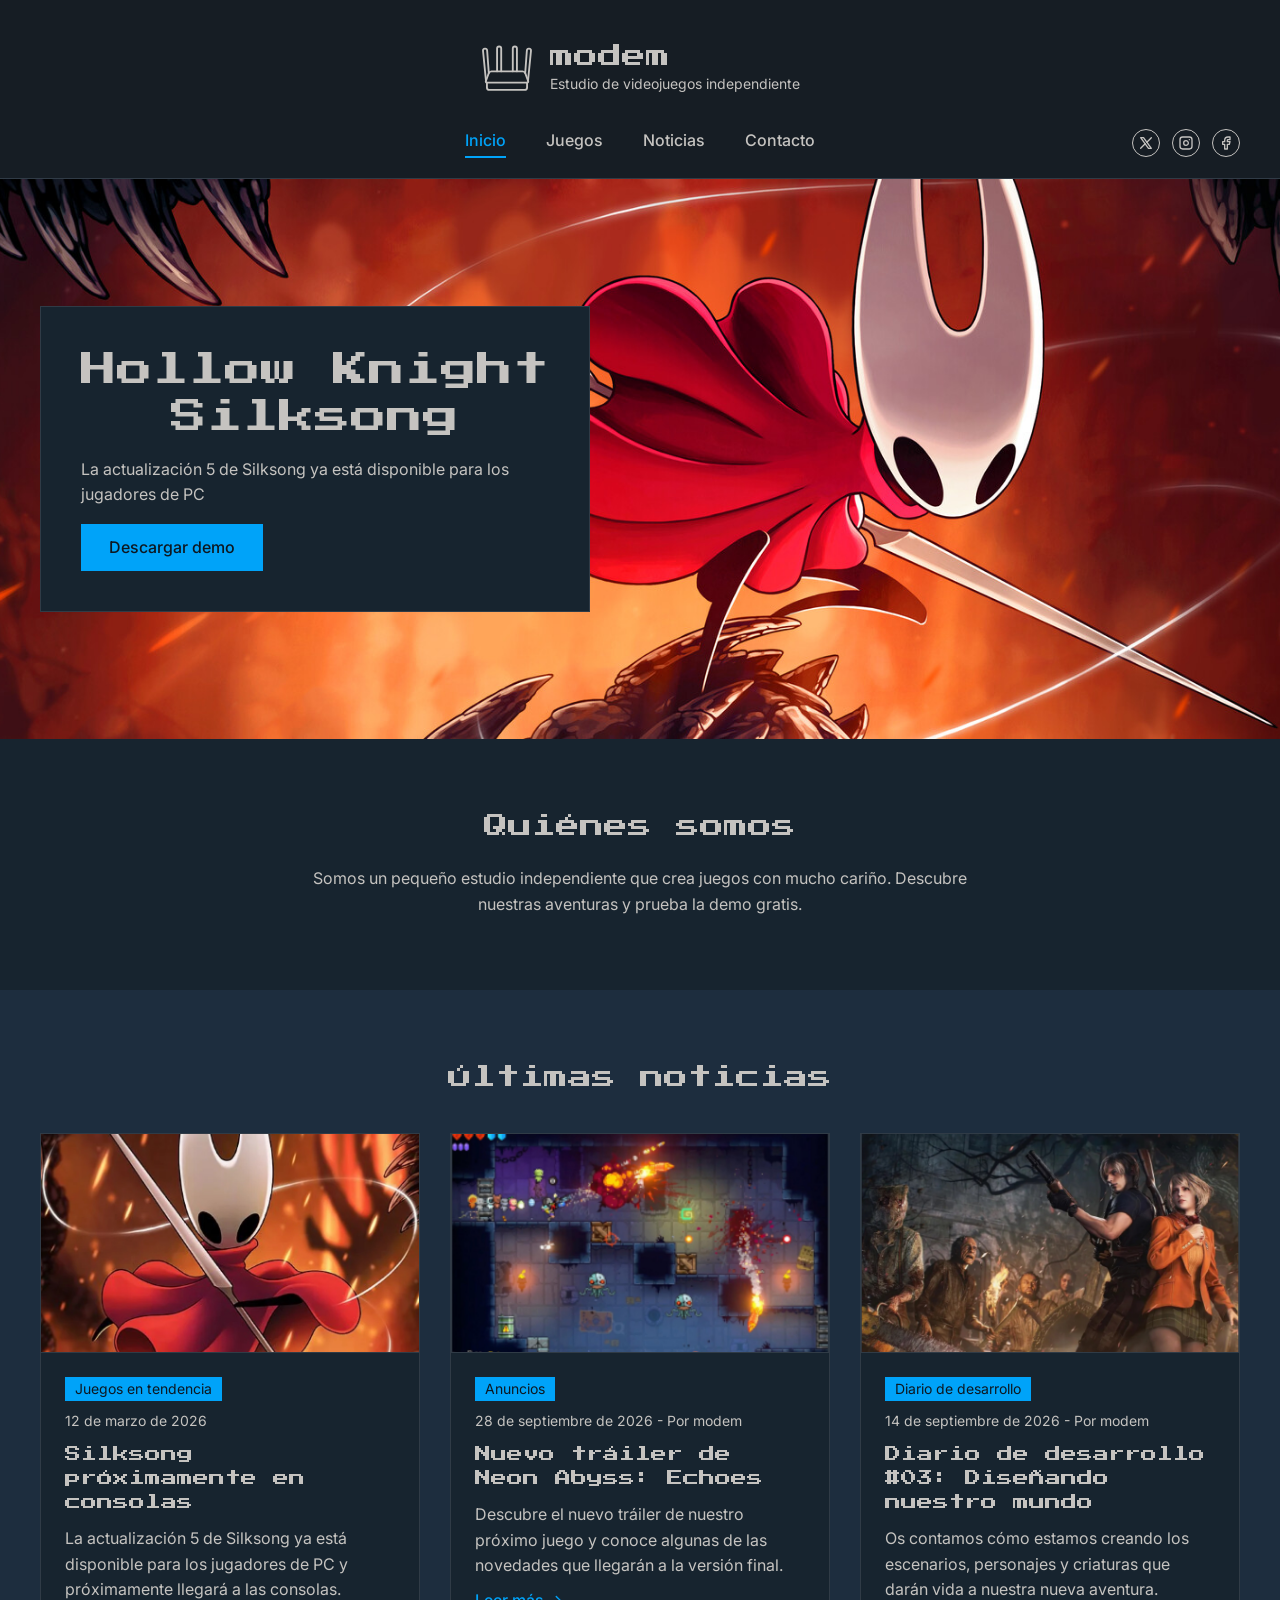
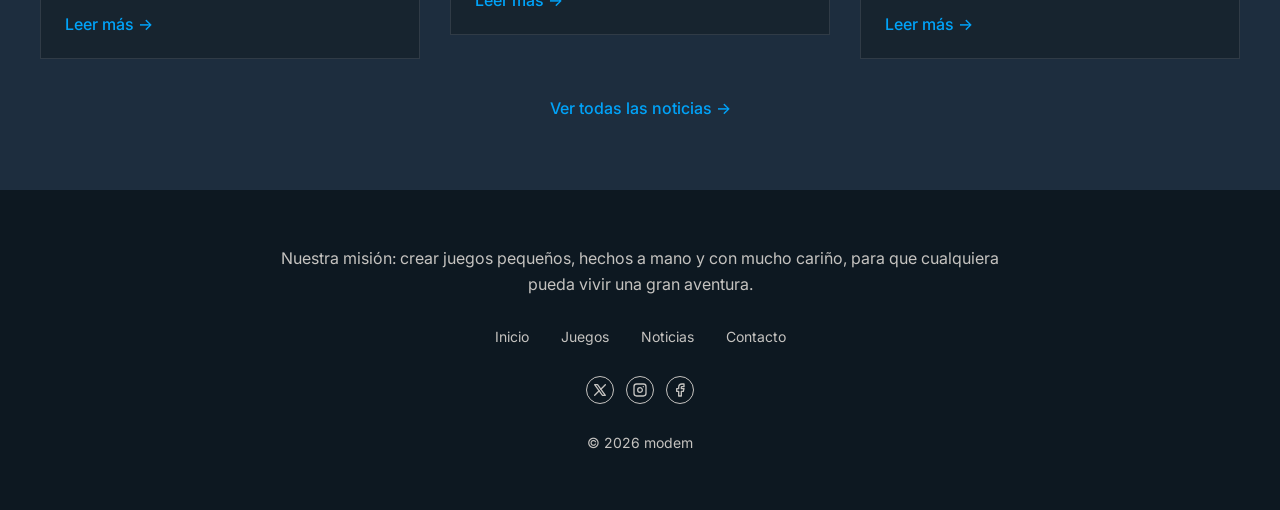
<file: index.html>
<!DOCTYPE html>
<html lang="es">
<head>
  <meta charset="UTF-8">
  <meta name="viewport" content="width=device-width, initial-scale=1.0">
  <title>modem · Estudio de videojuegos independiente</title>
  <meta name="description" content="modem es un pequeño estudio independiente que crea juegos con mucho cariño.">
  <link rel="icon" href="img/logo/modem-icono-negro.svg" type="image/svg+xml">

  <!-- Fuentes de Google: Press Start 2P (títulos) e Inter (texto) -->
  <link rel="preconnect" href="https://fonts.googleapis.com">
  <link rel="preconnect" href="https://fonts.gstatic.com" crossorigin>
  <link rel="stylesheet" href="https://fonts.googleapis.com/css2?family=Inter:wght@400;500&family=Press+Start+2P&display=swap">

  <!-- Estilos: primero la base, luego los componentes y al final los de esta página -->
  <link rel="stylesheet" href="css/base.css">
  <link rel="stylesheet" href="css/components.css">
  <link rel="stylesheet" href="css/pages/inicio.css">

  <!-- JavaScript ("defer" = se ejecuta cuando el HTML ya está cargado) -->
  <script src="js/main.js" defer></script>
  <script src="js/modal-demo.js" defer></script>
</head>
<body>
  <!-- Enlace para saltar el menú con el teclado (solo se ve al pulsar Tab) -->
  <a class="saltar-contenido" href="#contenido">Saltar al contenido</a>

  <!-- ============================== HEADER ==============================
       Igual en todas las páginas: NO lo cambies.
       La página actual se marca sola en el menú (lo hace js/main.js). -->
  <header class="header">
    <div class="header__barra contenedor">
      <a class="logo" href="index.html">
        <svg class="logo__icono" viewBox="0 8 260 232" aria-hidden="true" focusable="false"><path d="M82 140 V30 A10 10 0 0 1 102 30 V140"/><path d="M158 140 V30 A10 10 0 0 1 178 30 V140"/><path d="M28.4 185.6 L14.03 40.74 A10 10 0 0 1 33.97 39.26 L42 148.1"/><path d="M231.6 185.6 L245.97 40.74 A10 10 0 0 0 226.03 39.26 L218 148.1"/><path d="M55 140 H205 Q215 140 218.4 149.4 L231.6 185.6 Q235 195 225 195 H35 Q25 195 28.4 185.6 L41.6 149.4 Q45 140 55 140 Z"/><path d="M33 195 V218 Q33 230 45 230 H215 Q227 230 227 218 V195"/></svg>
        <span class="logo__texto">
          <span class="logo__nombre">modem</span>
          <span class="logo__lema">Estudio de videojuegos independiente</span>
        </span>
      </a>

      <!-- Botón hamburguesa: solo se ve en móvil -->
      <button class="menu-boton" type="button" aria-expanded="false" aria-controls="navegacion">
        <span class="menu-boton__rayas" aria-hidden="true"></span>
        <span class="visualmente-oculto">Abrir menú</span>
      </button>
    </div>

    <nav class="header__nav contenedor" id="navegacion" aria-label="Menú principal">
      <ul class="menu">
        <li><a class="menu__enlace" href="index.html">Inicio</a></li>
        <li><a class="menu__enlace" href="juegos.html">Juegos</a></li>
        <li><a class="menu__enlace" href="noticias.html">Noticias</a></li>
        <li><a class="menu__enlace" href="contacto.html">Contacto</a></li>
      </ul>

      <ul class="redes header__redes">
        <li><a class="red-social" href="https://x.com" target="_blank" rel="noopener" aria-label="modem en X (se abre en una pestaña nueva)"><svg class="icono icono--16 icono--x" viewBox="0 0 24 24" aria-hidden="true" focusable="false"><path d="M4 4l11.733 16h4.267l-11.733 -16l-4.267 0"/><path d="M4 20l6.768 -6.768m2.46 -2.46l6.772 -6.772"/></svg></a></li>
        <li><a class="red-social" href="https://www.instagram.com" target="_blank" rel="noopener" aria-label="modem en Instagram (se abre en una pestaña nueva)"><svg class="icono icono--16 icono--instagram" viewBox="0 0 24 24" aria-hidden="true" focusable="false"><path d="M3 7a4 4 0 0 1 4 -4h10a4 4 0 0 1 4 4v10a4 4 0 0 1 -4 4h-10a4 4 0 0 1 -4 -4l0 -10"/><path d="M8.5 12a3.5 3.5 0 1 0 7 0a3.5 3.5 0 0 0 -7 0"/><path d="M17 7v.01"/></svg></a></li>
        <li><a class="red-social" href="https://www.facebook.com" target="_blank" rel="noopener" aria-label="modem en Facebook (se abre en una pestaña nueva)"><svg class="icono icono--16 icono--facebook" viewBox="0 0 24 24" aria-hidden="true" focusable="false"><path d="M7 10v4h3v7h4v-7h3l1 -4h-4v-2a1 1 0 0 1 1 -1h3v-4h-3a5 5 0 0 0 -5 5v2h-3"/></svg></a></li>
      </ul>
    </nav>
  </header>

  <!-- INICIO (Figma: "01 · Pantallas" → "Inicio · Escritorio").
       Maquetación en css/pages/inicio.css. -->
  <main id="contenido">

    <!-- BANNER: juego destacado con la imagen a pantalla completa.
         "Descargar demo" abre el modal de descarga (js/modal-demo.js). -->
    <section class="banner" aria-labelledby="titulo-banner">
      <img class="banner__imagen" src="img/juegos/banner-inicio.jpg" width="1920" height="620" alt="Hornet, la protagonista de Silksong, con su capa roja y su aguja">
      <div class="contenedor">
        <div class="banner__caja">
          <h1 id="titulo-banner">Hollow Knight<br>Silksong</h1>
          <p>La actualización 5 de Silksong ya está disponible para los jugadores de PC</p>
          <button class="boton" type="button" data-demo="Hollow Knight Silksong" data-plataformas="PC" data-tamano="760">Descargar demo</button>
        </div>
      </div>
    </section>


    <!-- QUIÉNES SOMOS -->
    <section class="seccion seccion--oscura quienes" aria-labelledby="titulo-quienes">
      <div class="contenedor quienes__contenido">
        <h2 id="titulo-quienes">Quiénes somos</h2>
        <p>Somos un pequeño estudio independiente que crea juegos con mucho cariño. Descubre nuestras aventuras y prueba la demo gratis.</p>
      </div>
    </section>


    <!-- ÚLTIMAS NOTICIAS: las 3 más recientes. Todos los "Leer más" llevan
         a noticia.html; el título escondido (visualmente-oculto) dice a
         qué noticia va cada uno. -->
    <section class="seccion ultimas" aria-labelledby="titulo-ultimas">
      <div class="contenedor ultimas__contenido">
        <h2 id="titulo-ultimas">Últimas noticias</h2>
        <ul class="rejilla-noticias">
          <li>
            <article class="tarjeta-noticia">
              <img class="tarjeta-noticia__imagen" src="img/noticias/noticia-1.jpg" alt="Hornet, la protagonista de Silksong, con su capa roja y su aguja" width="380" height="220" loading="lazy">
              <div class="tarjeta-noticia__contenido">
                <span class="etiqueta-categoria">Juegos en tendencia</span>
                <p class="fecha">12 de marzo de 2026</p>
                <h3>Silksong próximamente en consolas</h3>
                <p>La actualización 5 de Silksong ya está disponible para los jugadores de PC y próximamente llegará a las consolas.</p>
                <a class="enlace" href="noticia.html">Leer más<span class="visualmente-oculto">: Silksong próximamente en consolas</span> →</a>
              </div>
            </article>
          </li>
          <li>
            <article class="tarjeta-noticia">
              <img class="tarjeta-noticia__imagen" src="img/noticias/noticia-2.jpg" alt="Partida de Neon Abyss: Echoes en una sala llena de enemigos y explosiones" width="380" height="220" loading="lazy">
              <div class="tarjeta-noticia__contenido">
                <span class="etiqueta-categoria">Anuncios</span>
                <p class="fecha">28 de septiembre de 2026 - Por modem</p>
                <h3>Nuevo tráiler de Neon Abyss: Echoes</h3>
                <p>Descubre el nuevo tráiler de nuestro próximo juego y conoce algunas de las novedades que llegarán a la versión final.</p>
                <a class="enlace" href="noticia.html">Leer más<span class="visualmente-oculto">: Nuevo tráiler de Neon Abyss: Echoes</span> →</a>
              </div>
            </article>
          </li>
          <li>
            <article class="tarjeta-noticia">
              <img class="tarjeta-noticia__imagen" src="img/noticias/noticia-3.jpg" alt="Un grupo de aldeanos amenazantes con antorchas rodea a dos personajes en un bosque" width="380" height="220" loading="lazy">
              <div class="tarjeta-noticia__contenido">
                <span class="etiqueta-categoria">Diario de desarrollo</span>
                <p class="fecha">14 de septiembre de 2026 - Por modem</p>
                <h3>Diario de desarrollo #03: Diseñando nuestro mundo</h3>
                <p>Os contamos cómo estamos creando los escenarios, personajes y criaturas que darán vida a nuestra nueva aventura.</p>
                <a class="enlace" href="noticia.html">Leer más<span class="visualmente-oculto">: Diario de desarrollo #03: Diseñando nuestro mundo</span> →</a>
              </div>
            </article>
          </li>
        </ul>
        <a class="enlace" href="noticias.html">Ver todas las noticias →</a>
      </div>
    </section>

  </main>

  <!-- ============================== FOOTER ==============================
       Igual en todas las páginas: NO lo cambies. -->
  <footer class="footer">
    <p class="footer__mision">Nuestra misión: crear juegos pequeños, hechos a mano y con mucho cariño, para que cualquiera pueda vivir una gran aventura.</p>

    <nav aria-label="Enlaces del pie de página">
      <ul class="footer__enlaces">
        <li><a href="index.html">Inicio</a></li>
        <li><a href="juegos.html">Juegos</a></li>
        <li><a href="noticias.html">Noticias</a></li>
        <li><a href="contacto.html">Contacto</a></li>
      </ul>
    </nav>

    <ul class="redes">
      <li><a class="red-social" href="https://x.com" target="_blank" rel="noopener" aria-label="modem en X (se abre en una pestaña nueva)"><svg class="icono icono--16 icono--x" viewBox="0 0 24 24" aria-hidden="true" focusable="false"><path d="M4 4l11.733 16h4.267l-11.733 -16l-4.267 0"/><path d="M4 20l6.768 -6.768m2.46 -2.46l6.772 -6.772"/></svg></a></li>
      <li><a class="red-social" href="https://www.instagram.com" target="_blank" rel="noopener" aria-label="modem en Instagram (se abre en una pestaña nueva)"><svg class="icono icono--16 icono--instagram" viewBox="0 0 24 24" aria-hidden="true" focusable="false"><path d="M3 7a4 4 0 0 1 4 -4h10a4 4 0 0 1 4 4v10a4 4 0 0 1 -4 4h-10a4 4 0 0 1 -4 -4l0 -10"/><path d="M8.5 12a3.5 3.5 0 1 0 7 0a3.5 3.5 0 0 0 -7 0"/><path d="M17 7v.01"/></svg></a></li>
      <li><a class="red-social" href="https://www.facebook.com" target="_blank" rel="noopener" aria-label="modem en Facebook (se abre en una pestaña nueva)"><svg class="icono icono--16 icono--facebook" viewBox="0 0 24 24" aria-hidden="true" focusable="false"><path d="M7 10v4h3v7h4v-7h3l1 -4h-4v-2a1 1 0 0 1 1 -1h3v-4h-3a5 5 0 0 0 -5 5v2h-3"/></svg></a></li>
    </ul>

    <p class="footer__copyright">© 2026 modem</p>
  </footer>
</body>
</html>
</file>
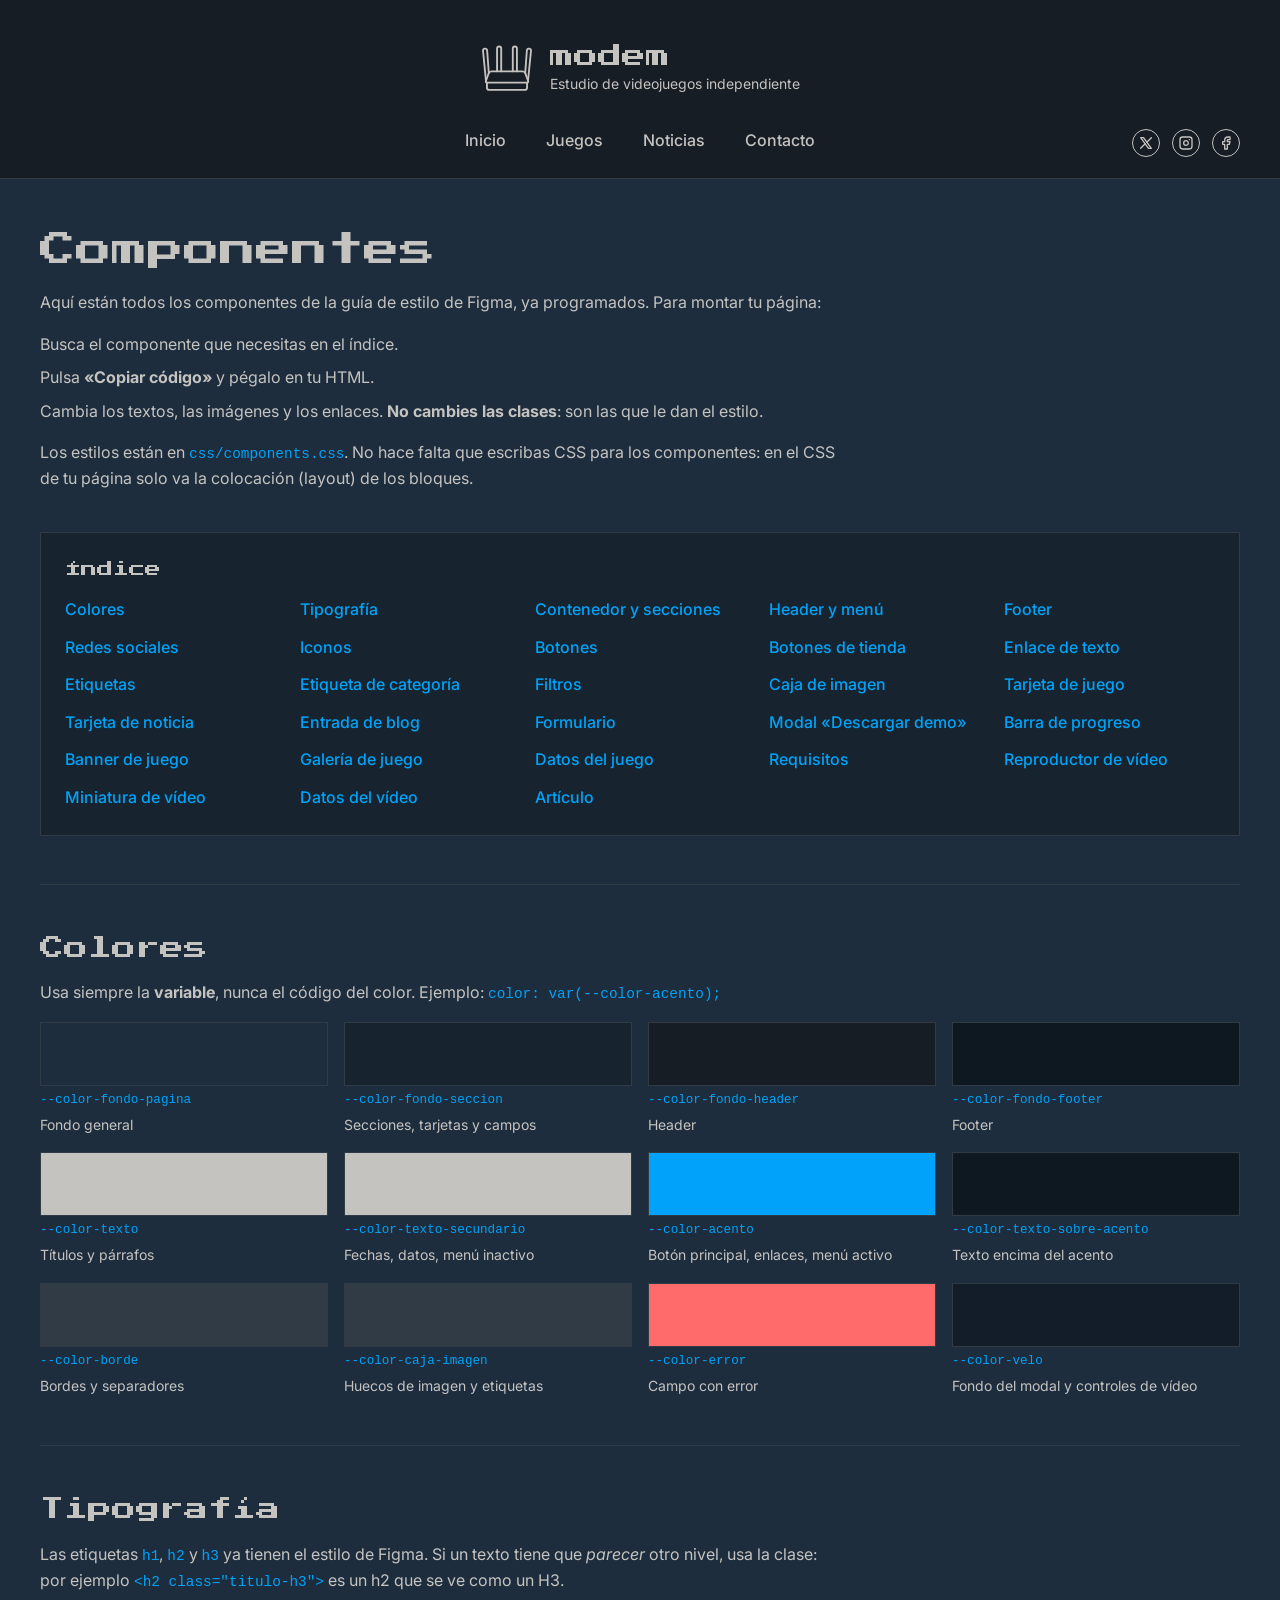
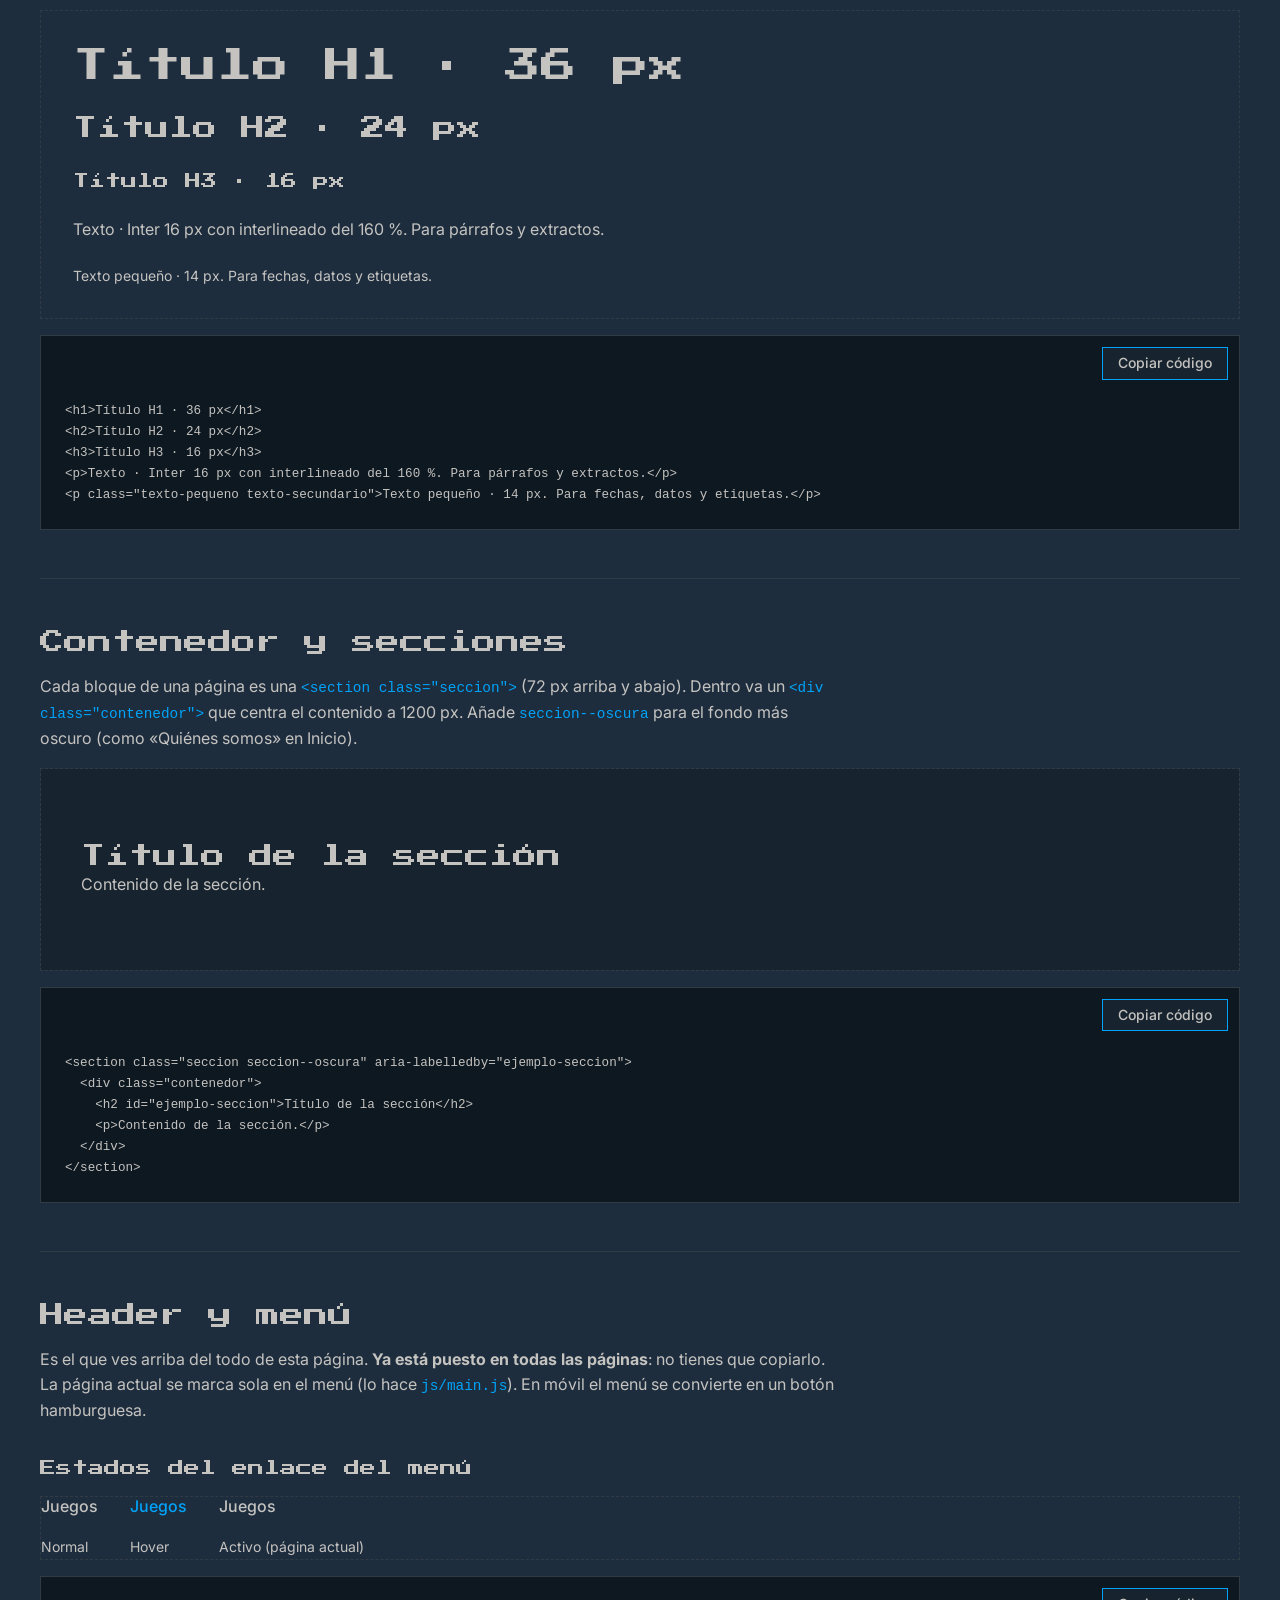
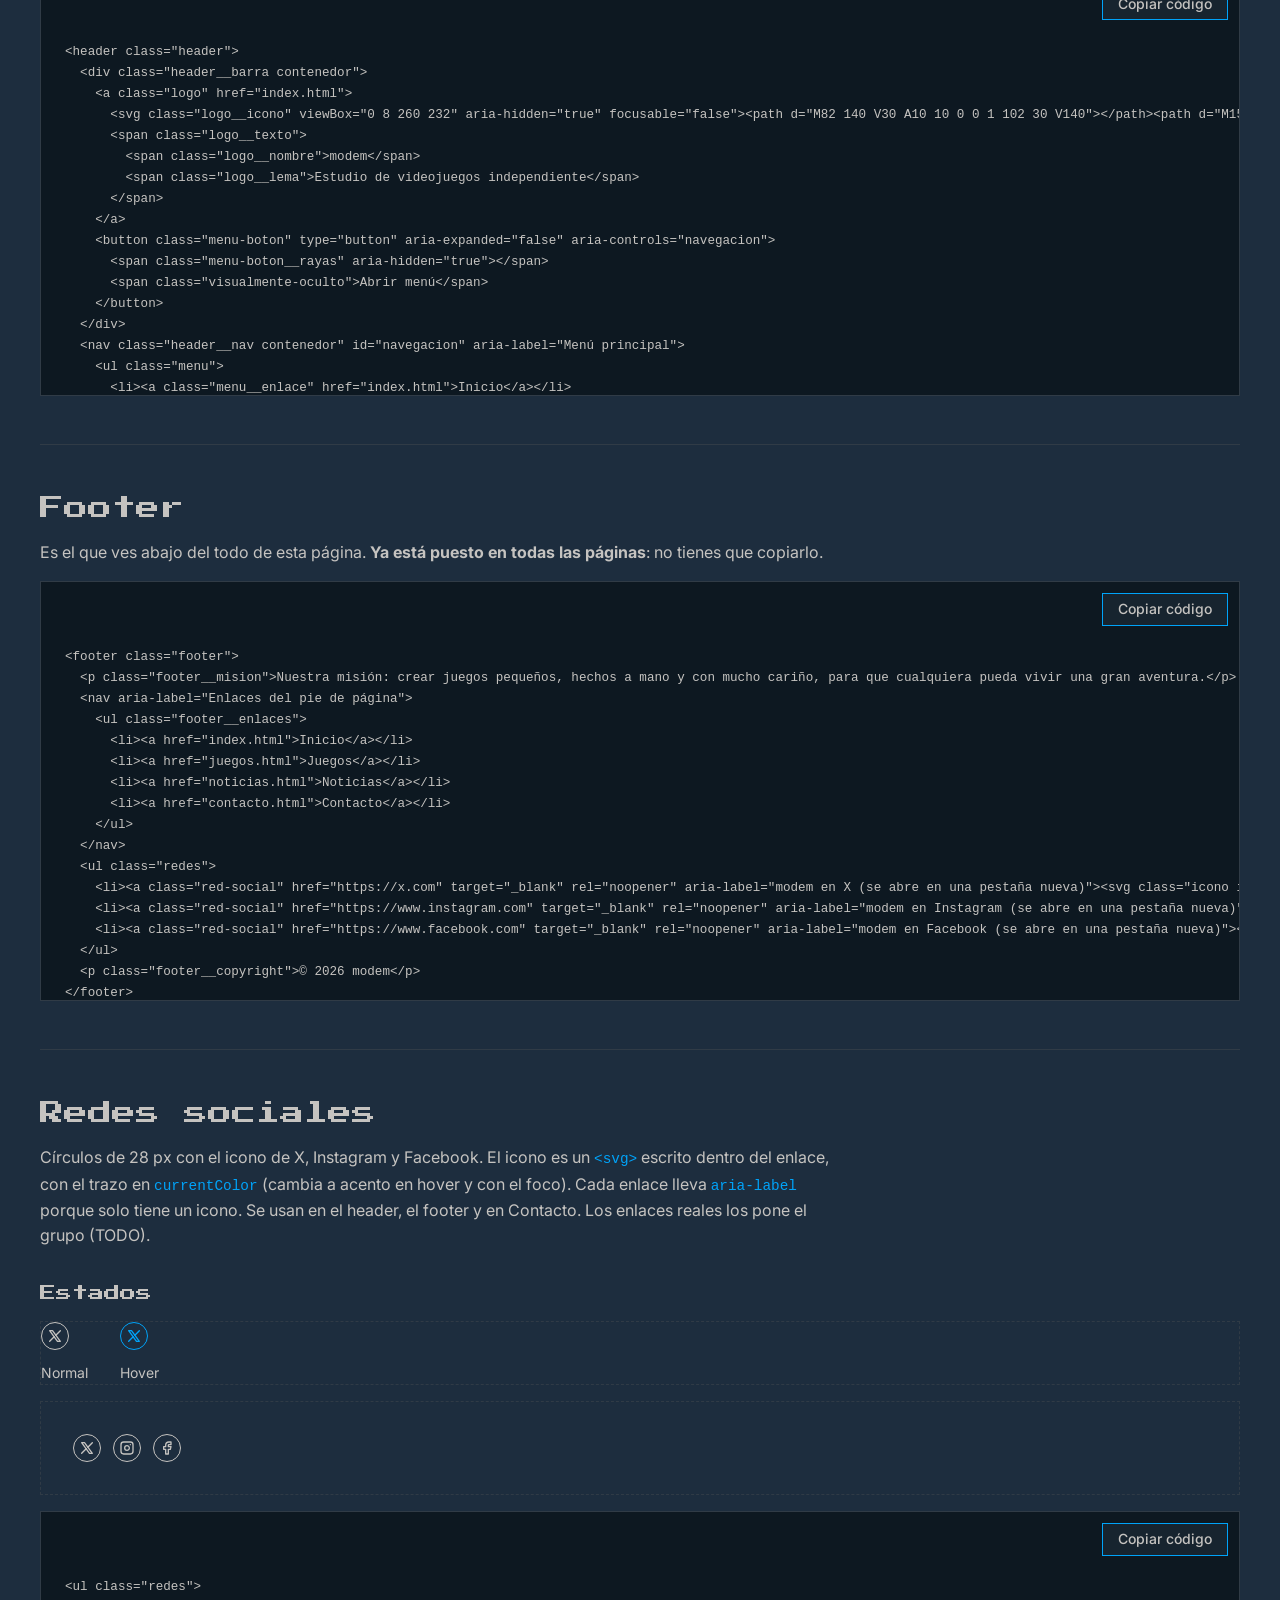
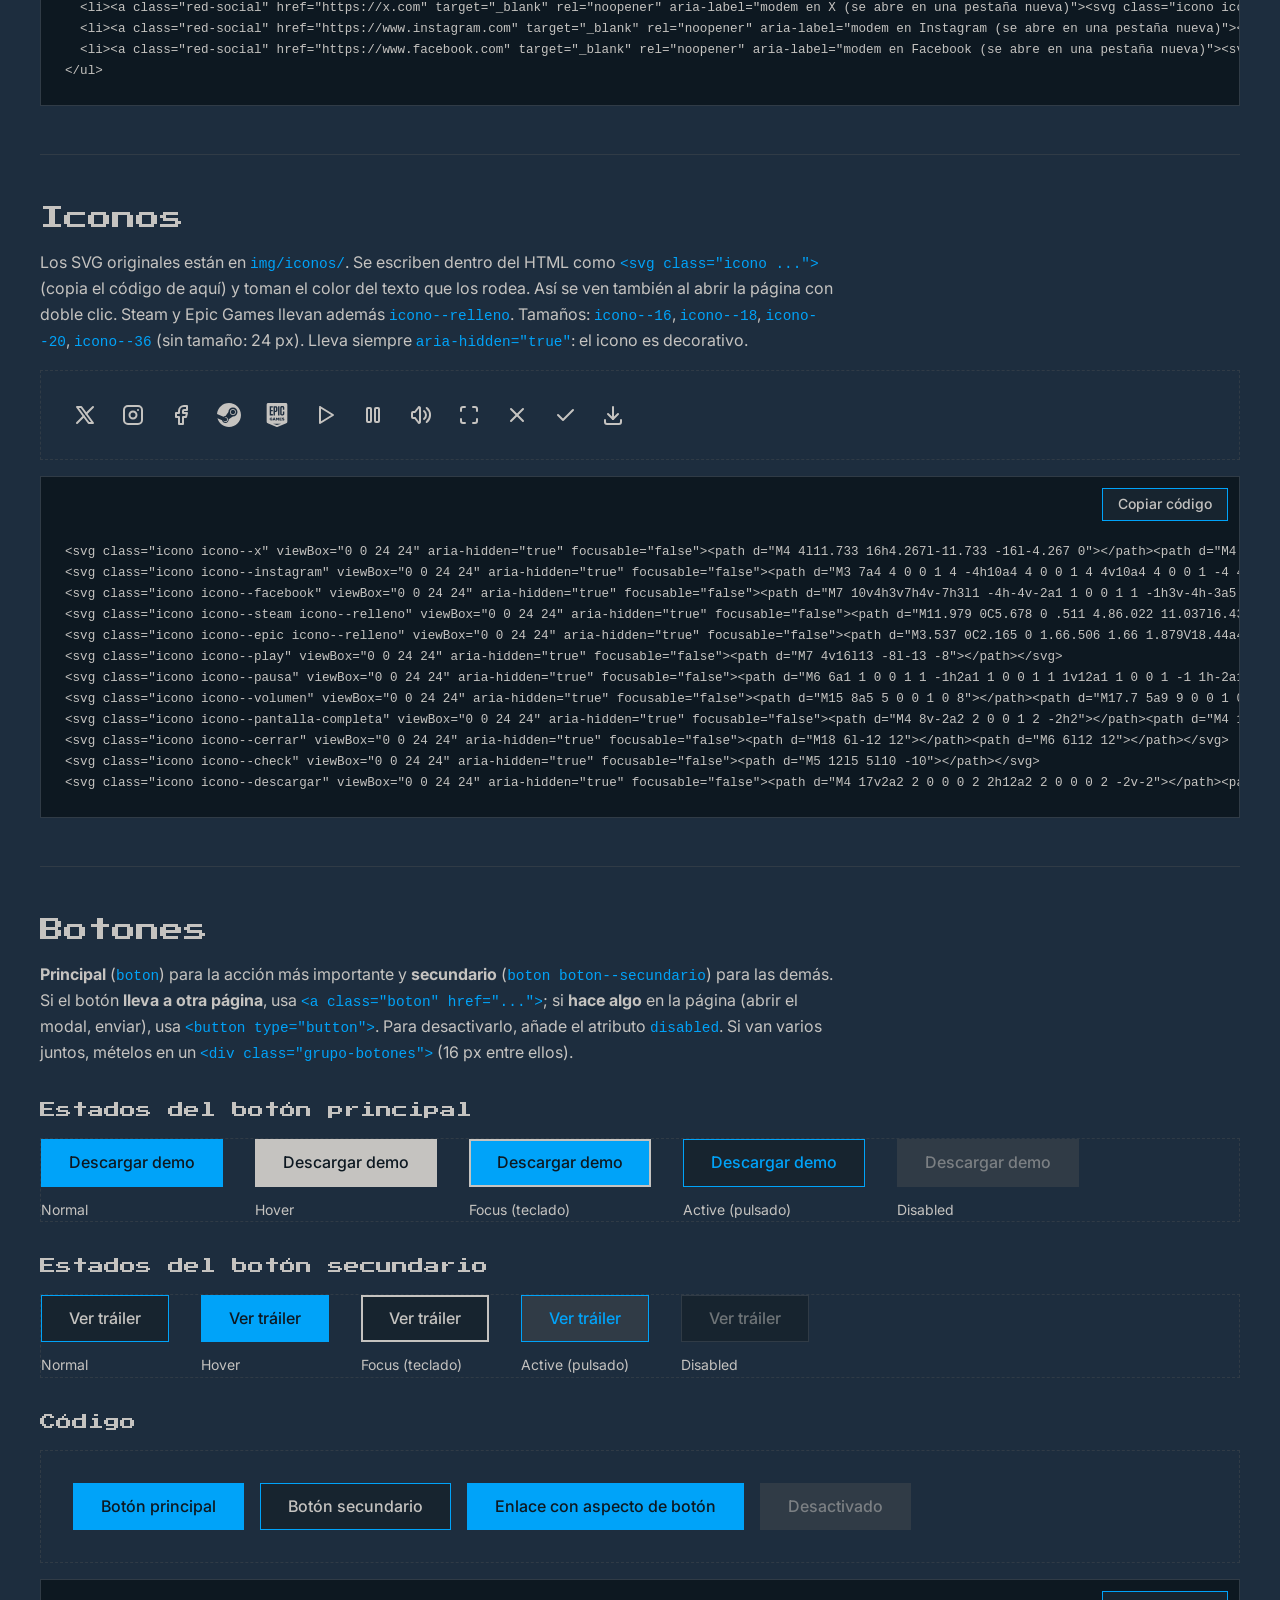
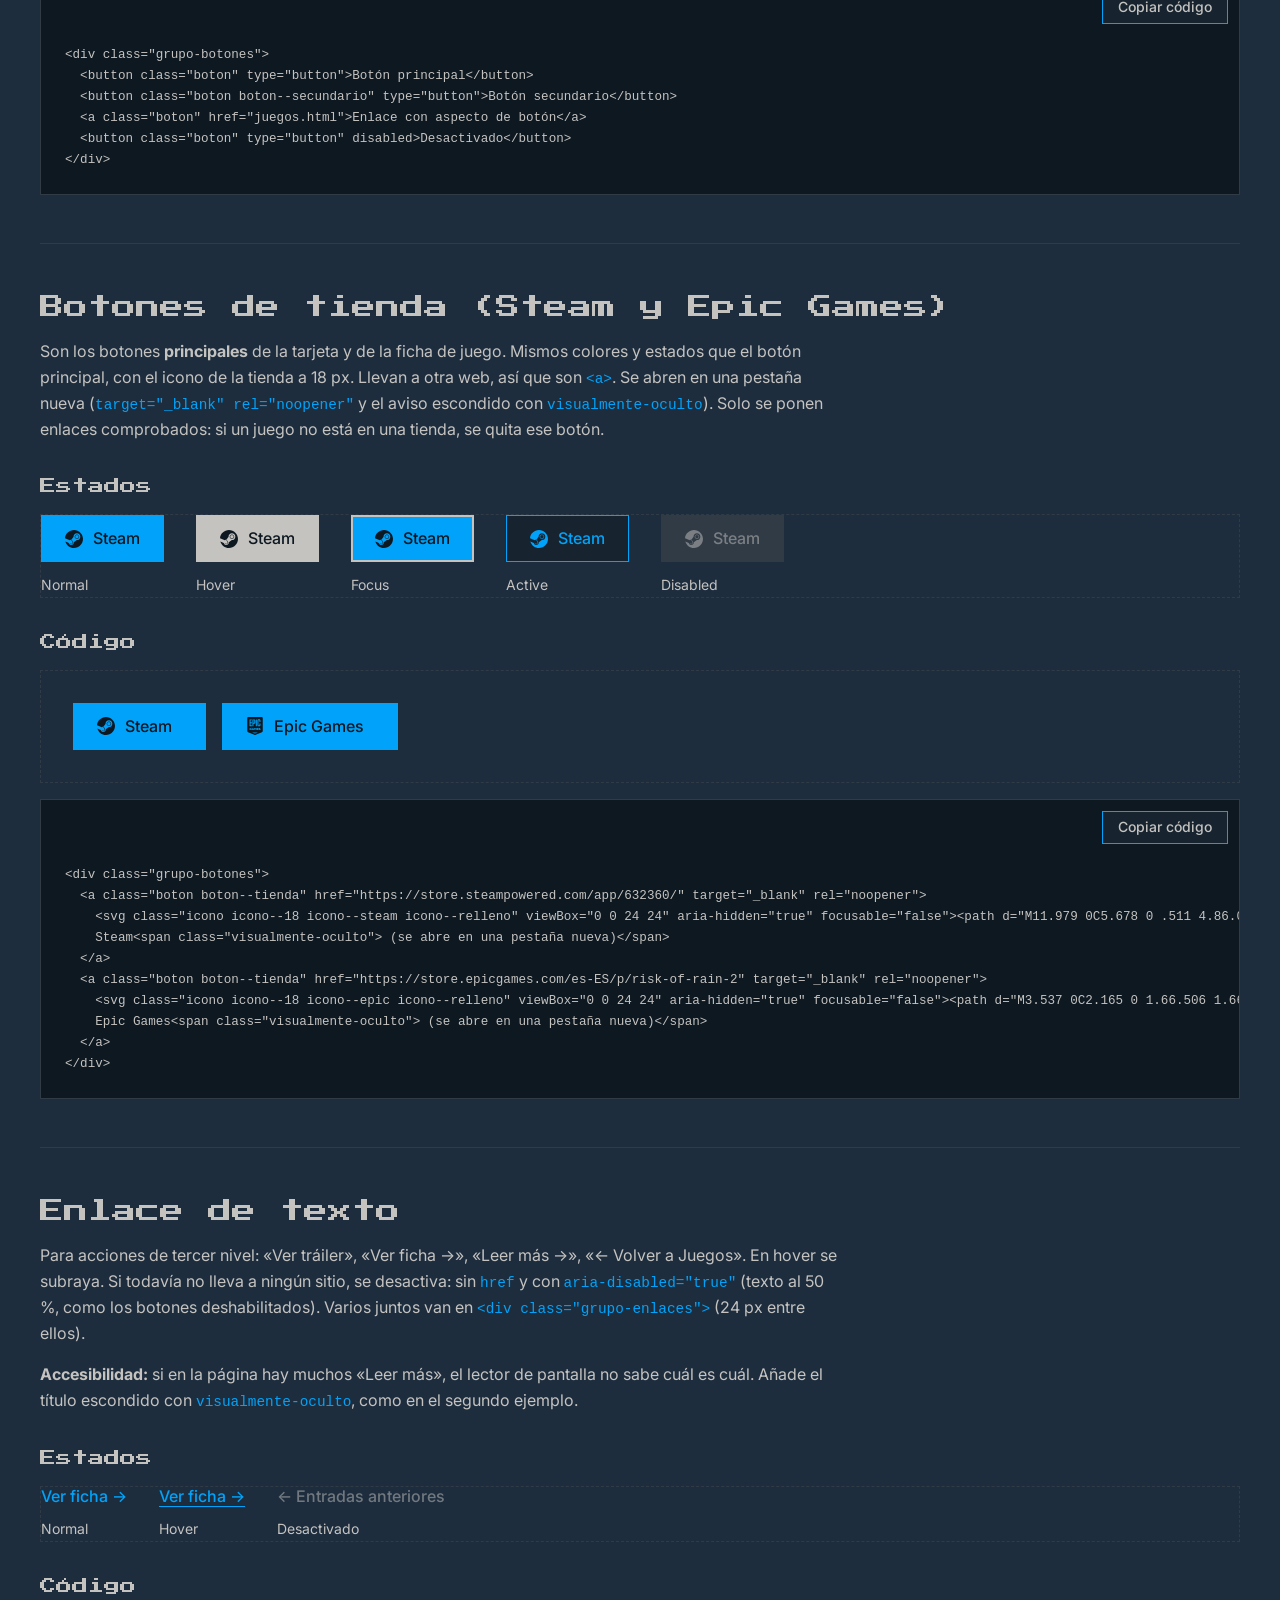
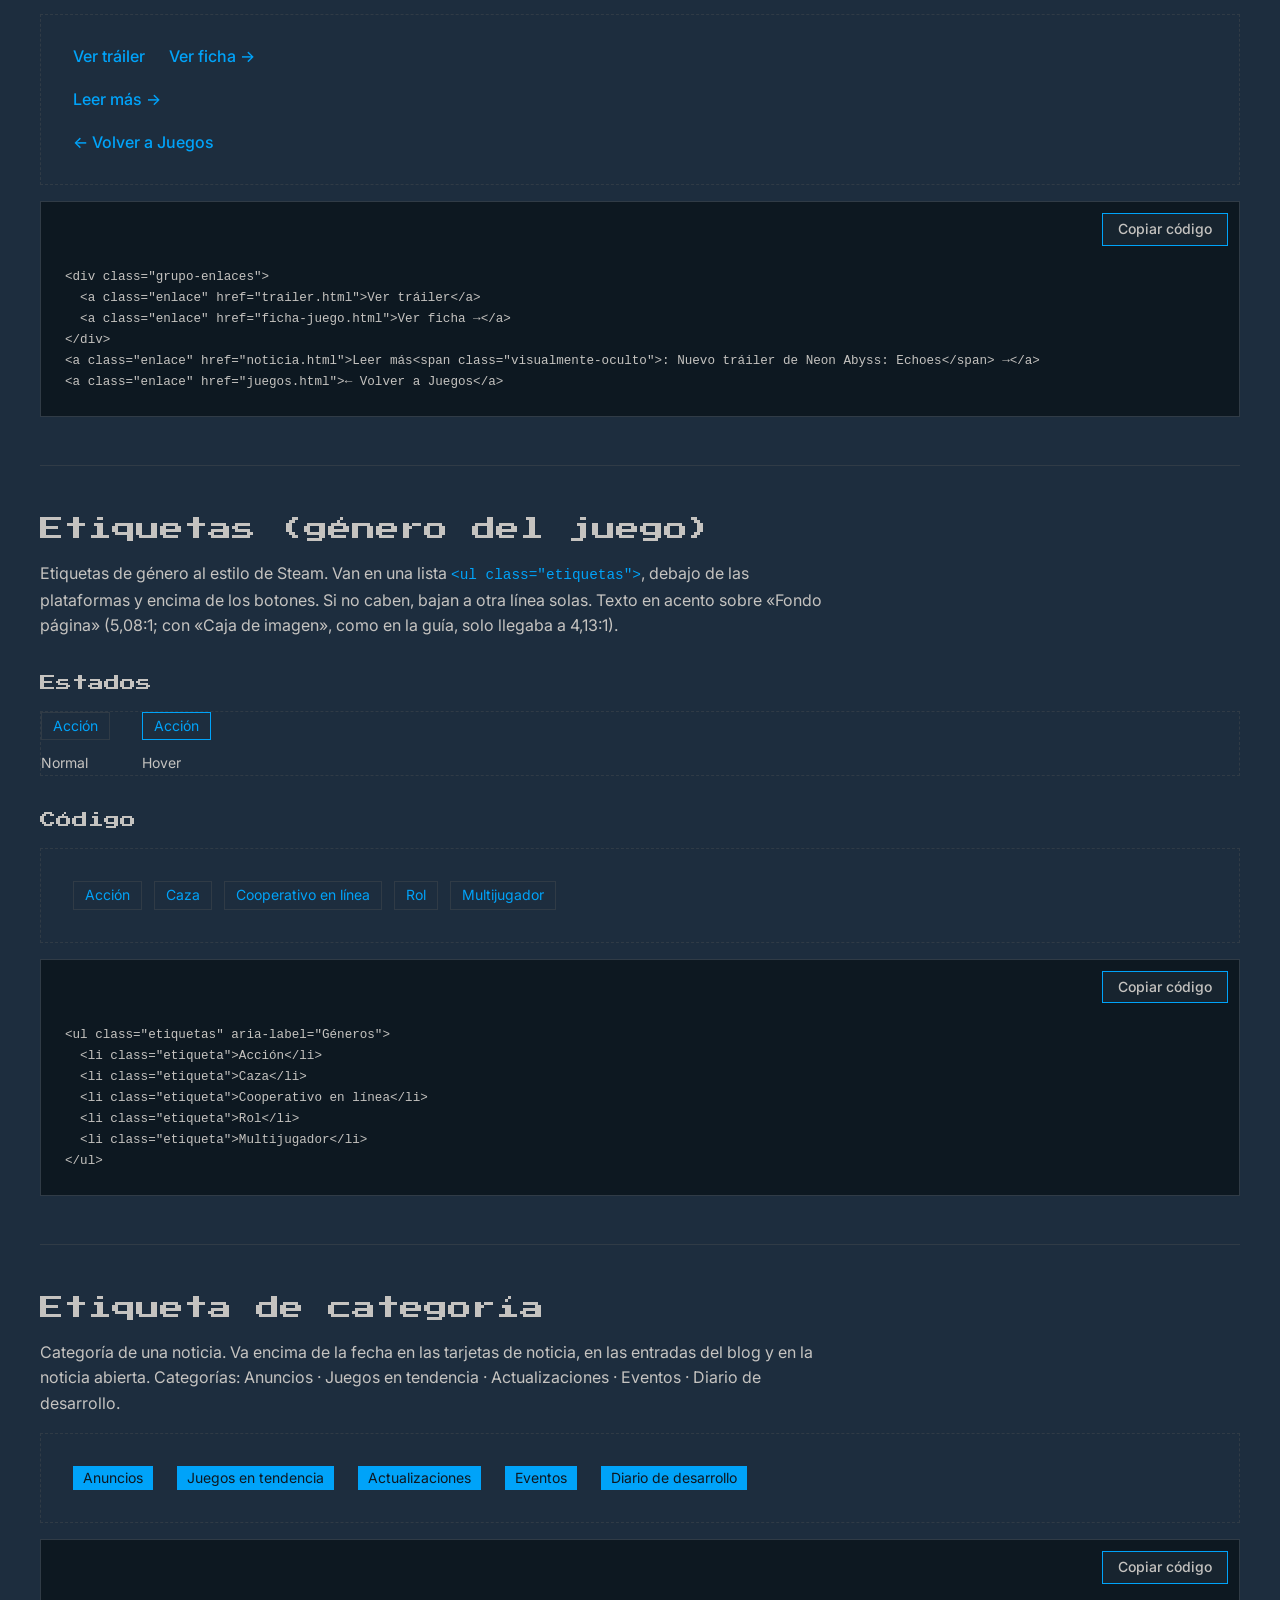
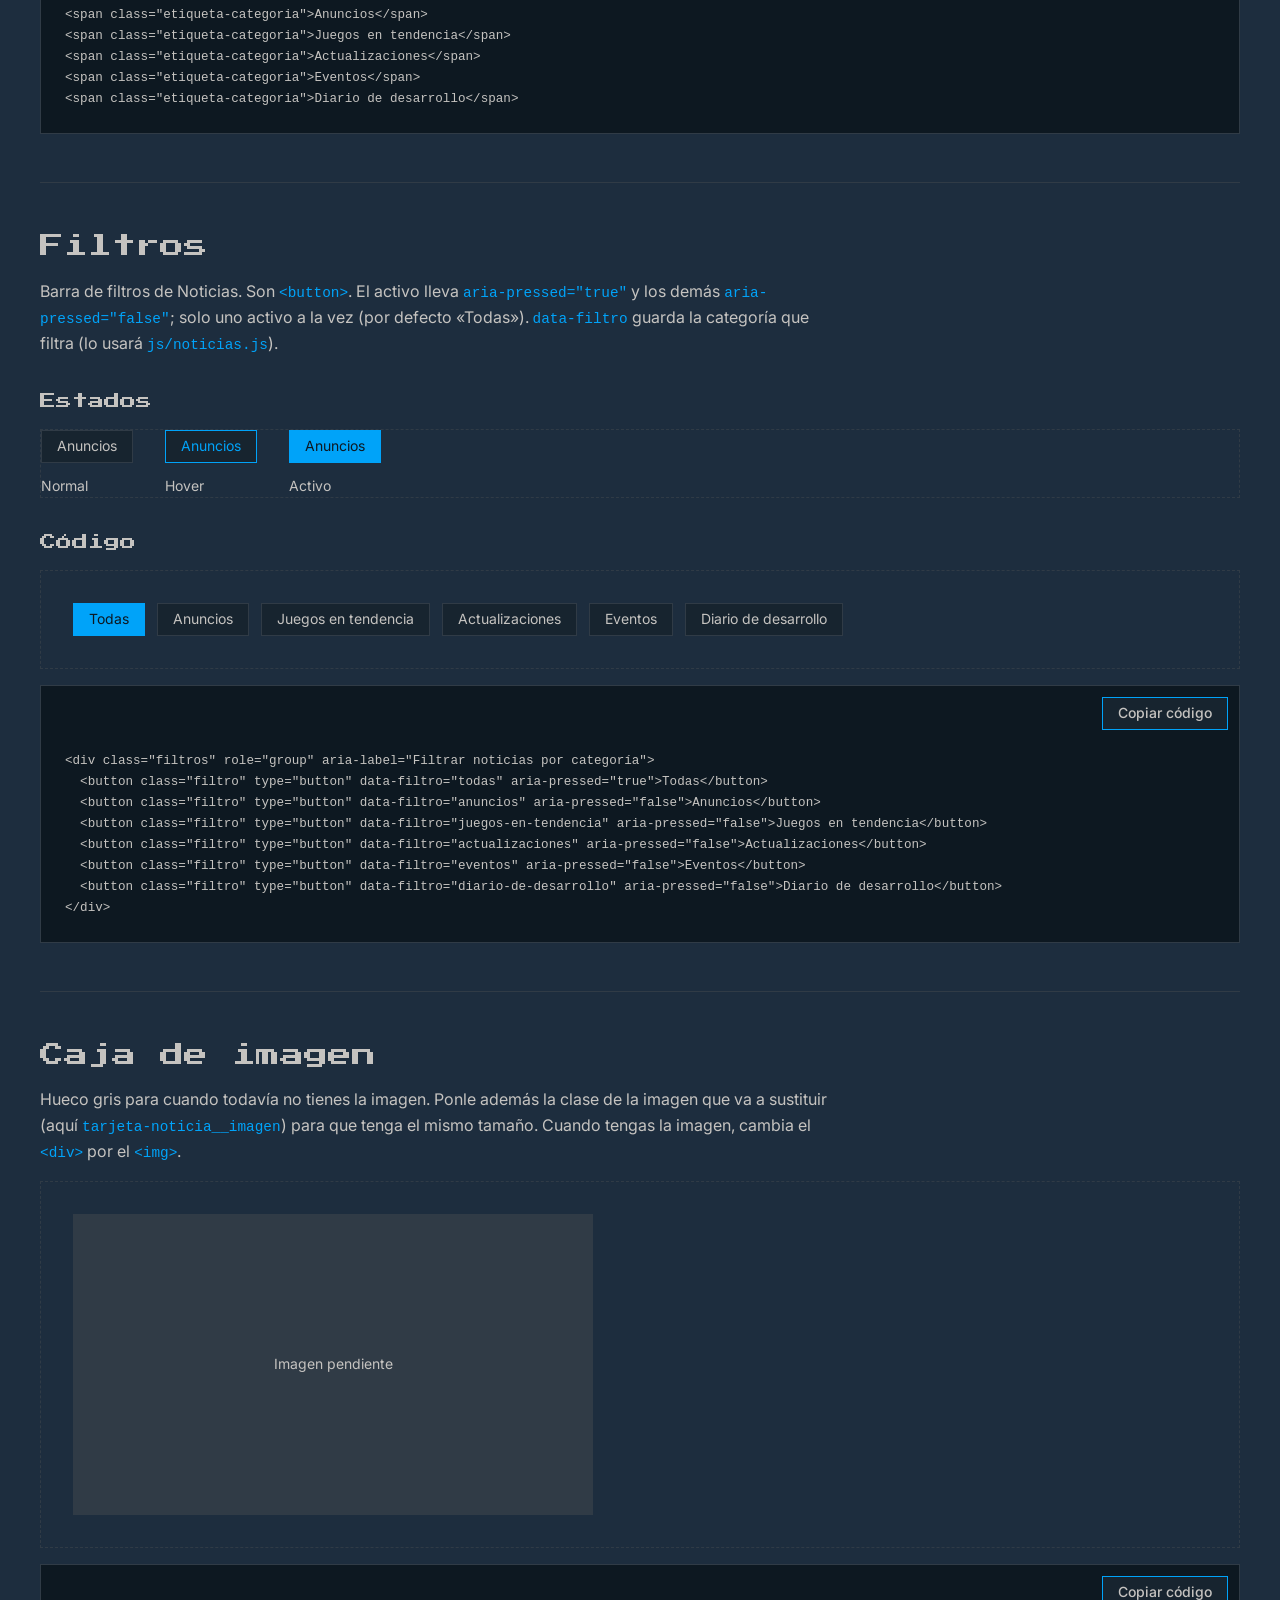
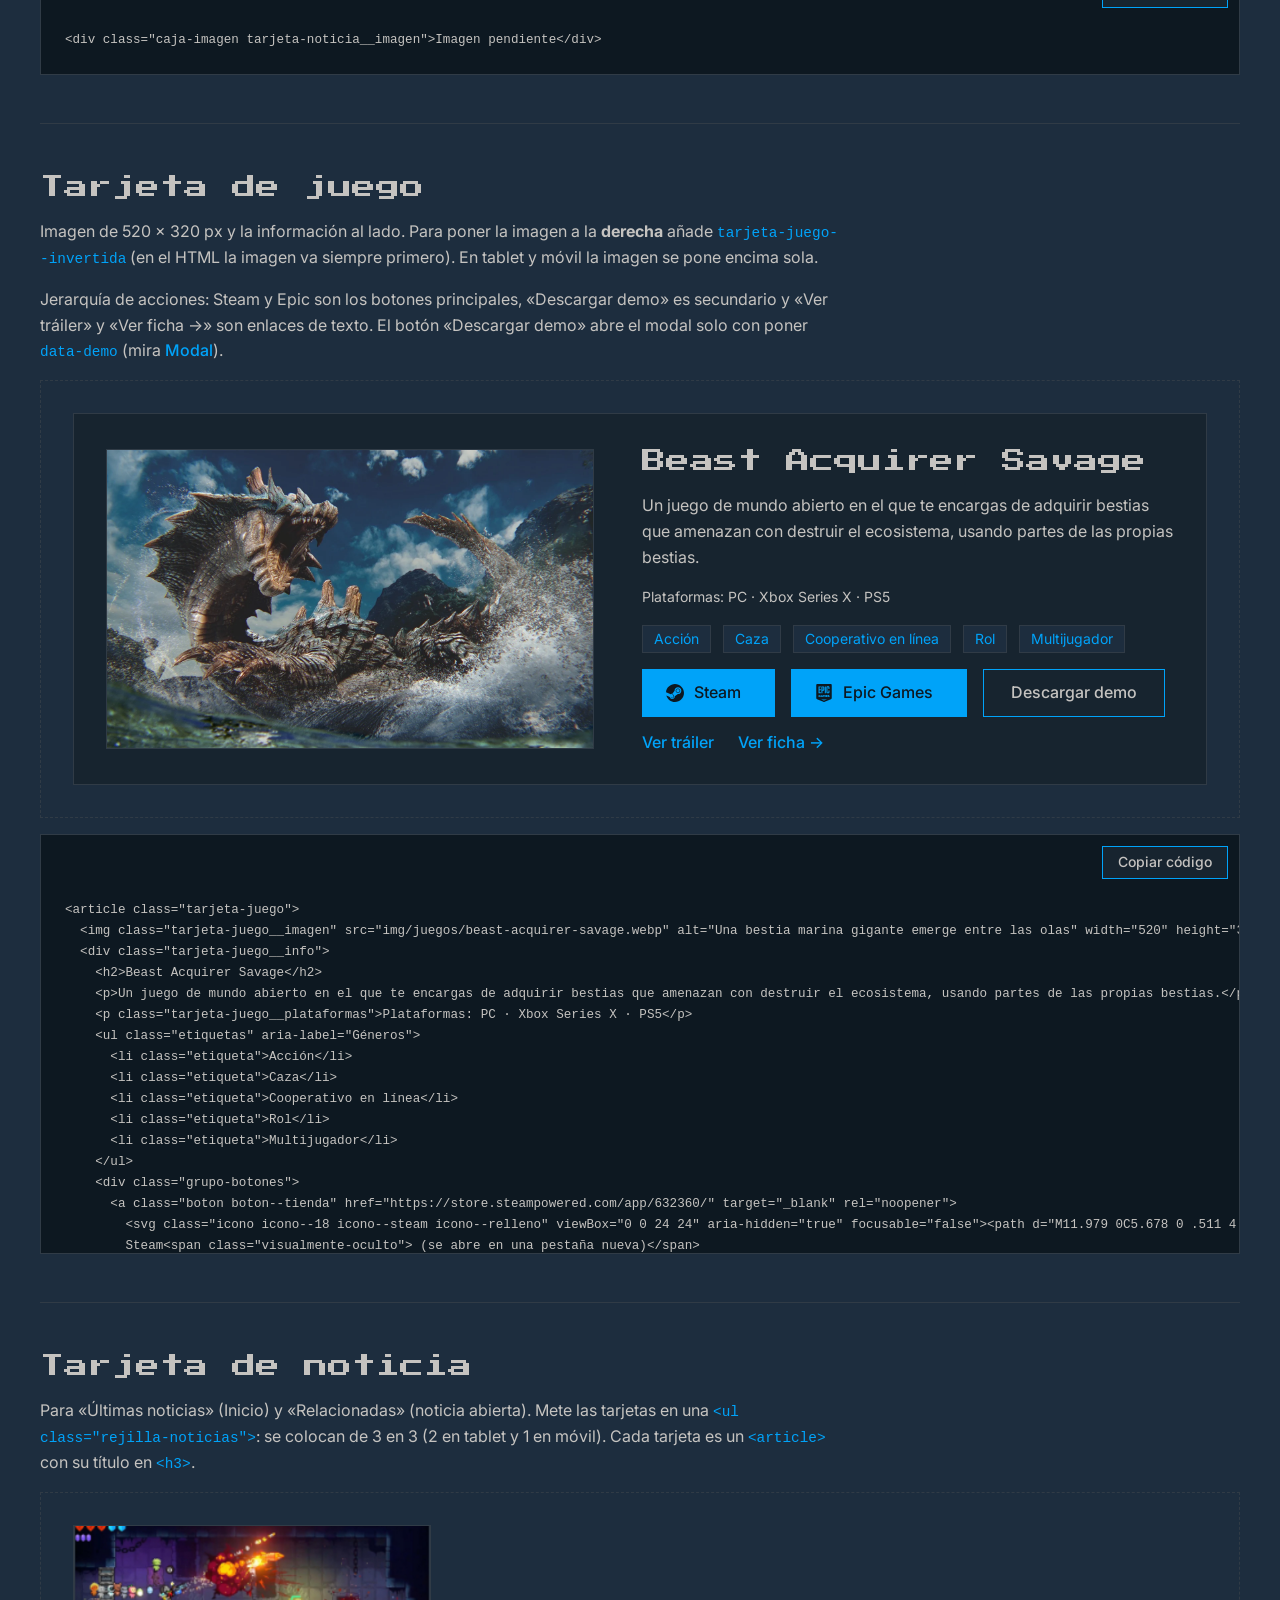
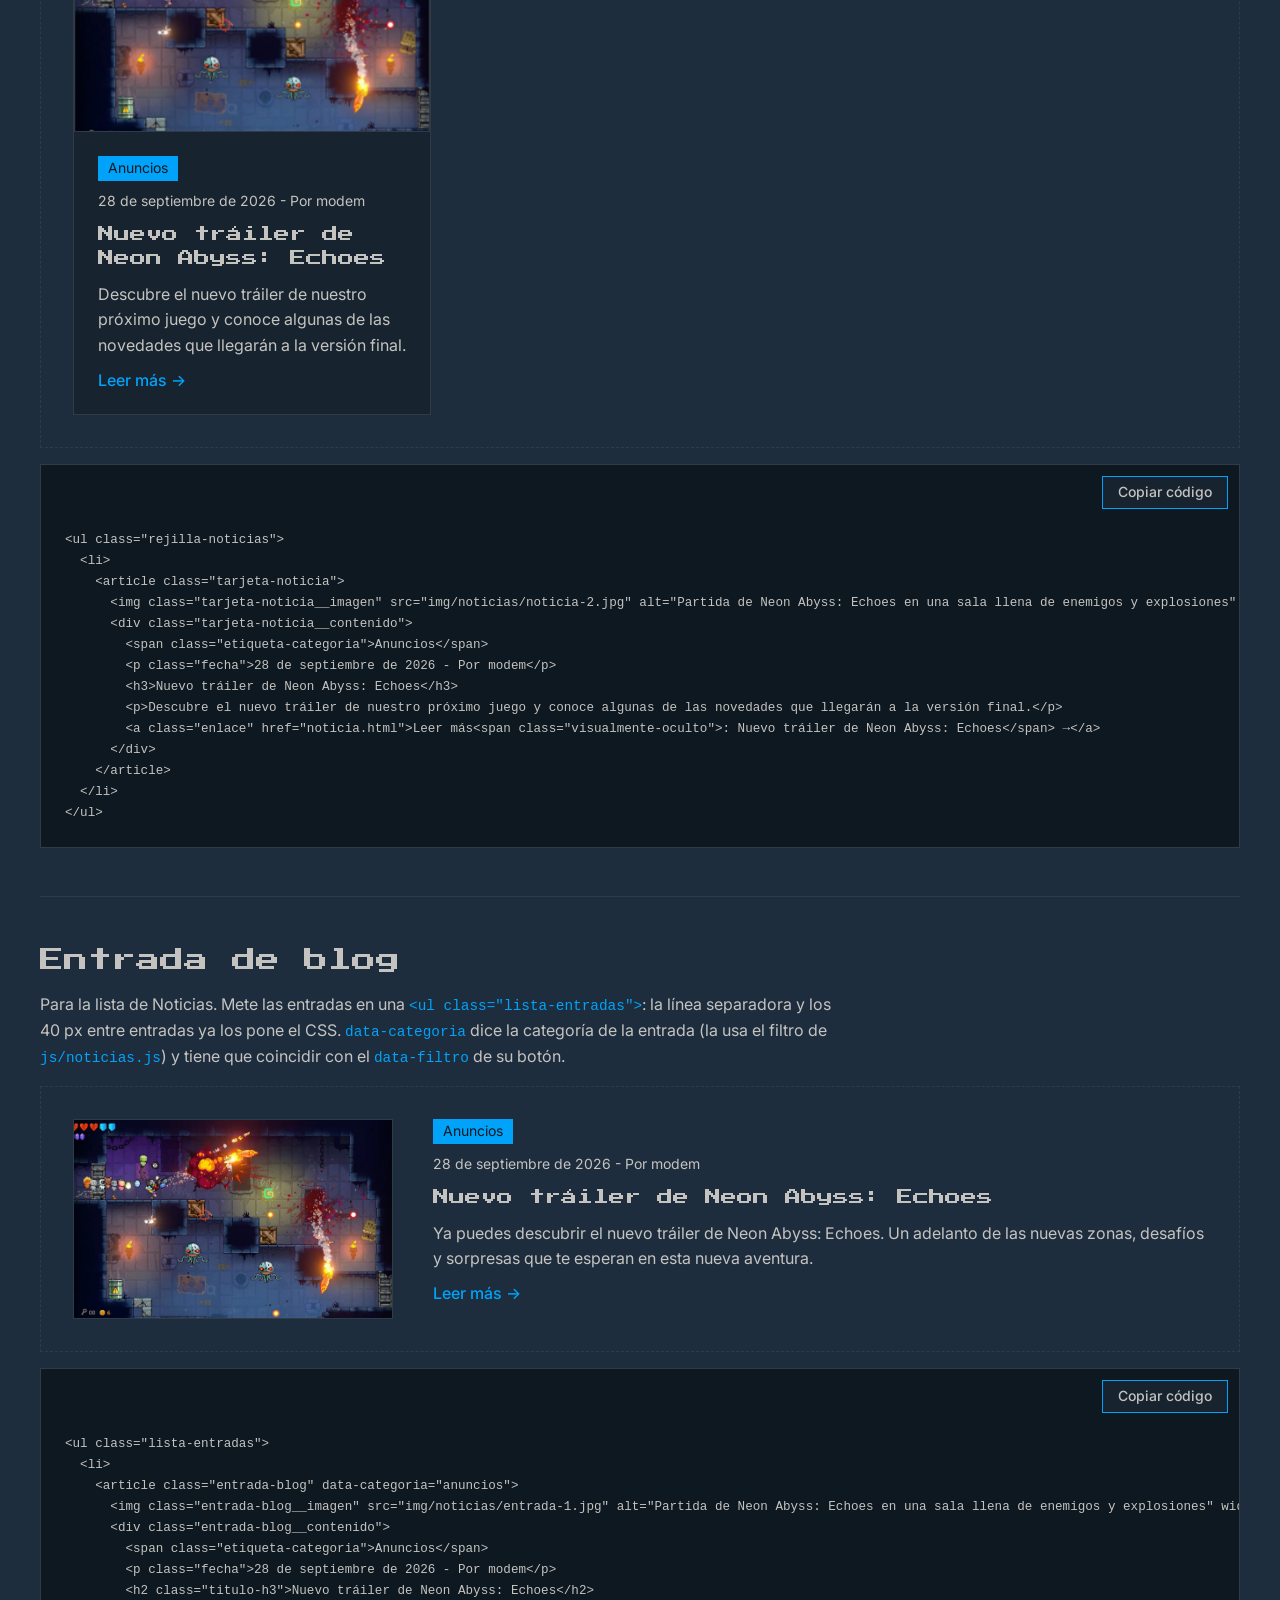
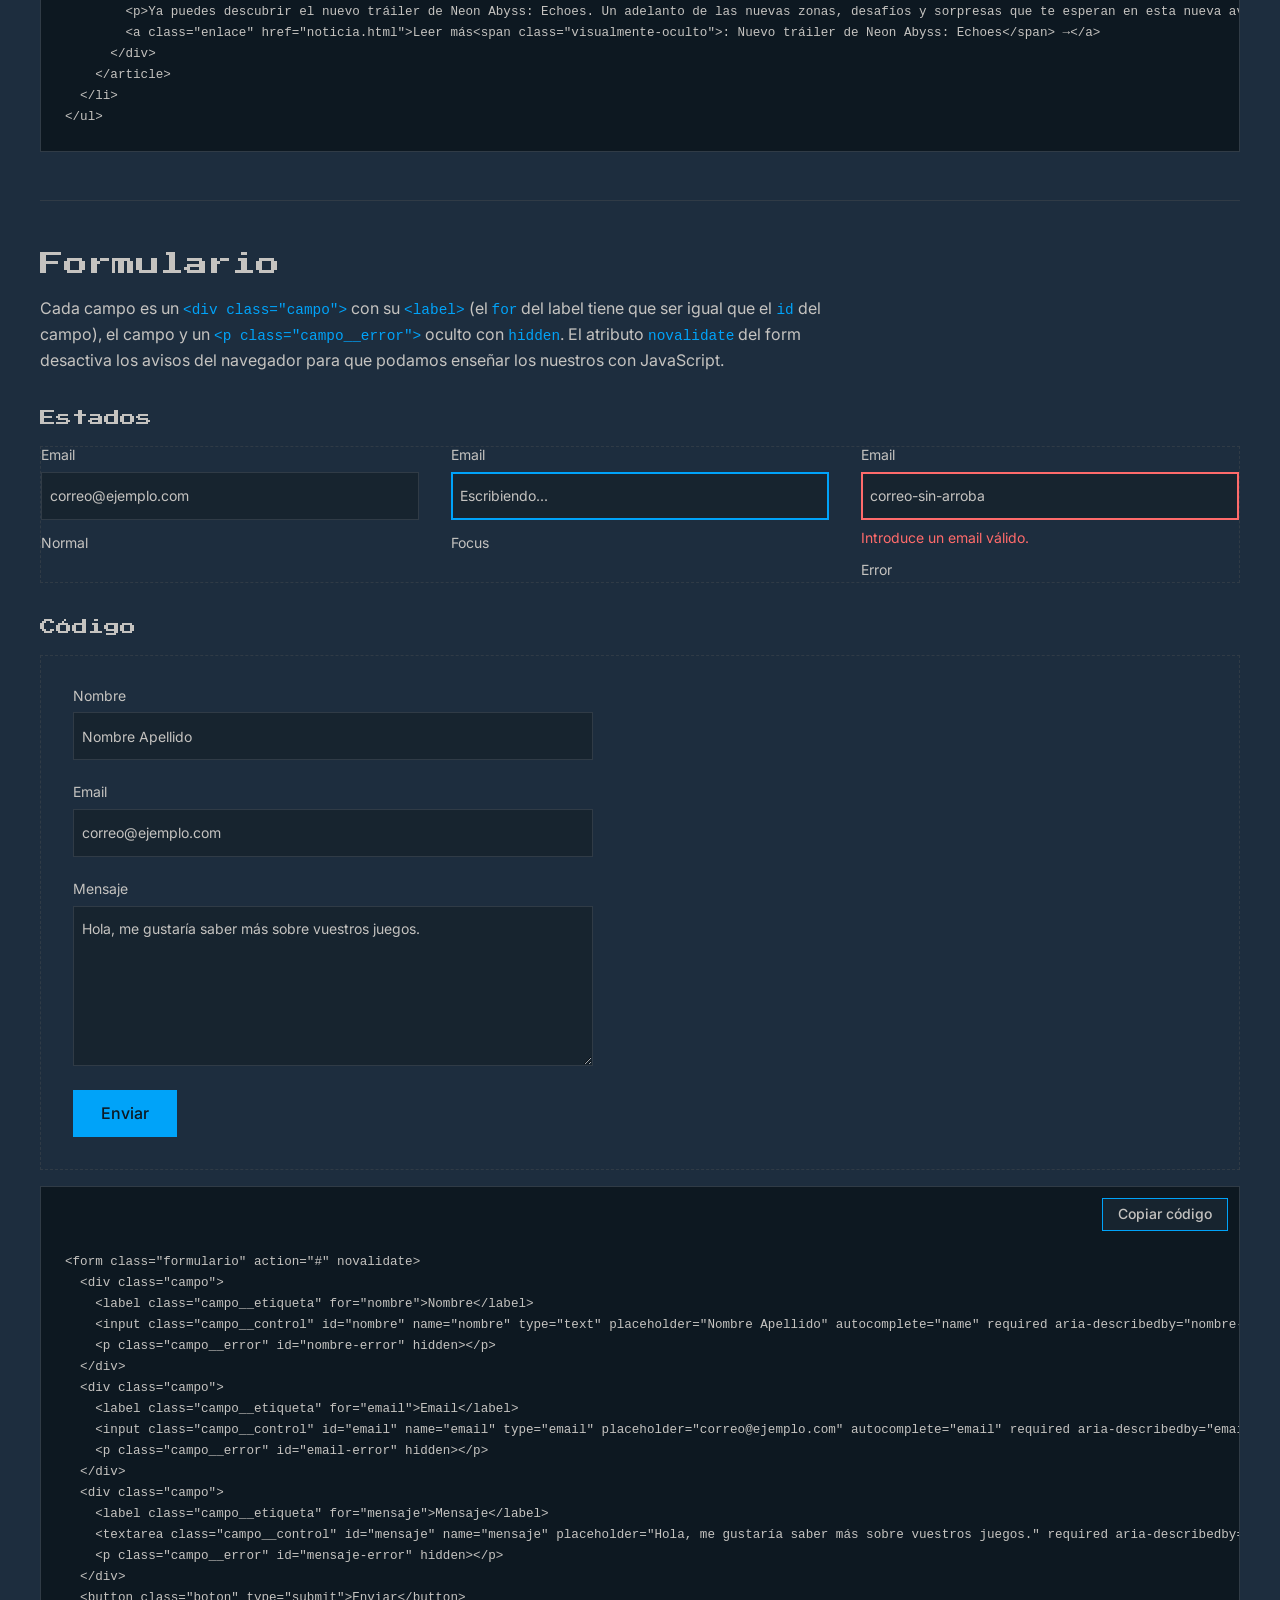
<file: componentes.html>
<!DOCTYPE html>
<html lang="es">
<head>
  <meta charset="UTF-8">
  <meta name="viewport" content="width=device-width, initial-scale=1.0">
  <title>Componentes · modem</title>
  <meta name="description" content="Catálogo de componentes de la web de modem: ejemplo visual y código HTML para copiar.">
  <link rel="icon" href="img/logo/modem-icono-negro.svg" type="image/svg+xml">

  <!-- Fuentes de Google: Press Start 2P (títulos) e Inter (texto) -->
  <link rel="preconnect" href="https://fonts.googleapis.com">
  <link rel="preconnect" href="https://fonts.gstatic.com" crossorigin>
  <link rel="stylesheet" href="https://fonts.googleapis.com/css2?family=Inter:wght@400;500&family=Press+Start+2P&display=swap">

  <!-- Estilos: primero la base, luego los componentes y al final los de esta página -->
  <link rel="stylesheet" href="css/base.css">
  <link rel="stylesheet" href="css/components.css">
  <link rel="stylesheet" href="css/componentes-catalogo.css">

  <!-- JavaScript ("defer" = se ejecuta cuando el HTML ya está cargado) -->
  <script src="js/main.js" defer></script>
  <script src="js/modal-demo.js" defer></script>
  <script src="js/catalogo.js" defer></script>
</head>
<body>
  <!-- Enlace para saltar el menú con el teclado (solo se ve al pulsar Tab) -->
  <a class="saltar-contenido" href="#contenido">Saltar al contenido</a>

  <!-- ============================== HEADER ==============================
       Igual en todas las páginas: NO lo cambies.
       La página actual se marca sola en el menú (lo hace js/main.js). -->
  <header class="header">
    <div class="header__barra contenedor">
      <a class="logo" href="index.html">
        <svg class="logo__icono" viewBox="0 8 260 232" aria-hidden="true" focusable="false"><path d="M82 140 V30 A10 10 0 0 1 102 30 V140"/><path d="M158 140 V30 A10 10 0 0 1 178 30 V140"/><path d="M28.4 185.6 L14.03 40.74 A10 10 0 0 1 33.97 39.26 L42 148.1"/><path d="M231.6 185.6 L245.97 40.74 A10 10 0 0 0 226.03 39.26 L218 148.1"/><path d="M55 140 H205 Q215 140 218.4 149.4 L231.6 185.6 Q235 195 225 195 H35 Q25 195 28.4 185.6 L41.6 149.4 Q45 140 55 140 Z"/><path d="M33 195 V218 Q33 230 45 230 H215 Q227 230 227 218 V195"/></svg>
        <span class="logo__texto">
          <span class="logo__nombre">modem</span>
          <span class="logo__lema">Estudio de videojuegos independiente</span>
        </span>
      </a>

      <!-- Botón hamburguesa: solo se ve en móvil -->
      <button class="menu-boton" type="button" aria-expanded="false" aria-controls="navegacion">
        <span class="menu-boton__rayas" aria-hidden="true"></span>
        <span class="visualmente-oculto">Abrir menú</span>
      </button>
    </div>

    <nav class="header__nav contenedor" id="navegacion" aria-label="Menú principal">
      <ul class="menu">
        <li><a class="menu__enlace" href="index.html">Inicio</a></li>
        <li><a class="menu__enlace" href="juegos.html">Juegos</a></li>
        <li><a class="menu__enlace" href="noticias.html">Noticias</a></li>
        <li><a class="menu__enlace" href="contacto.html">Contacto</a></li>
      </ul>

      <ul class="redes header__redes">
        <li><a class="red-social" href="https://x.com" target="_blank" rel="noopener" aria-label="modem en X (se abre en una pestaña nueva)"><svg class="icono icono--16 icono--x" viewBox="0 0 24 24" aria-hidden="true" focusable="false"><path d="M4 4l11.733 16h4.267l-11.733 -16l-4.267 0"/><path d="M4 20l6.768 -6.768m2.46 -2.46l6.772 -6.772"/></svg></a></li>
        <li><a class="red-social" href="https://www.instagram.com" target="_blank" rel="noopener" aria-label="modem en Instagram (se abre en una pestaña nueva)"><svg class="icono icono--16 icono--instagram" viewBox="0 0 24 24" aria-hidden="true" focusable="false"><path d="M3 7a4 4 0 0 1 4 -4h10a4 4 0 0 1 4 4v10a4 4 0 0 1 -4 4h-10a4 4 0 0 1 -4 -4l0 -10"/><path d="M8.5 12a3.5 3.5 0 1 0 7 0a3.5 3.5 0 0 0 -7 0"/><path d="M17 7v.01"/></svg></a></li>
        <li><a class="red-social" href="https://www.facebook.com" target="_blank" rel="noopener" aria-label="modem en Facebook (se abre en una pestaña nueva)"><svg class="icono icono--16 icono--facebook" viewBox="0 0 24 24" aria-hidden="true" focusable="false"><path d="M7 10v4h3v7h4v-7h3l1 -4h-4v-2a1 1 0 0 1 1 -1h3v-4h-3a5 5 0 0 0 -5 5v2h-3"/></svg></a></li>
      </ul>
    </nav>
  </header>

  <!-- ============================== CONTENIDO ==============================
       CATÁLOGO DE COMPONENTES
       Cada componente tiene:
         - un ejemplo visual (dentro de <div class="catalogo__ejemplo">),
         - su código HTML, que js/catalogo.js copia AUTOMÁTICAMENTE del
           ejemplo. Así el código siempre coincide con lo que se ve.
       Si añades un componente nuevo, copia la estructura de una sección. -->
  <main id="contenido" class="catalogo">
    <div class="contenedor">

      <header class="catalogo__intro">
        <h1>Componentes</h1>
        <p>Aquí están todos los componentes de la guía de estilo de Figma, ya programados. Para montar tu página:</p>
        <ol class="catalogo__pasos">
          <li>Busca el componente que necesitas en el índice.</li>
          <li>Pulsa <strong>«Copiar código»</strong> y pégalo en tu HTML.</li>
          <li>Cambia los textos, las imágenes y los enlaces. <strong>No cambies las clases</strong>: son las que le dan el estilo.</li>
        </ol>
        <p>Los estilos están en <code>css/components.css</code>. No hace falta que escribas CSS para los componentes: en el CSS de tu página solo va la colocación (layout) de los bloques.</p>
      </header>

      <nav class="catalogo__indice" aria-label="Índice de componentes">
        <h2 class="titulo-h3">Índice</h2>
        <ul>
          <li><a class="enlace" href="#colores">Colores</a></li>
          <li><a class="enlace" href="#tipografia">Tipografía</a></li>
          <li><a class="enlace" href="#maquetacion">Contenedor y secciones</a></li>
          <li><a class="enlace" href="#header">Header y menú</a></li>
          <li><a class="enlace" href="#footer">Footer</a></li>
          <li><a class="enlace" href="#redes">Redes sociales</a></li>
          <li><a class="enlace" href="#iconos">Iconos</a></li>
          <li><a class="enlace" href="#botones">Botones</a></li>
          <li><a class="enlace" href="#botones-tienda">Botones de tienda</a></li>
          <li><a class="enlace" href="#enlaces">Enlace de texto</a></li>
          <li><a class="enlace" href="#etiquetas">Etiquetas</a></li>
          <li><a class="enlace" href="#etiqueta-categoria">Etiqueta de categoría</a></li>
          <li><a class="enlace" href="#filtros">Filtros</a></li>
          <li><a class="enlace" href="#caja-imagen">Caja de imagen</a></li>
          <li><a class="enlace" href="#tarjeta-juego">Tarjeta de juego</a></li>
          <li><a class="enlace" href="#tarjeta-noticia">Tarjeta de noticia</a></li>
          <li><a class="enlace" href="#entrada-blog">Entrada de blog</a></li>
          <li><a class="enlace" href="#formulario">Formulario</a></li>
          <li><a class="enlace" href="#modal">Modal «Descargar demo»</a></li>
          <li><a class="enlace" href="#barra-progreso">Barra de progreso</a></li>
          <li><a class="enlace" href="#banner-juego">Banner de juego</a></li>
          <li><a class="enlace" href="#galeria">Galería de juego</a></li>
          <li><a class="enlace" href="#datos-juego">Datos del juego</a></li>
          <li><a class="enlace" href="#requisitos">Requisitos</a></li>
          <li><a class="enlace" href="#reproductor">Reproductor de vídeo</a></li>
          <li><a class="enlace" href="#miniatura-video">Miniatura de vídeo</a></li>
          <li><a class="enlace" href="#datos-video">Datos del vídeo</a></li>
          <li><a class="enlace" href="#articulo">Artículo</a></li>
        </ul>
      </nav>


      <!-- ============================== COLORES ============================== -->
      <section class="catalogo__componente" id="colores" aria-labelledby="titulo-colores">
        <h2 id="titulo-colores">Colores</h2>
        <p>Usa siempre la <strong>variable</strong>, nunca el código del color. Ejemplo: <code>color: var(--color-acento);</code></p>
        <ul class="catalogo__colores">
          <li><span class="catalogo__color catalogo__color--fondo-pagina"></span><code>--color-fondo-pagina</code> Fondo general</li>
          <li><span class="catalogo__color catalogo__color--fondo-seccion"></span><code>--color-fondo-seccion</code> Secciones, tarjetas y campos</li>
          <li><span class="catalogo__color catalogo__color--fondo-header"></span><code>--color-fondo-header</code> Header</li>
          <li><span class="catalogo__color catalogo__color--fondo-footer"></span><code>--color-fondo-footer</code> Footer</li>
          <li><span class="catalogo__color catalogo__color--texto"></span><code>--color-texto</code> Títulos y párrafos</li>
          <li><span class="catalogo__color catalogo__color--texto-secundario"></span><code>--color-texto-secundario</code> Fechas, datos, menú inactivo</li>
          <li><span class="catalogo__color catalogo__color--acento"></span><code>--color-acento</code> Botón principal, enlaces, menú activo</li>
          <li><span class="catalogo__color catalogo__color--texto-sobre-acento"></span><code>--color-texto-sobre-acento</code> Texto encima del acento</li>
          <li><span class="catalogo__color catalogo__color--borde"></span><code>--color-borde</code> Bordes y separadores</li>
          <li><span class="catalogo__color catalogo__color--caja-imagen"></span><code>--color-caja-imagen</code> Huecos de imagen y etiquetas</li>
          <li><span class="catalogo__color catalogo__color--error"></span><code>--color-error</code> Campo con error</li>
          <li><span class="catalogo__color catalogo__color--velo"></span><code>--color-velo</code> Fondo del modal y controles de vídeo</li>
        </ul>
      </section>


      <!-- ============================== TIPOGRAFÍA ============================== -->
      <section class="catalogo__componente" id="tipografia" aria-labelledby="titulo-tipografia">
        <h2 id="titulo-tipografia">Tipografía</h2>
        <p>Las etiquetas <code>h1</code>, <code>h2</code> y <code>h3</code> ya tienen el estilo de Figma. Si un texto tiene que <em>parecer</em> otro nivel, usa la clase: por ejemplo <code>&lt;h2 class="titulo-h3"&gt;</code> es un h2 que se ve como un H3.</p>
        <div class="catalogo__ejemplo">
          <h1>Título H1 · 36 px</h1>
          <h2>Título H2 · 24 px</h2>
          <h3>Título H3 · 16 px</h3>
          <p>Texto · Inter 16 px con interlineado del 160 %. Para párrafos y extractos.</p>
          <p class="texto-pequeno texto-secundario">Texto pequeño · 14 px. Para fechas, datos y etiquetas.</p>
        </div>
        <div class="catalogo__codigo"><pre><code></code></pre></div>
      </section>


      <!-- ============================== CONTENEDOR Y SECCIONES ============================== -->
      <section class="catalogo__componente" id="maquetacion" aria-labelledby="titulo-maquetacion">
        <h2 id="titulo-maquetacion">Contenedor y secciones</h2>
        <p>Cada bloque de una página es una <code>&lt;section class="seccion"&gt;</code> (72 px arriba y abajo). Dentro va un <code>&lt;div class="contenedor"&gt;</code> que centra el contenido a 1200 px. Añade <code>seccion--oscura</code> para el fondo más oscuro (como «Quiénes somos» en Inicio).</p>
        <div class="catalogo__ejemplo catalogo__ejemplo--sin-relleno">
          <section class="seccion seccion--oscura" aria-labelledby="ejemplo-seccion">
            <div class="contenedor">
              <h2 id="ejemplo-seccion">Título de la sección</h2>
              <p>Contenido de la sección.</p>
            </div>
          </section>
        </div>
        <div class="catalogo__codigo"><pre><code></code></pre></div>
      </section>


      <!-- ============================== HEADER ============================== -->
      <section class="catalogo__componente" id="header" aria-labelledby="titulo-header">
        <h2 id="titulo-header">Header y menú</h2>
        <p>Es el que ves arriba del todo de esta página. <strong>Ya está puesto en todas las páginas</strong>: no tienes que copiarlo. La página actual se marca sola en el menú (lo hace <code>js/main.js</code>). En móvil el menú se convierte en un botón hamburguesa.</p>
        <h3>Estados del enlace del menú</h3>
        <ul class="catalogo__estados">
          <li><a class="menu__enlace" href="#header">Juegos</a><span>Normal</span></li>
          <li><a class="menu__enlace demo-hover" href="#header">Juegos</a><span>Hover</span></li>
          <li><a class="menu__enlace" href="#header" aria-current="page">Juegos</a><span>Activo (página actual)</span></li>
        </ul>
        <div class="catalogo__ejemplo" data-plantilla="plantilla-header" hidden></div>
        <div class="catalogo__codigo"><pre><code></code></pre></div>
        <template id="plantilla-header">
          <header class="header">
            <div class="header__barra contenedor">
              <a class="logo" href="index.html">
                <svg class="logo__icono" viewBox="0 8 260 232" aria-hidden="true" focusable="false"><path d="M82 140 V30 A10 10 0 0 1 102 30 V140"/><path d="M158 140 V30 A10 10 0 0 1 178 30 V140"/><path d="M28.4 185.6 L14.03 40.74 A10 10 0 0 1 33.97 39.26 L42 148.1"/><path d="M231.6 185.6 L245.97 40.74 A10 10 0 0 0 226.03 39.26 L218 148.1"/><path d="M55 140 H205 Q215 140 218.4 149.4 L231.6 185.6 Q235 195 225 195 H35 Q25 195 28.4 185.6 L41.6 149.4 Q45 140 55 140 Z"/><path d="M33 195 V218 Q33 230 45 230 H215 Q227 230 227 218 V195"/></svg>
                <span class="logo__texto">
                  <span class="logo__nombre">modem</span>
                  <span class="logo__lema">Estudio de videojuegos independiente</span>
                </span>
              </a>
              <button class="menu-boton" type="button" aria-expanded="false" aria-controls="navegacion">
                <span class="menu-boton__rayas" aria-hidden="true"></span>
                <span class="visualmente-oculto">Abrir menú</span>
              </button>
            </div>
            <nav class="header__nav contenedor" id="navegacion" aria-label="Menú principal">
              <ul class="menu">
                <li><a class="menu__enlace" href="index.html">Inicio</a></li>
                <li><a class="menu__enlace" href="juegos.html">Juegos</a></li>
                <li><a class="menu__enlace" href="noticias.html">Noticias</a></li>
                <li><a class="menu__enlace" href="contacto.html">Contacto</a></li>
              </ul>
              <ul class="redes header__redes">
                <li><a class="red-social" href="https://x.com" target="_blank" rel="noopener" aria-label="modem en X (se abre en una pestaña nueva)"><svg class="icono icono--16 icono--x" viewBox="0 0 24 24" aria-hidden="true" focusable="false"><path d="M4 4l11.733 16h4.267l-11.733 -16l-4.267 0"/><path d="M4 20l6.768 -6.768m2.46 -2.46l6.772 -6.772"/></svg></a></li>
                <li><a class="red-social" href="https://www.instagram.com" target="_blank" rel="noopener" aria-label="modem en Instagram (se abre en una pestaña nueva)"><svg class="icono icono--16 icono--instagram" viewBox="0 0 24 24" aria-hidden="true" focusable="false"><path d="M3 7a4 4 0 0 1 4 -4h10a4 4 0 0 1 4 4v10a4 4 0 0 1 -4 4h-10a4 4 0 0 1 -4 -4l0 -10"/><path d="M8.5 12a3.5 3.5 0 1 0 7 0a3.5 3.5 0 0 0 -7 0"/><path d="M17 7v.01"/></svg></a></li>
                <li><a class="red-social" href="https://www.facebook.com" target="_blank" rel="noopener" aria-label="modem en Facebook (se abre en una pestaña nueva)"><svg class="icono icono--16 icono--facebook" viewBox="0 0 24 24" aria-hidden="true" focusable="false"><path d="M7 10v4h3v7h4v-7h3l1 -4h-4v-2a1 1 0 0 1 1 -1h3v-4h-3a5 5 0 0 0 -5 5v2h-3"/></svg></a></li>
              </ul>
            </nav>
          </header>
        </template>
      </section>


      <!-- ============================== FOOTER ============================== -->
      <section class="catalogo__componente" id="footer" aria-labelledby="titulo-footer">
        <h2 id="titulo-footer">Footer</h2>
        <p>Es el que ves abajo del todo de esta página. <strong>Ya está puesto en todas las páginas</strong>: no tienes que copiarlo.</p>
        <div class="catalogo__ejemplo" data-plantilla="plantilla-footer" hidden></div>
        <div class="catalogo__codigo"><pre><code></code></pre></div>
        <template id="plantilla-footer">
          <footer class="footer">
            <p class="footer__mision">Nuestra misión: crear juegos pequeños, hechos a mano y con mucho cariño, para que cualquiera pueda vivir una gran aventura.</p>
            <nav aria-label="Enlaces del pie de página">
              <ul class="footer__enlaces">
                <li><a href="index.html">Inicio</a></li>
                <li><a href="juegos.html">Juegos</a></li>
                <li><a href="noticias.html">Noticias</a></li>
                <li><a href="contacto.html">Contacto</a></li>
              </ul>
            </nav>
            <ul class="redes">
              <li><a class="red-social" href="https://x.com" target="_blank" rel="noopener" aria-label="modem en X (se abre en una pestaña nueva)"><svg class="icono icono--16 icono--x" viewBox="0 0 24 24" aria-hidden="true" focusable="false"><path d="M4 4l11.733 16h4.267l-11.733 -16l-4.267 0"/><path d="M4 20l6.768 -6.768m2.46 -2.46l6.772 -6.772"/></svg></a></li>
              <li><a class="red-social" href="https://www.instagram.com" target="_blank" rel="noopener" aria-label="modem en Instagram (se abre en una pestaña nueva)"><svg class="icono icono--16 icono--instagram" viewBox="0 0 24 24" aria-hidden="true" focusable="false"><path d="M3 7a4 4 0 0 1 4 -4h10a4 4 0 0 1 4 4v10a4 4 0 0 1 -4 4h-10a4 4 0 0 1 -4 -4l0 -10"/><path d="M8.5 12a3.5 3.5 0 1 0 7 0a3.5 3.5 0 0 0 -7 0"/><path d="M17 7v.01"/></svg></a></li>
              <li><a class="red-social" href="https://www.facebook.com" target="_blank" rel="noopener" aria-label="modem en Facebook (se abre en una pestaña nueva)"><svg class="icono icono--16 icono--facebook" viewBox="0 0 24 24" aria-hidden="true" focusable="false"><path d="M7 10v4h3v7h4v-7h3l1 -4h-4v-2a1 1 0 0 1 1 -1h3v-4h-3a5 5 0 0 0 -5 5v2h-3"/></svg></a></li>
            </ul>
            <p class="footer__copyright">© 2026 modem</p>
          </footer>
        </template>
      </section>


      <!-- ============================== REDES SOCIALES ============================== -->
      <section class="catalogo__componente" id="redes" aria-labelledby="titulo-redes">
        <h2 id="titulo-redes">Redes sociales</h2>
        <p>Círculos de 28 px con el icono de X, Instagram y Facebook. El icono es un <code>&lt;svg&gt;</code> escrito dentro del enlace, con el trazo en <code>currentColor</code> (cambia a acento en hover y con el foco). Cada enlace lleva <code>aria-label</code> porque solo tiene un icono. Se usan en el header, el footer y en Contacto. Los enlaces reales los pone el grupo (TODO).</p>
        <h3>Estados</h3>
        <ul class="catalogo__estados">
          <li><a class="red-social" href="#redes" aria-label="Ejemplo normal"><svg class="icono icono--16 icono--x" viewBox="0 0 24 24" aria-hidden="true" focusable="false"><path d="M4 4l11.733 16h4.267l-11.733 -16l-4.267 0"/><path d="M4 20l6.768 -6.768m2.46 -2.46l6.772 -6.772"/></svg></a><span>Normal</span></li>
          <li><a class="red-social demo-hover" href="#redes" aria-label="Ejemplo hover"><svg class="icono icono--16 icono--x" viewBox="0 0 24 24" aria-hidden="true" focusable="false"><path d="M4 4l11.733 16h4.267l-11.733 -16l-4.267 0"/><path d="M4 20l6.768 -6.768m2.46 -2.46l6.772 -6.772"/></svg></a><span>Hover</span></li>
        </ul>
        <div class="catalogo__ejemplo">
          <ul class="redes">
            <li><a class="red-social" href="https://x.com" target="_blank" rel="noopener" aria-label="modem en X (se abre en una pestaña nueva)"><svg class="icono icono--16 icono--x" viewBox="0 0 24 24" aria-hidden="true" focusable="false"><path d="M4 4l11.733 16h4.267l-11.733 -16l-4.267 0"/><path d="M4 20l6.768 -6.768m2.46 -2.46l6.772 -6.772"/></svg></a></li>
            <li><a class="red-social" href="https://www.instagram.com" target="_blank" rel="noopener" aria-label="modem en Instagram (se abre en una pestaña nueva)"><svg class="icono icono--16 icono--instagram" viewBox="0 0 24 24" aria-hidden="true" focusable="false"><path d="M3 7a4 4 0 0 1 4 -4h10a4 4 0 0 1 4 4v10a4 4 0 0 1 -4 4h-10a4 4 0 0 1 -4 -4l0 -10"/><path d="M8.5 12a3.5 3.5 0 1 0 7 0a3.5 3.5 0 0 0 -7 0"/><path d="M17 7v.01"/></svg></a></li>
            <li><a class="red-social" href="https://www.facebook.com" target="_blank" rel="noopener" aria-label="modem en Facebook (se abre en una pestaña nueva)"><svg class="icono icono--16 icono--facebook" viewBox="0 0 24 24" aria-hidden="true" focusable="false"><path d="M7 10v4h3v7h4v-7h3l1 -4h-4v-2a1 1 0 0 1 1 -1h3v-4h-3a5 5 0 0 0 -5 5v2h-3"/></svg></a></li>
          </ul>
        </div>
        <div class="catalogo__codigo"><pre><code></code></pre></div>
      </section>


      <!-- ============================== ICONOS ============================== -->
      <section class="catalogo__componente" id="iconos" aria-labelledby="titulo-iconos">
        <h2 id="titulo-iconos">Iconos</h2>
        <p>Los SVG originales están en <code>img/iconos/</code>. Se escriben dentro del HTML como <code>&lt;svg class="icono ..."&gt;</code> (copia el código de aquí) y toman el color del texto que los rodea. Así se ven también al abrir la página con doble clic. Steam y Epic Games llevan además <code>icono--relleno</code>. Tamaños: <code>icono--16</code>, <code>icono--18</code>, <code>icono--20</code>, <code>icono--36</code> (sin tamaño: 24 px). Lleva siempre <code>aria-hidden="true"</code>: el icono es decorativo.</p>
        <div class="catalogo__ejemplo catalogo__ejemplo--fila">
          <svg class="icono icono--x" viewBox="0 0 24 24" aria-hidden="true" focusable="false"><path d="M4 4l11.733 16h4.267l-11.733 -16l-4.267 0"/><path d="M4 20l6.768 -6.768m2.46 -2.46l6.772 -6.772"/></svg>
          <svg class="icono icono--instagram" viewBox="0 0 24 24" aria-hidden="true" focusable="false"><path d="M3 7a4 4 0 0 1 4 -4h10a4 4 0 0 1 4 4v10a4 4 0 0 1 -4 4h-10a4 4 0 0 1 -4 -4l0 -10"/><path d="M8.5 12a3.5 3.5 0 1 0 7 0a3.5 3.5 0 0 0 -7 0"/><path d="M17 7v.01"/></svg>
          <svg class="icono icono--facebook" viewBox="0 0 24 24" aria-hidden="true" focusable="false"><path d="M7 10v4h3v7h4v-7h3l1 -4h-4v-2a1 1 0 0 1 1 -1h3v-4h-3a5 5 0 0 0 -5 5v2h-3"/></svg>
          <svg class="icono icono--steam icono--relleno" viewBox="0 0 24 24" aria-hidden="true" focusable="false"><path d="M11.979 0C5.678 0 .511 4.86.022 11.037l6.432 2.658c.545-.371 1.203-.59 1.912-.59.063 0 .125.004.188.006l2.861-4.142V8.91c0-2.495 2.028-4.524 4.524-4.524 2.494 0 4.524 2.031 4.524 4.527s-2.03 4.525-4.524 4.525h-.105l-4.076 2.911c0 .052.004.105.004.159 0 1.875-1.515 3.396-3.39 3.396-1.635 0-3.016-1.173-3.331-2.727L.436 15.27C1.862 20.307 6.486 24 11.979 24c6.627 0 11.999-5.373 11.999-12S18.605 0 11.979 0zM7.54 18.21l-1.473-.61c.262.543.714.999 1.314 1.25 1.297.539 2.793-.076 3.332-1.375.263-.63.264-1.319.005-1.949s-.75-1.121-1.377-1.383c-.624-.26-1.29-.249-1.878-.03l1.523.63c.956.4 1.409 1.5 1.009 2.455-.397.957-1.497 1.41-2.454 1.012H7.54zm11.415-9.303c0-1.662-1.353-3.015-3.015-3.015-1.665 0-3.015 1.353-3.015 3.015 0 1.665 1.35 3.015 3.015 3.015 1.663 0 3.015-1.35 3.015-3.015zm-5.273-.005c0-1.252 1.013-2.266 2.265-2.266 1.249 0 2.266 1.014 2.266 2.266 0 1.251-1.017 2.265-2.266 2.265-1.253 0-2.265-1.014-2.265-2.265z"/></svg>
          <svg class="icono icono--epic icono--relleno" viewBox="0 0 24 24" aria-hidden="true" focusable="false"><path d="M3.537 0C2.165 0 1.66.506 1.66 1.879V18.44a4.262 4.262 0 00.02.433c.031.3.037.59.316.92.027.033.311.245.311.245.153.075.258.13.43.2l8.335 3.491c.433.199.614.276.928.27h.002c.314.006.495-.071.928-.27l8.335-3.492c.172-.07.277-.124.43-.2 0 0 .284-.211.311-.243.28-.33.285-.621.316-.92a4.261 4.261 0 00.02-.434V1.879c0-1.373-.506-1.88-1.878-1.88zm13.366 3.11h.68c1.138 0 1.688.553 1.688 1.696v1.88h-1.374v-1.8c0-.369-.17-.54-.523-.54h-.235c-.367 0-.537.17-.537.539v5.81c0 .369.17.54.537.54h.262c.353 0 .523-.171.523-.54V8.619h1.373v2.143c0 1.144-.562 1.71-1.7 1.71h-.694c-1.138 0-1.7-.566-1.7-1.71V4.82c0-1.144.562-1.709 1.7-1.709zm-12.186.08h3.114v1.274H6.117v2.603h1.648v1.275H6.117v2.774h1.74v1.275h-3.14zm3.816 0h2.198c1.138 0 1.7.564 1.7 1.708v2.445c0 1.144-.562 1.71-1.7 1.71h-.799v3.338h-1.4zm4.53 0h1.4v9.201h-1.4zm-3.13 1.235v3.392h.575c.354 0 .523-.171.523-.54V4.965c0-.368-.17-.54-.523-.54zm-3.74 10.147a1.708 1.708 0 01.591.108 1.745 1.745 0 01.49.299l-.452.546a1.247 1.247 0 00-.308-.195.91.91 0 00-.363-.068.658.658 0 00-.28.06.703.703 0 00-.224.163.783.783 0 00-.151.243.799.799 0 00-.056.299v.008a.852.852 0 00.056.31.7.7 0 00.157.245.736.736 0 00.238.16.774.774 0 00.303.058.79.79 0 00.445-.116v-.339h-.548v-.565H7.37v1.255a2.019 2.019 0 01-.524.307 1.789 1.789 0 01-.683.123 1.642 1.642 0 01-.602-.107 1.46 1.46 0 01-.478-.3 1.371 1.371 0 01-.318-.455 1.438 1.438 0 01-.115-.58v-.008a1.426 1.426 0 01.113-.57 1.449 1.449 0 01.312-.46 1.418 1.418 0 01.474-.309 1.58 1.58 0 01.598-.111 1.708 1.708 0 01.045 0zm11.963.008a2.006 2.006 0 01.612.094 1.61 1.61 0 01.507.277l-.386.546a1.562 1.562 0 00-.39-.205 1.178 1.178 0 00-.388-.07.347.347 0 00-.208.052.154.154 0 00-.07.127v.008a.158.158 0 00.022.084.198.198 0 00.076.066.831.831 0 00.147.06c.062.02.14.04.236.061a3.389 3.389 0 01.43.122 1.292 1.292 0 01.328.17.678.678 0 01.207.24.739.739 0 01.071.337v.008a.865.865 0 01-.081.382.82.82 0 01-.229.285 1.032 1.032 0 01-.353.18 1.606 1.606 0 01-.46.061 2.16 2.16 0 01-.71-.116 1.718 1.718 0 01-.593-.346l.43-.514c.277.223.578.335.9.335a.457.457 0 00.236-.05.157.157 0 00.082-.142v-.008a.15.15 0 00-.02-.077.204.204 0 00-.073-.066.753.753 0 00-.143-.062 2.45 2.45 0 00-.233-.062 5.036 5.036 0 01-.413-.113 1.26 1.26 0 01-.331-.16.72.72 0 01-.222-.243.73.73 0 01-.082-.36v-.008a.863.863 0 01.074-.359.794.794 0 01.214-.283 1.007 1.007 0 01.34-.185 1.423 1.423 0 01.448-.066 2.006 2.006 0 01.025 0zm-9.358.025h.742l1.183 2.81h-.825l-.203-.499H8.623l-.198.498h-.81zm2.197.02h.814l.663 1.08.663-1.08h.814v2.79h-.766v-1.602l-.711 1.091h-.016l-.707-1.083v1.593h-.754zm3.469 0h2.235v.658h-1.473v.422h1.334v.61h-1.334v.442h1.493v.658h-2.255zm-5.3.897l-.315.793h.624zm-1.145 5.19h8.014l-4.09 1.348z"/></svg>
          <svg class="icono icono--play" viewBox="0 0 24 24" aria-hidden="true" focusable="false"><path d="M7 4v16l13 -8l-13 -8"/></svg>
          <svg class="icono icono--pausa" viewBox="0 0 24 24" aria-hidden="true" focusable="false"><path d="M6 6a1 1 0 0 1 1 -1h2a1 1 0 0 1 1 1v12a1 1 0 0 1 -1 1h-2a1 1 0 0 1 -1 -1l0 -12"/><path d="M14 6a1 1 0 0 1 1 -1h2a1 1 0 0 1 1 1v12a1 1 0 0 1 -1 1h-2a1 1 0 0 1 -1 -1l0 -12"/></svg>
          <svg class="icono icono--volumen" viewBox="0 0 24 24" aria-hidden="true" focusable="false"><path d="M15 8a5 5 0 0 1 0 8"/><path d="M17.7 5a9 9 0 0 1 0 14"/><path d="M6 15h-2a1 1 0 0 1 -1 -1v-4a1 1 0 0 1 1 -1h2l3.5 -4.5a.8 .8 0 0 1 1.5 .5v14a.8 .8 0 0 1 -1.5 .5l-3.5 -4.5"/></svg>
          <svg class="icono icono--pantalla-completa" viewBox="0 0 24 24" aria-hidden="true" focusable="false"><path d="M4 8v-2a2 2 0 0 1 2 -2h2"/><path d="M4 16v2a2 2 0 0 0 2 2h2"/><path d="M16 4h2a2 2 0 0 1 2 2v2"/><path d="M16 20h2a2 2 0 0 0 2 -2v-2"/></svg>
          <svg class="icono icono--cerrar" viewBox="0 0 24 24" aria-hidden="true" focusable="false"><path d="M18 6l-12 12"/><path d="M6 6l12 12"/></svg>
          <svg class="icono icono--check" viewBox="0 0 24 24" aria-hidden="true" focusable="false"><path d="M5 12l5 5l10 -10"/></svg>
          <svg class="icono icono--descargar" viewBox="0 0 24 24" aria-hidden="true" focusable="false"><path d="M4 17v2a2 2 0 0 0 2 2h12a2 2 0 0 0 2 -2v-2"/><path d="M7 11l5 5l5 -5"/><path d="M12 4l0 12"/></svg>
        </div>
        <div class="catalogo__codigo"><pre><code></code></pre></div>
      </section>


      <!-- ============================== BOTONES ============================== -->
      <section class="catalogo__componente" id="botones" aria-labelledby="titulo-botones">
        <h2 id="titulo-botones">Botones</h2>
        <p><strong>Principal</strong> (<code>boton</code>) para la acción más importante y <strong>secundario</strong> (<code>boton boton--secundario</code>) para las demás. Si el botón <strong>lleva a otra página</strong>, usa <code>&lt;a class="boton" href="..."&gt;</code>; si <strong>hace algo</strong> en la página (abrir el modal, enviar), usa <code>&lt;button type="button"&gt;</code>. Para desactivarlo, añade el atributo <code>disabled</code>. Si van varios juntos, mételos en un <code>&lt;div class="grupo-botones"&gt;</code> (16 px entre ellos).</p>

        <h3>Estados del botón principal</h3>
        <ul class="catalogo__estados">
          <li><button class="boton" type="button">Descargar demo</button><span>Normal</span></li>
          <li><button class="boton demo-hover" type="button">Descargar demo</button><span>Hover</span></li>
          <li><button class="boton demo-foco" type="button">Descargar demo</button><span>Focus (teclado)</span></li>
          <li><button class="boton demo-pulsado" type="button">Descargar demo</button><span>Active (pulsado)</span></li>
          <li><button class="boton" type="button" disabled>Descargar demo</button><span>Disabled</span></li>
        </ul>

        <h3>Estados del botón secundario</h3>
        <ul class="catalogo__estados">
          <li><button class="boton boton--secundario" type="button">Ver tráiler</button><span>Normal</span></li>
          <li><button class="boton boton--secundario demo-hover" type="button">Ver tráiler</button><span>Hover</span></li>
          <li><button class="boton boton--secundario demo-foco" type="button">Ver tráiler</button><span>Focus (teclado)</span></li>
          <li><button class="boton boton--secundario demo-pulsado" type="button">Ver tráiler</button><span>Active (pulsado)</span></li>
          <li><button class="boton boton--secundario" type="button" disabled>Ver tráiler</button><span>Disabled</span></li>
        </ul>

        <h3>Código</h3>
        <div class="catalogo__ejemplo">
          <div class="grupo-botones">
            <button class="boton" type="button">Botón principal</button>
            <button class="boton boton--secundario" type="button">Botón secundario</button>
            <a class="boton" href="juegos.html">Enlace con aspecto de botón</a>
            <button class="boton" type="button" disabled>Desactivado</button>
          </div>
        </div>
        <div class="catalogo__codigo"><pre><code></code></pre></div>
      </section>


      <!-- ============================== BOTONES DE TIENDA ============================== -->
      <section class="catalogo__componente" id="botones-tienda" aria-labelledby="titulo-botones-tienda">
        <h2 id="titulo-botones-tienda">Botones de tienda (Steam y Epic Games)</h2>
        <p>Son los botones <strong>principales</strong> de la tarjeta y de la ficha de juego. Mismos colores y estados que el botón principal, con el icono de la tienda a 18 px. Llevan a otra web, así que son <code>&lt;a&gt;</code>. Se abren en una pestaña nueva (<code>target="_blank" rel="noopener"</code> y el aviso escondido con <code>visualmente-oculto</code>). Solo se ponen enlaces comprobados: si un juego no está en una tienda, se quita ese botón.</p>
        <h3>Estados</h3>
        <ul class="catalogo__estados">
          <li><a class="boton boton--tienda" href="#botones-tienda"><svg class="icono icono--18 icono--steam icono--relleno" viewBox="0 0 24 24" aria-hidden="true" focusable="false"><path d="M11.979 0C5.678 0 .511 4.86.022 11.037l6.432 2.658c.545-.371 1.203-.59 1.912-.59.063 0 .125.004.188.006l2.861-4.142V8.91c0-2.495 2.028-4.524 4.524-4.524 2.494 0 4.524 2.031 4.524 4.527s-2.03 4.525-4.524 4.525h-.105l-4.076 2.911c0 .052.004.105.004.159 0 1.875-1.515 3.396-3.39 3.396-1.635 0-3.016-1.173-3.331-2.727L.436 15.27C1.862 20.307 6.486 24 11.979 24c6.627 0 11.999-5.373 11.999-12S18.605 0 11.979 0zM7.54 18.21l-1.473-.61c.262.543.714.999 1.314 1.25 1.297.539 2.793-.076 3.332-1.375.263-.63.264-1.319.005-1.949s-.75-1.121-1.377-1.383c-.624-.26-1.29-.249-1.878-.03l1.523.63c.956.4 1.409 1.5 1.009 2.455-.397.957-1.497 1.41-2.454 1.012H7.54zm11.415-9.303c0-1.662-1.353-3.015-3.015-3.015-1.665 0-3.015 1.353-3.015 3.015 0 1.665 1.35 3.015 3.015 3.015 1.663 0 3.015-1.35 3.015-3.015zm-5.273-.005c0-1.252 1.013-2.266 2.265-2.266 1.249 0 2.266 1.014 2.266 2.266 0 1.251-1.017 2.265-2.266 2.265-1.253 0-2.265-1.014-2.265-2.265z"/></svg>Steam</a><span>Normal</span></li>
          <li><a class="boton boton--tienda demo-hover" href="#botones-tienda"><svg class="icono icono--18 icono--steam icono--relleno" viewBox="0 0 24 24" aria-hidden="true" focusable="false"><path d="M11.979 0C5.678 0 .511 4.86.022 11.037l6.432 2.658c.545-.371 1.203-.59 1.912-.59.063 0 .125.004.188.006l2.861-4.142V8.91c0-2.495 2.028-4.524 4.524-4.524 2.494 0 4.524 2.031 4.524 4.527s-2.03 4.525-4.524 4.525h-.105l-4.076 2.911c0 .052.004.105.004.159 0 1.875-1.515 3.396-3.39 3.396-1.635 0-3.016-1.173-3.331-2.727L.436 15.27C1.862 20.307 6.486 24 11.979 24c6.627 0 11.999-5.373 11.999-12S18.605 0 11.979 0zM7.54 18.21l-1.473-.61c.262.543.714.999 1.314 1.25 1.297.539 2.793-.076 3.332-1.375.263-.63.264-1.319.005-1.949s-.75-1.121-1.377-1.383c-.624-.26-1.29-.249-1.878-.03l1.523.63c.956.4 1.409 1.5 1.009 2.455-.397.957-1.497 1.41-2.454 1.012H7.54zm11.415-9.303c0-1.662-1.353-3.015-3.015-3.015-1.665 0-3.015 1.353-3.015 3.015 0 1.665 1.35 3.015 3.015 3.015 1.663 0 3.015-1.35 3.015-3.015zm-5.273-.005c0-1.252 1.013-2.266 2.265-2.266 1.249 0 2.266 1.014 2.266 2.266 0 1.251-1.017 2.265-2.266 2.265-1.253 0-2.265-1.014-2.265-2.265z"/></svg>Steam</a><span>Hover</span></li>
          <li><a class="boton boton--tienda demo-foco" href="#botones-tienda"><svg class="icono icono--18 icono--steam icono--relleno" viewBox="0 0 24 24" aria-hidden="true" focusable="false"><path d="M11.979 0C5.678 0 .511 4.86.022 11.037l6.432 2.658c.545-.371 1.203-.59 1.912-.59.063 0 .125.004.188.006l2.861-4.142V8.91c0-2.495 2.028-4.524 4.524-4.524 2.494 0 4.524 2.031 4.524 4.527s-2.03 4.525-4.524 4.525h-.105l-4.076 2.911c0 .052.004.105.004.159 0 1.875-1.515 3.396-3.39 3.396-1.635 0-3.016-1.173-3.331-2.727L.436 15.27C1.862 20.307 6.486 24 11.979 24c6.627 0 11.999-5.373 11.999-12S18.605 0 11.979 0zM7.54 18.21l-1.473-.61c.262.543.714.999 1.314 1.25 1.297.539 2.793-.076 3.332-1.375.263-.63.264-1.319.005-1.949s-.75-1.121-1.377-1.383c-.624-.26-1.29-.249-1.878-.03l1.523.63c.956.4 1.409 1.5 1.009 2.455-.397.957-1.497 1.41-2.454 1.012H7.54zm11.415-9.303c0-1.662-1.353-3.015-3.015-3.015-1.665 0-3.015 1.353-3.015 3.015 0 1.665 1.35 3.015 3.015 3.015 1.663 0 3.015-1.35 3.015-3.015zm-5.273-.005c0-1.252 1.013-2.266 2.265-2.266 1.249 0 2.266 1.014 2.266 2.266 0 1.251-1.017 2.265-2.266 2.265-1.253 0-2.265-1.014-2.265-2.265z"/></svg>Steam</a><span>Focus</span></li>
          <li><a class="boton boton--tienda demo-pulsado" href="#botones-tienda"><svg class="icono icono--18 icono--steam icono--relleno" viewBox="0 0 24 24" aria-hidden="true" focusable="false"><path d="M11.979 0C5.678 0 .511 4.86.022 11.037l6.432 2.658c.545-.371 1.203-.59 1.912-.59.063 0 .125.004.188.006l2.861-4.142V8.91c0-2.495 2.028-4.524 4.524-4.524 2.494 0 4.524 2.031 4.524 4.527s-2.03 4.525-4.524 4.525h-.105l-4.076 2.911c0 .052.004.105.004.159 0 1.875-1.515 3.396-3.39 3.396-1.635 0-3.016-1.173-3.331-2.727L.436 15.27C1.862 20.307 6.486 24 11.979 24c6.627 0 11.999-5.373 11.999-12S18.605 0 11.979 0zM7.54 18.21l-1.473-.61c.262.543.714.999 1.314 1.25 1.297.539 2.793-.076 3.332-1.375.263-.63.264-1.319.005-1.949s-.75-1.121-1.377-1.383c-.624-.26-1.29-.249-1.878-.03l1.523.63c.956.4 1.409 1.5 1.009 2.455-.397.957-1.497 1.41-2.454 1.012H7.54zm11.415-9.303c0-1.662-1.353-3.015-3.015-3.015-1.665 0-3.015 1.353-3.015 3.015 0 1.665 1.35 3.015 3.015 3.015 1.663 0 3.015-1.35 3.015-3.015zm-5.273-.005c0-1.252 1.013-2.266 2.265-2.266 1.249 0 2.266 1.014 2.266 2.266 0 1.251-1.017 2.265-2.266 2.265-1.253 0-2.265-1.014-2.265-2.265z"/></svg>Steam</a><span>Active</span></li>
          <li><a class="boton boton--tienda" aria-disabled="true"><svg class="icono icono--18 icono--steam icono--relleno" viewBox="0 0 24 24" aria-hidden="true" focusable="false"><path d="M11.979 0C5.678 0 .511 4.86.022 11.037l6.432 2.658c.545-.371 1.203-.59 1.912-.59.063 0 .125.004.188.006l2.861-4.142V8.91c0-2.495 2.028-4.524 4.524-4.524 2.494 0 4.524 2.031 4.524 4.527s-2.03 4.525-4.524 4.525h-.105l-4.076 2.911c0 .052.004.105.004.159 0 1.875-1.515 3.396-3.39 3.396-1.635 0-3.016-1.173-3.331-2.727L.436 15.27C1.862 20.307 6.486 24 11.979 24c6.627 0 11.999-5.373 11.999-12S18.605 0 11.979 0zM7.54 18.21l-1.473-.61c.262.543.714.999 1.314 1.25 1.297.539 2.793-.076 3.332-1.375.263-.63.264-1.319.005-1.949s-.75-1.121-1.377-1.383c-.624-.26-1.29-.249-1.878-.03l1.523.63c.956.4 1.409 1.5 1.009 2.455-.397.957-1.497 1.41-2.454 1.012H7.54zm11.415-9.303c0-1.662-1.353-3.015-3.015-3.015-1.665 0-3.015 1.353-3.015 3.015 0 1.665 1.35 3.015 3.015 3.015 1.663 0 3.015-1.35 3.015-3.015zm-5.273-.005c0-1.252 1.013-2.266 2.265-2.266 1.249 0 2.266 1.014 2.266 2.266 0 1.251-1.017 2.265-2.266 2.265-1.253 0-2.265-1.014-2.265-2.265z"/></svg>Steam</a><span>Disabled</span></li>
        </ul>
        <h3>Código</h3>
        <div class="catalogo__ejemplo">
          <div class="grupo-botones">
            <a class="boton boton--tienda" href="https://store.steampowered.com/app/632360/" target="_blank" rel="noopener">
              <svg class="icono icono--18 icono--steam icono--relleno" viewBox="0 0 24 24" aria-hidden="true" focusable="false"><path d="M11.979 0C5.678 0 .511 4.86.022 11.037l6.432 2.658c.545-.371 1.203-.59 1.912-.59.063 0 .125.004.188.006l2.861-4.142V8.91c0-2.495 2.028-4.524 4.524-4.524 2.494 0 4.524 2.031 4.524 4.527s-2.03 4.525-4.524 4.525h-.105l-4.076 2.911c0 .052.004.105.004.159 0 1.875-1.515 3.396-3.39 3.396-1.635 0-3.016-1.173-3.331-2.727L.436 15.27C1.862 20.307 6.486 24 11.979 24c6.627 0 11.999-5.373 11.999-12S18.605 0 11.979 0zM7.54 18.21l-1.473-.61c.262.543.714.999 1.314 1.25 1.297.539 2.793-.076 3.332-1.375.263-.63.264-1.319.005-1.949s-.75-1.121-1.377-1.383c-.624-.26-1.29-.249-1.878-.03l1.523.63c.956.4 1.409 1.5 1.009 2.455-.397.957-1.497 1.41-2.454 1.012H7.54zm11.415-9.303c0-1.662-1.353-3.015-3.015-3.015-1.665 0-3.015 1.353-3.015 3.015 0 1.665 1.35 3.015 3.015 3.015 1.663 0 3.015-1.35 3.015-3.015zm-5.273-.005c0-1.252 1.013-2.266 2.265-2.266 1.249 0 2.266 1.014 2.266 2.266 0 1.251-1.017 2.265-2.266 2.265-1.253 0-2.265-1.014-2.265-2.265z"/></svg>
              Steam<span class="visualmente-oculto"> (se abre en una pestaña nueva)</span>
            </a>
            <a class="boton boton--tienda" href="https://store.epicgames.com/es-ES/p/risk-of-rain-2" target="_blank" rel="noopener">
              <svg class="icono icono--18 icono--epic icono--relleno" viewBox="0 0 24 24" aria-hidden="true" focusable="false"><path d="M3.537 0C2.165 0 1.66.506 1.66 1.879V18.44a4.262 4.262 0 00.02.433c.031.3.037.59.316.92.027.033.311.245.311.245.153.075.258.13.43.2l8.335 3.491c.433.199.614.276.928.27h.002c.314.006.495-.071.928-.27l8.335-3.492c.172-.07.277-.124.43-.2 0 0 .284-.211.311-.243.28-.33.285-.621.316-.92a4.261 4.261 0 00.02-.434V1.879c0-1.373-.506-1.88-1.878-1.88zm13.366 3.11h.68c1.138 0 1.688.553 1.688 1.696v1.88h-1.374v-1.8c0-.369-.17-.54-.523-.54h-.235c-.367 0-.537.17-.537.539v5.81c0 .369.17.54.537.54h.262c.353 0 .523-.171.523-.54V8.619h1.373v2.143c0 1.144-.562 1.71-1.7 1.71h-.694c-1.138 0-1.7-.566-1.7-1.71V4.82c0-1.144.562-1.709 1.7-1.709zm-12.186.08h3.114v1.274H6.117v2.603h1.648v1.275H6.117v2.774h1.74v1.275h-3.14zm3.816 0h2.198c1.138 0 1.7.564 1.7 1.708v2.445c0 1.144-.562 1.71-1.7 1.71h-.799v3.338h-1.4zm4.53 0h1.4v9.201h-1.4zm-3.13 1.235v3.392h.575c.354 0 .523-.171.523-.54V4.965c0-.368-.17-.54-.523-.54zm-3.74 10.147a1.708 1.708 0 01.591.108 1.745 1.745 0 01.49.299l-.452.546a1.247 1.247 0 00-.308-.195.91.91 0 00-.363-.068.658.658 0 00-.28.06.703.703 0 00-.224.163.783.783 0 00-.151.243.799.799 0 00-.056.299v.008a.852.852 0 00.056.31.7.7 0 00.157.245.736.736 0 00.238.16.774.774 0 00.303.058.79.79 0 00.445-.116v-.339h-.548v-.565H7.37v1.255a2.019 2.019 0 01-.524.307 1.789 1.789 0 01-.683.123 1.642 1.642 0 01-.602-.107 1.46 1.46 0 01-.478-.3 1.371 1.371 0 01-.318-.455 1.438 1.438 0 01-.115-.58v-.008a1.426 1.426 0 01.113-.57 1.449 1.449 0 01.312-.46 1.418 1.418 0 01.474-.309 1.58 1.58 0 01.598-.111 1.708 1.708 0 01.045 0zm11.963.008a2.006 2.006 0 01.612.094 1.61 1.61 0 01.507.277l-.386.546a1.562 1.562 0 00-.39-.205 1.178 1.178 0 00-.388-.07.347.347 0 00-.208.052.154.154 0 00-.07.127v.008a.158.158 0 00.022.084.198.198 0 00.076.066.831.831 0 00.147.06c.062.02.14.04.236.061a3.389 3.389 0 01.43.122 1.292 1.292 0 01.328.17.678.678 0 01.207.24.739.739 0 01.071.337v.008a.865.865 0 01-.081.382.82.82 0 01-.229.285 1.032 1.032 0 01-.353.18 1.606 1.606 0 01-.46.061 2.16 2.16 0 01-.71-.116 1.718 1.718 0 01-.593-.346l.43-.514c.277.223.578.335.9.335a.457.457 0 00.236-.05.157.157 0 00.082-.142v-.008a.15.15 0 00-.02-.077.204.204 0 00-.073-.066.753.753 0 00-.143-.062 2.45 2.45 0 00-.233-.062 5.036 5.036 0 01-.413-.113 1.26 1.26 0 01-.331-.16.72.72 0 01-.222-.243.73.73 0 01-.082-.36v-.008a.863.863 0 01.074-.359.794.794 0 01.214-.283 1.007 1.007 0 01.34-.185 1.423 1.423 0 01.448-.066 2.006 2.006 0 01.025 0zm-9.358.025h.742l1.183 2.81h-.825l-.203-.499H8.623l-.198.498h-.81zm2.197.02h.814l.663 1.08.663-1.08h.814v2.79h-.766v-1.602l-.711 1.091h-.016l-.707-1.083v1.593h-.754zm3.469 0h2.235v.658h-1.473v.422h1.334v.61h-1.334v.442h1.493v.658h-2.255zm-5.3.897l-.315.793h.624zm-1.145 5.19h8.014l-4.09 1.348z"/></svg>
              Epic Games<span class="visualmente-oculto"> (se abre en una pestaña nueva)</span>
            </a>
          </div>
        </div>
        <div class="catalogo__codigo"><pre><code></code></pre></div>
      </section>


      <!-- ============================== ENLACE DE TEXTO ============================== -->
      <section class="catalogo__componente" id="enlaces" aria-labelledby="titulo-enlaces">
        <h2 id="titulo-enlaces">Enlace de texto</h2>
        <p>Para acciones de tercer nivel: «Ver tráiler», «Ver ficha →», «Leer más →», «← Volver a Juegos». En hover se subraya. Si todavía no lleva a ningún sitio, se desactiva: sin <code>href</code> y con <code>aria-disabled="true"</code> (texto al 50 %, como los botones deshabilitados). Varios juntos van en <code>&lt;div class="grupo-enlaces"&gt;</code> (24 px entre ellos).</p>
        <p><strong>Accesibilidad:</strong> si en la página hay muchos «Leer más», el lector de pantalla no sabe cuál es cuál. Añade el título escondido con <code>visualmente-oculto</code>, como en el segundo ejemplo.</p>
        <h3>Estados</h3>
        <ul class="catalogo__estados">
          <li><a class="enlace" href="#enlaces">Ver ficha →</a><span>Normal</span></li>
          <li><a class="enlace demo-hover" href="#enlaces">Ver ficha →</a><span>Hover</span></li>
          <li><a class="enlace" aria-disabled="true">← Entradas anteriores</a><span>Desactivado</span></li>
        </ul>
        <h3>Código</h3>
        <div class="catalogo__ejemplo">
          <div class="grupo-enlaces">
            <a class="enlace" href="trailer.html">Ver tráiler</a>
            <a class="enlace" href="ficha-juego.html">Ver ficha →</a>
          </div>
          <a class="enlace" href="noticia.html">Leer más<span class="visualmente-oculto">: Nuevo tráiler de Neon Abyss: Echoes</span> →</a>
          <a class="enlace" href="juegos.html">← Volver a Juegos</a>
        </div>
        <div class="catalogo__codigo"><pre><code></code></pre></div>
      </section>


      <!-- ============================== ETIQUETAS ============================== -->
      <section class="catalogo__componente" id="etiquetas" aria-labelledby="titulo-etiquetas">
        <h2 id="titulo-etiquetas">Etiquetas (género del juego)</h2>
        <p>Etiquetas de género al estilo de Steam. Van en una lista <code>&lt;ul class="etiquetas"&gt;</code>, debajo de las plataformas y encima de los botones. Si no caben, bajan a otra línea solas. Texto en acento sobre «Fondo página» (5,08:1; con «Caja de imagen», como en la guía, solo llegaba a 4,13:1).</p>
        <h3>Estados</h3>
        <ul class="catalogo__estados">
          <li><span class="etiqueta">Acción</span><span>Normal</span></li>
          <li><span class="etiqueta demo-hover">Acción</span><span>Hover</span></li>
        </ul>
        <h3>Código</h3>
        <div class="catalogo__ejemplo">
          <ul class="etiquetas" aria-label="Géneros">
            <li class="etiqueta">Acción</li>
            <li class="etiqueta">Caza</li>
            <li class="etiqueta">Cooperativo en línea</li>
            <li class="etiqueta">Rol</li>
            <li class="etiqueta">Multijugador</li>
          </ul>
        </div>
        <div class="catalogo__codigo"><pre><code></code></pre></div>
      </section>


      <!-- ============================== ETIQUETA DE CATEGORÍA ============================== -->
      <section class="catalogo__componente" id="etiqueta-categoria" aria-labelledby="titulo-etiqueta-categoria">
        <h2 id="titulo-etiqueta-categoria">Etiqueta de categoría</h2>
        <p>Categoría de una noticia. Va encima de la fecha en las tarjetas de noticia, en las entradas del blog y en la noticia abierta. Categorías: Anuncios · Juegos en tendencia · Actualizaciones · Eventos · Diario de desarrollo.</p>
        <div class="catalogo__ejemplo catalogo__ejemplo--fila">
          <span class="etiqueta-categoria">Anuncios</span>
          <span class="etiqueta-categoria">Juegos en tendencia</span>
          <span class="etiqueta-categoria">Actualizaciones</span>
          <span class="etiqueta-categoria">Eventos</span>
          <span class="etiqueta-categoria">Diario de desarrollo</span>
        </div>
        <div class="catalogo__codigo"><pre><code></code></pre></div>
      </section>


      <!-- ============================== FILTROS ============================== -->
      <section class="catalogo__componente" id="filtros" aria-labelledby="titulo-filtros">
        <h2 id="titulo-filtros">Filtros</h2>
        <p>Barra de filtros de Noticias. Son <code>&lt;button&gt;</code>. El activo lleva <code>aria-pressed="true"</code> y los demás <code>aria-pressed="false"</code>; solo uno activo a la vez (por defecto «Todas»). <code>data-filtro</code> guarda la categoría que filtra (lo usará <code>js/noticias.js</code>).</p>
        <h3>Estados</h3>
        <ul class="catalogo__estados">
          <li><button class="filtro" type="button" aria-pressed="false">Anuncios</button><span>Normal</span></li>
          <li><button class="filtro demo-hover" type="button" aria-pressed="false">Anuncios</button><span>Hover</span></li>
          <li><button class="filtro" type="button" aria-pressed="true">Anuncios</button><span>Activo</span></li>
        </ul>
        <h3>Código</h3>
        <div class="catalogo__ejemplo">
          <div class="filtros" role="group" aria-label="Filtrar noticias por categoría">
            <button class="filtro" type="button" data-filtro="todas" aria-pressed="true">Todas</button>
            <button class="filtro" type="button" data-filtro="anuncios" aria-pressed="false">Anuncios</button>
            <button class="filtro" type="button" data-filtro="juegos-en-tendencia" aria-pressed="false">Juegos en tendencia</button>
            <button class="filtro" type="button" data-filtro="actualizaciones" aria-pressed="false">Actualizaciones</button>
            <button class="filtro" type="button" data-filtro="eventos" aria-pressed="false">Eventos</button>
            <button class="filtro" type="button" data-filtro="diario-de-desarrollo" aria-pressed="false">Diario de desarrollo</button>
          </div>
        </div>
        <div class="catalogo__codigo"><pre><code></code></pre></div>
      </section>


      <!-- ============================== CAJA DE IMAGEN ============================== -->
      <section class="catalogo__componente" id="caja-imagen" aria-labelledby="titulo-caja-imagen">
        <h2 id="titulo-caja-imagen">Caja de imagen</h2>
        <p>Hueco gris para cuando todavía no tienes la imagen. Ponle además la clase de la imagen que va a sustituir (aquí <code>tarjeta-noticia__imagen</code>) para que tenga el mismo tamaño. Cuando tengas la imagen, cambia el <code>&lt;div&gt;</code> por el <code>&lt;img&gt;</code>.</p>
        <div class="catalogo__ejemplo catalogo__ejemplo--estrecho">
          <div class="caja-imagen tarjeta-noticia__imagen">Imagen pendiente</div>
        </div>
        <div class="catalogo__codigo"><pre><code></code></pre></div>
      </section>


      <!-- ============================== TARJETA DE JUEGO ============================== -->
      <section class="catalogo__componente" id="tarjeta-juego" aria-labelledby="titulo-tarjeta-juego">
        <h2 id="titulo-tarjeta-juego">Tarjeta de juego</h2>
        <p>Imagen de 520 × 320 px y la información al lado. Para poner la imagen a la <strong>derecha</strong> añade <code>tarjeta-juego--invertida</code> (en el HTML la imagen va siempre primero). En tablet y móvil la imagen se pone encima sola.</p>
        <p>Jerarquía de acciones: Steam y Epic son los botones principales, «Descargar demo» es secundario y «Ver tráiler» y «Ver ficha →» son enlaces de texto. El botón «Descargar demo» abre el modal solo con poner <code>data-demo</code> (mira <a class="enlace" href="#modal">Modal</a>).</p>
        <div class="catalogo__ejemplo">
          <article class="tarjeta-juego">
            <img class="tarjeta-juego__imagen" src="img/juegos/beast-acquirer-savage.webp" alt="Una bestia marina gigante emerge entre las olas" width="520" height="320" loading="lazy">
            <div class="tarjeta-juego__info">
              <h2>Beast Acquirer Savage</h2>
              <p>Un juego de mundo abierto en el que te encargas de adquirir bestias que amenazan con destruir el ecosistema, usando partes de las propias bestias.</p>
              <p class="tarjeta-juego__plataformas">Plataformas: PC · Xbox Series X · PS5</p>
              <ul class="etiquetas" aria-label="Géneros">
                <li class="etiqueta">Acción</li>
                <li class="etiqueta">Caza</li>
                <li class="etiqueta">Cooperativo en línea</li>
                <li class="etiqueta">Rol</li>
                <li class="etiqueta">Multijugador</li>
              </ul>
              <div class="grupo-botones">
                <a class="boton boton--tienda" href="https://store.steampowered.com/app/632360/" target="_blank" rel="noopener">
                  <svg class="icono icono--18 icono--steam icono--relleno" viewBox="0 0 24 24" aria-hidden="true" focusable="false"><path d="M11.979 0C5.678 0 .511 4.86.022 11.037l6.432 2.658c.545-.371 1.203-.59 1.912-.59.063 0 .125.004.188.006l2.861-4.142V8.91c0-2.495 2.028-4.524 4.524-4.524 2.494 0 4.524 2.031 4.524 4.527s-2.03 4.525-4.524 4.525h-.105l-4.076 2.911c0 .052.004.105.004.159 0 1.875-1.515 3.396-3.39 3.396-1.635 0-3.016-1.173-3.331-2.727L.436 15.27C1.862 20.307 6.486 24 11.979 24c6.627 0 11.999-5.373 11.999-12S18.605 0 11.979 0zM7.54 18.21l-1.473-.61c.262.543.714.999 1.314 1.25 1.297.539 2.793-.076 3.332-1.375.263-.63.264-1.319.005-1.949s-.75-1.121-1.377-1.383c-.624-.26-1.29-.249-1.878-.03l1.523.63c.956.4 1.409 1.5 1.009 2.455-.397.957-1.497 1.41-2.454 1.012H7.54zm11.415-9.303c0-1.662-1.353-3.015-3.015-3.015-1.665 0-3.015 1.353-3.015 3.015 0 1.665 1.35 3.015 3.015 3.015 1.663 0 3.015-1.35 3.015-3.015zm-5.273-.005c0-1.252 1.013-2.266 2.265-2.266 1.249 0 2.266 1.014 2.266 2.266 0 1.251-1.017 2.265-2.266 2.265-1.253 0-2.265-1.014-2.265-2.265z"/></svg>
                  Steam<span class="visualmente-oculto"> (se abre en una pestaña nueva)</span>
                </a>
                <a class="boton boton--tienda" href="https://store.epicgames.com/es-ES/p/risk-of-rain-2" target="_blank" rel="noopener">
                  <svg class="icono icono--18 icono--epic icono--relleno" viewBox="0 0 24 24" aria-hidden="true" focusable="false"><path d="M3.537 0C2.165 0 1.66.506 1.66 1.879V18.44a4.262 4.262 0 00.02.433c.031.3.037.59.316.92.027.033.311.245.311.245.153.075.258.13.43.2l8.335 3.491c.433.199.614.276.928.27h.002c.314.006.495-.071.928-.27l8.335-3.492c.172-.07.277-.124.43-.2 0 0 .284-.211.311-.243.28-.33.285-.621.316-.92a4.261 4.261 0 00.02-.434V1.879c0-1.373-.506-1.88-1.878-1.88zm13.366 3.11h.68c1.138 0 1.688.553 1.688 1.696v1.88h-1.374v-1.8c0-.369-.17-.54-.523-.54h-.235c-.367 0-.537.17-.537.539v5.81c0 .369.17.54.537.54h.262c.353 0 .523-.171.523-.54V8.619h1.373v2.143c0 1.144-.562 1.71-1.7 1.71h-.694c-1.138 0-1.7-.566-1.7-1.71V4.82c0-1.144.562-1.709 1.7-1.709zm-12.186.08h3.114v1.274H6.117v2.603h1.648v1.275H6.117v2.774h1.74v1.275h-3.14zm3.816 0h2.198c1.138 0 1.7.564 1.7 1.708v2.445c0 1.144-.562 1.71-1.7 1.71h-.799v3.338h-1.4zm4.53 0h1.4v9.201h-1.4zm-3.13 1.235v3.392h.575c.354 0 .523-.171.523-.54V4.965c0-.368-.17-.54-.523-.54zm-3.74 10.147a1.708 1.708 0 01.591.108 1.745 1.745 0 01.49.299l-.452.546a1.247 1.247 0 00-.308-.195.91.91 0 00-.363-.068.658.658 0 00-.28.06.703.703 0 00-.224.163.783.783 0 00-.151.243.799.799 0 00-.056.299v.008a.852.852 0 00.056.31.7.7 0 00.157.245.736.736 0 00.238.16.774.774 0 00.303.058.79.79 0 00.445-.116v-.339h-.548v-.565H7.37v1.255a2.019 2.019 0 01-.524.307 1.789 1.789 0 01-.683.123 1.642 1.642 0 01-.602-.107 1.46 1.46 0 01-.478-.3 1.371 1.371 0 01-.318-.455 1.438 1.438 0 01-.115-.58v-.008a1.426 1.426 0 01.113-.57 1.449 1.449 0 01.312-.46 1.418 1.418 0 01.474-.309 1.58 1.58 0 01.598-.111 1.708 1.708 0 01.045 0zm11.963.008a2.006 2.006 0 01.612.094 1.61 1.61 0 01.507.277l-.386.546a1.562 1.562 0 00-.39-.205 1.178 1.178 0 00-.388-.07.347.347 0 00-.208.052.154.154 0 00-.07.127v.008a.158.158 0 00.022.084.198.198 0 00.076.066.831.831 0 00.147.06c.062.02.14.04.236.061a3.389 3.389 0 01.43.122 1.292 1.292 0 01.328.17.678.678 0 01.207.24.739.739 0 01.071.337v.008a.865.865 0 01-.081.382.82.82 0 01-.229.285 1.032 1.032 0 01-.353.18 1.606 1.606 0 01-.46.061 2.16 2.16 0 01-.71-.116 1.718 1.718 0 01-.593-.346l.43-.514c.277.223.578.335.9.335a.457.457 0 00.236-.05.157.157 0 00.082-.142v-.008a.15.15 0 00-.02-.077.204.204 0 00-.073-.066.753.753 0 00-.143-.062 2.45 2.45 0 00-.233-.062 5.036 5.036 0 01-.413-.113 1.26 1.26 0 01-.331-.16.72.72 0 01-.222-.243.73.73 0 01-.082-.36v-.008a.863.863 0 01.074-.359.794.794 0 01.214-.283 1.007 1.007 0 01.34-.185 1.423 1.423 0 01.448-.066 2.006 2.006 0 01.025 0zm-9.358.025h.742l1.183 2.81h-.825l-.203-.499H8.623l-.198.498h-.81zm2.197.02h.814l.663 1.08.663-1.08h.814v2.79h-.766v-1.602l-.711 1.091h-.016l-.707-1.083v1.593h-.754zm3.469 0h2.235v.658h-1.473v.422h1.334v.61h-1.334v.442h1.493v.658h-2.255zm-5.3.897l-.315.793h.624zm-1.145 5.19h8.014l-4.09 1.348z"/></svg>
                  Epic Games<span class="visualmente-oculto"> (se abre en una pestaña nueva)</span>
                </a>
                <button class="boton boton--secundario" type="button" data-demo="Beast Acquirer Savage" data-plataformas="PC, Xbox Series X, PS5" data-tamano="1850">Descargar demo</button>
              </div>
              <div class="grupo-enlaces">
                <a class="enlace" href="trailer.html">Ver tráiler</a>
                <a class="enlace" href="ficha-juego.html">Ver ficha →</a>
              </div>
            </div>
          </article>
        </div>
        <div class="catalogo__codigo"><pre><code></code></pre></div>
      </section>


      <!-- ============================== TARJETA DE NOTICIA ============================== -->
      <section class="catalogo__componente" id="tarjeta-noticia" aria-labelledby="titulo-tarjeta-noticia">
        <h2 id="titulo-tarjeta-noticia">Tarjeta de noticia</h2>
        <p>Para «Últimas noticias» (Inicio) y «Relacionadas» (noticia abierta). Mete las tarjetas en una <code>&lt;ul class="rejilla-noticias"&gt;</code>: se colocan de 3 en 3 (2 en tablet y 1 en móvil). Cada tarjeta es un <code>&lt;article&gt;</code> con su título en <code>&lt;h3&gt;</code>.</p>
        <div class="catalogo__ejemplo">
          <ul class="rejilla-noticias">
            <li>
              <article class="tarjeta-noticia">
                <img class="tarjeta-noticia__imagen" src="img/noticias/noticia-2.jpg" alt="Partida de Neon Abyss: Echoes en una sala llena de enemigos y explosiones" width="380" height="220" loading="lazy">
                <div class="tarjeta-noticia__contenido">
                  <span class="etiqueta-categoria">Anuncios</span>
                  <p class="fecha">28 de septiembre de 2026 - Por modem</p>
                  <h3>Nuevo tráiler de Neon Abyss: Echoes</h3>
                  <p>Descubre el nuevo tráiler de nuestro próximo juego y conoce algunas de las novedades que llegarán a la versión final.</p>
                  <a class="enlace" href="noticia.html">Leer más<span class="visualmente-oculto">: Nuevo tráiler de Neon Abyss: Echoes</span> →</a>
                </div>
              </article>
            </li>
          </ul>
        </div>
        <div class="catalogo__codigo"><pre><code></code></pre></div>
      </section>


      <!-- ============================== ENTRADA DE BLOG ============================== -->
      <section class="catalogo__componente" id="entrada-blog" aria-labelledby="titulo-entrada-blog">
        <h2 id="titulo-entrada-blog">Entrada de blog</h2>
        <p>Para la lista de Noticias. Mete las entradas en una <code>&lt;ul class="lista-entradas"&gt;</code>: la línea separadora y los 40 px entre entradas ya los pone el CSS. <code>data-categoria</code> dice la categoría de la entrada (la usa el filtro de <code>js/noticias.js</code>) y tiene que coincidir con el <code>data-filtro</code> de su botón.</p>
        <div class="catalogo__ejemplo">
          <ul class="lista-entradas">
            <li>
              <article class="entrada-blog" data-categoria="anuncios">
                <img class="entrada-blog__imagen" src="img/noticias/entrada-1.jpg" alt="Partida de Neon Abyss: Echoes en una sala llena de enemigos y explosiones" width="320" height="200" loading="lazy">
                <div class="entrada-blog__contenido">
                  <span class="etiqueta-categoria">Anuncios</span>
                  <p class="fecha">28 de septiembre de 2026 - Por modem</p>
                  <h2 class="titulo-h3">Nuevo tráiler de Neon Abyss: Echoes</h2>
                  <p>Ya puedes descubrir el nuevo tráiler de Neon Abyss: Echoes. Un adelanto de las nuevas zonas, desafíos y sorpresas que te esperan en esta nueva aventura.</p>
                  <a class="enlace" href="noticia.html">Leer más<span class="visualmente-oculto">: Nuevo tráiler de Neon Abyss: Echoes</span> →</a>
                </div>
              </article>
            </li>
          </ul>
        </div>
        <div class="catalogo__codigo"><pre><code></code></pre></div>
      </section>


      <!-- ============================== FORMULARIO ============================== -->
      <section class="catalogo__componente" id="formulario" aria-labelledby="titulo-formulario">
        <h2 id="titulo-formulario">Formulario</h2>
        <p>Cada campo es un <code>&lt;div class="campo"&gt;</code> con su <code>&lt;label&gt;</code> (el <code>for</code> del label tiene que ser igual que el <code>id</code> del campo), el campo y un <code>&lt;p class="campo__error"&gt;</code> oculto con <code>hidden</code>. El atributo <code>novalidate</code> del form desactiva los avisos del navegador para que podamos enseñar los nuestros con JavaScript.</p>
        <h3>Estados</h3>
        <ul class="catalogo__estados catalogo__estados--anchos">
          <li>
            <div class="campo">
              <label class="campo__etiqueta" for="demo-normal">Email</label>
              <input class="campo__control" id="demo-normal" type="email" placeholder="correo@ejemplo.com">
            </div>
            <span>Normal</span>
          </li>
          <li>
            <div class="campo">
              <label class="campo__etiqueta" for="demo-foco">Email</label>
              <input class="campo__control demo-foco" id="demo-foco" type="email" value="Escribiendo...">
            </div>
            <span>Focus</span>
          </li>
          <li>
            <div class="campo campo--error">
              <label class="campo__etiqueta" for="demo-error">Email</label>
              <input class="campo__control" id="demo-error" type="email" value="correo-sin-arroba" aria-invalid="true" aria-describedby="demo-error-mensaje">
              <p class="campo__error" id="demo-error-mensaje">Introduce un email válido.</p>
            </div>
            <span>Error</span>
          </li>
        </ul>
        <h3>Código</h3>
        <div class="catalogo__ejemplo catalogo__ejemplo--estrecho">
          <form class="formulario" action="#" novalidate>
            <div class="campo">
              <label class="campo__etiqueta" for="nombre">Nombre</label>
              <input class="campo__control" id="nombre" name="nombre" type="text" placeholder="Nombre Apellido" autocomplete="name" required aria-describedby="nombre-error">
              <p class="campo__error" id="nombre-error" hidden></p>
            </div>
            <div class="campo">
              <label class="campo__etiqueta" for="email">Email</label>
              <input class="campo__control" id="email" name="email" type="email" placeholder="correo@ejemplo.com" autocomplete="email" required aria-describedby="email-error">
              <p class="campo__error" id="email-error" hidden></p>
            </div>
            <div class="campo">
              <label class="campo__etiqueta" for="mensaje">Mensaje</label>
              <textarea class="campo__control" id="mensaje" name="mensaje" placeholder="Hola, me gustaría saber más sobre vuestros juegos." required aria-describedby="mensaje-error"></textarea>
              <p class="campo__error" id="mensaje-error" hidden></p>
            </div>
            <button class="boton" type="submit">Enviar</button>
          </form>
        </div>
        <div class="catalogo__codigo"><pre><code></code></pre></div>
      </section>


      <!-- ============================== MODAL ============================== -->
      <section class="catalogo__componente" id="modal" aria-labelledby="titulo-modal">
        <h2 id="titulo-modal">Modal «Descargar demo»</h2>
        <p><strong>No tienes que escribir el HTML del modal</strong>: lo crea <code>js/modal-demo.js</code>. Solo necesitas:</p>
        <ol class="catalogo__pasos">
          <li>Enlazar el script en el <code>&lt;head&gt;</code>: <code>&lt;script src="js/modal-demo.js" defer&gt;&lt;/script&gt;</code></li>
          <li>Poner en el botón <code>data-demo="Nombre del juego"</code>.</li>
          <li>Opcional: <code>data-plataformas="PC, Xbox Series X, PS5"</code> (separadas por comas; si no lo pones, sale solo «PC») y <code>data-tamano="1850"</code> (megas de la descarga; si no lo pones, no se enseña el tamaño).</li>
        </ol>
        <p>Pruébalo con este botón: elige plataforma, mira la barra, cancela, o deja que termine y se descargará un <code>.txt</code>. Se cierra con la X, con «Cerrar», con Escape o pulsando fuera.</p>
        <div class="catalogo__ejemplo">
          <button class="boton boton--secundario" type="button" data-demo="Beast Acquirer Savage" data-plataformas="PC, Xbox Series X, PS5" data-tamano="1850">Descargar demo</button>
        </div>
        <div class="catalogo__codigo"><pre><code></code></pre></div>

        <h3>Los 3 pasos (solo para verlos; no copies este HTML)</h3>
        <div class="catalogo__modales" aria-hidden="true">
          <div class="modal">
            <div class="modal__paso">
              <div class="modal__cabecera">
                <p class="titulo-h3">Descargar demo</p>
                <span class="modal__cerrar"><svg class="icono icono--20 icono--cerrar" viewBox="0 0 24 24" aria-hidden="true" focusable="false"><path d="M18 6l-12 12"/><path d="M6 6l12 12"/></svg></span>
              </div>
              <p>Beast Acquirer Savage · Demo</p>
              <div class="modal__opciones">
                <p class="modal__nota">Elige tu plataforma</p>
                <div class="modal__lista-opciones">
                  <label class="opcion-plataforma"><input class="opcion-plataforma__radio" type="radio" name="demo-estatico" tabindex="-1" checked> PC</label>
                  <label class="opcion-plataforma"><input class="opcion-plataforma__radio" type="radio" name="demo-estatico" tabindex="-1"> Xbox Series X</label>
                  <label class="opcion-plataforma"><input class="opcion-plataforma__radio" type="radio" name="demo-estatico" tabindex="-1"> PS5</label>
                </div>
              </div>
              <p class="modal__nota">Tamaño de la descarga: 1850 MB</p>
              <div class="modal__acciones"><span class="boton">Descargar</span></div>
            </div>
          </div>
          <div class="modal">
            <div class="modal__paso">
              <div class="modal__cabecera">
                <p class="titulo-h3">Descargando</p>
                <span class="modal__cerrar"><svg class="icono icono--20 icono--cerrar" viewBox="0 0 24 24" aria-hidden="true" focusable="false"><path d="M18 6l-12 12"/><path d="M6 6l12 12"/></svg></span>
              </div>
              <p>Beast Acquirer Savage · Demo para PC</p>
              <div class="modal__progreso">
                <div class="barra-progreso"><div class="barra-progreso__relleno" style="width: 60%"></div></div>
                <div class="modal__datos-progreso">
                  <span class="modal__porcentaje">60 %</span>
                  <span class="modal__nota">1110 MB de 1850 MB</span>
                </div>
              </div>
              <div class="modal__acciones"><span class="boton boton--secundario">Cancelar</span></div>
            </div>
          </div>
          <div class="modal">
            <div class="modal__paso">
              <div class="modal__cabecera">
                <p class="titulo-h3">Completada</p>
                <span class="modal__cerrar"><svg class="icono icono--20 icono--cerrar" viewBox="0 0 24 24" aria-hidden="true" focusable="false"><path d="M18 6l-12 12"/><path d="M6 6l12 12"/></svg></span>
              </div>
              <div class="modal__mensaje">
                <span class="modal__icono-ok"><svg class="icono icono--20 icono--check" viewBox="0 0 24 24" aria-hidden="true" focusable="false"><path d="M5 12l5 5l10 -10"/></svg></span>
                <p>La demo de Beast Acquirer Savage se ha descargado correctamente.</p>
              </div>
              <div class="barra-progreso"><div class="barra-progreso__relleno" style="width: 100%"></div></div>
              <div class="modal__acciones"><span class="boton">Cerrar</span></div>
            </div>
          </div>
        </div>
      </section>


      <!-- ============================== BARRA DE PROGRESO ============================== -->
      <section class="catalogo__componente" id="barra-progreso" aria-labelledby="titulo-barra-progreso">
        <h2 id="titulo-barra-progreso">Barra de progreso</h2>
        <p>Pista gris y relleno de acento. El porcentaje es el ancho del relleno (<code>style="width: 60%"</code>): es el único sitio donde se permite <code>style</code>, porque lo cambia el JavaScript. <code>role="progressbar"</code> y los <code>aria-value…</code> hacen que el lector de pantalla diga el porcentaje.</p>
        <div class="catalogo__ejemplo catalogo__ejemplo--estrecho">
          <div class="barra-progreso" role="progressbar" aria-label="Progreso de la descarga" aria-valuemin="0" aria-valuemax="100" aria-valuenow="60">
            <div class="barra-progreso__relleno" style="width: 60%"></div>
          </div>
        </div>
        <div class="catalogo__codigo"><pre><code></code></pre></div>
      </section>


      <!-- ============================== BANNER DE JUEGO ============================== -->
      <section class="catalogo__componente" id="banner-juego" aria-labelledby="titulo-banner-juego">
        <h2 id="titulo-banner-juego">Banner de juego</h2>
        <p>Cabecera de la ficha de juego: imagen oscurecida con el velo y el nombre del juego encima. La imagen lleva <code>alt=""</code> porque es decorativa (el nombre ya está en el título).</p>
        <div class="catalogo__ejemplo">
          <div class="banner-juego">
            <img class="banner-juego__imagen" src="img/juegos/beast-acquirer-savage.webp" alt="" width="1200" height="280" loading="lazy">
            <h1 class="banner-juego__titulo">Beast Acquirer Savage</h1>
          </div>
        </div>
        <div class="catalogo__codigo"><pre><code></code></pre></div>
      </section>


      <!-- ============================== GALERÍA ============================== -->
      <section class="catalogo__componente" id="galeria" aria-labelledby="titulo-galeria">
        <h2 id="titulo-galeria">Galería de juego</h2>
        <p>Imagen principal y 4 miniaturas. Cada miniatura es un <code>&lt;button&gt;</code> con <code>data-imagen</code> (la imagen grande que enseña) y la elegida lleva <code>aria-pressed="true"</code>. El cambio de imagen lo hace <code>js/ficha-juego.js</code> (en esta página de catálogo no funciona).</p>
        <div class="catalogo__ejemplo catalogo__ejemplo--estrecho">
          <div class="galeria">
            <img class="galeria__principal" src="img/juegos/beast-acquirer-savage.webp" alt="Una bestia marina gigante emerge entre las olas" width="720" height="405" loading="lazy">
            <ul class="galeria__miniaturas">
              <li><button class="galeria__miniatura" type="button" data-imagen="img/juegos/beast-acquirer-savage.webp" aria-pressed="true"><img src="img/juegos/beast-acquirer-savage.webp" alt="Una bestia marina gigante emerge entre las olas" width="171" height="96" loading="lazy"></button></li>
              <li><button class="galeria__miniatura" type="button" data-imagen="img/juegos/beast-galeria-2.webp" aria-pressed="false"><img src="img/juegos/beast-galeria-2.webp" alt="Una tienda con forma de criatura en un campamento del desierto" width="171" height="96" loading="lazy"></button></li>
            </ul>
          </div>
        </div>
        <div class="catalogo__codigo"><pre><code></code></pre></div>
      </section>


      <!-- ============================== DATOS DEL JUEGO ============================== -->
      <section class="catalogo__componente" id="datos-juego" aria-labelledby="titulo-datos-juego">
        <h2 id="titulo-datos-juego">Datos del juego</h2>
        <p>Columna lateral de la ficha: descripción corta, etiquetas, datos (en una lista de definición <code>&lt;dl&gt;</code>), precio y botones de compra y demo.</p>
        <div class="catalogo__ejemplo catalogo__ejemplo--estrecho">
          <aside class="datos-juego" aria-label="Datos del juego">
            <p>Un juego de mundo abierto en el que te encargas de adquirir bestias que amenazan con destruir el ecosistema, usando partes de las propias bestias.</p>
            <ul class="etiquetas" aria-label="Géneros">
              <li class="etiqueta">Acción</li>
              <li class="etiqueta">Caza</li>
            </ul>
            <dl class="datos-juego__lista">
              <div class="dato">
                <dt>Plataformas</dt>
                <dd>PC · Xbox Series X · PS5</dd>
              </div>
              <div class="dato">
                <dt>Precio</dt>
                <dd class="datos-juego__precio">19,99 €</dd>
              </div>
            </dl>
            <div class="datos-juego__comprar">
              <a class="boton boton--tienda" href="https://store.steampowered.com/app/632360/" target="_blank" rel="noopener"><svg class="icono icono--18 icono--steam icono--relleno" viewBox="0 0 24 24" aria-hidden="true" focusable="false"><path d="M11.979 0C5.678 0 .511 4.86.022 11.037l6.432 2.658c.545-.371 1.203-.59 1.912-.59.063 0 .125.004.188.006l2.861-4.142V8.91c0-2.495 2.028-4.524 4.524-4.524 2.494 0 4.524 2.031 4.524 4.527s-2.03 4.525-4.524 4.525h-.105l-4.076 2.911c0 .052.004.105.004.159 0 1.875-1.515 3.396-3.39 3.396-1.635 0-3.016-1.173-3.331-2.727L.436 15.27C1.862 20.307 6.486 24 11.979 24c6.627 0 11.999-5.373 11.999-12S18.605 0 11.979 0zM7.54 18.21l-1.473-.61c.262.543.714.999 1.314 1.25 1.297.539 2.793-.076 3.332-1.375.263-.63.264-1.319.005-1.949s-.75-1.121-1.377-1.383c-.624-.26-1.29-.249-1.878-.03l1.523.63c.956.4 1.409 1.5 1.009 2.455-.397.957-1.497 1.41-2.454 1.012H7.54zm11.415-9.303c0-1.662-1.353-3.015-3.015-3.015-1.665 0-3.015 1.353-3.015 3.015 0 1.665 1.35 3.015 3.015 3.015 1.663 0 3.015-1.35 3.015-3.015zm-5.273-.005c0-1.252 1.013-2.266 2.265-2.266 1.249 0 2.266 1.014 2.266 2.266 0 1.251-1.017 2.265-2.266 2.265-1.253 0-2.265-1.014-2.265-2.265z"/></svg>Steam<span class="visualmente-oculto"> (se abre en una pestaña nueva)</span></a>
              <a class="boton boton--tienda" href="https://store.epicgames.com/es-ES/p/risk-of-rain-2" target="_blank" rel="noopener"><svg class="icono icono--18 icono--epic icono--relleno" viewBox="0 0 24 24" aria-hidden="true" focusable="false"><path d="M3.537 0C2.165 0 1.66.506 1.66 1.879V18.44a4.262 4.262 0 00.02.433c.031.3.037.59.316.92.027.033.311.245.311.245.153.075.258.13.43.2l8.335 3.491c.433.199.614.276.928.27h.002c.314.006.495-.071.928-.27l8.335-3.492c.172-.07.277-.124.43-.2 0 0 .284-.211.311-.243.28-.33.285-.621.316-.92a4.261 4.261 0 00.02-.434V1.879c0-1.373-.506-1.88-1.878-1.88zm13.366 3.11h.68c1.138 0 1.688.553 1.688 1.696v1.88h-1.374v-1.8c0-.369-.17-.54-.523-.54h-.235c-.367 0-.537.17-.537.539v5.81c0 .369.17.54.537.54h.262c.353 0 .523-.171.523-.54V8.619h1.373v2.143c0 1.144-.562 1.71-1.7 1.71h-.694c-1.138 0-1.7-.566-1.7-1.71V4.82c0-1.144.562-1.709 1.7-1.709zm-12.186.08h3.114v1.274H6.117v2.603h1.648v1.275H6.117v2.774h1.74v1.275h-3.14zm3.816 0h2.198c1.138 0 1.7.564 1.7 1.708v2.445c0 1.144-.562 1.71-1.7 1.71h-.799v3.338h-1.4zm4.53 0h1.4v9.201h-1.4zm-3.13 1.235v3.392h.575c.354 0 .523-.171.523-.54V4.965c0-.368-.17-.54-.523-.54zm-3.74 10.147a1.708 1.708 0 01.591.108 1.745 1.745 0 01.49.299l-.452.546a1.247 1.247 0 00-.308-.195.91.91 0 00-.363-.068.658.658 0 00-.28.06.703.703 0 00-.224.163.783.783 0 00-.151.243.799.799 0 00-.056.299v.008a.852.852 0 00.056.31.7.7 0 00.157.245.736.736 0 00.238.16.774.774 0 00.303.058.79.79 0 00.445-.116v-.339h-.548v-.565H7.37v1.255a2.019 2.019 0 01-.524.307 1.789 1.789 0 01-.683.123 1.642 1.642 0 01-.602-.107 1.46 1.46 0 01-.478-.3 1.371 1.371 0 01-.318-.455 1.438 1.438 0 01-.115-.58v-.008a1.426 1.426 0 01.113-.57 1.449 1.449 0 01.312-.46 1.418 1.418 0 01.474-.309 1.58 1.58 0 01.598-.111 1.708 1.708 0 01.045 0zm11.963.008a2.006 2.006 0 01.612.094 1.61 1.61 0 01.507.277l-.386.546a1.562 1.562 0 00-.39-.205 1.178 1.178 0 00-.388-.07.347.347 0 00-.208.052.154.154 0 00-.07.127v.008a.158.158 0 00.022.084.198.198 0 00.076.066.831.831 0 00.147.06c.062.02.14.04.236.061a3.389 3.389 0 01.43.122 1.292 1.292 0 01.328.17.678.678 0 01.207.24.739.739 0 01.071.337v.008a.865.865 0 01-.081.382.82.82 0 01-.229.285 1.032 1.032 0 01-.353.18 1.606 1.606 0 01-.46.061 2.16 2.16 0 01-.71-.116 1.718 1.718 0 01-.593-.346l.43-.514c.277.223.578.335.9.335a.457.457 0 00.236-.05.157.157 0 00.082-.142v-.008a.15.15 0 00-.02-.077.204.204 0 00-.073-.066.753.753 0 00-.143-.062 2.45 2.45 0 00-.233-.062 5.036 5.036 0 01-.413-.113 1.26 1.26 0 01-.331-.16.72.72 0 01-.222-.243.73.73 0 01-.082-.36v-.008a.863.863 0 01.074-.359.794.794 0 01.214-.283 1.007 1.007 0 01.34-.185 1.423 1.423 0 01.448-.066 2.006 2.006 0 01.025 0zm-9.358.025h.742l1.183 2.81h-.825l-.203-.499H8.623l-.198.498h-.81zm2.197.02h.814l.663 1.08.663-1.08h.814v2.79h-.766v-1.602l-.711 1.091h-.016l-.707-1.083v1.593h-.754zm3.469 0h2.235v.658h-1.473v.422h1.334v.61h-1.334v.442h1.493v.658h-2.255zm-5.3.897l-.315.793h.624zm-1.145 5.19h8.014l-4.09 1.348z"/></svg>Epic Games<span class="visualmente-oculto"> (se abre en una pestaña nueva)</span></a>
            </div>
            <button class="boton boton--secundario boton--ancho-completo" type="button" data-demo="Beast Acquirer Savage" data-plataformas="PC, Xbox Series X, PS5" data-tamano="1850">Descargar demo</button>
          </aside>
        </div>
        <div class="catalogo__codigo"><pre><code></code></pre></div>
      </section>


      <!-- ============================== REQUISITOS ============================== -->
      <section class="catalogo__componente" id="requisitos" aria-labelledby="titulo-requisitos">
        <h2 id="titulo-requisitos">Requisitos</h2>
        <p>Caja de requisitos del sistema. En la ficha se usa dos veces: «Mínimos» y «Recomendados».</p>
        <div class="catalogo__ejemplo catalogo__ejemplo--estrecho">
          <div class="requisitos">
            <h3>Mínimos</h3>
            <ul>
              <li>SO: Windows 10 (requiere 64 bits) o Linux kernel 7.0</li>
              <li>Memoria: 16 GB</li>
            </ul>
          </div>
        </div>
        <div class="catalogo__codigo"><pre><code></code></pre></div>
      </section>


      <!-- ============================== REPRODUCTOR ============================== -->
      <section class="catalogo__componente" id="reproductor" aria-labelledby="titulo-reproductor">
        <h2 id="titulo-reproductor">Reproductor de vídeo</h2>
        <p>Portada 16:9 con el botón de play y la barra de controles. En <code>trailer.html</code>, al pulsar play, <code>js/trailer.js</code> cambia la portada por el vídeo de YouTube. Aquí el play es un enlace que lleva a la página del tráiler (como en la ficha de juego).</p>
        <div class="catalogo__ejemplo catalogo__ejemplo--estrecho">
          <div class="reproductor">
            <img class="reproductor__portada" src="img/juegos/beast-acquirer-savage.webp" alt="" width="1200" height="675" loading="lazy">
            <a class="reproductor__play" href="trailer.html">
              <span class="reproductor__circulo"><svg class="icono icono--36 icono--play" viewBox="0 0 24 24" aria-hidden="true" focusable="false"><path d="M7 4v16l13 -8l-13 -8"/></svg></span>
              <span class="visualmente-oculto">Ver el tráiler de Beast Acquirer Savage</span>
            </a>
            <div class="reproductor__controles" aria-hidden="true">
              <svg class="icono icono--20 icono--play" viewBox="0 0 24 24" aria-hidden="true" focusable="false"><path d="M7 4v16l13 -8l-13 -8"/></svg>
              <span>0:00 / 0:00</span>
              <div class="barra-progreso"><div class="barra-progreso__relleno"></div></div>
              <svg class="icono icono--20 icono--volumen" viewBox="0 0 24 24" aria-hidden="true" focusable="false"><path d="M15 8a5 5 0 0 1 0 8"/><path d="M17.7 5a9 9 0 0 1 0 14"/><path d="M6 15h-2a1 1 0 0 1 -1 -1v-4a1 1 0 0 1 1 -1h2l3.5 -4.5a.8 .8 0 0 1 1.5 .5v14a.8 .8 0 0 1 -1.5 .5l-3.5 -4.5"/></svg>
              <svg class="icono icono--20 icono--pantalla-completa" viewBox="0 0 24 24" aria-hidden="true" focusable="false"><path d="M4 8v-2a2 2 0 0 1 2 -2h2"/><path d="M4 16v2a2 2 0 0 0 2 2h2"/><path d="M16 4h2a2 2 0 0 1 2 2v2"/><path d="M16 20h2a2 2 0 0 0 2 -2v-2"/></svg>
            </div>
          </div>
        </div>
        <div class="catalogo__codigo"><pre><code></code></pre></div>
      </section>


      <!-- ============================== MINIATURA DE VÍDEO ============================== -->
      <section class="catalogo__componente" id="miniatura-video" aria-labelledby="titulo-miniatura-video">
        <h2 id="titulo-miniatura-video">Miniatura de vídeo</h2>
        <p>Miniatura de la fila «Más vídeos» de la página del tráiler. Es un <code>&lt;button&gt;</code>: al pulsarlo, <code>js/trailer.js</code> pone ese vídeo en el reproductor.</p>
        <div class="catalogo__ejemplo catalogo__ejemplo--estrecho">
          <button class="miniatura-video" type="button" data-video="1">
            <span class="miniatura-video__imagen">
              <img src="img/juegos/beast-video-1.jpg" alt="" width="384" height="216" loading="lazy">
              <span class="miniatura-video__play"><svg class="icono icono--20 icono--play" viewBox="0 0 24 24" aria-hidden="true" focusable="false"><path d="M7 4v16l13 -8l-13 -8"/></svg></span>
            </span>
            <span class="miniatura-video__titulo">¡NUEVA BESTIA! ¡Enfrentaos a Kezu!</span>
            <span class="miniatura-video__duracion">2:12</span>
          </button>
        </div>
        <div class="catalogo__codigo"><pre><code></code></pre></div>
      </section>


      <!-- ============================== DATOS DEL VÍDEO ============================== -->
      <section class="catalogo__componente" id="datos-video" aria-labelledby="titulo-datos-video">
        <h2 id="titulo-datos-video">Datos del vídeo</h2>
        <p>Debajo del reproductor: nombre del juego, título del tráiler, descripción y botones.</p>
        <div class="catalogo__ejemplo">
          <div class="datos-video">
            <h1 class="titulo-h2">Beast Acquirer Savage</h1>
            <h2 class="titulo-h3">¡Echa un vistazo a la acción de Beast Acquirer Savage!</h2>
            <p class="datos-video__descripcion">Beast Acquirer Savage es la última entrega hasta la fecha de la saga Beast Acquirer.</p>
            <div class="grupo-botones">
              <a class="boton boton--tienda" href="https://store.steampowered.com/app/632360/" target="_blank" rel="noopener"><svg class="icono icono--18 icono--steam icono--relleno" viewBox="0 0 24 24" aria-hidden="true" focusable="false"><path d="M11.979 0C5.678 0 .511 4.86.022 11.037l6.432 2.658c.545-.371 1.203-.59 1.912-.59.063 0 .125.004.188.006l2.861-4.142V8.91c0-2.495 2.028-4.524 4.524-4.524 2.494 0 4.524 2.031 4.524 4.527s-2.03 4.525-4.524 4.525h-.105l-4.076 2.911c0 .052.004.105.004.159 0 1.875-1.515 3.396-3.39 3.396-1.635 0-3.016-1.173-3.331-2.727L.436 15.27C1.862 20.307 6.486 24 11.979 24c6.627 0 11.999-5.373 11.999-12S18.605 0 11.979 0zM7.54 18.21l-1.473-.61c.262.543.714.999 1.314 1.25 1.297.539 2.793-.076 3.332-1.375.263-.63.264-1.319.005-1.949s-.75-1.121-1.377-1.383c-.624-.26-1.29-.249-1.878-.03l1.523.63c.956.4 1.409 1.5 1.009 2.455-.397.957-1.497 1.41-2.454 1.012H7.54zm11.415-9.303c0-1.662-1.353-3.015-3.015-3.015-1.665 0-3.015 1.353-3.015 3.015 0 1.665 1.35 3.015 3.015 3.015 1.663 0 3.015-1.35 3.015-3.015zm-5.273-.005c0-1.252 1.013-2.266 2.265-2.266 1.249 0 2.266 1.014 2.266 2.266 0 1.251-1.017 2.265-2.266 2.265-1.253 0-2.265-1.014-2.265-2.265z"/></svg>Steam<span class="visualmente-oculto"> (se abre en una pestaña nueva)</span></a>
              <a class="boton boton--tienda" href="https://store.epicgames.com/es-ES/p/risk-of-rain-2" target="_blank" rel="noopener"><svg class="icono icono--18 icono--epic icono--relleno" viewBox="0 0 24 24" aria-hidden="true" focusable="false"><path d="M3.537 0C2.165 0 1.66.506 1.66 1.879V18.44a4.262 4.262 0 00.02.433c.031.3.037.59.316.92.027.033.311.245.311.245.153.075.258.13.43.2l8.335 3.491c.433.199.614.276.928.27h.002c.314.006.495-.071.928-.27l8.335-3.492c.172-.07.277-.124.43-.2 0 0 .284-.211.311-.243.28-.33.285-.621.316-.92a4.261 4.261 0 00.02-.434V1.879c0-1.373-.506-1.88-1.878-1.88zm13.366 3.11h.68c1.138 0 1.688.553 1.688 1.696v1.88h-1.374v-1.8c0-.369-.17-.54-.523-.54h-.235c-.367 0-.537.17-.537.539v5.81c0 .369.17.54.537.54h.262c.353 0 .523-.171.523-.54V8.619h1.373v2.143c0 1.144-.562 1.71-1.7 1.71h-.694c-1.138 0-1.7-.566-1.7-1.71V4.82c0-1.144.562-1.709 1.7-1.709zm-12.186.08h3.114v1.274H6.117v2.603h1.648v1.275H6.117v2.774h1.74v1.275h-3.14zm3.816 0h2.198c1.138 0 1.7.564 1.7 1.708v2.445c0 1.144-.562 1.71-1.7 1.71h-.799v3.338h-1.4zm4.53 0h1.4v9.201h-1.4zm-3.13 1.235v3.392h.575c.354 0 .523-.171.523-.54V4.965c0-.368-.17-.54-.523-.54zm-3.74 10.147a1.708 1.708 0 01.591.108 1.745 1.745 0 01.49.299l-.452.546a1.247 1.247 0 00-.308-.195.91.91 0 00-.363-.068.658.658 0 00-.28.06.703.703 0 00-.224.163.783.783 0 00-.151.243.799.799 0 00-.056.299v.008a.852.852 0 00.056.31.7.7 0 00.157.245.736.736 0 00.238.16.774.774 0 00.303.058.79.79 0 00.445-.116v-.339h-.548v-.565H7.37v1.255a2.019 2.019 0 01-.524.307 1.789 1.789 0 01-.683.123 1.642 1.642 0 01-.602-.107 1.46 1.46 0 01-.478-.3 1.371 1.371 0 01-.318-.455 1.438 1.438 0 01-.115-.58v-.008a1.426 1.426 0 01.113-.57 1.449 1.449 0 01.312-.46 1.418 1.418 0 01.474-.309 1.58 1.58 0 01.598-.111 1.708 1.708 0 01.045 0zm11.963.008a2.006 2.006 0 01.612.094 1.61 1.61 0 01.507.277l-.386.546a1.562 1.562 0 00-.39-.205 1.178 1.178 0 00-.388-.07.347.347 0 00-.208.052.154.154 0 00-.07.127v.008a.158.158 0 00.022.084.198.198 0 00.076.066.831.831 0 00.147.06c.062.02.14.04.236.061a3.389 3.389 0 01.43.122 1.292 1.292 0 01.328.17.678.678 0 01.207.24.739.739 0 01.071.337v.008a.865.865 0 01-.081.382.82.82 0 01-.229.285 1.032 1.032 0 01-.353.18 1.606 1.606 0 01-.46.061 2.16 2.16 0 01-.71-.116 1.718 1.718 0 01-.593-.346l.43-.514c.277.223.578.335.9.335a.457.457 0 00.236-.05.157.157 0 00.082-.142v-.008a.15.15 0 00-.02-.077.204.204 0 00-.073-.066.753.753 0 00-.143-.062 2.45 2.45 0 00-.233-.062 5.036 5.036 0 01-.413-.113 1.26 1.26 0 01-.331-.16.72.72 0 01-.222-.243.73.73 0 01-.082-.36v-.008a.863.863 0 01.074-.359.794.794 0 01.214-.283 1.007 1.007 0 01.34-.185 1.423 1.423 0 01.448-.066 2.006 2.006 0 01.025 0zm-9.358.025h.742l1.183 2.81h-.825l-.203-.499H8.623l-.198.498h-.81zm2.197.02h.814l.663 1.08.663-1.08h.814v2.79h-.766v-1.602l-.711 1.091h-.016l-.707-1.083v1.593h-.754zm3.469 0h2.235v.658h-1.473v.422h1.334v.61h-1.334v.442h1.493v.658h-2.255zm-5.3.897l-.315.793h.624zm-1.145 5.19h8.014l-4.09 1.348z"/></svg>Epic Games<span class="visualmente-oculto"> (se abre en una pestaña nueva)</span></a>
              <button class="boton boton--secundario" type="button" data-demo="Beast Acquirer Savage" data-plataformas="PC, Xbox Series X, PS5" data-tamano="1850">Descargar demo</button>
            </div>
          </div>
        </div>
        <div class="catalogo__codigo"><pre><code></code></pre></div>
      </section>


      <!-- ============================== ARTÍCULO ============================== -->
      <section class="catalogo__componente" id="articulo" aria-labelledby="titulo-articulo">
        <h2 id="titulo-articulo">Artículo (noticia abierta)</h2>
        <p>Columna de 800 px con la cabecera (categoría, título y fecha), la imagen principal, el cuerpo (entradilla, subtítulos <code>h2.titulo-h3</code>, párrafos e imagen intermedia), un separador y «Compartir».</p>
        <div class="catalogo__ejemplo">
          <article class="articulo">
            <header class="articulo__cabecera">
              <span class="etiqueta-categoria">Anuncios</span>
              <h1 class="titulo-h2">Nuevo tráiler de Neon Abyss: Echoes</h1>
              <p class="fecha">28 de septiembre de 2026 - Por modem</p>
            </header>
            <div class="articulo__cuerpo">
              <p>Ya puedes descubrir el nuevo tráiler de Neon Abyss: Echoes.</p>
              <h2 class="titulo-h3">Presentamos el nuevo tráiler</h2>
              <p>Después de varias semanas de trabajo, nos alegra compartir por fin el primer tráiler.</p>
            </div>
            <hr class="separador">
            <div class="compartir">
              <span class="compartir__texto">Compartir:</span>
              <!-- En noticia.html, js/noticia.js pone la dirección de la página actual -->
              <ul class="redes">
                <li><a class="red-social" href="https://x.com/intent/post?url=https%3A%2F%2Fa26migueltv.github.io%2Fmodem-web%2Fnoticia.html" target="_blank" rel="noopener" data-compartir="x" aria-label="Compartir en X (se abre en una pestaña nueva)"><svg class="icono icono--16 icono--x" viewBox="0 0 24 24" aria-hidden="true" focusable="false"><path d="M4 4l11.733 16h4.267l-11.733 -16l-4.267 0"/><path d="M4 20l6.768 -6.768m2.46 -2.46l6.772 -6.772"/></svg></a></li>
                <li><a class="red-social" href="https://www.instagram.com" target="_blank" rel="noopener" data-compartir="instagram" aria-label="Compartir en Instagram (se abre en una pestaña nueva)"><svg class="icono icono--16 icono--instagram" viewBox="0 0 24 24" aria-hidden="true" focusable="false"><path d="M3 7a4 4 0 0 1 4 -4h10a4 4 0 0 1 4 4v10a4 4 0 0 1 -4 4h-10a4 4 0 0 1 -4 -4l0 -10"/><path d="M8.5 12a3.5 3.5 0 1 0 7 0a3.5 3.5 0 0 0 -7 0"/><path d="M17 7v.01"/></svg></a></li>
                <li><a class="red-social" href="https://www.facebook.com/sharer/sharer.php?u=https%3A%2F%2Fa26migueltv.github.io%2Fmodem-web%2Fnoticia.html" target="_blank" rel="noopener" data-compartir="facebook" aria-label="Compartir en Facebook (se abre en una pestaña nueva)"><svg class="icono icono--16 icono--facebook" viewBox="0 0 24 24" aria-hidden="true" focusable="false"><path d="M7 10v4h3v7h4v-7h3l1 -4h-4v-2a1 1 0 0 1 1 -1h3v-4h-3a5 5 0 0 0 -5 5v2h-3"/></svg></a></li>
              </ul>
            </div>
          </article>
        </div>
        <div class="catalogo__codigo"><pre><code></code></pre></div>
      </section>

    </div>
  </main>

  <!-- ============================== FOOTER ==============================
       Igual en todas las páginas: NO lo cambies. -->
  <footer class="footer">
    <p class="footer__mision">Nuestra misión: crear juegos pequeños, hechos a mano y con mucho cariño, para que cualquiera pueda vivir una gran aventura.</p>

    <nav aria-label="Enlaces del pie de página">
      <ul class="footer__enlaces">
        <li><a href="index.html">Inicio</a></li>
        <li><a href="juegos.html">Juegos</a></li>
        <li><a href="noticias.html">Noticias</a></li>
        <li><a href="contacto.html">Contacto</a></li>
      </ul>
    </nav>

    <ul class="redes">
      <li><a class="red-social" href="https://x.com" target="_blank" rel="noopener" aria-label="modem en X (se abre en una pestaña nueva)"><svg class="icono icono--16 icono--x" viewBox="0 0 24 24" aria-hidden="true" focusable="false"><path d="M4 4l11.733 16h4.267l-11.733 -16l-4.267 0"/><path d="M4 20l6.768 -6.768m2.46 -2.46l6.772 -6.772"/></svg></a></li>
      <li><a class="red-social" href="https://www.instagram.com" target="_blank" rel="noopener" aria-label="modem en Instagram (se abre en una pestaña nueva)"><svg class="icono icono--16 icono--instagram" viewBox="0 0 24 24" aria-hidden="true" focusable="false"><path d="M3 7a4 4 0 0 1 4 -4h10a4 4 0 0 1 4 4v10a4 4 0 0 1 -4 4h-10a4 4 0 0 1 -4 -4l0 -10"/><path d="M8.5 12a3.5 3.5 0 1 0 7 0a3.5 3.5 0 0 0 -7 0"/><path d="M17 7v.01"/></svg></a></li>
      <li><a class="red-social" href="https://www.facebook.com" target="_blank" rel="noopener" aria-label="modem en Facebook (se abre en una pestaña nueva)"><svg class="icono icono--16 icono--facebook" viewBox="0 0 24 24" aria-hidden="true" focusable="false"><path d="M7 10v4h3v7h4v-7h3l1 -4h-4v-2a1 1 0 0 1 1 -1h3v-4h-3a5 5 0 0 0 -5 5v2h-3"/></svg></a></li>
    </ul>

    <p class="footer__copyright">© 2026 modem</p>
  </footer>
</body>
</html>
</file>
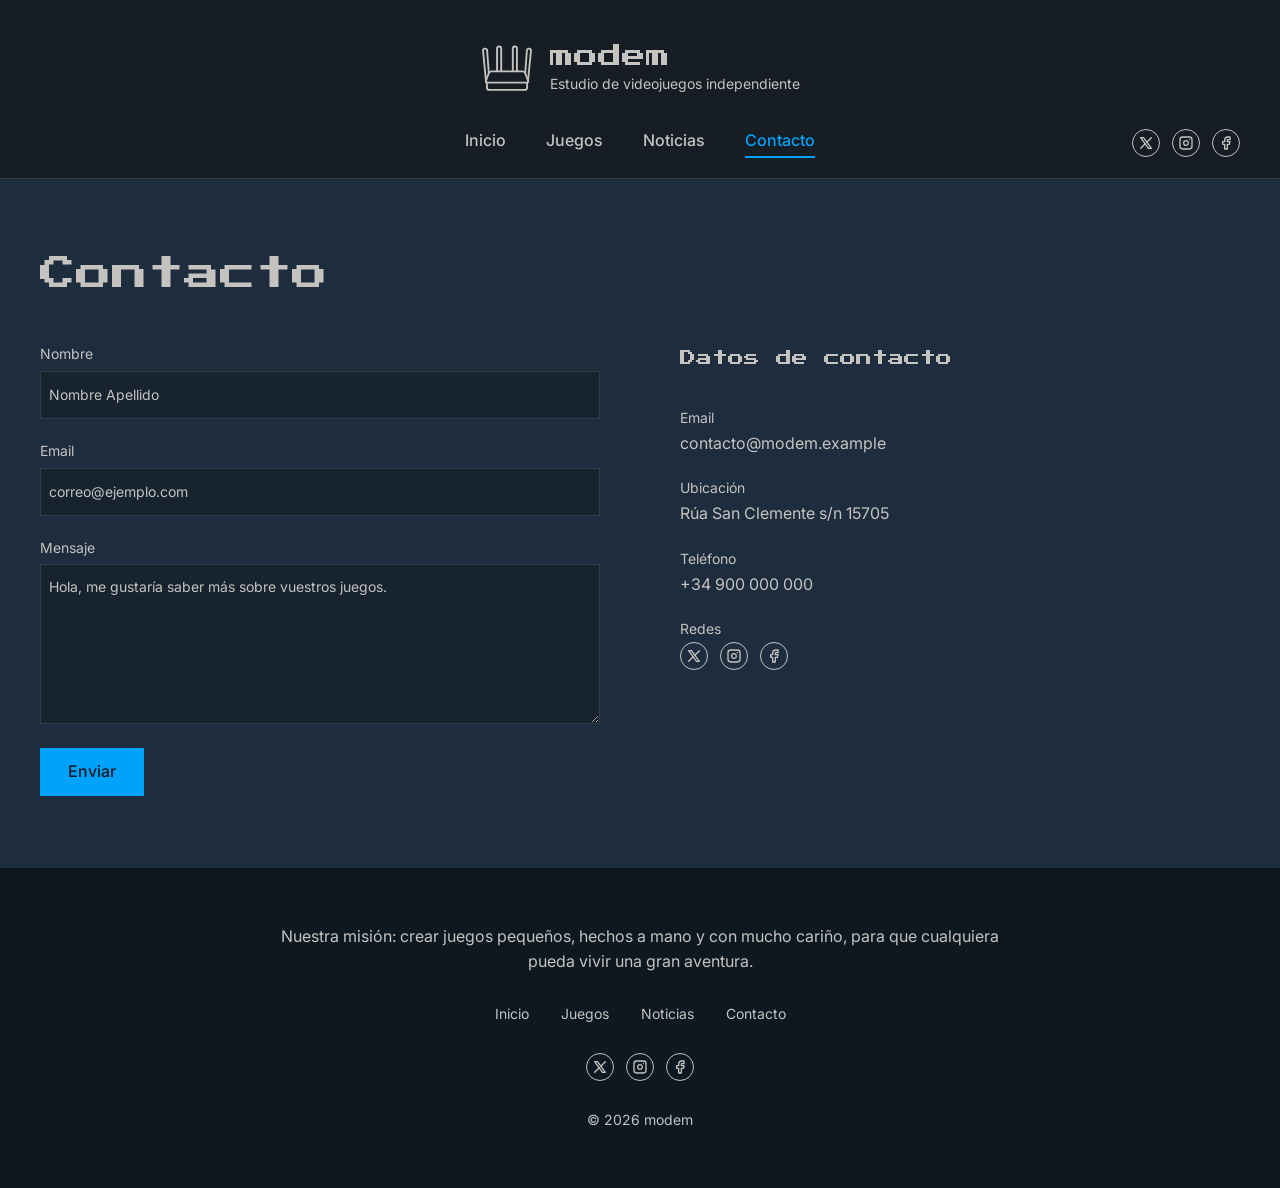
<file: contacto.html>
<!doctype html>
<html lang="es">
  <head>
    <meta charset="UTF-8" />
    <meta name="viewport" content="width=device-width, initial-scale=1.0" />
    <title>Contacto · modem</title>
    <meta
      name="description"
      content="Escribe al estudio modem: formulario de contacto, email y redes sociales."
    />
    <link
      rel="icon"
      href="img/logo/modem-icono-negro.svg"
      type="image/svg+xml"
    />

    <!-- Fuentes de Google: Press Start 2P (títulos) e Inter (texto) -->
    <link rel="preconnect" href="https://fonts.googleapis.com" />
    <link rel="preconnect" href="https://fonts.gstatic.com" crossorigin />
    <link
      rel="stylesheet"
      href="https://fonts.googleapis.com/css2?family=Inter:wght@400;500&family=Press+Start+2P&display=swap"
    />

    <!-- Estilos: primero la base, luego los componentes y al final los de esta página -->
    <link rel="stylesheet" href="css/base.css" />
    <link rel="stylesheet" href="css/components.css" />
    <link rel="stylesheet" href="css/pages/contacto.css" />

    <!-- JavaScript ("defer" = se ejecuta cuando el HTML ya está cargado) -->
    <script src="js/main.js" defer></script>
    <script src="js/contacto.js" defer></script>
  </head>
  <body>
    <!-- Enlace para saltar el menú con el teclado (solo se ve al pulsar Tab) -->
    <a class="saltar-contenido" href="#contenido">Saltar al contenido</a>

    <!-- ============================== HEADER ==============================
       Igual en todas las páginas: NO lo cambies.
       La página actual se marca sola en el menú (lo hace js/main.js). -->
    <header class="header">
      <div class="header__barra contenedor">
        <a class="logo" href="index.html">
          <svg class="logo__icono" viewBox="0 8 260 232" aria-hidden="true" focusable="false"><path d="M82 140 V30 A10 10 0 0 1 102 30 V140"/><path d="M158 140 V30 A10 10 0 0 1 178 30 V140"/><path d="M28.4 185.6 L14.03 40.74 A10 10 0 0 1 33.97 39.26 L42 148.1"/><path d="M231.6 185.6 L245.97 40.74 A10 10 0 0 0 226.03 39.26 L218 148.1"/><path d="M55 140 H205 Q215 140 218.4 149.4 L231.6 185.6 Q235 195 225 195 H35 Q25 195 28.4 185.6 L41.6 149.4 Q45 140 55 140 Z"/><path d="M33 195 V218 Q33 230 45 230 H215 Q227 230 227 218 V195"/></svg>
          <span class="logo__texto">
            <span class="logo__nombre">modem</span>
            <span class="logo__lema">Estudio de videojuegos independiente</span>
          </span>
        </a>

        <!-- Botón hamburguesa: solo se ve en móvil -->
        <button
          class="menu-boton"
          type="button"
          aria-expanded="false"
          aria-controls="navegacion"
        >
          <span class="menu-boton__rayas" aria-hidden="true"></span>
          <span class="visualmente-oculto">Abrir menú</span>
        </button>
      </div>

      <nav
        class="header__nav contenedor"
        id="navegacion"
        aria-label="Menú principal"
      >
        <ul class="menu">
          <li><a class="menu__enlace" href="index.html">Inicio</a></li>
          <li><a class="menu__enlace" href="juegos.html">Juegos</a></li>
          <li><a class="menu__enlace" href="noticias.html">Noticias</a></li>
          <li><a class="menu__enlace" href="contacto.html">Contacto</a></li>
        </ul>

        <ul class="redes header__redes">
          <li>
            <a
              class="red-social"
              href="https://x.com"
              target="_blank"
              rel="noopener"
              aria-label="modem en X (se abre en una pestaña nueva)"
              ><svg class="icono icono--16 icono--x" viewBox="0 0 24 24" aria-hidden="true" focusable="false"><path d="M4 4l11.733 16h4.267l-11.733 -16l-4.267 0"/><path d="M4 20l6.768 -6.768m2.46 -2.46l6.772 -6.772"/></svg></a>
          </li>
          <li>
            <a
              class="red-social"
              href="https://www.instagram.com"
              target="_blank"
              rel="noopener"
              aria-label="modem en Instagram (se abre en una pestaña nueva)"
              ><svg class="icono icono--16 icono--instagram" viewBox="0 0 24 24" aria-hidden="true" focusable="false"><path d="M3 7a4 4 0 0 1 4 -4h10a4 4 0 0 1 4 4v10a4 4 0 0 1 -4 4h-10a4 4 0 0 1 -4 -4l0 -10"/><path d="M8.5 12a3.5 3.5 0 1 0 7 0a3.5 3.5 0 0 0 -7 0"/><path d="M17 7v.01"/></svg></a>
          </li>
          <li>
            <a
              class="red-social"
              href="https://www.facebook.com"
              target="_blank"
              rel="noopener"
              aria-label="modem en Facebook (se abre en una pestaña nueva)"
              ><svg class="icono icono--16 icono--facebook" viewBox="0 0 24 24" aria-hidden="true" focusable="false"><path d="M7 10v4h3v7h4v-7h3l1 -4h-4v-2a1 1 0 0 1 1 -1h3v-4h-3a5 5 0 0 0 -5 5v2h-3"/></svg></a>
          </li>
        </ul>
      </nav>
    </header>

    <!-- CONTACTO (Figma: "01 · Pantallas" → "Contacto · Escritorio").
       Maquetación en css/pages/contacto.css y validación en js/contacto.js. -->
    <main id="contenido">
      <!-- Pantalla dividida: formulario a la izquierda (lo valida
           js/contacto.js) y datos de contacto a la derecha. -->
      <section class="seccion" aria-labelledby="titulo-contacto">
        <div class="contenedor contacto">
          <h1 id="titulo-contacto">Contacto</h1>
          <div class="contacto__columnas">
            <form
              id="formulario-contacto"
              class="formulario"
              action="#"
              novalidate
            >
              <div class="campo">
                <label class="campo__etiqueta" for="nombre">Nombre</label>
                <input
                  class="campo__control"
                  id="nombre"
                  name="nombre"
                  type="text"
                  placeholder="Nombre Apellido"
                  autocomplete="name"
                  required
                  aria-describedby="nombre-error"
                />
                <p class="campo__error" id="nombre-error" hidden></p>
              </div>
              <div class="campo">
                <label class="campo__etiqueta" for="email">Email</label>
                <input
                  class="campo__control"
                  id="email"
                  name="email"
                  type="email"
                  placeholder="correo@ejemplo.com"
                  autocomplete="email"
                  required
                  aria-describedby="email-error"
                />
                <p class="campo__error" id="email-error" hidden></p>
              </div>
              <div class="campo">
                <label class="campo__etiqueta" for="mensaje">Mensaje</label>
                <textarea
                  class="campo__control"
                  id="mensaje"
                  name="mensaje"
                  placeholder="Hola, me gustaría saber más sobre vuestros juegos."
                  required
                  aria-describedby="mensaje-error"
                ></textarea>
                <p class="campo__error" id="mensaje-error" hidden></p>
              </div>
              <button class="boton" type="submit">Enviar</button>
              <p
                class="contacto__enviado"
                id="mensaje-enviado"
                role="status"
                hidden
              >
                ¡Mensaje enviado! Te responderemos pronto.
              </p>
            </form>
            <div class="contacto__info">
              <h2 class="titulo-h3">Datos de contacto</h2>
              <dl class="contacto__datos">
                <div class="dato">
                  <dt>Email</dt>
                  <dd>
                    <a href="mailto:contacto@modem.example"
                      >contacto@modem.example</a
                    >
                  </dd>
                </div>
                <div class="dato">
                  <dt>Ubicación</dt>
                  <dd>Rúa San Clemente s/n 15705</dd>
                </div>
                <div class="dato">
                  <dt>Teléfono</dt>
                  <dd><a href="tel:+34900000000">+34 900 000 000</a></dd>
                </div>
                <div class="dato">
                  <dt>Redes</dt>
                  <dd>
                    <ul class="redes">
                      <li>
                        <a
                          class="red-social"
                          href="https://x.com"
                          target="_blank"
                          rel="noopener"
                          aria-label="modem en X (se abre en una pestaña nueva)"
                          ><svg class="icono icono--16 icono--x" viewBox="0 0 24 24" aria-hidden="true" focusable="false"><path d="M4 4l11.733 16h4.267l-11.733 -16l-4.267 0"/><path d="M4 20l6.768 -6.768m2.46 -2.46l6.772 -6.772"/></svg></a>
                      </li>
                      <li>
                        <a
                          class="red-social"
                          href="https://www.instagram.com"
                          target="_blank"
                          rel="noopener"
                          aria-label="modem en Instagram (se abre en una pestaña nueva)"
                          ><svg class="icono icono--16 icono--instagram" viewBox="0 0 24 24" aria-hidden="true" focusable="false"><path d="M3 7a4 4 0 0 1 4 -4h10a4 4 0 0 1 4 4v10a4 4 0 0 1 -4 4h-10a4 4 0 0 1 -4 -4l0 -10"/><path d="M8.5 12a3.5 3.5 0 1 0 7 0a3.5 3.5 0 0 0 -7 0"/><path d="M17 7v.01"/></svg></a>
                      </li>
                      <li>
                        <a
                          class="red-social"
                          href="https://www.facebook.com"
                          target="_blank"
                          rel="noopener"
                          aria-label="modem en Facebook (se abre en una pestaña nueva)"
                          ><svg class="icono icono--16 icono--facebook" viewBox="0 0 24 24" aria-hidden="true" focusable="false"><path d="M7 10v4h3v7h4v-7h3l1 -4h-4v-2a1 1 0 0 1 1 -1h3v-4h-3a5 5 0 0 0 -5 5v2h-3"/></svg></a>
                      </li>
                    </ul>
                  </dd>
                </div>
              </dl>
            </div>
          </div>
        </div>
      </section>
    </main>

    <!-- ============================== FOOTER ==============================
       Igual en todas las páginas: NO lo cambies. -->
    <footer class="footer">
      <p class="footer__mision">
        Nuestra misión: crear juegos pequeños, hechos a mano y con mucho cariño,
        para que cualquiera pueda vivir una gran aventura.
      </p>

      <nav aria-label="Enlaces del pie de página">
        <ul class="footer__enlaces">
          <li><a href="index.html">Inicio</a></li>
          <li><a href="juegos.html">Juegos</a></li>
          <li><a href="noticias.html">Noticias</a></li>
          <li><a href="contacto.html">Contacto</a></li>
        </ul>
      </nav>

      <ul class="redes">
        <li>
          <a
            class="red-social"
            href="https://x.com"
            target="_blank"
            rel="noopener"
            aria-label="modem en X (se abre en una pestaña nueva)"
            ><svg class="icono icono--16 icono--x" viewBox="0 0 24 24" aria-hidden="true" focusable="false"><path d="M4 4l11.733 16h4.267l-11.733 -16l-4.267 0"/><path d="M4 20l6.768 -6.768m2.46 -2.46l6.772 -6.772"/></svg></a>
        </li>
        <li>
          <a
            class="red-social"
            href="https://www.instagram.com"
            target="_blank"
            rel="noopener"
            aria-label="modem en Instagram (se abre en una pestaña nueva)"
            ><svg class="icono icono--16 icono--instagram" viewBox="0 0 24 24" aria-hidden="true" focusable="false"><path d="M3 7a4 4 0 0 1 4 -4h10a4 4 0 0 1 4 4v10a4 4 0 0 1 -4 4h-10a4 4 0 0 1 -4 -4l0 -10"/><path d="M8.5 12a3.5 3.5 0 1 0 7 0a3.5 3.5 0 0 0 -7 0"/><path d="M17 7v.01"/></svg></a>
        </li>
        <li>
          <a
            class="red-social"
            href="https://www.facebook.com"
            target="_blank"
            rel="noopener"
            aria-label="modem en Facebook (se abre en una pestaña nueva)"
            ><svg class="icono icono--16 icono--facebook" viewBox="0 0 24 24" aria-hidden="true" focusable="false"><path d="M7 10v4h3v7h4v-7h3l1 -4h-4v-2a1 1 0 0 1 1 -1h3v-4h-3a5 5 0 0 0 -5 5v2h-3"/></svg></a>
        </li>
      </ul>

      <p class="footer__copyright">© 2026 modem</p>
    </footer>
  </body>
</html>
</file>
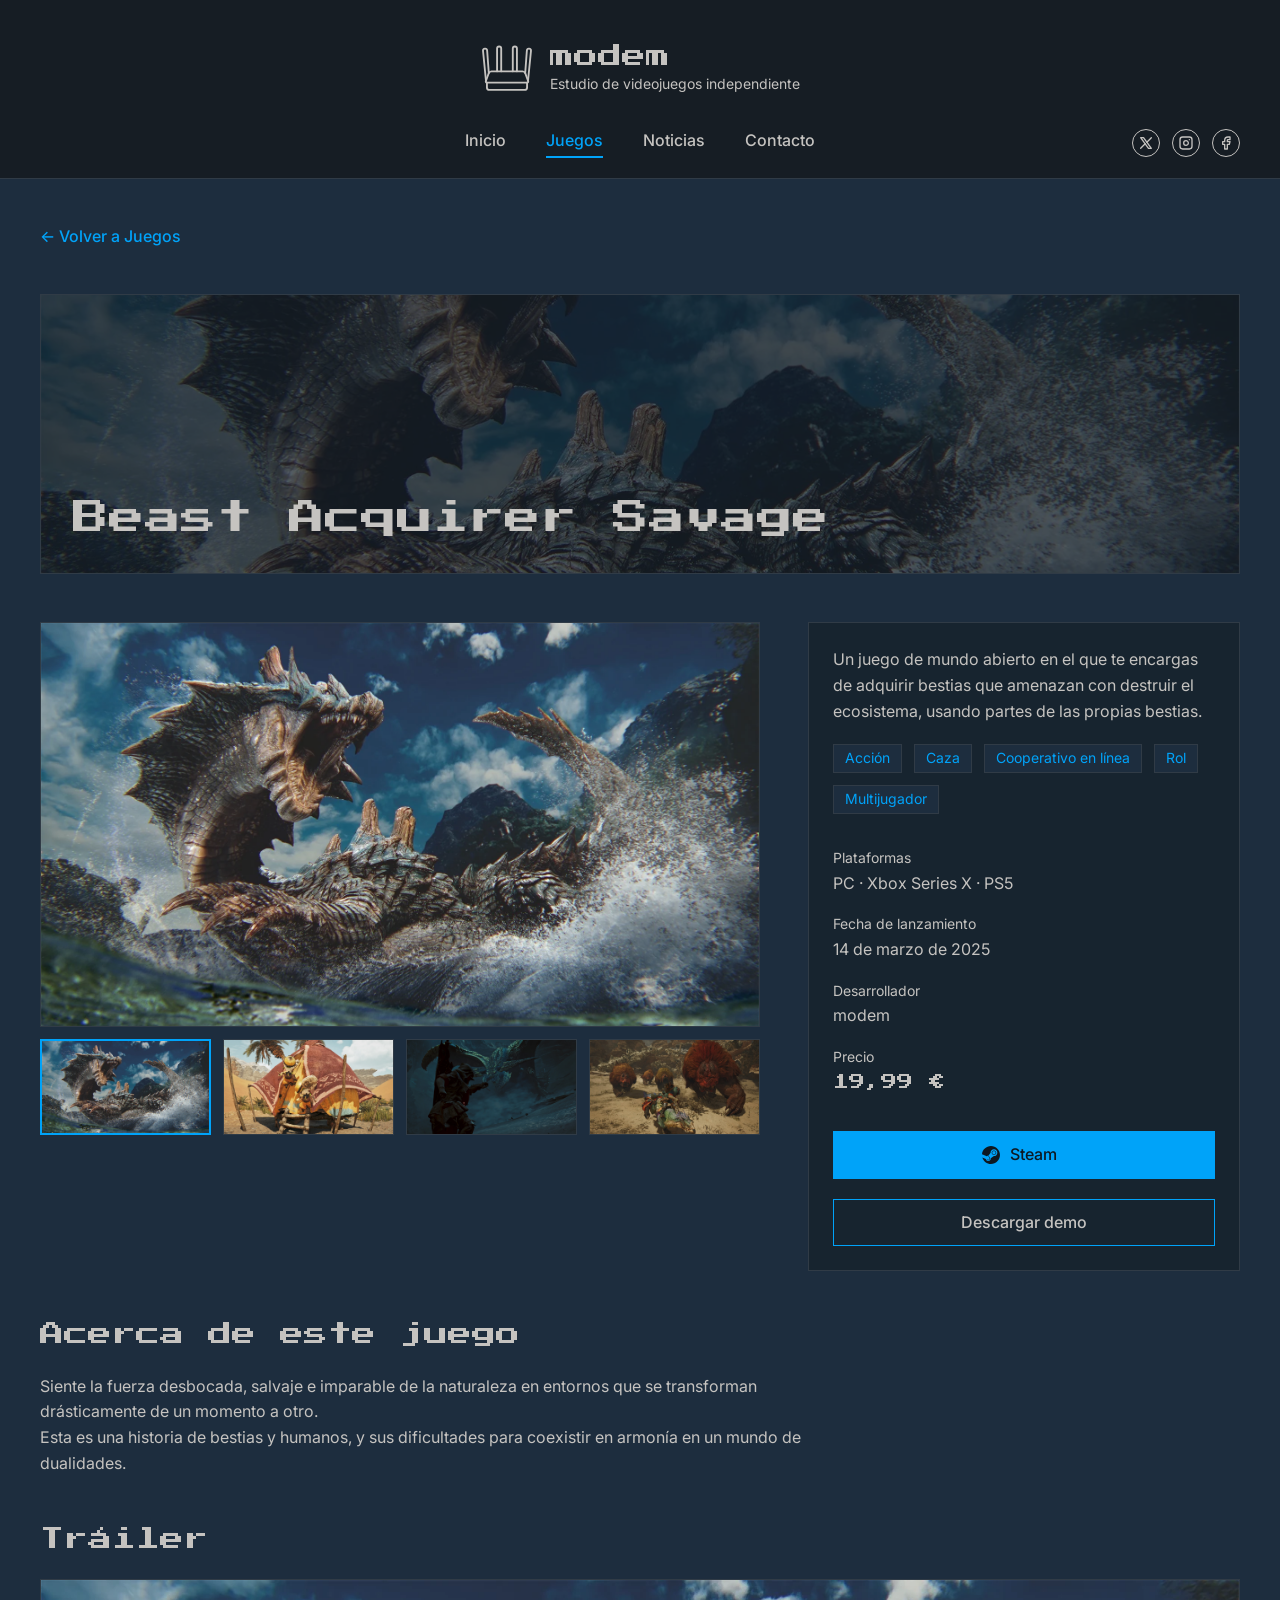
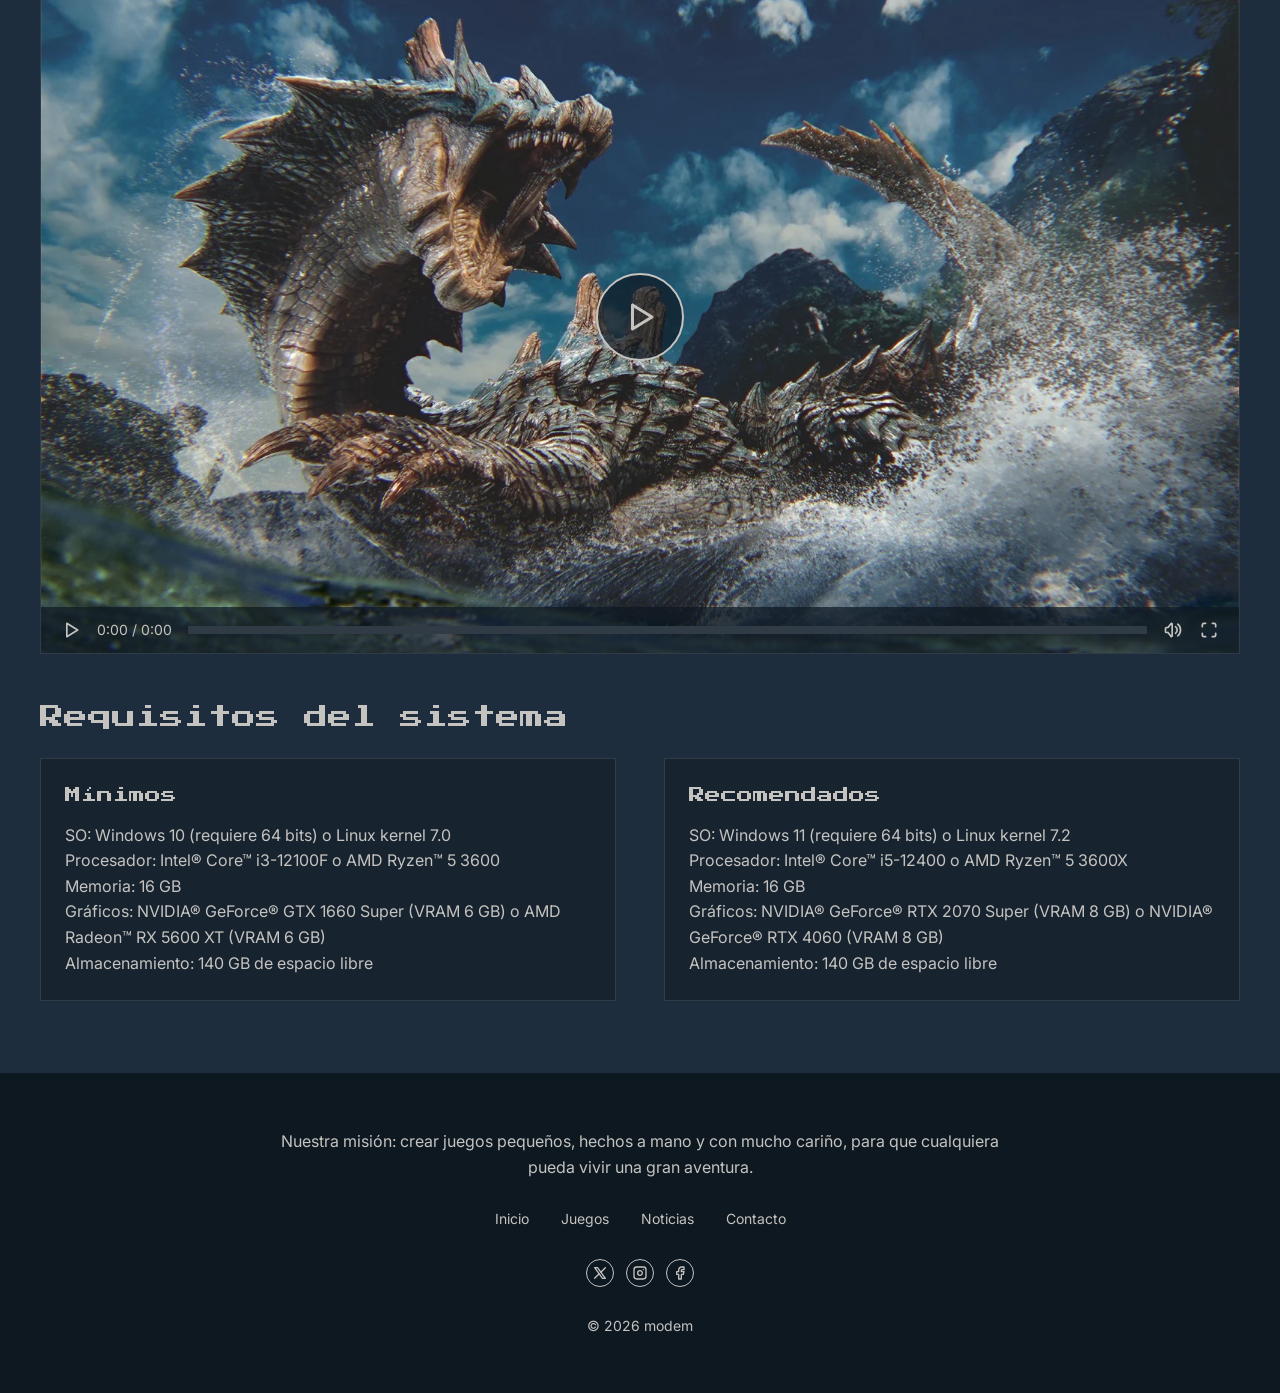
<file: ficha-juego.html>
<!DOCTYPE html>
<html lang="es">
<head>
  <meta charset="UTF-8">
  <meta name="viewport" content="width=device-width, initial-scale=1.0">
  <title>Beast Acquirer Savage · Juegos · modem</title>
  <meta name="description" content="Ficha de Beast Acquirer Savage: galería, datos, tráiler y requisitos del sistema.">
  <link rel="icon" href="img/logo/modem-icono-negro.svg" type="image/svg+xml">

  <!-- Fuentes de Google: Press Start 2P (títulos) e Inter (texto) -->
  <link rel="preconnect" href="https://fonts.googleapis.com">
  <link rel="preconnect" href="https://fonts.gstatic.com" crossorigin>
  <link rel="stylesheet" href="https://fonts.googleapis.com/css2?family=Inter:wght@400;500&family=Press+Start+2P&display=swap">

  <!-- Estilos: primero la base, luego los componentes y al final los de esta página -->
  <link rel="stylesheet" href="css/base.css">
  <link rel="stylesheet" href="css/components.css">
  <link rel="stylesheet" href="css/pages/ficha-juego.css">

  <!-- JavaScript ("defer" = se ejecuta cuando el HTML ya está cargado) -->
  <script src="js/main.js" defer></script>
  <script src="js/modal-demo.js" defer></script>
  <script src="js/ficha-juego.js" defer></script>
</head>
<body>
  <!-- Enlace para saltar el menú con el teclado (solo se ve al pulsar Tab) -->
  <a class="saltar-contenido" href="#contenido">Saltar al contenido</a>

  <!-- ============================== HEADER ==============================
       Igual en todas las páginas: NO lo cambies.
       La página actual se marca sola en el menú (lo hace js/main.js). -->
  <header class="header">
    <div class="header__barra contenedor">
      <a class="logo" href="index.html">
        <svg class="logo__icono" viewBox="0 8 260 232" aria-hidden="true" focusable="false"><path d="M82 140 V30 A10 10 0 0 1 102 30 V140"/><path d="M158 140 V30 A10 10 0 0 1 178 30 V140"/><path d="M28.4 185.6 L14.03 40.74 A10 10 0 0 1 33.97 39.26 L42 148.1"/><path d="M231.6 185.6 L245.97 40.74 A10 10 0 0 0 226.03 39.26 L218 148.1"/><path d="M55 140 H205 Q215 140 218.4 149.4 L231.6 185.6 Q235 195 225 195 H35 Q25 195 28.4 185.6 L41.6 149.4 Q45 140 55 140 Z"/><path d="M33 195 V218 Q33 230 45 230 H215 Q227 230 227 218 V195"/></svg>
        <span class="logo__texto">
          <span class="logo__nombre">modem</span>
          <span class="logo__lema">Estudio de videojuegos independiente</span>
        </span>
      </a>

      <!-- Botón hamburguesa: solo se ve en móvil -->
      <button class="menu-boton" type="button" aria-expanded="false" aria-controls="navegacion">
        <span class="menu-boton__rayas" aria-hidden="true"></span>
        <span class="visualmente-oculto">Abrir menú</span>
      </button>
    </div>

    <nav class="header__nav contenedor" id="navegacion" aria-label="Menú principal">
      <ul class="menu">
        <li><a class="menu__enlace" href="index.html">Inicio</a></li>
        <li><a class="menu__enlace" href="juegos.html">Juegos</a></li>
        <li><a class="menu__enlace" href="noticias.html">Noticias</a></li>
        <li><a class="menu__enlace" href="contacto.html">Contacto</a></li>
      </ul>

      <ul class="redes header__redes">
        <li><a class="red-social" href="https://x.com" target="_blank" rel="noopener" aria-label="modem en X (se abre en una pestaña nueva)"><svg class="icono icono--16 icono--x" viewBox="0 0 24 24" aria-hidden="true" focusable="false"><path d="M4 4l11.733 16h4.267l-11.733 -16l-4.267 0"/><path d="M4 20l6.768 -6.768m2.46 -2.46l6.772 -6.772"/></svg></a></li>
        <li><a class="red-social" href="https://www.instagram.com" target="_blank" rel="noopener" aria-label="modem en Instagram (se abre en una pestaña nueva)"><svg class="icono icono--16 icono--instagram" viewBox="0 0 24 24" aria-hidden="true" focusable="false"><path d="M3 7a4 4 0 0 1 4 -4h10a4 4 0 0 1 4 4v10a4 4 0 0 1 -4 4h-10a4 4 0 0 1 -4 -4l0 -10"/><path d="M8.5 12a3.5 3.5 0 1 0 7 0a3.5 3.5 0 0 0 -7 0"/><path d="M17 7v.01"/></svg></a></li>
        <li><a class="red-social" href="https://www.facebook.com" target="_blank" rel="noopener" aria-label="modem en Facebook (se abre en una pestaña nueva)"><svg class="icono icono--16 icono--facebook" viewBox="0 0 24 24" aria-hidden="true" focusable="false"><path d="M7 10v4h3v7h4v-7h3l1 -4h-4v-2a1 1 0 0 1 1 -1h3v-4h-3a5 5 0 0 0 -5 5v2h-3"/></svg></a></li>
      </ul>
    </nav>
  </header>

  <!-- ============================== CONTENIDO ==============================
       FICHA DE JUEGO (Figma: "01 · Pantallas" → "Ficha de juego · Escritorio")
       Plantilla de detalle de un juego. De momento solo existe la de
       Beast Acquirer Savage (los ejemplos de Figma son de este juego).
       La fecha de lanzamiento y el precio son inventados. -->
  <main id="contenido" class="ficha">
    <div class="contenedor ficha__contenedor">

      <a class="enlace" href="juegos.html">← Volver a Juegos</a>

      <!-- Banner: imagen oscurecida + nombre del juego (es el h1 de la página).
           La imagen es decorativa (alt vacío): el nombre ya está en el título. -->
      <div class="banner-juego">
        <img class="banner-juego__imagen" src="img/juegos/beast-acquirer-savage.webp" alt="" width="1200" height="280">
        <h1 class="banner-juego__titulo">Beast Acquirer Savage</h1>
      </div>

      <!-- Galería (izquierda) y datos del juego (derecha) -->
      <div class="ficha__principal">

        <!-- GALERÍA: al pulsar una miniatura cambia la imagen grande
             (lo hace js/ficha-juego.js). Cada miniatura guarda en
             data-imagen la imagen grande que enseña. -->
        <section class="galeria" aria-label="Galería de imágenes">
          <img class="galeria__principal" id="galeria-principal" src="img/juegos/beast-acquirer-savage.webp" alt="Una bestia marina gigante emerge entre las olas" width="720" height="405">
          <ul class="galeria__miniaturas">
            <li>
              <button class="galeria__miniatura" type="button" data-imagen="img/juegos/beast-acquirer-savage.webp" aria-pressed="true">
                <img src="img/juegos/beast-acquirer-savage.webp" alt="Una bestia marina gigante emerge entre las olas" width="171" height="96" loading="lazy">
              </button>
            </li>
            <li>
              <button class="galeria__miniatura" type="button" data-imagen="img/juegos/beast-galeria-2.webp" aria-pressed="false">
                <img src="img/juegos/beast-galeria-2.webp" alt="Una tienda con forma de criatura en un campamento del desierto" width="171" height="96" loading="lazy">
              </button>
            </li>
            <li>
              <button class="galeria__miniatura" type="button" data-imagen="img/juegos/beast-galeria-3.jpg" aria-pressed="false">
                <img src="img/juegos/beast-galeria-3.jpg" alt="Un cazador con un arma enorme se enfrenta a un dragón en una cueva oscura" width="171" height="96" loading="lazy">
              </button>
            </li>
            <li>
              <button class="galeria__miniatura" type="button" data-imagen="img/juegos/beast-galeria-4.webp" aria-pressed="false">
                <img src="img/juegos/beast-galeria-4.webp" alt="Un cazador sobre su montura frente a una manada de bestias peludas" width="171" height="96" loading="lazy">
              </button>
            </li>
          </ul>
        </section>

        <!-- DATOS DEL JUEGO -->
        <aside class="datos-juego" aria-label="Datos del juego">
          <p>Un juego de mundo abierto en el que te encargas de adquirir bestias que amenazan con destruir el ecosistema, usando partes de las propias bestias.</p>

          <ul class="etiquetas" aria-label="Géneros">
            <li class="etiqueta">Acción</li>
            <li class="etiqueta">Caza</li>
            <li class="etiqueta">Cooperativo en línea</li>
            <li class="etiqueta">Rol</li>
            <li class="etiqueta">Multijugador</li>
          </ul>

          <dl class="datos-juego__lista">
            <div class="dato">
              <dt>Plataformas</dt>
              <dd>PC · Xbox Series X · PS5</dd>
            </div>
            <div class="dato">
              <dt>Fecha de lanzamiento</dt>
              <dd>14 de marzo de 2025</dd>
            </div>
            <div class="dato">
              <dt>Desarrollador</dt>
              <dd>modem</dd>
            </div>
            <div class="dato">
              <dt>Precio</dt>
              <dd class="datos-juego__precio">19,99 €</dd>
            </div>
          </dl>

          <div class="datos-juego__comprar">
            <a class="boton boton--tienda" href="https://store.steampowered.com/app/2246340/" target="_blank" rel="noopener">
              <svg class="icono icono--18 icono--steam icono--relleno" viewBox="0 0 24 24" aria-hidden="true" focusable="false"><path d="M11.979 0C5.678 0 .511 4.86.022 11.037l6.432 2.658c.545-.371 1.203-.59 1.912-.59.063 0 .125.004.188.006l2.861-4.142V8.91c0-2.495 2.028-4.524 4.524-4.524 2.494 0 4.524 2.031 4.524 4.527s-2.03 4.525-4.524 4.525h-.105l-4.076 2.911c0 .052.004.105.004.159 0 1.875-1.515 3.396-3.39 3.396-1.635 0-3.016-1.173-3.331-2.727L.436 15.27C1.862 20.307 6.486 24 11.979 24c6.627 0 11.999-5.373 11.999-12S18.605 0 11.979 0zM7.54 18.21l-1.473-.61c.262.543.714.999 1.314 1.25 1.297.539 2.793-.076 3.332-1.375.263-.63.264-1.319.005-1.949s-.75-1.121-1.377-1.383c-.624-.26-1.29-.249-1.878-.03l1.523.63c.956.4 1.409 1.5 1.009 2.455-.397.957-1.497 1.41-2.454 1.012H7.54zm11.415-9.303c0-1.662-1.353-3.015-3.015-3.015-1.665 0-3.015 1.353-3.015 3.015 0 1.665 1.35 3.015 3.015 3.015 1.663 0 3.015-1.35 3.015-3.015zm-5.273-.005c0-1.252 1.013-2.266 2.265-2.266 1.249 0 2.266 1.014 2.266 2.266 0 1.251-1.017 2.265-2.266 2.265-1.253 0-2.265-1.014-2.265-2.265z"/></svg>
              Steam<span class="visualmente-oculto"> (se abre en una pestaña nueva)</span>
            </a>
          </div>

          <!-- Abre el modal de descarga (js/modal-demo.js) -->
          <button class="boton boton--secundario boton--ancho-completo" type="button" data-demo="Beast Acquirer Savage" data-plataformas="PC, Xbox Series X, PS5" data-tamano="1850">Descargar demo</button>
        </aside>
      </div>

      <!-- ACERCA DE ESTE JUEGO -->
      <section class="ficha__bloque" aria-labelledby="titulo-acerca">
        <h2 id="titulo-acerca">Acerca de este juego</h2>
        <div class="ficha__texto">
          <p>Siente la fuerza desbocada, salvaje e imparable de la naturaleza en entornos que se transforman drásticamente de un momento a otro.</p>
          <p>Esta es una historia de bestias y humanos, y sus dificultades para coexistir en armonía en un mundo de dualidades.</p>
        </div>
      </section>

      <!-- TRÁILER: el play lleva a la página del tráiler, donde se reproduce -->
      <section class="ficha__bloque" aria-labelledby="titulo-trailer">
        <h2 id="titulo-trailer">Tráiler</h2>
        <div class="reproductor">
          <img class="reproductor__portada" src="img/juegos/beast-acquirer-savage.webp" alt="" width="1200" height="675" loading="lazy">
          <a class="reproductor__play" href="trailer.html">
            <span class="reproductor__circulo"><svg class="icono icono--36 icono--play" viewBox="0 0 24 24" aria-hidden="true" focusable="false"><path d="M7 4v16l13 -8l-13 -8"/></svg></span>
            <span class="visualmente-oculto">Ver el tráiler de Beast Acquirer Savage</span>
          </a>
          <div class="reproductor__controles" aria-hidden="true">
            <svg class="icono icono--20 icono--play" viewBox="0 0 24 24" aria-hidden="true" focusable="false"><path d="M7 4v16l13 -8l-13 -8"/></svg>
            <span>0:00 / 0:00</span>
            <div class="barra-progreso"><div class="barra-progreso__relleno"></div></div>
            <svg class="icono icono--20 icono--volumen" viewBox="0 0 24 24" aria-hidden="true" focusable="false"><path d="M15 8a5 5 0 0 1 0 8"/><path d="M17.7 5a9 9 0 0 1 0 14"/><path d="M6 15h-2a1 1 0 0 1 -1 -1v-4a1 1 0 0 1 1 -1h2l3.5 -4.5a.8 .8 0 0 1 1.5 .5v14a.8 .8 0 0 1 -1.5 .5l-3.5 -4.5"/></svg>
            <svg class="icono icono--20 icono--pantalla-completa" viewBox="0 0 24 24" aria-hidden="true" focusable="false"><path d="M4 8v-2a2 2 0 0 1 2 -2h2"/><path d="M4 16v2a2 2 0 0 0 2 2h2"/><path d="M16 4h2a2 2 0 0 1 2 2v2"/><path d="M16 20h2a2 2 0 0 0 2 -2v-2"/></svg>
          </div>
        </div>
      </section>

      <!-- REQUISITOS DEL SISTEMA -->
      <section class="ficha__bloque" aria-labelledby="titulo-requisitos">
        <h2 id="titulo-requisitos">Requisitos del sistema</h2>
        <div class="ficha__requisitos">
          <div class="requisitos">
            <h3>Mínimos</h3>
            <ul>
              <li>SO: Windows 10 (requiere 64 bits) o Linux kernel 7.0</li>
              <li>Procesador: Intel® Core™ i3-12100F o AMD Ryzen™ 5 3600</li>
              <li>Memoria: 16 GB</li>
              <li>Gráficos: NVIDIA® GeForce® GTX 1660 Super (VRAM 6 GB) o AMD Radeon™ RX 5600 XT (VRAM 6 GB)</li>
              <li>Almacenamiento: 140 GB de espacio libre</li>
            </ul>
          </div>
          <div class="requisitos">
            <h3>Recomendados</h3>
            <ul>
              <li>SO: Windows 11 (requiere 64 bits) o Linux kernel 7.2</li>
              <li>Procesador: Intel® Core™ i5-12400 o AMD Ryzen™ 5 3600X</li>
              <li>Memoria: 16 GB</li>
              <li>Gráficos: NVIDIA® GeForce® RTX 2070 Super (VRAM 8 GB) o NVIDIA® GeForce® RTX 4060 (VRAM 8 GB)</li>
              <li>Almacenamiento: 140 GB de espacio libre</li>
            </ul>
          </div>
        </div>
      </section>

    </div>
  </main>

  <!-- ============================== FOOTER ==============================
       Igual en todas las páginas: NO lo cambies. -->
  <footer class="footer">
    <p class="footer__mision">Nuestra misión: crear juegos pequeños, hechos a mano y con mucho cariño, para que cualquiera pueda vivir una gran aventura.</p>

    <nav aria-label="Enlaces del pie de página">
      <ul class="footer__enlaces">
        <li><a href="index.html">Inicio</a></li>
        <li><a href="juegos.html">Juegos</a></li>
        <li><a href="noticias.html">Noticias</a></li>
        <li><a href="contacto.html">Contacto</a></li>
      </ul>
    </nav>

    <ul class="redes">
      <li><a class="red-social" href="https://x.com" target="_blank" rel="noopener" aria-label="modem en X (se abre en una pestaña nueva)"><svg class="icono icono--16 icono--x" viewBox="0 0 24 24" aria-hidden="true" focusable="false"><path d="M4 4l11.733 16h4.267l-11.733 -16l-4.267 0"/><path d="M4 20l6.768 -6.768m2.46 -2.46l6.772 -6.772"/></svg></a></li>
      <li><a class="red-social" href="https://www.instagram.com" target="_blank" rel="noopener" aria-label="modem en Instagram (se abre en una pestaña nueva)"><svg class="icono icono--16 icono--instagram" viewBox="0 0 24 24" aria-hidden="true" focusable="false"><path d="M3 7a4 4 0 0 1 4 -4h10a4 4 0 0 1 4 4v10a4 4 0 0 1 -4 4h-10a4 4 0 0 1 -4 -4l0 -10"/><path d="M8.5 12a3.5 3.5 0 1 0 7 0a3.5 3.5 0 0 0 -7 0"/><path d="M17 7v.01"/></svg></a></li>
      <li><a class="red-social" href="https://www.facebook.com" target="_blank" rel="noopener" aria-label="modem en Facebook (se abre en una pestaña nueva)"><svg class="icono icono--16 icono--facebook" viewBox="0 0 24 24" aria-hidden="true" focusable="false"><path d="M7 10v4h3v7h4v-7h3l1 -4h-4v-2a1 1 0 0 1 1 -1h3v-4h-3a5 5 0 0 0 -5 5v2h-3"/></svg></a></li>
    </ul>

    <p class="footer__copyright">© 2026 modem</p>
  </footer>
</body>
</html>
</file>
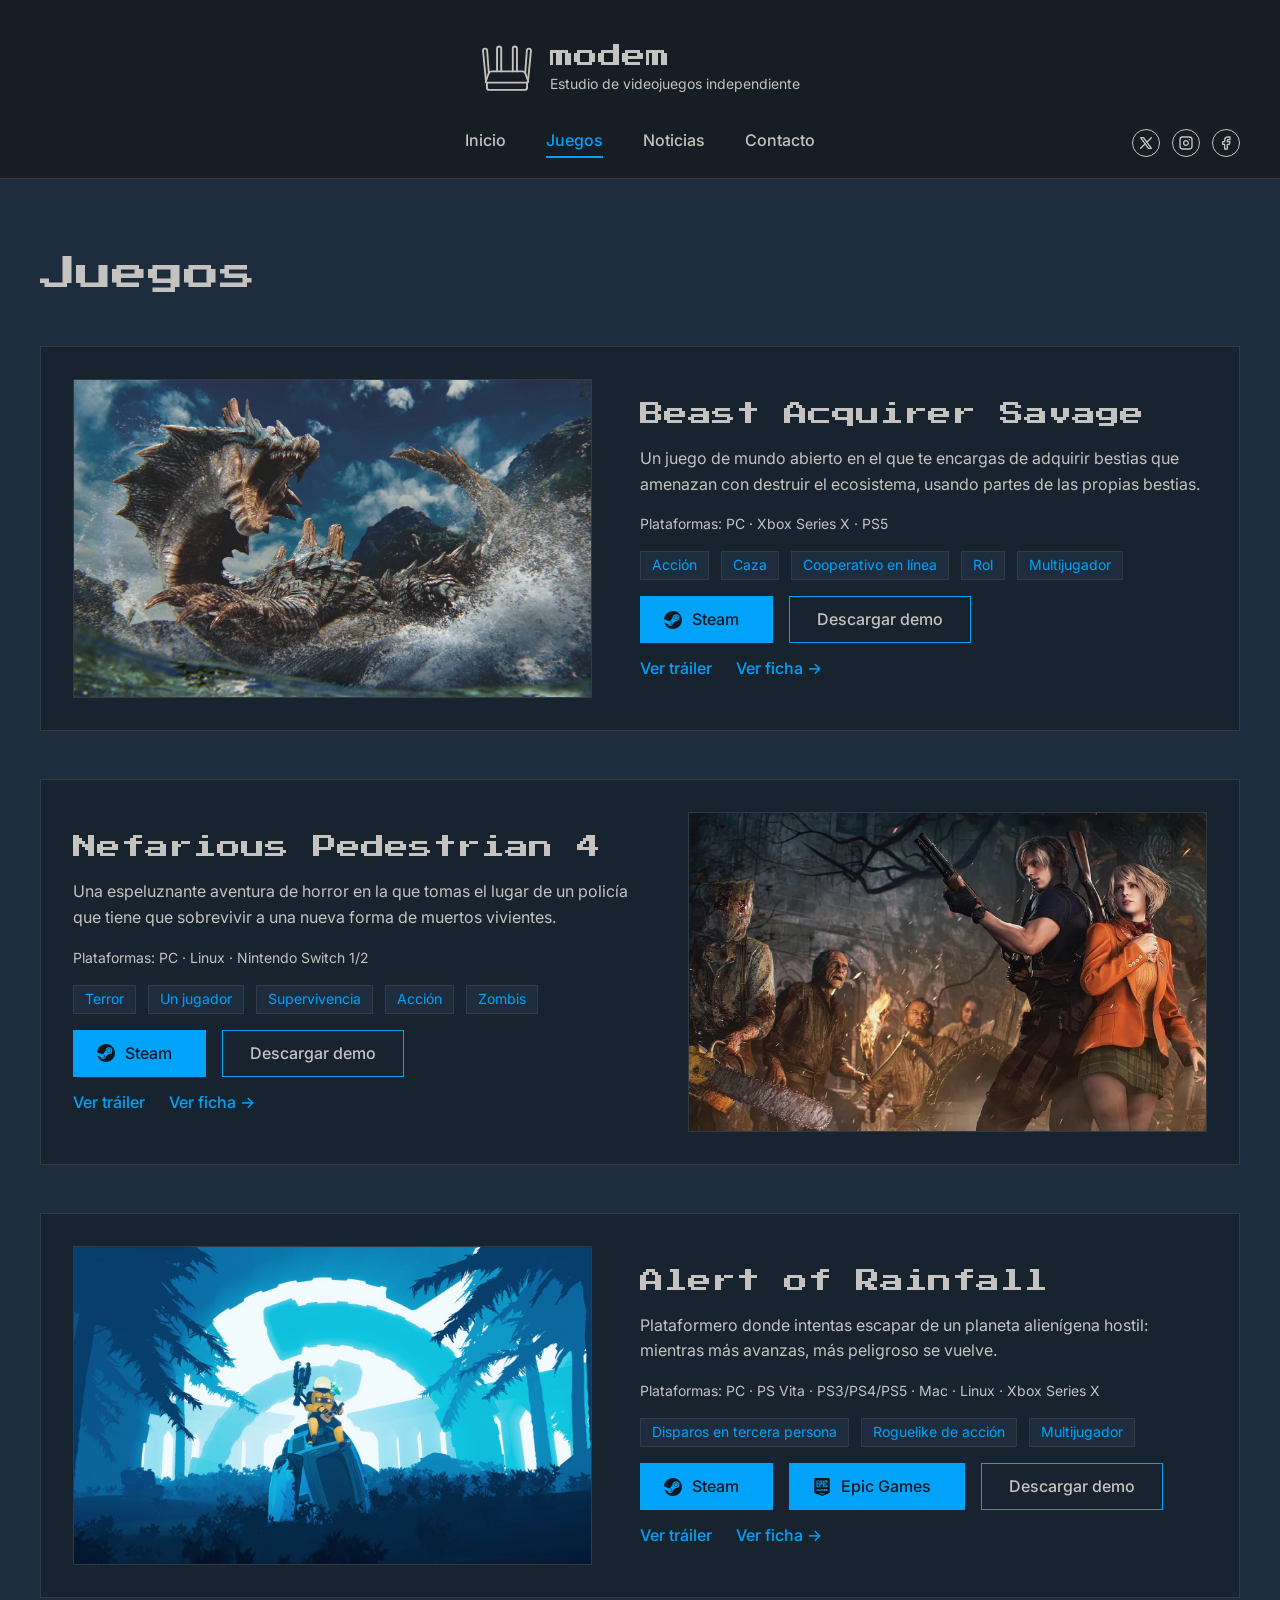
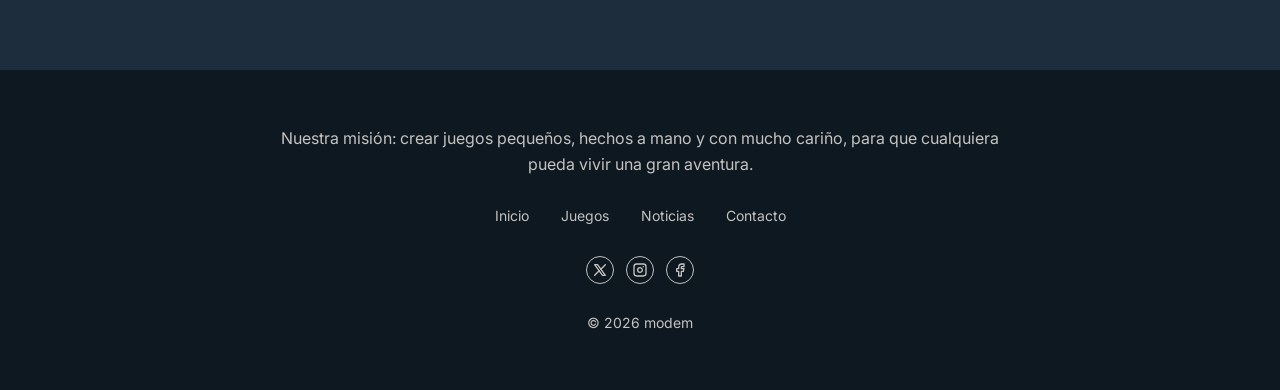
<file: juegos.html>
<!DOCTYPE html>
<html lang="es">

<head>
  <meta charset="UTF-8">
  <meta name="viewport" content="width=device-width, initial-scale=1.0">
  <title>Juegos · modem</title>
  <meta name="description" content="Los juegos de modem: descubre cada uno, mira su tráiler y prueba la demo gratis.">
  <link rel="icon" href="img/logo/modem-icono-negro.svg" type="image/svg+xml">

  <!-- Fuentes de Google: Press Start 2P (títulos) e Inter (texto) -->
  <link rel="preconnect" href="https://fonts.googleapis.com">
  <link rel="preconnect" href="https://fonts.gstatic.com" crossorigin>
  <link rel="stylesheet"
    href="https://fonts.googleapis.com/css2?family=Inter:wght@400;500&family=Press+Start+2P&display=swap">

  <!-- Estilos: primero la base, luego los componentes y al final los de esta página -->
  <link rel="stylesheet" href="css/base.css">
  <link rel="stylesheet" href="css/components.css">
  <link rel="stylesheet" href="css/pages/juegos.css">

  <!-- JavaScript ("defer" = se ejecuta cuando el HTML ya está cargado) -->
  <script src="js/main.js" defer></script>
  <script src="js/modal-demo.js" defer></script>
</head>

<body>
  <!-- Enlace para saltar el menú con el teclado (solo se ve al pulsar Tab) -->
  <a class="saltar-contenido" href="#contenido">Saltar al contenido</a>

  <!-- ============================== HEADER ==============================
       Igual en todas las páginas: NO lo cambies.
       La página actual se marca sola en el menú (lo hace js/main.js). -->
  <header class="header">
    <div class="header__barra contenedor">
      <a class="logo" href="index.html">
        <svg class="logo__icono" viewBox="0 8 260 232" aria-hidden="true" focusable="false"><path d="M82 140 V30 A10 10 0 0 1 102 30 V140"/><path d="M158 140 V30 A10 10 0 0 1 178 30 V140"/><path d="M28.4 185.6 L14.03 40.74 A10 10 0 0 1 33.97 39.26 L42 148.1"/><path d="M231.6 185.6 L245.97 40.74 A10 10 0 0 0 226.03 39.26 L218 148.1"/><path d="M55 140 H205 Q215 140 218.4 149.4 L231.6 185.6 Q235 195 225 195 H35 Q25 195 28.4 185.6 L41.6 149.4 Q45 140 55 140 Z"/><path d="M33 195 V218 Q33 230 45 230 H215 Q227 230 227 218 V195"/></svg>
        <span class="logo__texto">
          <span class="logo__nombre">modem</span>
          <span class="logo__lema">Estudio de videojuegos independiente</span>
        </span>
      </a>

      <!-- Botón hamburguesa: solo se ve en móvil -->
      <button class="menu-boton" type="button" aria-expanded="false" aria-controls="navegacion">
        <span class="menu-boton__rayas" aria-hidden="true"></span>
        <span class="visualmente-oculto">Abrir menú</span>
      </button>
    </div>

    <nav class="header__nav contenedor" id="navegacion" aria-label="Menú principal">
      <ul class="menu">
        <li><a class="menu__enlace" href="index.html">Inicio</a></li>
        <li><a class="menu__enlace" href="juegos.html">Juegos</a></li>
        <li><a class="menu__enlace" href="noticias.html">Noticias</a></li>
        <li><a class="menu__enlace" href="contacto.html">Contacto</a></li>
      </ul>

      <ul class="redes header__redes">
        <li><a class="red-social" href="https://x.com" target="_blank" rel="noopener" aria-label="modem en X (se abre en una pestaña nueva)"><svg class="icono icono--16 icono--x" viewBox="0 0 24 24" aria-hidden="true" focusable="false"><path d="M4 4l11.733 16h4.267l-11.733 -16l-4.267 0"/><path d="M4 20l6.768 -6.768m2.46 -2.46l6.772 -6.772"/></svg></a></li>
        <li><a class="red-social" href="https://www.instagram.com" target="_blank" rel="noopener" aria-label="modem en Instagram (se abre en una pestaña nueva)"><svg class="icono icono--16 icono--instagram" viewBox="0 0 24 24" aria-hidden="true" focusable="false"><path d="M3 7a4 4 0 0 1 4 -4h10a4 4 0 0 1 4 4v10a4 4 0 0 1 -4 4h-10a4 4 0 0 1 -4 -4l0 -10"/><path d="M8.5 12a3.5 3.5 0 1 0 7 0a3.5 3.5 0 0 0 -7 0"/><path d="M17 7v.01"/></svg></a></li>
        <li><a class="red-social" href="https://www.facebook.com" target="_blank" rel="noopener" aria-label="modem en Facebook (se abre en una pestaña nueva)"><svg class="icono icono--16 icono--facebook" viewBox="0 0 24 24" aria-hidden="true" focusable="false"><path d="M7 10v4h3v7h4v-7h3l1 -4h-4v-2a1 1 0 0 1 1 -1h3v-4h-3a5 5 0 0 0 -5 5v2h-3"/></svg></a></li>
      </ul>
    </nav>
  </header>

  <!-- JUEGOS (Figma: "01 · Pantallas" → "Juegos · Escritorio").
       Maquetación en css/pages/juegos.css. -->
  <main id="contenido">

    <!-- LISTA DE JUEGOS: una tarjeta por juego. Steam y Epic Games son los
         botones principales (solo los de las tiendas donde está el juego),
         "Descargar demo" abre el modal (js/modal-demo.js) y "Ver tráiler" y
         "Ver ficha →" son enlaces de texto. De momento solo hay ficha y
         tráiler de Beast Acquirer Savage: las 3 tarjetas llevan a esas páginas. -->
    <section class="seccion" aria-labelledby="titulo-juegos">
      <div class="contenedor juegos">
        <h1 id="titulo-juegos">Juegos</h1>
        <ul class="juegos__lista">
          <li>
            <!-- Tarjeta 1 -->
            <article class="tarjeta-juego">
              <img class="tarjeta-juego__imagen" src="img/juegos/beast-acquirer-savage.webp"
                alt="Una bestia marina gigante emerge entre las olas" width="520" height="320">
              <div class="tarjeta-juego__info">
                <h2>Beast Acquirer Savage</h2>
                <p>Un juego de mundo abierto en el que te encargas de adquirir bestias que amenazan con destruir el
                  ecosistema, usando partes de las propias bestias.</p>
                <p class="tarjeta-juego__plataformas">Plataformas: PC · Xbox Series X · PS5</p>
                <ul class="etiquetas" aria-label="Géneros">
                  <li class="etiqueta">Acción</li>
                  <li class="etiqueta">Caza</li>
                  <li class="etiqueta">Cooperativo en línea</li>
                  <li class="etiqueta">Rol</li>
                  <li class="etiqueta">Multijugador</li>
                </ul>
                <div class="grupo-botones">
                  <a class="boton boton--tienda" href="https://store.steampowered.com/app/2246340/" target="_blank" rel="noopener">
                    <svg class="icono icono--18 icono--steam icono--relleno" viewBox="0 0 24 24" aria-hidden="true" focusable="false"><path d="M11.979 0C5.678 0 .511 4.86.022 11.037l6.432 2.658c.545-.371 1.203-.59 1.912-.59.063 0 .125.004.188.006l2.861-4.142V8.91c0-2.495 2.028-4.524 4.524-4.524 2.494 0 4.524 2.031 4.524 4.527s-2.03 4.525-4.524 4.525h-.105l-4.076 2.911c0 .052.004.105.004.159 0 1.875-1.515 3.396-3.39 3.396-1.635 0-3.016-1.173-3.331-2.727L.436 15.27C1.862 20.307 6.486 24 11.979 24c6.627 0 11.999-5.373 11.999-12S18.605 0 11.979 0zM7.54 18.21l-1.473-.61c.262.543.714.999 1.314 1.25 1.297.539 2.793-.076 3.332-1.375.263-.63.264-1.319.005-1.949s-.75-1.121-1.377-1.383c-.624-.26-1.29-.249-1.878-.03l1.523.63c.956.4 1.409 1.5 1.009 2.455-.397.957-1.497 1.41-2.454 1.012H7.54zm11.415-9.303c0-1.662-1.353-3.015-3.015-3.015-1.665 0-3.015 1.353-3.015 3.015 0 1.665 1.35 3.015 3.015 3.015 1.663 0 3.015-1.35 3.015-3.015zm-5.273-.005c0-1.252 1.013-2.266 2.265-2.266 1.249 0 2.266 1.014 2.266 2.266 0 1.251-1.017 2.265-2.266 2.265-1.253 0-2.265-1.014-2.265-2.265z"/></svg>
                    Steam<span class="visualmente-oculto"> (se abre en una pestaña nueva)</span>
                  </a>
                  <button class="boton boton--secundario" type="button" data-demo="Beast Acquirer Savage"
                    data-plataformas="PC, Xbox Series X, PS5" data-tamano="1850">Descargar demo</button>
                </div>
                <div class="grupo-enlaces">
                  <a class="enlace" href="trailer.html">Ver tráiler</a>
                  <a class="enlace" href="ficha-juego.html">Ver ficha →</a>
                </div>
              </div>
            </article>
          </li>
          <li>
            <!-- Tarjeta 2: invertida (imagen a la derecha) -->
            <article class="tarjeta-juego tarjeta-juego--invertida">
              <img class="tarjeta-juego__imagen" src="img/juegos/nefarious-pedestrian-4.jpg"
                alt="Un grupo de aldeanos amenazantes con antorchas rodea a dos personajes en un bosque" width="520"
                height="320" loading="lazy">
              <div class="tarjeta-juego__info">
                <h2>Nefarious Pedestrian 4</h2>
                <p>Una espeluznante aventura de horror en la que tomas el lugar de un policía que tiene que
                  sobrevivir a una nueva forma de muertos vivientes.</p>
                <p class="tarjeta-juego__plataformas">Plataformas: PC · Linux · Nintendo Switch 1/2</p>
                <ul class="etiquetas" aria-label="Géneros">
                  <li class="etiqueta">Terror</li>
                  <li class="etiqueta">Un jugador</li>
                  <li class="etiqueta">Supervivencia</li>
                  <li class="etiqueta">Acción</li>
                  <li class="etiqueta">Zombis</li>
                </ul>
                <div class="grupo-botones">
                  <a class="boton boton--tienda" href="https://store.steampowered.com/app/2050650/" target="_blank" rel="noopener">
                    <svg class="icono icono--18 icono--steam icono--relleno" viewBox="0 0 24 24" aria-hidden="true" focusable="false"><path d="M11.979 0C5.678 0 .511 4.86.022 11.037l6.432 2.658c.545-.371 1.203-.59 1.912-.59.063 0 .125.004.188.006l2.861-4.142V8.91c0-2.495 2.028-4.524 4.524-4.524 2.494 0 4.524 2.031 4.524 4.527s-2.03 4.525-4.524 4.525h-.105l-4.076 2.911c0 .052.004.105.004.159 0 1.875-1.515 3.396-3.39 3.396-1.635 0-3.016-1.173-3.331-2.727L.436 15.27C1.862 20.307 6.486 24 11.979 24c6.627 0 11.999-5.373 11.999-12S18.605 0 11.979 0zM7.54 18.21l-1.473-.61c.262.543.714.999 1.314 1.25 1.297.539 2.793-.076 3.332-1.375.263-.63.264-1.319.005-1.949s-.75-1.121-1.377-1.383c-.624-.26-1.29-.249-1.878-.03l1.523.63c.956.4 1.409 1.5 1.009 2.455-.397.957-1.497 1.41-2.454 1.012H7.54zm11.415-9.303c0-1.662-1.353-3.015-3.015-3.015-1.665 0-3.015 1.353-3.015 3.015 0 1.665 1.35 3.015 3.015 3.015 1.663 0 3.015-1.35 3.015-3.015zm-5.273-.005c0-1.252 1.013-2.266 2.265-2.266 1.249 0 2.266 1.014 2.266 2.266 0 1.251-1.017 2.265-2.266 2.265-1.253 0-2.265-1.014-2.265-2.265z"/></svg>
                    Steam<span class="visualmente-oculto"> (se abre en una pestaña nueva)</span>
                  </a>
                  <button class="boton boton--secundario" type="button" data-demo="Nefarious Pedestrian 4"
                    data-plataformas="PC, Linux, Nintendo Switch 1/2" data-tamano="1320">Descargar demo</button>
                </div>
                <div class="grupo-enlaces">
                  <a class="enlace" href="trailer.html">Ver tráiler</a>
                  <a class="enlace" href="ficha-juego.html">Ver ficha →</a>
                </div>
              </div>
            </article>
          </li>
          <li>
            <!-- Tarjeta 3 -->
            <article class="tarjeta-juego">
              <img class="tarjeta-juego__imagen" src="img/juegos/alert-of-rainfall.jpg"
                alt="Un explorador en su vehículo ante un gran anillo de piedra en una jungla azul" width="520"
                height="320" loading="lazy">
              <div class="tarjeta-juego__info">
                <h2>Alert of Rainfall</h2>
                <p>Plataformero donde intentas escapar de un planeta alienígena hostil: mientras más avanzas, más
                  peligroso se vuelve.</p>
                <p class="tarjeta-juego__plataformas">Plataformas: PC · PS Vita · PS3/PS4/PS5 · Mac · Linux · Xbox
                  Series X
                </p>
                <ul class="etiquetas" aria-label="Géneros">
                  <li class="etiqueta">Disparos en tercera persona </li>
                  <li class="etiqueta">Roguelike de acción</li>
                  <li class="etiqueta">Multijugador</li>
                </ul>
                <div class="grupo-botones">
                  <a class="boton boton--tienda" href="https://store.steampowered.com/app/632360/" target="_blank" rel="noopener">
                    <svg class="icono icono--18 icono--steam icono--relleno" viewBox="0 0 24 24" aria-hidden="true" focusable="false"><path d="M11.979 0C5.678 0 .511 4.86.022 11.037l6.432 2.658c.545-.371 1.203-.59 1.912-.59.063 0 .125.004.188.006l2.861-4.142V8.91c0-2.495 2.028-4.524 4.524-4.524 2.494 0 4.524 2.031 4.524 4.527s-2.03 4.525-4.524 4.525h-.105l-4.076 2.911c0 .052.004.105.004.159 0 1.875-1.515 3.396-3.39 3.396-1.635 0-3.016-1.173-3.331-2.727L.436 15.27C1.862 20.307 6.486 24 11.979 24c6.627 0 11.999-5.373 11.999-12S18.605 0 11.979 0zM7.54 18.21l-1.473-.61c.262.543.714.999 1.314 1.25 1.297.539 2.793-.076 3.332-1.375.263-.63.264-1.319.005-1.949s-.75-1.121-1.377-1.383c-.624-.26-1.29-.249-1.878-.03l1.523.63c.956.4 1.409 1.5 1.009 2.455-.397.957-1.497 1.41-2.454 1.012H7.54zm11.415-9.303c0-1.662-1.353-3.015-3.015-3.015-1.665 0-3.015 1.353-3.015 3.015 0 1.665 1.35 3.015 3.015 3.015 1.663 0 3.015-1.35 3.015-3.015zm-5.273-.005c0-1.252 1.013-2.266 2.265-2.266 1.249 0 2.266 1.014 2.266 2.266 0 1.251-1.017 2.265-2.266 2.265-1.253 0-2.265-1.014-2.265-2.265z"/></svg>
                    Steam<span class="visualmente-oculto"> (se abre en una pestaña nueva)</span>
                  </a>
                  <a class="boton boton--tienda" href="https://store.epicgames.com/es-ES/p/risk-of-rain-2" target="_blank" rel="noopener">
                    <svg class="icono icono--18 icono--epic icono--relleno" viewBox="0 0 24 24" aria-hidden="true" focusable="false"><path d="M3.537 0C2.165 0 1.66.506 1.66 1.879V18.44a4.262 4.262 0 00.02.433c.031.3.037.59.316.92.027.033.311.245.311.245.153.075.258.13.43.2l8.335 3.491c.433.199.614.276.928.27h.002c.314.006.495-.071.928-.27l8.335-3.492c.172-.07.277-.124.43-.2 0 0 .284-.211.311-.243.28-.33.285-.621.316-.92a4.261 4.261 0 00.02-.434V1.879c0-1.373-.506-1.88-1.878-1.88zm13.366 3.11h.68c1.138 0 1.688.553 1.688 1.696v1.88h-1.374v-1.8c0-.369-.17-.54-.523-.54h-.235c-.367 0-.537.17-.537.539v5.81c0 .369.17.54.537.54h.262c.353 0 .523-.171.523-.54V8.619h1.373v2.143c0 1.144-.562 1.71-1.7 1.71h-.694c-1.138 0-1.7-.566-1.7-1.71V4.82c0-1.144.562-1.709 1.7-1.709zm-12.186.08h3.114v1.274H6.117v2.603h1.648v1.275H6.117v2.774h1.74v1.275h-3.14zm3.816 0h2.198c1.138 0 1.7.564 1.7 1.708v2.445c0 1.144-.562 1.71-1.7 1.71h-.799v3.338h-1.4zm4.53 0h1.4v9.201h-1.4zm-3.13 1.235v3.392h.575c.354 0 .523-.171.523-.54V4.965c0-.368-.17-.54-.523-.54zm-3.74 10.147a1.708 1.708 0 01.591.108 1.745 1.745 0 01.49.299l-.452.546a1.247 1.247 0 00-.308-.195.91.91 0 00-.363-.068.658.658 0 00-.28.06.703.703 0 00-.224.163.783.783 0 00-.151.243.799.799 0 00-.056.299v.008a.852.852 0 00.056.31.7.7 0 00.157.245.736.736 0 00.238.16.774.774 0 00.303.058.79.79 0 00.445-.116v-.339h-.548v-.565H7.37v1.255a2.019 2.019 0 01-.524.307 1.789 1.789 0 01-.683.123 1.642 1.642 0 01-.602-.107 1.46 1.46 0 01-.478-.3 1.371 1.371 0 01-.318-.455 1.438 1.438 0 01-.115-.58v-.008a1.426 1.426 0 01.113-.57 1.449 1.449 0 01.312-.46 1.418 1.418 0 01.474-.309 1.58 1.58 0 01.598-.111 1.708 1.708 0 01.045 0zm11.963.008a2.006 2.006 0 01.612.094 1.61 1.61 0 01.507.277l-.386.546a1.562 1.562 0 00-.39-.205 1.178 1.178 0 00-.388-.07.347.347 0 00-.208.052.154.154 0 00-.07.127v.008a.158.158 0 00.022.084.198.198 0 00.076.066.831.831 0 00.147.06c.062.02.14.04.236.061a3.389 3.389 0 01.43.122 1.292 1.292 0 01.328.17.678.678 0 01.207.24.739.739 0 01.071.337v.008a.865.865 0 01-.081.382.82.82 0 01-.229.285 1.032 1.032 0 01-.353.18 1.606 1.606 0 01-.46.061 2.16 2.16 0 01-.71-.116 1.718 1.718 0 01-.593-.346l.43-.514c.277.223.578.335.9.335a.457.457 0 00.236-.05.157.157 0 00.082-.142v-.008a.15.15 0 00-.02-.077.204.204 0 00-.073-.066.753.753 0 00-.143-.062 2.45 2.45 0 00-.233-.062 5.036 5.036 0 01-.413-.113 1.26 1.26 0 01-.331-.16.72.72 0 01-.222-.243.73.73 0 01-.082-.36v-.008a.863.863 0 01.074-.359.794.794 0 01.214-.283 1.007 1.007 0 01.34-.185 1.423 1.423 0 01.448-.066 2.006 2.006 0 01.025 0zm-9.358.025h.742l1.183 2.81h-.825l-.203-.499H8.623l-.198.498h-.81zm2.197.02h.814l.663 1.08.663-1.08h.814v2.79h-.766v-1.602l-.711 1.091h-.016l-.707-1.083v1.593h-.754zm3.469 0h2.235v.658h-1.473v.422h1.334v.61h-1.334v.442h1.493v.658h-2.255zm-5.3.897l-.315.793h.624zm-1.145 5.19h8.014l-4.09 1.348z"/></svg>
                    Epic Games<span class="visualmente-oculto"> (se abre en una pestaña nueva)</span>
                  </a>
                  <button class="boton boton--secundario" type="button" data-demo="Alert of Rainfall"
                    data-plataformas="PC, PS Vita, PS3/PS4/PS5, Mac, Linux, Xbox Series X" data-tamano="640">Descargar demo</button>
                </div>
                <div class="grupo-enlaces">
                  <a class="enlace" href="trailer.html">Ver tráiler</a>
                  <a class="enlace" href="ficha-juego.html">Ver ficha →</a>
                </div>
              </div>
            </article>
          </li>
        </ul>
      </div>
    </section>
  </main>

  <!-- ============================== FOOTER ==============================
       Igual en todas las páginas: NO lo cambies. -->
  <footer class="footer">
    <p class="footer__mision">Nuestra misión: crear juegos pequeños, hechos a mano y con mucho cariño, para que
      cualquiera pueda vivir una gran aventura.</p>

    <nav aria-label="Enlaces del pie de página">
      <ul class="footer__enlaces">
        <li><a href="index.html">Inicio</a></li>
        <li><a href="juegos.html">Juegos</a></li>
        <li><a href="noticias.html">Noticias</a></li>
        <li><a href="contacto.html">Contacto</a></li>
      </ul>
    </nav>

    <ul class="redes">
      <li><a class="red-social" href="https://x.com" target="_blank" rel="noopener" aria-label="modem en X (se abre en una pestaña nueva)"><svg class="icono icono--16 icono--x" viewBox="0 0 24 24" aria-hidden="true" focusable="false"><path d="M4 4l11.733 16h4.267l-11.733 -16l-4.267 0"/><path d="M4 20l6.768 -6.768m2.46 -2.46l6.772 -6.772"/></svg></a></li>
      <li><a class="red-social" href="https://www.instagram.com" target="_blank" rel="noopener" aria-label="modem en Instagram (se abre en una pestaña nueva)"><svg class="icono icono--16 icono--instagram" viewBox="0 0 24 24" aria-hidden="true" focusable="false"><path d="M3 7a4 4 0 0 1 4 -4h10a4 4 0 0 1 4 4v10a4 4 0 0 1 -4 4h-10a4 4 0 0 1 -4 -4l0 -10"/><path d="M8.5 12a3.5 3.5 0 1 0 7 0a3.5 3.5 0 0 0 -7 0"/><path d="M17 7v.01"/></svg></a></li>
      <li><a class="red-social" href="https://www.facebook.com" target="_blank" rel="noopener" aria-label="modem en Facebook (se abre en una pestaña nueva)"><svg class="icono icono--16 icono--facebook" viewBox="0 0 24 24" aria-hidden="true" focusable="false"><path d="M7 10v4h3v7h4v-7h3l1 -4h-4v-2a1 1 0 0 1 1 -1h3v-4h-3a5 5 0 0 0 -5 5v2h-3"/></svg></a></li>
    </ul>

    <p class="footer__copyright">© 2026 modem</p>
  </footer>
</body>

</html>
</file>
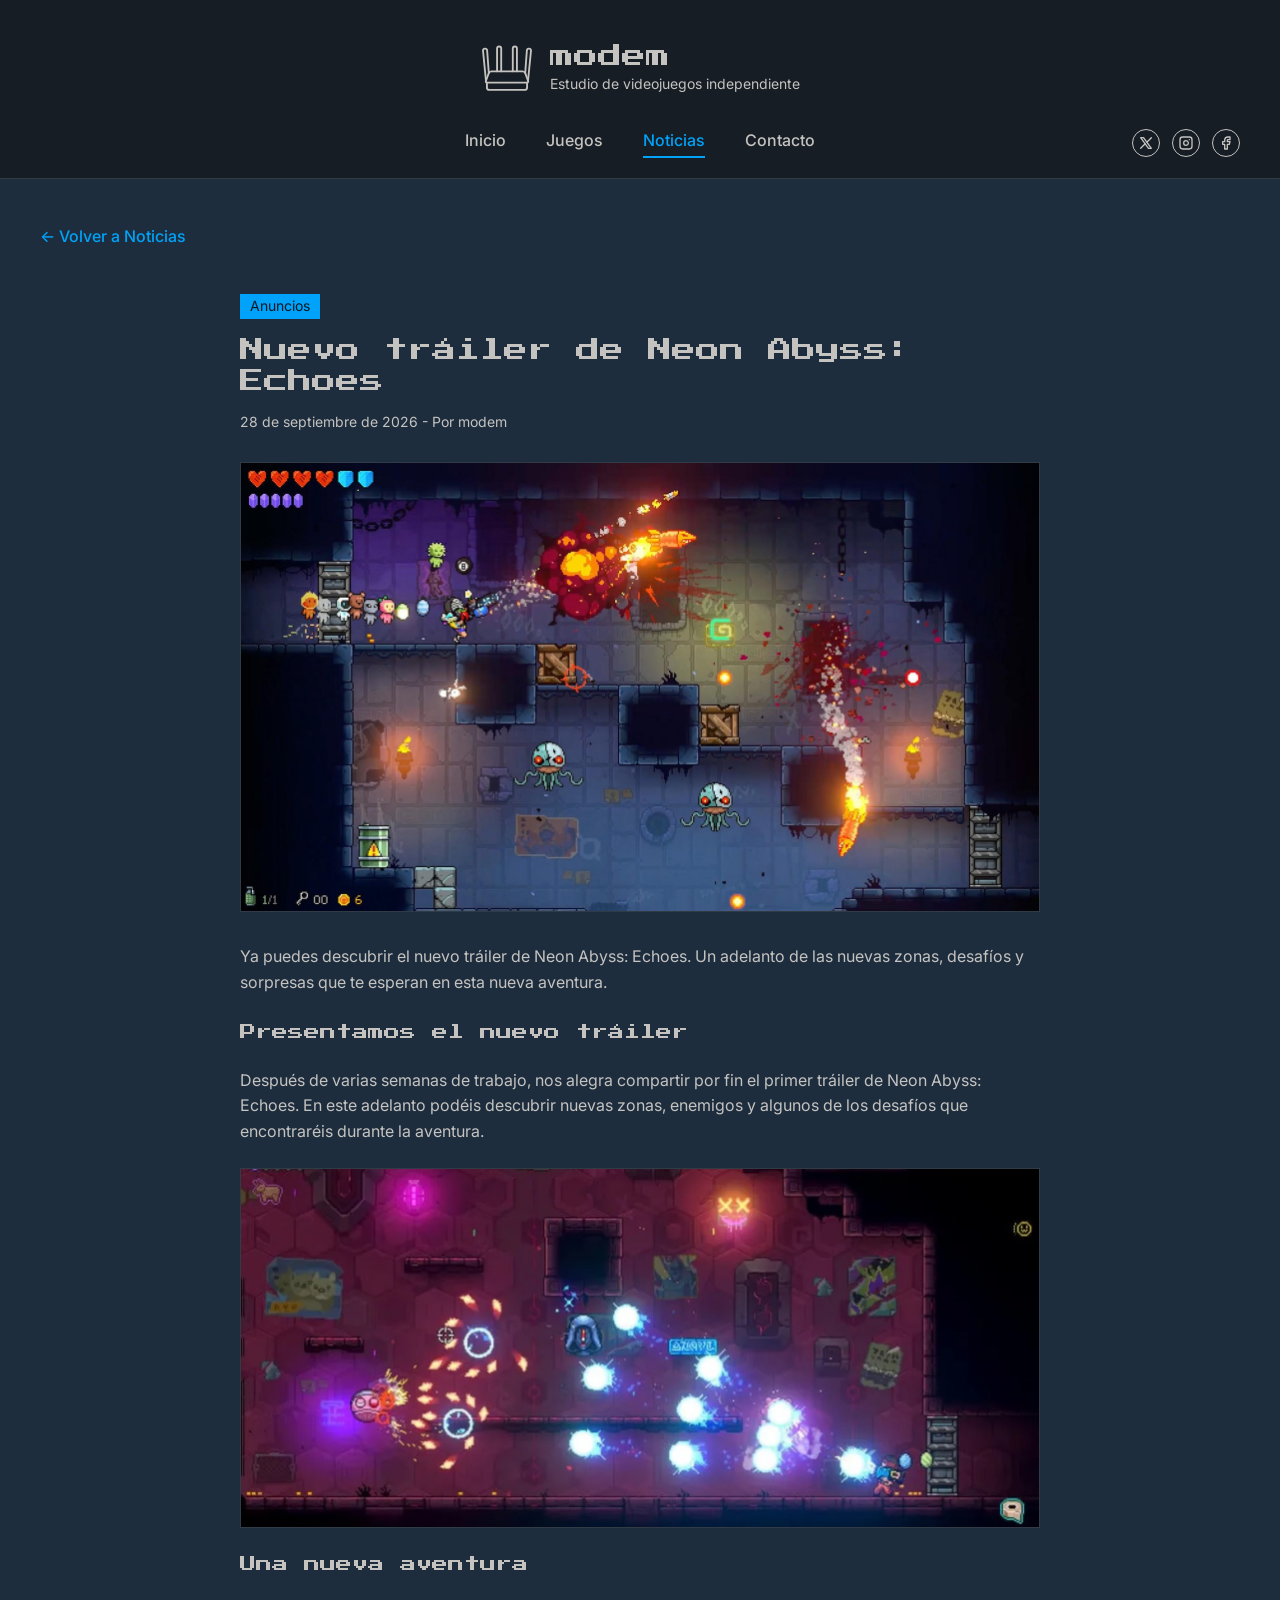
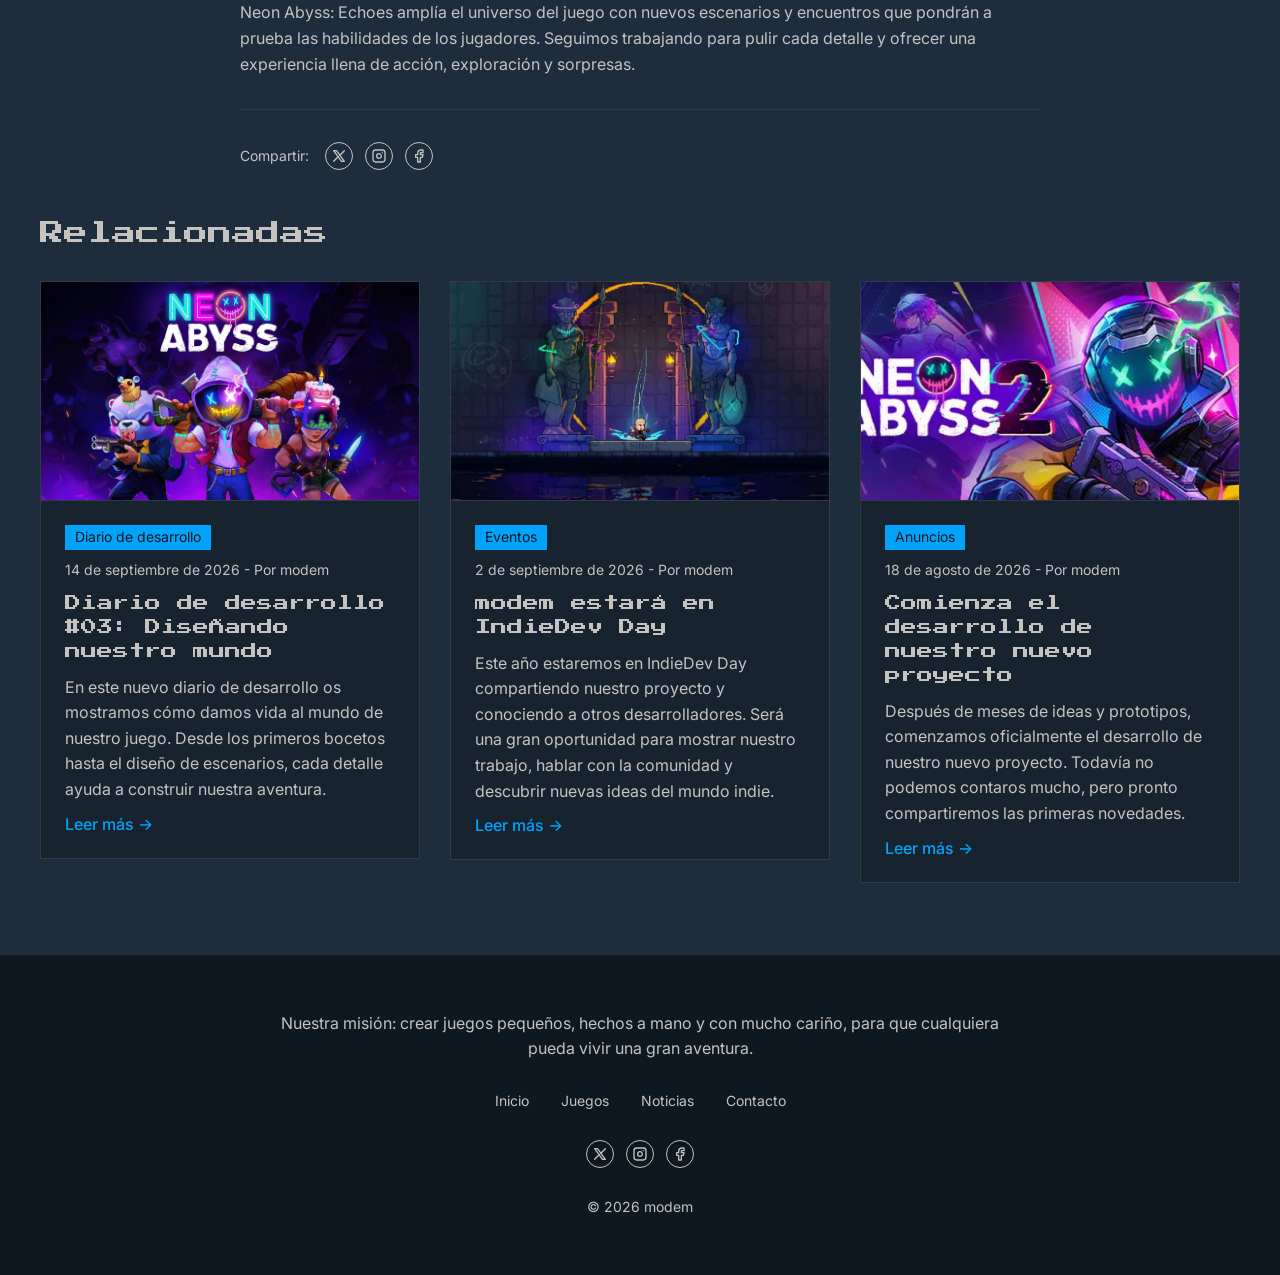
<file: noticia.html>
<!DOCTYPE html>
<html lang="es">
<head>
  <meta charset="UTF-8">
  <meta name="viewport" content="width=device-width, initial-scale=1.0">
  <title>Nuevo tráiler de Neon Abyss: Echoes · Noticias · modem</title>
  <meta name="description" content="Ya puedes descubrir el nuevo tráiler de Neon Abyss: Echoes.">
  <link rel="icon" href="img/logo/modem-icono-negro.svg" type="image/svg+xml">

  <!-- Fuentes de Google: Press Start 2P (títulos) e Inter (texto) -->
  <link rel="preconnect" href="https://fonts.googleapis.com">
  <link rel="preconnect" href="https://fonts.gstatic.com" crossorigin>
  <link rel="stylesheet" href="https://fonts.googleapis.com/css2?family=Inter:wght@400;500&family=Press+Start+2P&display=swap">

  <!-- Estilos: primero la base, luego los componentes y al final los de esta página -->
  <link rel="stylesheet" href="css/base.css">
  <link rel="stylesheet" href="css/components.css">
  <link rel="stylesheet" href="css/pages/noticia.css">

  <!-- JavaScript ("defer" = se ejecuta cuando el HTML ya está cargado) -->
  <script src="js/main.js" defer></script>
  <script src="js/noticia.js" defer></script>
</head>
<body>
  <!-- Enlace para saltar el menú con el teclado (solo se ve al pulsar Tab) -->
  <a class="saltar-contenido" href="#contenido">Saltar al contenido</a>

  <!-- ============================== HEADER ==============================
       Igual en todas las páginas: NO lo cambies.
       La página actual se marca sola en el menú (lo hace js/main.js). -->
  <header class="header">
    <div class="header__barra contenedor">
      <a class="logo" href="index.html">
        <svg class="logo__icono" viewBox="0 8 260 232" aria-hidden="true" focusable="false"><path d="M82 140 V30 A10 10 0 0 1 102 30 V140"/><path d="M158 140 V30 A10 10 0 0 1 178 30 V140"/><path d="M28.4 185.6 L14.03 40.74 A10 10 0 0 1 33.97 39.26 L42 148.1"/><path d="M231.6 185.6 L245.97 40.74 A10 10 0 0 0 226.03 39.26 L218 148.1"/><path d="M55 140 H205 Q215 140 218.4 149.4 L231.6 185.6 Q235 195 225 195 H35 Q25 195 28.4 185.6 L41.6 149.4 Q45 140 55 140 Z"/><path d="M33 195 V218 Q33 230 45 230 H215 Q227 230 227 218 V195"/></svg>
        <span class="logo__texto">
          <span class="logo__nombre">modem</span>
          <span class="logo__lema">Estudio de videojuegos independiente</span>
        </span>
      </a>

      <!-- Botón hamburguesa: solo se ve en móvil -->
      <button class="menu-boton" type="button" aria-expanded="false" aria-controls="navegacion">
        <span class="menu-boton__rayas" aria-hidden="true"></span>
        <span class="visualmente-oculto">Abrir menú</span>
      </button>
    </div>

    <nav class="header__nav contenedor" id="navegacion" aria-label="Menú principal">
      <ul class="menu">
        <li><a class="menu__enlace" href="index.html">Inicio</a></li>
        <li><a class="menu__enlace" href="juegos.html">Juegos</a></li>
        <li><a class="menu__enlace" href="noticias.html">Noticias</a></li>
        <li><a class="menu__enlace" href="contacto.html">Contacto</a></li>
      </ul>

      <ul class="redes header__redes">
        <li><a class="red-social" href="https://x.com" target="_blank" rel="noopener" aria-label="modem en X (se abre en una pestaña nueva)"><svg class="icono icono--16 icono--x" viewBox="0 0 24 24" aria-hidden="true" focusable="false"><path d="M4 4l11.733 16h4.267l-11.733 -16l-4.267 0"/><path d="M4 20l6.768 -6.768m2.46 -2.46l6.772 -6.772"/></svg></a></li>
        <li><a class="red-social" href="https://www.instagram.com" target="_blank" rel="noopener" aria-label="modem en Instagram (se abre en una pestaña nueva)"><svg class="icono icono--16 icono--instagram" viewBox="0 0 24 24" aria-hidden="true" focusable="false"><path d="M3 7a4 4 0 0 1 4 -4h10a4 4 0 0 1 4 4v10a4 4 0 0 1 -4 4h-10a4 4 0 0 1 -4 -4l0 -10"/><path d="M8.5 12a3.5 3.5 0 1 0 7 0a3.5 3.5 0 0 0 -7 0"/><path d="M17 7v.01"/></svg></a></li>
        <li><a class="red-social" href="https://www.facebook.com" target="_blank" rel="noopener" aria-label="modem en Facebook (se abre en una pestaña nueva)"><svg class="icono icono--16 icono--facebook" viewBox="0 0 24 24" aria-hidden="true" focusable="false"><path d="M7 10v4h3v7h4v-7h3l1 -4h-4v-2a1 1 0 0 1 1 -1h3v-4h-3a5 5 0 0 0 -5 5v2h-3"/></svg></a></li>
      </ul>
    </nav>
  </header>

  <!-- ============================== CONTENIDO ==============================
       NOTICIA ABIERTA (Figma: "01 · Pantallas" → "Noticia abierta · Escritorio")
       Es la primera noticia de la lista de Noticias. Todos los "Leer más"
       de la web llevan aquí. -->
  <main id="contenido" class="noticia">
    <div class="contenedor noticia__contenedor">

      <a class="enlace" href="noticias.html">← Volver a Noticias</a>

      <!-- ARTÍCULO: columna de 800 px centrada -->
      <article class="articulo">
        <header class="articulo__cabecera">
          <span class="etiqueta-categoria">Anuncios</span>
          <h1 class="titulo-h2">Nuevo tráiler de Neon Abyss: Echoes</h1>
          <p class="fecha">28 de septiembre de 2026 - Por modem</p>
        </header>

        <img class="articulo__imagen" src="img/noticias/entrada-1.jpg" alt="Partida de Neon Abyss: Echoes en una mazmorra llena de enemigos y explosiones" width="800" height="450">

        <div class="articulo__cuerpo">
          <p>Ya puedes descubrir el nuevo tráiler de Neon Abyss: Echoes. Un adelanto de las nuevas zonas, desafíos y sorpresas que te esperan en esta nueva aventura.</p>

          <h2 class="titulo-h3">Presentamos el nuevo tráiler</h2>
          <p>Después de varias semanas de trabajo, nos alegra compartir por fin el primer tráiler de Neon Abyss: Echoes. En este adelanto podéis descubrir nuevas zonas, enemigos y algunos de los desafíos que encontraréis durante la aventura.</p>

          <img class="articulo__imagen-intermedia" src="img/noticias/noticia-abierta-intermedia.jpg" alt="Combate en Neon Abyss: Echoes con disparos de energía azul en una sala morada" width="800" height="360" loading="lazy">

          <h2 class="titulo-h3">Una nueva aventura</h2>
          <p>Neon Abyss: Echoes amplía el universo del juego con nuevos escenarios y encuentros que pondrán a prueba las habilidades de los jugadores. Seguimos trabajando para pulir cada detalle y ofrecer una experiencia llena de acción, exploración y sorpresas.</p>
        </div>

        <hr class="separador">

        <div class="compartir">
          <span class="compartir__texto">Compartir:</span>
          <!-- Los enlaces llevan la dirección de la web publicada por si no
               carga el JavaScript. js/noticia.js los cambia por la dirección
               de la página actual y, en el móvil, abre el menú de compartir
               del sistema (navigator.share). -->
          <ul class="redes">
            <li><a class="red-social" href="https://x.com/intent/post?url=https%3A%2F%2Fa26migueltv.github.io%2Fmodem-web%2Fnoticia.html" target="_blank" rel="noopener" data-compartir="x" aria-label="Compartir en X (se abre en una pestaña nueva)"><svg class="icono icono--16 icono--x" viewBox="0 0 24 24" aria-hidden="true" focusable="false"><path d="M4 4l11.733 16h4.267l-11.733 -16l-4.267 0"/><path d="M4 20l6.768 -6.768m2.46 -2.46l6.772 -6.772"/></svg></a></li>
            <li><a class="red-social" href="https://www.instagram.com" target="_blank" rel="noopener" data-compartir="instagram" aria-label="Compartir en Instagram (se abre en una pestaña nueva)"><svg class="icono icono--16 icono--instagram" viewBox="0 0 24 24" aria-hidden="true" focusable="false"><path d="M3 7a4 4 0 0 1 4 -4h10a4 4 0 0 1 4 4v10a4 4 0 0 1 -4 4h-10a4 4 0 0 1 -4 -4l0 -10"/><path d="M8.5 12a3.5 3.5 0 1 0 7 0a3.5 3.5 0 0 0 -7 0"/><path d="M17 7v.01"/></svg></a></li>
            <li><a class="red-social" href="https://www.facebook.com/sharer/sharer.php?u=https%3A%2F%2Fa26migueltv.github.io%2Fmodem-web%2Fnoticia.html" target="_blank" rel="noopener" data-compartir="facebook" aria-label="Compartir en Facebook (se abre en una pestaña nueva)"><svg class="icono icono--16 icono--facebook" viewBox="0 0 24 24" aria-hidden="true" focusable="false"><path d="M7 10v4h3v7h4v-7h3l1 -4h-4v-2a1 1 0 0 1 1 -1h3v-4h-3a5 5 0 0 0 -5 5v2h-3"/></svg></a></li>
          </ul>
          <!-- Aviso de "Enlace copiado" (Instagram no tiene enlace para compartir) -->
          <p class="compartir__aviso" id="compartir-aviso" role="status"></p>
        </div>
      </article>

      <!-- RELACIONADAS: 3 tarjetas de noticia -->
      <section class="noticia__relacionadas" aria-labelledby="titulo-relacionadas">
        <h2 id="titulo-relacionadas">Relacionadas</h2>
        <ul class="rejilla-noticias">
          <li>
            <article class="tarjeta-noticia">
              <img class="tarjeta-noticia__imagen" src="img/noticias/entrada-2.jpg" alt="Personajes de Neon Abyss posando bajo el logotipo del juego" width="380" height="220" loading="lazy">
              <div class="tarjeta-noticia__contenido">
                <span class="etiqueta-categoria">Diario de desarrollo</span>
                <p class="fecha">14 de septiembre de 2026 - Por modem</p>
                <h3>Diario de desarrollo #03: Diseñando nuestro mundo</h3>
                <p>En este nuevo diario de desarrollo os mostramos cómo damos vida al mundo de nuestro juego. Desde los primeros bocetos hasta el diseño de escenarios, cada detalle ayuda a construir nuestra aventura.</p>
                <a class="enlace" href="noticia.html">Leer más<span class="visualmente-oculto">: Diario de desarrollo #03: Diseñando nuestro mundo</span> →</a>
              </div>
            </article>
          </li>
          <li>
            <article class="tarjeta-noticia">
              <img class="tarjeta-noticia__imagen" src="img/noticias/entrada-3.jpg" alt="Un templo oscuro con estatuas iluminadas por antorchas" width="380" height="220" loading="lazy">
              <div class="tarjeta-noticia__contenido">
                <span class="etiqueta-categoria">Eventos</span>
                <p class="fecha">2 de septiembre de 2026 - Por modem</p>
                <h3>modem estará en IndieDev Day</h3>
                <p>Este año estaremos en IndieDev Day compartiendo nuestro proyecto y conociendo a otros desarrolladores. Será una gran oportunidad para mostrar nuestro trabajo, hablar con la comunidad y descubrir nuevas ideas del mundo indie.</p>
                <a class="enlace" href="noticia.html">Leer más<span class="visualmente-oculto">: modem estará en IndieDev Day</span> →</a>
              </div>
            </article>
          </li>
          <li>
            <article class="tarjeta-noticia">
              <img class="tarjeta-noticia__imagen" src="img/noticias/entrada-4.jpg" alt="Personaje con máscara de neón junto al logotipo de Neon Abyss 2" width="380" height="220" loading="lazy">
              <div class="tarjeta-noticia__contenido">
                <span class="etiqueta-categoria">Anuncios</span>
                <p class="fecha">18 de agosto de 2026 - Por modem</p>
                <h3>Comienza el desarrollo de nuestro nuevo proyecto</h3>
                <p>Después de meses de ideas y prototipos, comenzamos oficialmente el desarrollo de nuestro nuevo proyecto. Todavía no podemos contaros mucho, pero pronto compartiremos las primeras novedades.</p>
                <a class="enlace" href="noticia.html">Leer más<span class="visualmente-oculto">: Comienza el desarrollo de nuestro nuevo proyecto</span> →</a>
              </div>
            </article>
          </li>
        </ul>
      </section>

    </div>
  </main>

  <!-- ============================== FOOTER ==============================
       Igual en todas las páginas: NO lo cambies. -->
  <footer class="footer">
    <p class="footer__mision">Nuestra misión: crear juegos pequeños, hechos a mano y con mucho cariño, para que cualquiera pueda vivir una gran aventura.</p>

    <nav aria-label="Enlaces del pie de página">
      <ul class="footer__enlaces">
        <li><a href="index.html">Inicio</a></li>
        <li><a href="juegos.html">Juegos</a></li>
        <li><a href="noticias.html">Noticias</a></li>
        <li><a href="contacto.html">Contacto</a></li>
      </ul>
    </nav>

    <ul class="redes">
      <li><a class="red-social" href="https://x.com" target="_blank" rel="noopener" aria-label="modem en X (se abre en una pestaña nueva)"><svg class="icono icono--16 icono--x" viewBox="0 0 24 24" aria-hidden="true" focusable="false"><path d="M4 4l11.733 16h4.267l-11.733 -16l-4.267 0"/><path d="M4 20l6.768 -6.768m2.46 -2.46l6.772 -6.772"/></svg></a></li>
      <li><a class="red-social" href="https://www.instagram.com" target="_blank" rel="noopener" aria-label="modem en Instagram (se abre en una pestaña nueva)"><svg class="icono icono--16 icono--instagram" viewBox="0 0 24 24" aria-hidden="true" focusable="false"><path d="M3 7a4 4 0 0 1 4 -4h10a4 4 0 0 1 4 4v10a4 4 0 0 1 -4 4h-10a4 4 0 0 1 -4 -4l0 -10"/><path d="M8.5 12a3.5 3.5 0 1 0 7 0a3.5 3.5 0 0 0 -7 0"/><path d="M17 7v.01"/></svg></a></li>
      <li><a class="red-social" href="https://www.facebook.com" target="_blank" rel="noopener" aria-label="modem en Facebook (se abre en una pestaña nueva)"><svg class="icono icono--16 icono--facebook" viewBox="0 0 24 24" aria-hidden="true" focusable="false"><path d="M7 10v4h3v7h4v-7h3l1 -4h-4v-2a1 1 0 0 1 1 -1h3v-4h-3a5 5 0 0 0 -5 5v2h-3"/></svg></a></li>
    </ul>

    <p class="footer__copyright">© 2026 modem</p>
  </footer>
</body>
</html>
</file>
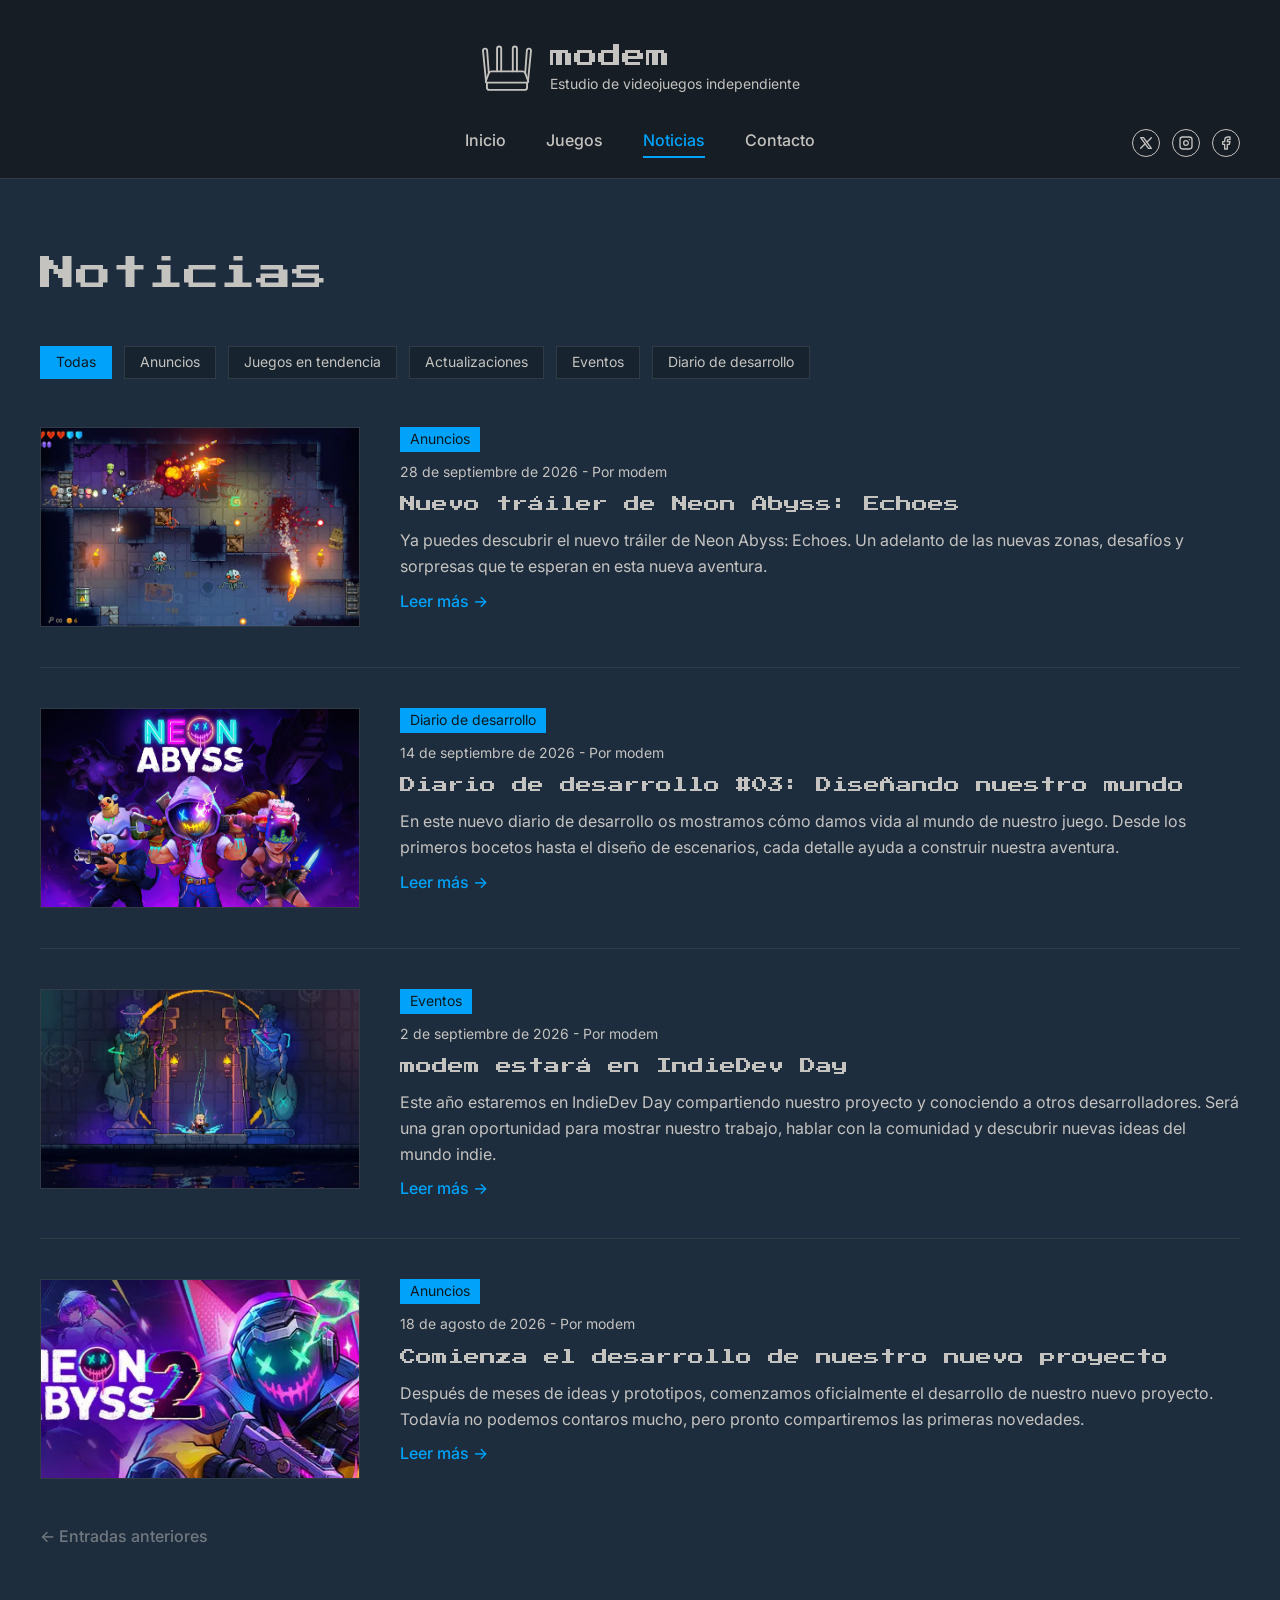
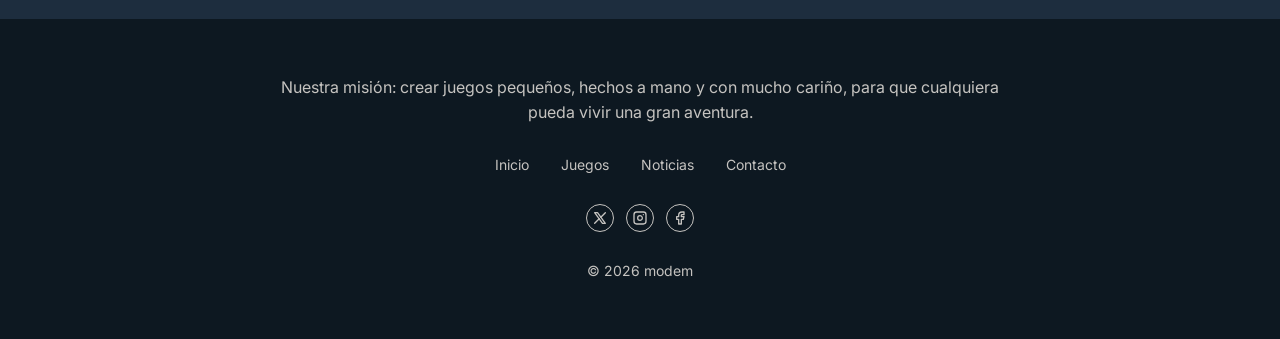
<file: noticias.html>
<!doctype html>
<html lang="es">
  <head>
    <meta charset="UTF-8" />
    <meta name="viewport" content="width=device-width, initial-scale=1.0" />
    <title>Noticias · modem</title>
    <meta
      name="description"
      content="Noticias, anuncios y diarios de desarrollo del estudio modem."
    />
    <link
      rel="icon"
      href="img/logo/modem-icono-negro.svg"
      type="image/svg+xml"
    />

    <!-- Fuentes de Google: Press Start 2P (títulos) e Inter (texto) -->
    <link rel="preconnect" href="https://fonts.googleapis.com" />
    <link rel="preconnect" href="https://fonts.gstatic.com" crossorigin />
    <link
      rel="stylesheet"
      href="https://fonts.googleapis.com/css2?family=Inter:wght@400;500&family=Press+Start+2P&display=swap"
    />

    <!-- Estilos: primero la base, luego los componentes y al final los de esta página -->
    <link rel="stylesheet" href="css/base.css" />
    <link rel="stylesheet" href="css/components.css" />
    <link rel="stylesheet" href="css/pages/noticias.css" />

    <!-- JavaScript ("defer" = se ejecuta cuando el HTML ya está cargado) -->
    <script src="js/main.js" defer></script>
    <script src="js/noticias.js" defer></script>
  </head>
  <body>
  <!-- Enlace para saltar el menú con el teclado (solo se ve al pulsar Tab) -->
  <a class="saltar-contenido" href="#contenido">Saltar al contenido</a>

  <!-- ============================== HEADER ==============================
       Igual en todas las páginas: NO lo cambies.
       La página actual se marca sola en el menú (lo hace js/main.js). -->
  <header class="header">
    <div class="header__barra contenedor">
      <a class="logo" href="index.html">
        <svg class="logo__icono" viewBox="0 8 260 232" aria-hidden="true" focusable="false"><path d="M82 140 V30 A10 10 0 0 1 102 30 V140"/><path d="M158 140 V30 A10 10 0 0 1 178 30 V140"/><path d="M28.4 185.6 L14.03 40.74 A10 10 0 0 1 33.97 39.26 L42 148.1"/><path d="M231.6 185.6 L245.97 40.74 A10 10 0 0 0 226.03 39.26 L218 148.1"/><path d="M55 140 H205 Q215 140 218.4 149.4 L231.6 185.6 Q235 195 225 195 H35 Q25 195 28.4 185.6 L41.6 149.4 Q45 140 55 140 Z"/><path d="M33 195 V218 Q33 230 45 230 H215 Q227 230 227 218 V195"/></svg>
        <span class="logo__texto">
          <span class="logo__nombre">modem</span>
          <span class="logo__lema">Estudio de videojuegos independiente</span>
        </span>
      </a>

      <!-- Botón hamburguesa: solo se ve en móvil -->
      <button class="menu-boton" type="button" aria-expanded="false" aria-controls="navegacion">
        <span class="menu-boton__rayas" aria-hidden="true"></span>
        <span class="visualmente-oculto">Abrir menú</span>
      </button>
    </div>

    <nav class="header__nav contenedor" id="navegacion" aria-label="Menú principal">
      <ul class="menu">
        <li><a class="menu__enlace" href="index.html">Inicio</a></li>
        <li><a class="menu__enlace" href="juegos.html">Juegos</a></li>
        <li><a class="menu__enlace" href="noticias.html">Noticias</a></li>
        <li><a class="menu__enlace" href="contacto.html">Contacto</a></li>
      </ul>

      <ul class="redes header__redes">
        <li><a class="red-social" href="https://x.com" target="_blank" rel="noopener" aria-label="modem en X (se abre en una pestaña nueva)"><svg class="icono icono--16 icono--x" viewBox="0 0 24 24" aria-hidden="true" focusable="false"><path d="M4 4l11.733 16h4.267l-11.733 -16l-4.267 0"/><path d="M4 20l6.768 -6.768m2.46 -2.46l6.772 -6.772"/></svg></a></li>
        <li><a class="red-social" href="https://www.instagram.com" target="_blank" rel="noopener" aria-label="modem en Instagram (se abre en una pestaña nueva)"><svg class="icono icono--16 icono--instagram" viewBox="0 0 24 24" aria-hidden="true" focusable="false"><path d="M3 7a4 4 0 0 1 4 -4h10a4 4 0 0 1 4 4v10a4 4 0 0 1 -4 4h-10a4 4 0 0 1 -4 -4l0 -10"/><path d="M8.5 12a3.5 3.5 0 1 0 7 0a3.5 3.5 0 0 0 -7 0"/><path d="M17 7v.01"/></svg></a></li>
        <li><a class="red-social" href="https://www.facebook.com" target="_blank" rel="noopener" aria-label="modem en Facebook (se abre en una pestaña nueva)"><svg class="icono icono--16 icono--facebook" viewBox="0 0 24 24" aria-hidden="true" focusable="false"><path d="M7 10v4h3v7h4v-7h3l1 -4h-4v-2a1 1 0 0 1 1 -1h3v-4h-3a5 5 0 0 0 -5 5v2h-3"/></svg></a></li>
      </ul>
    </nav>
  </header>

    <!-- NOTICIAS (Figma: "01 · Pantallas" → "Noticias · Escritorio").
         Maquetación en css/pages/noticias.css y filtro en js/noticias.js. -->
    <main id="contenido">
      <section class="seccion" aria-labelledby="titulo-noticias">
        <div class="contenedor noticias">
          <h1 id="titulo-noticias">Noticias</h1>

          <!-- Barra de filtros: el activo lleva aria-pressed="true".
               data-filtro tiene que coincidir con el data-categoria de las
               noticias (lo usa js/noticias.js). -->
          <div class="filtros" role="group" aria-label="Filtrar noticias por categoría">
            <button class="filtro" type="button" data-filtro="todas" aria-pressed="true">Todas</button>
            <button class="filtro" type="button" data-filtro="anuncios" aria-pressed="false">Anuncios</button>
            <button class="filtro" type="button" data-filtro="juegos-en-tendencia" aria-pressed="false">Juegos en tendencia</button>
            <button class="filtro" type="button" data-filtro="actualizaciones" aria-pressed="false">Actualizaciones</button>
            <button class="filtro" type="button" data-filtro="eventos" aria-pressed="false">Eventos</button>
            <button class="filtro" type="button" data-filtro="diario-de-desarrollo" aria-pressed="false">Diario de desarrollo</button>
          </div>

          <ul class="lista-entradas">
            <!-- Noticia 1 -->
            <li>
              <article class="entrada-blog" data-categoria="anuncios">
                <a
                  class="entrada-blog__imagen-enlace"
                  href="noticia.html"
                  aria-label="Leer Nuevo tráiler de Neon Abyss: Echoes"
                >
                  <img
                    class="entrada-blog__imagen"
                    src="img/noticias/entrada-1.jpg"
                    alt="Partida de Neon Abyss: Echoes en una mazmorra llena de enemigos y explosiones"
                    width="380"
                    height="220"
                  />
                </a>

                <div class="entrada-blog__contenido">
                  <span class="etiqueta-categoria">Anuncios</span>
                  <p class="fecha">28 de septiembre de 2026 - Por modem</p>

                  <h2 class="titulo-h3">
                    <a href="noticia.html"
                      >Nuevo tráiler de Neon Abyss: Echoes</a
                    >
                  </h2>

                  <p>
                    Ya puedes descubrir el nuevo tráiler de Neon Abyss: Echoes.
                    Un adelanto de las nuevas zonas, desafíos y sorpresas que te
                    esperan en esta nueva aventura.
                  </p>

                  <a class="enlace" href="noticia.html">
                    Leer más <span aria-hidden="true">→</span>
                  </a>
                </div>
              </article>
            </li>

            <!-- Noticia 2 -->
            <li>
              <article class="entrada-blog" data-categoria="diario-de-desarrollo">
                <a
                  class="entrada-blog__imagen-enlace"
                  href="noticia.html"
                  aria-label="Leer Diario de desarrollo número 3"
                >
                  <img
                    class="entrada-blog__imagen"
                    src="img/noticias/entrada-2.jpg"
                    alt="Ilustración de Neon Abyss"
                    width="380"
                    height="220" loading="lazy" />
                </a>

                <div class="entrada-blog__contenido">
                  <span class="etiqueta-categoria">Diario de desarrollo</span>
                  <p class="fecha">14 de septiembre de 2026 - Por modem</p>
                  <h2 class="titulo-h3">
                    <a href="noticia.html"
                      >Diario de desarrollo #03: Diseñando nuestro mundo</a
                    >
                  </h2>

                  <p>
                    En este nuevo diario de desarrollo os mostramos cómo damos
                    vida al mundo de nuestro juego. Desde los primeros bocetos
                    hasta el diseño de escenarios, cada detalle ayuda a
                    construir nuestra aventura.
                  </p>
                  <a class="enlace" href="noticia.html">
                    Leer más <span aria-hidden="true">→</span>
                  </a>
                </div>
              </article>
            </li>

            <!-- Noticia 3 -->
            <li>
              <article class="entrada-blog" data-categoria="eventos">
                <a
                  class="entrada-blog__imagen-enlace"
                  href="noticia.html"
                  aria-label="Leer la noticia de IndieDev Day"
                >
                  <img
                    class="entrada-blog__imagen"
                    src="img/noticias/entrada-3.jpg"
                    alt="Escenario de videojuego con estatuas iluminadas"
                    width="380"
                    height="220" loading="lazy" />
                </a>
                <div class="entrada-blog__contenido">
                  <span class="etiqueta-categoria">Eventos</span>
                  <p class="fecha">2 de septiembre de 2026 - Por modem</p>
                  <h2 class="titulo-h3">
                    <a href="noticia.html">modem estará en IndieDev Day</a>
                  </h2>
                  <p>
                    Este año estaremos en IndieDev Day compartiendo nuestro
                    proyecto y conociendo a otros desarrolladores. Será una gran
                    oportunidad para mostrar nuestro trabajo, hablar con la
                    comunidad y descubrir nuevas ideas del mundo indie.
                  </p>
                  <a class="enlace" href="noticia.html">
                    Leer más <span aria-hidden="true">→</span>
                  </a>
                </div>
              </article>
            </li>
            <!-- Noticia 4 -->
            <li>
              <article class="entrada-blog" data-categoria="anuncios">
                <a
                  class="entrada-blog__imagen-enlace"
                  href="noticia.html"
                  aria-label="Leer la noticia del nuevo proyecto"
                >
                  <img
                    class="entrada-blog__imagen"
                    src="img/noticias/entrada-4.jpg"
                    alt="Ilustración promocional de Neon Abyss"
                    width="380"
                    height="220" loading="lazy" />
                </a>
                <div class="entrada-blog__contenido">
                  <span class="etiqueta-categoria">Anuncios</span>
                  <p class="fecha">18 de agosto de 2026 - Por modem</p>
                  <h2 class="titulo-h3">
                    <a href="noticia.html"
                      >Comienza el desarrollo de nuestro nuevo proyecto</a
                    >
                  </h2>
                  <p>
                    Después de meses de ideas y prototipos, comenzamos
                    oficialmente el desarrollo de nuestro nuevo proyecto.
                    Todavía no podemos contaros mucho, pero pronto compartiremos
                    las primeras novedades.
                  </p>
                  <a class="enlace" href="noticia.html">
                    Leer más <span aria-hidden="true">→</span>
                  </a>
                </div>
              </article>
            </li>
          </ul>

          <!-- Mensaje para cuando un filtro no tiene noticias (lo enseña js/noticias.js) -->
          <p class="noticias__vacio" id="noticias-vacio" role="status" hidden>No hay noticias de esta categoría.</p>

          <!-- Todavía no hay entradas anteriores: el enlace está desactivado
               (sin href y con aria-disabled). Cuando las haya, poned su href
               y quitad aria-disabled. -->
          <a class="enlace" aria-disabled="true">← Entradas anteriores</a>
        </div>
      </section>
    </main>

  <!-- ============================== FOOTER ==============================
       Igual en todas las páginas: NO lo cambies. -->
  <footer class="footer">
    <p class="footer__mision">Nuestra misión: crear juegos pequeños, hechos a mano y con mucho cariño, para que cualquiera pueda vivir una gran aventura.</p>

    <nav aria-label="Enlaces del pie de página">
      <ul class="footer__enlaces">
        <li><a href="index.html">Inicio</a></li>
        <li><a href="juegos.html">Juegos</a></li>
        <li><a href="noticias.html">Noticias</a></li>
        <li><a href="contacto.html">Contacto</a></li>
      </ul>
    </nav>

    <ul class="redes">
      <li><a class="red-social" href="https://x.com" target="_blank" rel="noopener" aria-label="modem en X (se abre en una pestaña nueva)"><svg class="icono icono--16 icono--x" viewBox="0 0 24 24" aria-hidden="true" focusable="false"><path d="M4 4l11.733 16h4.267l-11.733 -16l-4.267 0"/><path d="M4 20l6.768 -6.768m2.46 -2.46l6.772 -6.772"/></svg></a></li>
      <li><a class="red-social" href="https://www.instagram.com" target="_blank" rel="noopener" aria-label="modem en Instagram (se abre en una pestaña nueva)"><svg class="icono icono--16 icono--instagram" viewBox="0 0 24 24" aria-hidden="true" focusable="false"><path d="M3 7a4 4 0 0 1 4 -4h10a4 4 0 0 1 4 4v10a4 4 0 0 1 -4 4h-10a4 4 0 0 1 -4 -4l0 -10"/><path d="M8.5 12a3.5 3.5 0 1 0 7 0a3.5 3.5 0 0 0 -7 0"/><path d="M17 7v.01"/></svg></a></li>
      <li><a class="red-social" href="https://www.facebook.com" target="_blank" rel="noopener" aria-label="modem en Facebook (se abre en una pestaña nueva)"><svg class="icono icono--16 icono--facebook" viewBox="0 0 24 24" aria-hidden="true" focusable="false"><path d="M7 10v4h3v7h4v-7h3l1 -4h-4v-2a1 1 0 0 1 1 -1h3v-4h-3a5 5 0 0 0 -5 5v2h-3"/></svg></a></li>
    </ul>

    <p class="footer__copyright">© 2026 modem</p>
  </footer>
</body>
</html>
</file>
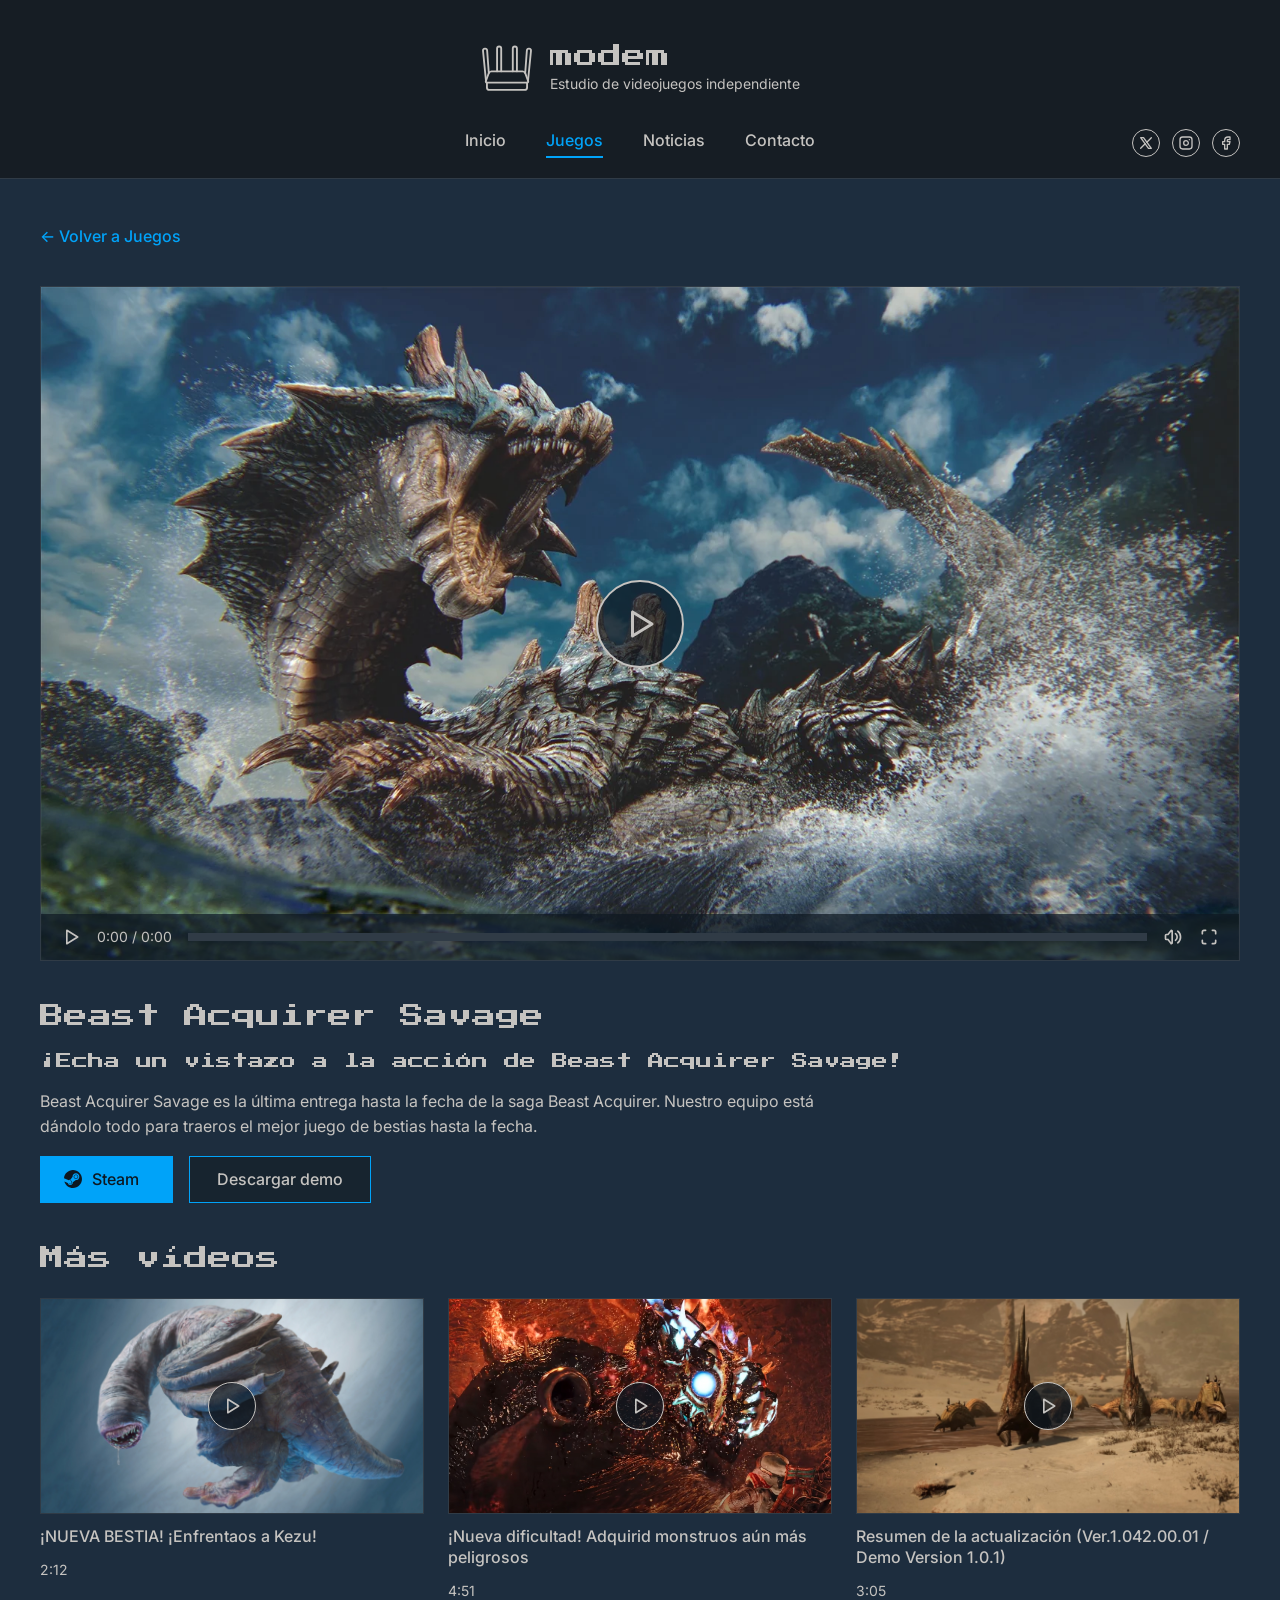
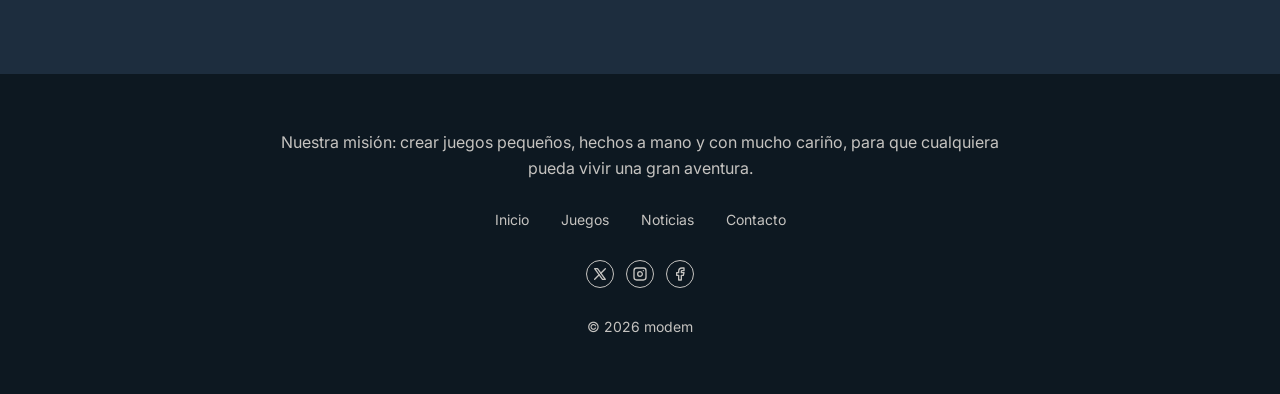
<file: trailer.html>
<!DOCTYPE html>
<html lang="es">
<head>
  <meta charset="UTF-8">
  <meta name="viewport" content="width=device-width, initial-scale=1.0">
  <title>Tráiler de Beast Acquirer Savage · modem</title>
  <meta name="description" content="Tráiler de Beast Acquirer Savage y más vídeos del juego.">
  <link rel="icon" href="img/logo/modem-icono-negro.svg" type="image/svg+xml">

  <!-- Fuentes de Google: Press Start 2P (títulos) e Inter (texto) -->
  <link rel="preconnect" href="https://fonts.googleapis.com">
  <link rel="preconnect" href="https://fonts.gstatic.com" crossorigin>
  <link rel="stylesheet" href="https://fonts.googleapis.com/css2?family=Inter:wght@400;500&family=Press+Start+2P&display=swap">

  <!-- Estilos: primero la base, luego los componentes y al final los de esta página -->
  <link rel="stylesheet" href="css/base.css">
  <link rel="stylesheet" href="css/components.css">
  <link rel="stylesheet" href="css/pages/trailer.css">

  <!-- JavaScript ("defer" = se ejecuta cuando el HTML ya está cargado) -->
  <script src="js/main.js" defer></script>
  <script src="js/modal-demo.js" defer></script>
  <script src="js/trailer.js" defer></script>
</head>
<body>
  <!-- Enlace para saltar el menú con el teclado (solo se ve al pulsar Tab) -->
  <a class="saltar-contenido" href="#contenido">Saltar al contenido</a>

  <!-- ============================== HEADER ==============================
       Igual en todas las páginas: NO lo cambies.
       La página actual se marca sola en el menú (lo hace js/main.js). -->
  <header class="header">
    <div class="header__barra contenedor">
      <a class="logo" href="index.html">
        <svg class="logo__icono" viewBox="0 8 260 232" aria-hidden="true" focusable="false"><path d="M82 140 V30 A10 10 0 0 1 102 30 V140"/><path d="M158 140 V30 A10 10 0 0 1 178 30 V140"/><path d="M28.4 185.6 L14.03 40.74 A10 10 0 0 1 33.97 39.26 L42 148.1"/><path d="M231.6 185.6 L245.97 40.74 A10 10 0 0 0 226.03 39.26 L218 148.1"/><path d="M55 140 H205 Q215 140 218.4 149.4 L231.6 185.6 Q235 195 225 195 H35 Q25 195 28.4 185.6 L41.6 149.4 Q45 140 55 140 Z"/><path d="M33 195 V218 Q33 230 45 230 H215 Q227 230 227 218 V195"/></svg>
        <span class="logo__texto">
          <span class="logo__nombre">modem</span>
          <span class="logo__lema">Estudio de videojuegos independiente</span>
        </span>
      </a>

      <!-- Botón hamburguesa: solo se ve en móvil -->
      <button class="menu-boton" type="button" aria-expanded="false" aria-controls="navegacion">
        <span class="menu-boton__rayas" aria-hidden="true"></span>
        <span class="visualmente-oculto">Abrir menú</span>
      </button>
    </div>

    <nav class="header__nav contenedor" id="navegacion" aria-label="Menú principal">
      <ul class="menu">
        <li><a class="menu__enlace" href="index.html">Inicio</a></li>
        <li><a class="menu__enlace" href="juegos.html">Juegos</a></li>
        <li><a class="menu__enlace" href="noticias.html">Noticias</a></li>
        <li><a class="menu__enlace" href="contacto.html">Contacto</a></li>
      </ul>

      <ul class="redes header__redes">
        <li><a class="red-social" href="https://x.com" target="_blank" rel="noopener" aria-label="modem en X (se abre en una pestaña nueva)"><svg class="icono icono--16 icono--x" viewBox="0 0 24 24" aria-hidden="true" focusable="false"><path d="M4 4l11.733 16h4.267l-11.733 -16l-4.267 0"/><path d="M4 20l6.768 -6.768m2.46 -2.46l6.772 -6.772"/></svg></a></li>
        <li><a class="red-social" href="https://www.instagram.com" target="_blank" rel="noopener" aria-label="modem en Instagram (se abre en una pestaña nueva)"><svg class="icono icono--16 icono--instagram" viewBox="0 0 24 24" aria-hidden="true" focusable="false"><path d="M3 7a4 4 0 0 1 4 -4h10a4 4 0 0 1 4 4v10a4 4 0 0 1 -4 4h-10a4 4 0 0 1 -4 -4l0 -10"/><path d="M8.5 12a3.5 3.5 0 1 0 7 0a3.5 3.5 0 0 0 -7 0"/><path d="M17 7v.01"/></svg></a></li>
        <li><a class="red-social" href="https://www.facebook.com" target="_blank" rel="noopener" aria-label="modem en Facebook (se abre en una pestaña nueva)"><svg class="icono icono--16 icono--facebook" viewBox="0 0 24 24" aria-hidden="true" focusable="false"><path d="M7 10v4h3v7h4v-7h3l1 -4h-4v-2a1 1 0 0 1 1 -1h3v-4h-3a5 5 0 0 0 -5 5v2h-3"/></svg></a></li>
      </ul>
    </nav>
  </header>

  <!-- ============================== CONTENIDO ==============================
       TRÁILER (Figma: "01 · Pantallas" → "Tráiler · Escritorio")
       Reproductor, datos del vídeo, botones y "Más vídeos".
       Todo lo que cambia al elegir otro vídeo lo hace js/trailer.js; los
       datos de cada vídeo (y sus IDs de YouTube) están al principio de ese
       archivo. Las duraciones y las descripciones son inventadas. -->
  <main id="contenido" class="trailer">
    <div class="contenedor trailer__contenedor">

      <a class="enlace" href="juegos.html">← Volver a Juegos</a>

      <!-- REPRODUCTOR: portada + botón de play. Al pulsar play, trailer.js
           cambia la portada por el vídeo de YouTube.
           Si la página se abre con doble clic (file://), YouTube no deja
           ver el vídeo dentro de la página: trailer.js enseña la miniatura
           de YouTube y el play y "Ver en YouTube" lo abren en otra pestaña. -->
      <div class="trailer__video">
        <div class="reproductor" id="reproductor" tabindex="-1">
          <img class="reproductor__portada" id="video-portada" src="img/juegos/beast-acquirer-savage.webp" alt="" width="1200" height="675">
          <button class="reproductor__play" id="video-play" type="button">
            <span class="reproductor__circulo"><svg class="icono icono--36 icono--play" viewBox="0 0 24 24" aria-hidden="true" focusable="false"><path d="M7 4v16l13 -8l-13 -8"/></svg></span>
            <span class="visualmente-oculto">Reproducir el vídeo</span>
          </button>
          <!-- Solo con file://. Con el teclado se usa "Ver en YouTube" (abajo),
               por eso este no recibe el foco. -->
          <a class="reproductor__play" id="video-play-youtube" href="https://www.youtube.com/watch?v=a_wNFT4j6qI" target="_blank" rel="noopener" tabindex="-1" aria-hidden="true" hidden>
            <span class="reproductor__circulo"><svg class="icono icono--36 icono--play" viewBox="0 0 24 24" aria-hidden="true" focusable="false"><path d="M7 4v16l13 -8l-13 -8"/></svg></span>
          </a>
          <!-- Controles: de momento solo son visuales (el vídeo de YouTube
               trae sus propios controles) -->
          <div class="reproductor__controles" aria-hidden="true">
            <svg class="icono icono--20 icono--play" viewBox="0 0 24 24" aria-hidden="true" focusable="false"><path d="M7 4v16l13 -8l-13 -8"/></svg>
            <span>0:00 / 0:00</span>
            <div class="barra-progreso"><div class="barra-progreso__relleno"></div></div>
            <svg class="icono icono--20 icono--volumen" viewBox="0 0 24 24" aria-hidden="true" focusable="false"><path d="M15 8a5 5 0 0 1 0 8"/><path d="M17.7 5a9 9 0 0 1 0 14"/><path d="M6 15h-2a1 1 0 0 1 -1 -1v-4a1 1 0 0 1 1 -1h2l3.5 -4.5a.8 .8 0 0 1 1.5 .5v14a.8 .8 0 0 1 -1.5 .5l-3.5 -4.5"/></svg>
            <svg class="icono icono--20 icono--pantalla-completa" viewBox="0 0 24 24" aria-hidden="true" focusable="false"><path d="M4 8v-2a2 2 0 0 1 2 -2h2"/><path d="M4 16v2a2 2 0 0 0 2 2h2"/><path d="M16 4h2a2 2 0 0 1 2 2v2"/><path d="M16 20h2a2 2 0 0 0 2 -2v-2"/></svg>
          </div>
        </div>
        <a class="enlace" id="video-enlace-youtube" href="https://www.youtube.com/watch?v=a_wNFT4j6qI" target="_blank" rel="noopener" hidden>Ver en YouTube →<span class="visualmente-oculto"> (se abre en una pestaña nueva)</span></a>
      </div>

      <!-- DATOS DEL VÍDEO -->
      <div class="datos-video">
        <h1 class="titulo-h2">Beast Acquirer Savage</h1>
        <h2 class="titulo-h3" id="video-titulo">¡Echa un vistazo a la acción de Beast Acquirer Savage!</h2>
        <p class="datos-video__descripcion" id="video-descripcion">Beast Acquirer Savage es la última entrega hasta la fecha de la saga Beast Acquirer. Nuestro equipo está dándolo todo para traeros el mejor juego de bestias hasta la fecha.</p>
        <div class="grupo-botones">
          <a class="boton boton--tienda" href="https://store.steampowered.com/app/2246340/" target="_blank" rel="noopener">
            <svg class="icono icono--18 icono--steam icono--relleno" viewBox="0 0 24 24" aria-hidden="true" focusable="false"><path d="M11.979 0C5.678 0 .511 4.86.022 11.037l6.432 2.658c.545-.371 1.203-.59 1.912-.59.063 0 .125.004.188.006l2.861-4.142V8.91c0-2.495 2.028-4.524 4.524-4.524 2.494 0 4.524 2.031 4.524 4.527s-2.03 4.525-4.524 4.525h-.105l-4.076 2.911c0 .052.004.105.004.159 0 1.875-1.515 3.396-3.39 3.396-1.635 0-3.016-1.173-3.331-2.727L.436 15.27C1.862 20.307 6.486 24 11.979 24c6.627 0 11.999-5.373 11.999-12S18.605 0 11.979 0zM7.54 18.21l-1.473-.61c.262.543.714.999 1.314 1.25 1.297.539 2.793-.076 3.332-1.375.263-.63.264-1.319.005-1.949s-.75-1.121-1.377-1.383c-.624-.26-1.29-.249-1.878-.03l1.523.63c.956.4 1.409 1.5 1.009 2.455-.397.957-1.497 1.41-2.454 1.012H7.54zm11.415-9.303c0-1.662-1.353-3.015-3.015-3.015-1.665 0-3.015 1.353-3.015 3.015 0 1.665 1.35 3.015 3.015 3.015 1.663 0 3.015-1.35 3.015-3.015zm-5.273-.005c0-1.252 1.013-2.266 2.265-2.266 1.249 0 2.266 1.014 2.266 2.266 0 1.251-1.017 2.265-2.266 2.265-1.253 0-2.265-1.014-2.265-2.265z"/></svg>
            Steam<span class="visualmente-oculto"> (se abre en una pestaña nueva)</span>
          </a>
          <!-- Abre el modal de descarga (js/modal-demo.js) -->
          <button class="boton boton--secundario" type="button" data-demo="Beast Acquirer Savage" data-plataformas="PC, Xbox Series X, PS5" data-tamano="1850">Descargar demo</button>
        </div>
      </div>

      <!-- MÁS VÍDEOS: cada miniatura guarda en data-video la clave del
           vídeo en el objeto VIDEOS de trailer.js. Al pulsarla, ese vídeo
           pasa al reproductor y el que estaba arriba ocupa su sitio. -->
      <section class="trailer__mas" aria-labelledby="titulo-mas-videos">
        <h2 id="titulo-mas-videos">Más vídeos</h2>
        <ul class="trailer__miniaturas">
          <li>
            <button class="miniatura-video" type="button" data-video="nueva-bestia">
              <span class="miniatura-video__imagen">
                <img src="img/juegos/beast-video-1.jpg" alt="" width="384" height="216" loading="lazy">
                <span class="miniatura-video__play"><svg class="icono icono--20 icono--play" viewBox="0 0 24 24" aria-hidden="true" focusable="false"><path d="M7 4v16l13 -8l-13 -8"/></svg></span>
              </span>
              <span class="miniatura-video__titulo">¡NUEVA BESTIA! ¡Enfrentaos a Kezu!</span>
              <span class="miniatura-video__duracion">2:12</span>
            </button>
          </li>
          <li>
            <button class="miniatura-video" type="button" data-video="nueva-dificultad">
              <span class="miniatura-video__imagen">
                <img src="img/juegos/beast-video-2.jpg" alt="" width="384" height="216" loading="lazy">
                <span class="miniatura-video__play"><svg class="icono icono--20 icono--play" viewBox="0 0 24 24" aria-hidden="true" focusable="false"><path d="M7 4v16l13 -8l-13 -8"/></svg></span>
              </span>
              <span class="miniatura-video__titulo">¡Nueva dificultad! Adquirid monstruos aún más peligrosos</span>
              <span class="miniatura-video__duracion">4:51</span>
            </button>
          </li>
          <li>
            <button class="miniatura-video" type="button" data-video="actualizacion">
              <span class="miniatura-video__imagen">
                <img src="img/juegos/beast-video-3.jpg" alt="" width="384" height="216" loading="lazy">
                <span class="miniatura-video__play"><svg class="icono icono--20 icono--play" viewBox="0 0 24 24" aria-hidden="true" focusable="false"><path d="M7 4v16l13 -8l-13 -8"/></svg></span>
              </span>
              <span class="miniatura-video__titulo">Resumen de la actualización (Ver.1.042.00.01 / Demo Version 1.0.1)</span>
              <span class="miniatura-video__duracion">3:05</span>
            </button>
          </li>
        </ul>
      </section>

    </div>
  </main>

  <!-- ============================== FOOTER ==============================
       Igual en todas las páginas: NO lo cambies. -->
  <footer class="footer">
    <p class="footer__mision">Nuestra misión: crear juegos pequeños, hechos a mano y con mucho cariño, para que cualquiera pueda vivir una gran aventura.</p>

    <nav aria-label="Enlaces del pie de página">
      <ul class="footer__enlaces">
        <li><a href="index.html">Inicio</a></li>
        <li><a href="juegos.html">Juegos</a></li>
        <li><a href="noticias.html">Noticias</a></li>
        <li><a href="contacto.html">Contacto</a></li>
      </ul>
    </nav>

    <ul class="redes">
      <li><a class="red-social" href="https://x.com" target="_blank" rel="noopener" aria-label="modem en X (se abre en una pestaña nueva)"><svg class="icono icono--16 icono--x" viewBox="0 0 24 24" aria-hidden="true" focusable="false"><path d="M4 4l11.733 16h4.267l-11.733 -16l-4.267 0"/><path d="M4 20l6.768 -6.768m2.46 -2.46l6.772 -6.772"/></svg></a></li>
      <li><a class="red-social" href="https://www.instagram.com" target="_blank" rel="noopener" aria-label="modem en Instagram (se abre en una pestaña nueva)"><svg class="icono icono--16 icono--instagram" viewBox="0 0 24 24" aria-hidden="true" focusable="false"><path d="M3 7a4 4 0 0 1 4 -4h10a4 4 0 0 1 4 4v10a4 4 0 0 1 -4 4h-10a4 4 0 0 1 -4 -4l0 -10"/><path d="M8.5 12a3.5 3.5 0 1 0 7 0a3.5 3.5 0 0 0 -7 0"/><path d="M17 7v.01"/></svg></a></li>
      <li><a class="red-social" href="https://www.facebook.com" target="_blank" rel="noopener" aria-label="modem en Facebook (se abre en una pestaña nueva)"><svg class="icono icono--16 icono--facebook" viewBox="0 0 24 24" aria-hidden="true" focusable="false"><path d="M7 10v4h3v7h4v-7h3l1 -4h-4v-2a1 1 0 0 1 1 -1h3v-4h-3a5 5 0 0 0 -5 5v2h-3"/></svg></a></li>
    </ul>

    <p class="footer__copyright">© 2026 modem</p>
  </footer>
</body>
</html>
</file>
<file: css/base.css>
/* ==========================================================================
   BASE.CSS — modem
   --------------------------------------------------------------------------
   Este archivo es la base de TODA la web. Contiene:
     1. Variables CSS (colores, fuentes, tamaños, espaciados...) sacadas
        de la "Guía de estilo" de Figma.
     2. Reset: quita los estilos raros que trae el navegador por defecto.
     3. Tipografía: los estilos de texto de la guía (H1, H2, H3, Texto...).
     4. Utilidades: el contenedor de 1200 px, las secciones y alguna ayuda
        de accesibilidad.

   ⚠️ NO TOQUES ESTE ARCHIVO sin hablarlo con el jefe de grupo.
      Si cambias algo aquí, cambia en TODAS las páginas.
   ========================================================================== */


/* ==========================================================================
   1. VARIABLES
   --------------------------------------------------------------------------
   Una variable CSS se declara así:   --nombre: valor;
   y se usa así:                      color: var(--nombre);

   Usad SIEMPRE estas variables en vuestro CSS. Nunca pongáis un color
   "suelto" (#00a3f9): si mañana cambia el color de acento, solo hay que
   cambiarlo aquí y se actualiza toda la web.
   ========================================================================== */

:root {
  /* ---------- Colores (página "Guía de estilo" → Colores) ---------- */
  --color-fondo-pagina: #1d2d3e;        /* Fondo página: fondo general */
  --color-fondo-seccion: #17242f;       /* Fondo secciones y tarjetas */
  --color-fondo-header: #161d24;        /* Fondo header */
  --color-fondo-footer: #0d1821;        /* Fondo footer */
  --color-texto: #c5c3c0;               /* Texto principal: títulos y párrafos */
  --color-texto-secundario: #c5c3c0;    /* Texto secundario: fechas, etiquetas, menú inactivo */
  --color-acento: #00a3f9;              /* Acento: botón principal, enlaces, menú activo */
  --color-texto-sobre-acento: #0d1821;  /* Texto encima de un fondo de acento */
  --color-borde: #303b46;               /* Bordes y separadores */
  --color-caja-imagen: #303b46;         /* Caja de imagen: huecos sin imagen */
  --color-error: #ff6b6b;               /* Error: borde y mensaje de un campo con error */
  --color-velo: rgb(13 24 33 / 70%);    /* Velo del modal: "Fondo footer" al 70 % */

  /* Texto de los botones deshabilitados: "Texto secundario" al 50 %
     (así lo indica la guía en el estado Disabled). */
  --color-texto-deshabilitado: rgb(197 195 192 / 50%);

  /* ---------- Fuentes ---------- */
  /* Press Start 2P: SOLO para títulos cortos (es poco legible en textos largos).
     Inter: para todo lo demás. */
  --fuente-titulos: "Press Start 2P", "Courier New", monospace;
  --fuente-texto: "Inter", system-ui, -apple-system, "Segoe UI", sans-serif;

  /* ---------- Tamaños de letra (estilos de texto de Figma) ----------
     Usamos rem (1rem = 16px) para que el texto crezca si el usuario
     aumenta el tamaño de letra del navegador. */
  --tamano-h1: 2.25rem;     /* 36px · Título H1: títulos de página y banner */
  --tamano-h2: 1.5rem;      /* 24px · Título H2: títulos de sección y de juego */
  --tamano-h3: 1rem;        /* 16px · Título H3: títulos de tarjeta y logo */
  --tamano-texto: 1rem;     /* 16px · Texto: párrafos y extractos */
  --tamano-pequeno: 0.875rem; /* 14px · Texto pequeño: fechas, etiquetas, footer */

  --interlineado-texto: 1.6;  /* Texto: interlineado del 160 % */
  --peso-normal: 400;
  --peso-medio: 500;          /* Inter Medium: botones, menú y enlaces */

  /* ---------- Espaciados (Guía → Espaciado y retícula → Separaciones) ---------- */
  --espacio-4: 4px;      /* Detalles pequeños (etiqueta y su texto) */
  --espacio-8: 8px;      /* Entre etiqueta de un campo y la caja */
  --espacio-12: 12px;    /* Entre iconos de redes; entre líneas de una tarjeta */
  --espacio-16: 16px;    /* Entre dos botones; entre textos de una tarjeta de juego */
  --espacio-24: 24px;    /* Título y párrafo; interior de la tarjeta de noticia; entre campos */
  --espacio-32: 32px;    /* Interior de la tarjeta de juego; enlaces del footer */
  --espacio-40: 40px;    /* Entre enlaces del menú; entre entradas del blog */
  --espacio-48: 48px;    /* Título de página y contenido; imagen y texto de un juego */
  --espacio-72: 72px;    /* Arriba y abajo de cada sección */
  --espacio-120: 120px;  /* Margen lateral de la página en escritorio (1440 px) */

  /* ---------- Retícula ---------- */
  --ancho-contenido: 1200px;  /* Ancho máximo del contenido */
  --margen-minimo: 40px;      /* Margen lateral mínimo cuando la pantalla es más estrecha */
  --espacio-seccion: var(--espacio-72); /* Relleno arriba y abajo de cada sección */

  /* ---------- Bordes y esquinas ---------- */
  --borde-fino: 1px;      /* Tarjetas, campos, cajas de imagen, línea del header */
  --borde-grueso: 2px;    /* Foco y error de los campos, foco de botones, subrayado del menú */
  --radio: 0;             /* La guía usa esquinas rectas en todo */
  --radio-circulo: 50%;   /* Solo para los iconos redondos (redes, play) */
}

/* En tablet y móvil hay menos espacio: reducimos márgenes, espaciados
   grandes y el tamaño de los títulos (Press Start 2P es muy ancha). */
@media (max-width: 1023px) {
  :root {
    --margen-minimo: 32px;
    --espacio-seccion: var(--espacio-48);
  }
}

@media (max-width: 767px) {
  :root {
    --margen-minimo: 16px;
    --espacio-seccion: var(--espacio-40);
    --tamano-h1: 1.5rem;   /* 24px */
    --tamano-h2: 1.125rem; /* 18px */
  }
}


/* ==========================================================================
   2. RESET
   --------------------------------------------------------------------------
   Cada navegador trae márgenes y estilos distintos. Aquí los igualamos.
   ========================================================================== */

/* Que el ancho de una caja incluya su relleno y su borde. */
*,
*::before,
*::after {
  box-sizing: border-box;
}

/* Quitamos los márgenes por defecto. */
body,
h1,
h2,
h3,
h4,
p,
ul,
ol,
figure,
blockquote {
  margin: 0;
}

/* Las listas que usamos para menús y rejillas no llevan viñetas. */
ul[class],
ol[class] {
  padding: 0;
  list-style: none;
}

/* Las imágenes nunca se salen de su caja. */
img,
svg,
video,
iframe {
  display: block;
  max-width: 100%;
}

/* La altura de las imágenes sale de su ancho y su proporción
   (aspect-ratio), no del atributo height del HTML. Así no se deforman ni
   se quedan con una altura fija al encoger. */
img,
video {
  height: auto;
}

/* Los botones y campos usan la fuente de la web (por defecto no lo hacen). */
button,
input,
textarea,
select {
  font: inherit;
  color: inherit;
}

button {
  cursor: pointer;
}

/* Los enlaces heredan el color; cada componente decide el suyo. */
a {
  color: inherit;
}

/* Un elemento con el atributo hidden se oculta siempre. */
[hidden] {
  display: none !important;
}

html {
  /* Al pulsar un enlace interno (#contenido) se desplaza con suavidad...
     ...salvo que el usuario haya pedido "reducir movimiento". */
  scroll-behavior: smooth;
}

@media (prefers-reduced-motion: reduce) {
  html {
    scroll-behavior: auto;
  }

  *,
  *::before,
  *::after {
    transition-duration: 0.01ms !important;
    animation-duration: 0.01ms !important;
  }
}


/* ==========================================================================
   3. TIPOGRAFÍA (estilos de texto de la guía)
   ========================================================================== */

body {
  min-height: 100vh;
  background-color: var(--color-fondo-pagina);
  color: var(--color-texto);
  font-family: var(--fuente-texto);
  font-size: var(--tamano-texto);
  font-weight: var(--peso-normal);
  line-height: var(--interlineado-texto);
  /* Letras más nítidas en Mac */
  -webkit-font-smoothing: antialiased;
}

/* Los títulos usan Press Start 2P con interlineado automático. */
h1,
h2,
h3,
.titulo-h1,
.titulo-h2,
.titulo-h3 {
  font-family: var(--fuente-titulos);
  font-weight: var(--peso-normal);
  line-height: 1.3;
  color: var(--color-texto);
  /* Las palabras largas bajan de línea en vez de salirse en móvil. */
  overflow-wrap: break-word;
}

/* Título H1 · 36px: títulos de página y banner */
h1,
.titulo-h1 {
  font-size: var(--tamano-h1);
}

/* Título H2 · 24px: títulos de sección y de juego */
h2,
.titulo-h2 {
  font-size: var(--tamano-h2);
}

/* Título H3 · 16px: títulos de tarjeta y logo */
h3,
.titulo-h3 {
  font-size: var(--tamano-h3);
  line-height: 1.5;
}

/* ¿Por qué hay clases además de etiquetas?
   La etiqueta (h1, h2, h3) dice QUÉ ES el texto (importante para Google y
   para los lectores de pantalla). La clase dice CÓMO SE VE.
   Ejemplo: "Datos de contacto" es un h2 (es un apartado de la página),
   pero en Figma se ve como un H3. Se escribe así:
       <h2 class="titulo-h3">Datos de contacto</h2>                        */

/* Texto · Inter 16px · interlineado 160 % */
.texto {
  font-family: var(--fuente-texto);
  font-size: var(--tamano-texto);
  line-height: var(--interlineado-texto);
}

/* Texto pequeño · Inter 14px: fechas, etiquetas, footer */
.texto-pequeno {
  font-family: var(--fuente-texto);
  font-size: var(--tamano-pequeno);
  line-height: 1.4;
}

/* Texto secundario (fechas, datos...). Hoy tiene el mismo color que el
   principal, pero lo separamos por si el grupo decide cambiarlo. */
.texto-secundario {
  color: var(--color-texto-secundario);
}

/* Botón · Inter Medium 16px: botones, menú y enlaces */
.texto-boton {
  font-family: var(--fuente-texto);
  font-size: var(--tamano-texto);
  font-weight: var(--peso-medio);
  line-height: 1.2;
}


/* ==========================================================================
   4. UTILIDADES DE MAQUETACIÓN
   ========================================================================== */

/* CONTENEDOR: centra el contenido y lo limita a 1200 px.
   En una pantalla de 1440 px deja 120 px a cada lado, como en Figma.
   En pantallas más estrechas deja al menos --margen-minimo a cada lado.
   Úsalo dentro de cada sección:
       <section class="seccion">
         <div class="contenedor"> ...contenido... </div>
       </section>                                                          */
.contenedor {
  width: min(var(--ancho-contenido), 100% - 2 * var(--margen-minimo));
  margin-inline: auto;
}

/* SECCIÓN: deja 72 px arriba y abajo (menos en tablet y móvil). */
.seccion {
  padding-block: var(--espacio-seccion);
}

/* Variante con el fondo de "secciones y tarjetas" (más oscuro). */
.seccion--oscura {
  background-color: var(--color-fondo-seccion);
}


/* ==========================================================================
   5. ACCESIBILIDAD
   ========================================================================== */

/* FOCO VISIBLE: cuando navegas con el teclado (tecla Tab), el elemento
   enfocado lleva un contorno claro de 2 px, como indica la guía.
   ⚠️ Nunca pongáis "outline: none" sin poner otro estilo de foco. */
:focus-visible {
  outline: var(--borde-grueso) solid var(--color-texto);
  outline-offset: 2px;
}

/* VISUALMENTE OCULTO: el texto no se ve, pero los lectores de pantalla
   sí lo leen. Útil para dar más contexto a enlaces como "Leer más". */
.visualmente-oculto {
  position: absolute !important;
  width: 1px !important;
  height: 1px !important;
  padding: 0 !important;
  margin: -1px !important;
  overflow: hidden !important;
  clip: rect(0, 0, 0, 0) !important;
  white-space: nowrap !important;
  border: 0 !important;
}

/* SALTAR AL CONTENIDO: primer enlace de cada página. Solo aparece al
   pulsar Tab y permite saltarse el menú e ir directo al <main>. */
.saltar-contenido {
  position: absolute;
  top: var(--espacio-8);
  left: var(--espacio-8);
  z-index: 100;
  padding: var(--espacio-8) var(--espacio-16);
  background-color: var(--color-acento);
  color: var(--color-texto-sobre-acento);
  font-weight: var(--peso-medio);
  text-decoration: none;
  transform: translateY(-200%);
}

.saltar-contenido:focus {
  transform: translateY(0);
}
</file>
<file: css/components.css>
/* ==========================================================================
   COMPONENTS.CSS — modem
   --------------------------------------------------------------------------
   Aquí están TODOS los componentes de la guía de estilo de Figma, con todos
   sus estados (normal, hover, foco, pulsado, desactivado, error...).

   ¿Cómo se usan?  NO hace falta leer este archivo entero:
     1. Abre componentes.html en el navegador.
     2. Busca el componente que necesitas.
     3. Copia su código HTML y pégalo en tu página.
   Los estilos ya están aquí, así que se verá igual que en Figma.

   ⚠️ NO TOQUES ESTE ARCHIVO. Si necesitas algo distinto en tu página,
      escríbelo en tu css/pages/<tu-pagina>.css o habla con el jefe de grupo.

   Nombres de clases: usamos BEM en español.
     .bloque              → el componente      (ej: .tarjeta-juego)
     .bloque__elemento    → una parte de él    (ej: .tarjeta-juego__titulo)
     .bloque--modificador → una variante       (ej: .boton--secundario)

   Clases .demo-hover, .demo-foco y .demo-pulsado:
     SOLO sirven para enseñar los estados en componentes.html (ahí no se
     puede pasar el ratón por todos los botones a la vez). No las uséis en
     vuestras páginas: el navegador ya aplica :hover, :focus y :active.

   Índice:
     1.  Iconos
     2.  Logo
     3.  Header y menú (con menú hamburguesa en móvil)
     4.  Footer
     5.  Redes sociales
     6.  Botones (principal, secundario y de tienda: Steam y Epic Games)
     7.  Enlace de texto
     8.  Etiqueta (género de un juego)
     9.  Etiqueta de categoría (noticias)
     10. Filtros
     11. Caja de imagen (hueco sin imagen)
     12. Tarjeta de juego
     13. Tarjeta de noticia + rejilla de noticias
     14. Entrada de blog + lista de entradas
     15. Formulario: campos con estado de error
     16. Barra de progreso
     17. Modal (Descargar demo) + opción de plataforma
     18. Banner de juego
     19. Galería de juego
     20. Datos del juego
     21. Requisitos
     22. Reproductor de vídeo
     23. Miniatura de vídeo
     24. Datos del vídeo
     25. Artículo: cabecera, cuerpo, separador y compartir
   ========================================================================== */


/* ==========================================================================
   1. ICONOS
   --------------------------------------------------------------------------
   Cada icono es un <svg> escrito en el HTML, copiado de img/iconos/
   (Tabler Icons outline y, las tiendas, Simple Icons). Va escrito en el
   HTML y no como imagen de fondo o máscara para que se vea también al
   abrir la página con doble clic (file://).

   El color sale de "currentColor", que es el color del texto del elemento:
   así el icono cambia de color solo cuando el botón cambia de estado.

   Uso (aria-hidden porque el texto o el aria-label ya dicen lo que hace):
     <svg class="icono icono--20 icono--play" viewBox="0 0 24 24"
          aria-hidden="true" focusable="false"><path d="..."/></svg>
   Los modificadores con nombre (icono--play, icono--steam...) solo dicen
   qué icono es. Copia el código de componentes.html.
   ========================================================================== */

/* Iconos de trazo (Tabler Icons): grosor 2 sobre 24 px, como en la guía */
.icono {
  display: inline-block;
  flex-shrink: 0;
  width: 24px;
  height: 24px;
  fill: none;
  stroke: currentColor;
  stroke-width: 2;
  stroke-linecap: round;
  stroke-linejoin: round;
}

/* Iconos de relleno (Simple Icons: Steam y Epic Games) */
.icono--relleno {
  fill: currentColor;
  stroke: none;
}

/* Tamaños de la guía */
.icono--16 { width: 16px; height: 16px; }
.icono--18 { width: 18px; height: 18px; }
.icono--20 { width: 20px; height: 20px; }
.icono--36 { width: 36px; height: 36px; }


/* ==========================================================================
   2. LOGO
   --------------------------------------------------------------------------
   Icono del router + "modem" en Press Start 2P + el lema.
   El nombre NO va dentro de la imagen: es texto (así lo pide la guía).
   ========================================================================== */

.logo {
  display: inline-flex;
  align-items: center;
  gap: var(--espacio-16);
  color: var(--color-texto);
  text-decoration: none;
}

/* Icono del logo: <svg> escrito en el HTML (img/logo/modem-icono-blanco.svg),
   de trazo y del color del texto */
.logo__icono {
  flex-shrink: 0;
  width: 54px;
  height: 48px;
  fill: none;
  stroke: currentColor;
  stroke-width: 9;
  stroke-linecap: round;
  stroke-linejoin: round;
}

.logo__texto {
  display: flex;
  flex-direction: column;
  gap: var(--espacio-8);
}

.logo__nombre {
  font-family: var(--fuente-titulos);
  font-size: var(--tamano-h2);
  line-height: 1;
}

.logo__lema {
  color: var(--color-texto-secundario);
  font-size: var(--tamano-pequeno);
  line-height: 1.2;
}

@media (max-width: 767px) {
  .logo {
    gap: var(--espacio-12);
  }

  .logo__icono {
    width: 40px;
    height: 36px;
  }

  .logo__nombre {
    font-size: 1.125rem; /* 18px */
  }

  .logo__lema {
    font-size: 0.75rem; /* 12px: solo en móvil, para que quepa en una línea */
  }
}


/* ==========================================================================
   3. HEADER Y MENÚ
   --------------------------------------------------------------------------
   Escritorio y tablet: logo centrado arriba; debajo, el menú centrado y las
   redes a la derecha.
   Móvil (< 768 px): logo a la izquierda y botón hamburguesa a la derecha.
   Al pulsarlo, js/main.js añade la clase .esta-abierto al <nav> y el menú
   aparece debajo, en columna.

   La página actual se marca con aria-current="page" en su enlace. Lo hace
   js/main.js automáticamente: no tenéis que ponerlo a mano.
   ========================================================================== */

.header {
  display: flex;
  flex-direction: column;
  align-items: center;
  gap: var(--espacio-24);
  padding-top: var(--espacio-32);
  padding-bottom: 20px;
  background-color: var(--color-fondo-header);
  border-bottom: var(--borde-fino) solid var(--color-borde);
}

.header__barra {
  display: flex;
  justify-content: center;
  align-items: center;
  min-height: 72px;
}

/* Fila de navegación: [hueco] [menú centrado] [redes a la derecha].
   El hueco de la izquierda mide lo mismo que las redes para que el menú
   quede centrado de verdad (en Figma es el "Espaciador" de 108 px). */
.header__nav {
  display: grid;
  grid-template-columns: 1fr auto 1fr;
  align-items: center;
}

.menu {
  grid-column: 2;
  display: flex;
  gap: var(--espacio-40);
}

.header__redes {
  grid-column: 3;
  justify-self: end;
}

/* Enlace del menú. Normal: texto secundario.
   El subrayado de 2 px es un borde inferior transparente que se colorea. */
.menu__enlace {
  display: inline-block;
  padding-bottom: 6px;
  border-bottom: var(--borde-grueso) solid transparent;
  color: var(--color-texto-secundario);
  font-weight: var(--peso-medio);
  line-height: 1.2;
  text-decoration: none;
  transition: color 0.15s;
}

/* Hover: cambia al color de acento */
.menu__enlace:hover,
.menu__enlace.demo-hover {
  color: var(--color-acento);
}

/* Activo (página actual): acento + subrayado de 2 px */
.menu__enlace[aria-current="page"] {
  color: var(--color-acento);
  border-bottom-color: var(--color-acento);
}

/* Botón hamburguesa: oculto en escritorio y tablet */
.menu-boton {
  display: none;
}

@media (max-width: 767px) {
  .header {
    align-items: stretch;
    gap: 0;
    padding-top: var(--espacio-16);
    padding-bottom: var(--espacio-16);
  }

  .header__barra {
    justify-content: space-between;
    min-height: 0;
  }

  /* Botón hamburguesa: 44 × 44 px (tamaño mínimo cómodo para el dedo) */
  .menu-boton {
    display: grid;
    place-items: center;
    width: 44px;
    height: 44px;
    padding: 0;
    background-color: transparent;
    border: var(--borde-fino) solid var(--color-borde);
    color: var(--color-texto);
  }

  .menu-boton:hover {
    border-color: var(--color-acento);
    color: var(--color-acento);
  }

  /* Las tres rayas: una es el span y las otras dos sus ::before y ::after */
  .menu-boton__rayas,
  .menu-boton__rayas::before,
  .menu-boton__rayas::after {
    display: block;
    width: 22px;
    height: 2px;
    background-color: currentColor;
    transition: transform 0.2s;
  }

  .menu-boton__rayas {
    position: relative;
  }

  .menu-boton__rayas::before,
  .menu-boton__rayas::after {
    content: "";
    position: absolute;
    left: 0;
  }

  .menu-boton__rayas::before { top: -7px; }
  .menu-boton__rayas::after  { top: 7px; }

  /* Menú abierto: las rayas forman una X */
  .menu-boton[aria-expanded="true"] .menu-boton__rayas {
    background-color: transparent;
  }
  .menu-boton[aria-expanded="true"] .menu-boton__rayas::before {
    transform: translateY(7px) rotate(45deg);
  }
  .menu-boton[aria-expanded="true"] .menu-boton__rayas::after {
    transform: translateY(-7px) rotate(-45deg);
  }

  /* El menú está oculto hasta que se abre */
  .header__nav {
    display: none;
  }

  .header__nav.esta-abierto {
    display: flex;
    flex-direction: column;
    align-items: flex-start;
    gap: var(--espacio-24);
    padding-top: var(--espacio-16);
  }

  .menu {
    flex-direction: column;
    gap: var(--espacio-8);
    width: 100%;
  }

  .menu__enlace {
    padding-block: var(--espacio-8) 6px;
  }
}


/* ==========================================================================
   4. FOOTER
   --------------------------------------------------------------------------
   Misión del estudio, enlaces, redes y copyright, todo centrado.
   ========================================================================== */

.footer {
  display: flex;
  flex-direction: column;
  align-items: center;
  gap: 28px;
  padding: 56px var(--margen-minimo);
  background-color: var(--color-fondo-footer);
  text-align: center;
}

.footer__mision {
  max-width: 720px;
}

.footer__enlaces {
  display: flex;
  flex-wrap: wrap;
  justify-content: center;
  gap: var(--espacio-12) var(--espacio-32);
  font-size: var(--tamano-pequeno);
}

.footer__enlaces a {
  text-decoration: none;
  transition: color 0.15s;
}

.footer__enlaces a:hover {
  color: var(--color-acento);
}

.footer__copyright {
  color: var(--color-texto-secundario);
  font-size: var(--tamano-pequeno);
}


/* ==========================================================================
   5. REDES SOCIALES
   --------------------------------------------------------------------------
   Círculo de 28 px con borde de 1,5 px e icono de 16 px. Separación 12 px.
   Normal: borde e icono en "Texto principal". Hover y foco: en acento.
   Cada enlace lleva aria-label ("modem en X") porque solo tiene un icono.

   El icono es un <svg class="icono icono--16 ..."> dentro del enlace: su
   trazo usa currentColor, así que cambia de color junto con el borde.
   ========================================================================== */

.redes {
  display: flex;
  gap: var(--espacio-12);
}

.red-social {
  display: grid;
  place-items: center;
  width: 28px;
  height: 28px;
  border: 1.5px solid currentColor;
  border-radius: var(--radio-circulo);
  color: var(--color-texto);
  transition: color 0.15s;
}

.red-social:hover,
.red-social:focus-visible,
.red-social.demo-hover {
  color: var(--color-acento);
}



/* ==========================================================================
   6. BOTONES
   --------------------------------------------------------------------------
   Relleno de 14 px arriba/abajo y 28 px a los lados; esquinas rectas.
   Todos los botones tienen un borde de 1 px (a veces del mismo color que el
   fondo) para que no "salten" de tamaño al cambiar de estado.

   ¿<button> o <a>?
     - Si LLEVA A OTRA PÁGINA o web (Steam, Epic) → <a class="boton" href="...">
     - Si HACE ALGO en la página (abrir el modal) → <button type="button" class="boton">

   Estados de la guía:
     Normal · Hover · Focus (contorno claro de 2 px) · Active (pulsado) ·
     Disabled (atributo disabled; texto al 50 %)
   ========================================================================== */

/* ---------- Botón principal ---------- */
.boton {
  display: inline-flex;
  align-items: center;
  justify-content: center;
  gap: 10px;
  padding: 13px 27px; /* 14 y 28 px de la guía menos el borde de 1 px */
  background-color: var(--color-acento);
  border: var(--borde-fino) solid var(--color-acento);
  border-radius: var(--radio);
  color: var(--color-texto-sobre-acento);
  font-family: var(--fuente-texto);
  font-size: var(--tamano-texto);
  font-weight: var(--peso-medio);
  line-height: 1.2;
  text-align: center;
  text-decoration: none;
  cursor: pointer;
  transition: background-color 0.15s, border-color 0.15s, color 0.15s;
}

/* Hover: fondo claro */
.boton:hover,
.boton.demo-hover {
  background-color: var(--color-texto);
  border-color: var(--color-texto);
  color: var(--color-texto-sobre-acento);
}

/* Focus: contorno claro de 2 px por dentro del botón */
.boton:focus-visible,
.boton.demo-foco {
  outline: var(--borde-grueso) solid var(--color-texto);
  outline-offset: calc(-1 * var(--borde-grueso));
}

/* Active: mientras se pulsa → fondo oscuro, borde y texto de acento */
.boton:active,
.boton.demo-pulsado {
  background-color: var(--color-fondo-seccion);
  border-color: var(--color-acento);
  color: var(--color-acento);
}

/* ---------- Botón secundario ---------- */
.boton--secundario {
  background-color: var(--color-fondo-seccion);
  border-color: var(--color-acento);
  color: var(--color-texto);
}

.boton--secundario:hover,
.boton--secundario.demo-hover {
  background-color: var(--color-acento);
  border-color: var(--color-acento);
  color: var(--color-texto-sobre-acento);
}

.boton--secundario:active,
.boton--secundario.demo-pulsado {
  background-color: var(--color-caja-imagen);
  border-color: var(--color-acento);
  color: var(--color-acento);
}

/* ---------- Botón de tienda (Steam / Epic Games) ----------
   Mismos colores que el botón principal, con icono de 18 px.
   Uso: <a class="boton boton--tienda" href="https://store..." ...>
          <svg class="icono icono--18 icono--steam icono--relleno" ...>...</svg>
          Steam
        </a>
   (copia el código completo de componentes.html)                         */
.boton--tienda {
  padding-inline: 23px; /* 24 px de la guía menos el borde */
}

/* ---------- Disabled (va al final para ganar a hover y active) ---------- */
.boton:disabled,
.boton[aria-disabled="true"] {
  background-color: var(--color-caja-imagen);
  border-color: var(--color-caja-imagen);
  color: var(--color-texto-deshabilitado);
  cursor: not-allowed;
}

.boton--secundario:disabled,
.boton--secundario[aria-disabled="true"] {
  background-color: var(--color-fondo-seccion);
  border-color: var(--color-borde);
}

/* Botón que ocupa todo el ancho de su caja (p. ej. en la ficha de juego) */
.boton--ancho-completo {
  width: 100%;
}

/* Fila de botones separados 16 px (bajan de línea si no caben) */
.grupo-botones {
  display: flex;
  flex-wrap: wrap;
  gap: var(--espacio-16);
}


/* ==========================================================================
   7. ENLACE DE TEXTO
   --------------------------------------------------------------------------
   Para acciones de tercer nivel: "Ver ficha →", "Ver tráiler",
   "Leer más →", "← Volver a Juegos". En hover aparece el subrayado.
   ========================================================================== */

.enlace {
  display: inline-block;
  color: var(--color-acento);
  font-weight: var(--peso-medio);
  line-height: 1.2;
  text-decoration: underline;
  text-decoration-color: transparent;
  text-decoration-thickness: 1px;
  text-underline-offset: 4px;
  transition: text-decoration-color 0.15s;
}

.enlace:hover,
.enlace.demo-hover {
  text-decoration-color: currentColor;
}

/* Desactivado (cuando todavía no lleva a ningún sitio, como "← Entradas
   anteriores"). La guía no lo define para el enlace: copiamos el estado
   Disabled de los botones (texto al 50 %), sin subrayado en hover.
   Se escribe sin href y con aria-disabled="true":
     <a class="enlace" aria-disabled="true">← Entradas anteriores</a>     */
.enlace[aria-disabled="true"] {
  color: var(--color-texto-deshabilitado);
  text-decoration-color: transparent;
  cursor: default;
}

/* Fila de enlaces separados 24 px ("Ver tráiler   Ver ficha →") */
.grupo-enlaces {
  display: flex;
  flex-wrap: wrap;
  gap: var(--espacio-12) var(--espacio-24);
}


/* ==========================================================================
   8. ETIQUETA (género de un juego, al estilo de Steam)
   --------------------------------------------------------------------------
   Texto pequeño en acento sobre "Caja de imagen". Hover: borde de acento.
   Van en una lista .etiquetas, separadas 12 px.
   ========================================================================== */

.etiquetas {
  display: flex;
  flex-wrap: wrap;
  gap: var(--espacio-12);
}

/* Contraste: en la guía el fondo era "Caja de imagen" (#303b46) y el texto
   en acento solo llegaba a 4,13:1. Para pasar del 4,5:1 sin salir de la
   paleta, el fondo es "Fondo página" (#1d2d3e): 5,08:1. El borde se queda
   en "Bordes y separadores" para que la caja se siga viendo sobre las
   tarjetas. */
.etiqueta {
  display: inline-block;
  padding: 5px 11px; /* 6 y 12 px menos el borde */
  background-color: var(--color-fondo-pagina);
  border: var(--borde-fino) solid var(--color-borde);
  color: var(--color-acento);
  font-size: var(--tamano-pequeno);
  line-height: 1.2;
  transition: border-color 0.15s;
}

.etiqueta:hover,
.etiqueta.demo-hover {
  border-color: var(--color-acento);
}


/* ==========================================================================
   9. ETIQUETA DE CATEGORÍA (noticias)
   --------------------------------------------------------------------------
   Relleno de acento para no confundirla con las etiquetas de género.
   Va encima de la fecha en tarjetas, entradas y en la noticia abierta.
   Categorías: Anuncios · Juegos en tendencia · Actualizaciones · Eventos ·
   Diario de desarrollo.
   ========================================================================== */

.etiqueta-categoria {
  display: inline-block;
  padding: var(--espacio-4) 10px;
  background-color: var(--color-acento);
  color: var(--color-texto-sobre-acento);
  font-size: var(--tamano-pequeno);
  line-height: 1.2;
}


/* ==========================================================================
   10. FILTROS (barra de categorías de Noticias)
   --------------------------------------------------------------------------
   Estados: Normal · Hover · Activo. Solo uno activo a la vez (por defecto
   "Todas"). El activo se marca con aria-pressed="true" (así el lector de
   pantalla también sabe cuál está pulsado).
   ========================================================================== */

.filtros {
  display: flex;
  flex-wrap: wrap;
  gap: var(--espacio-12);
}

.filtro {
  padding: 7px 15px; /* 8 y 16 px menos el borde */
  background-color: var(--color-fondo-seccion);
  border: var(--borde-fino) solid var(--color-borde);
  border-radius: var(--radio);
  color: var(--color-texto);
  font-size: var(--tamano-pequeno);
  line-height: 1.2;
  transition: border-color 0.15s, color 0.15s, background-color 0.15s;
}

.filtro:hover,
.filtro.demo-hover {
  border-color: var(--color-acento);
  color: var(--color-acento);
}

.filtro[aria-pressed="true"] {
  background-color: var(--color-acento);
  border-color: var(--color-acento);
  color: var(--color-texto-sobre-acento);
}


/* ==========================================================================
   11. CAJA DE IMAGEN (hueco gris donde todavía no hay imagen)
   --------------------------------------------------------------------------
   Úsala mientras no tengas la imagen definitiva. Dale el tamaño con la
   clase del sitio donde va (p. ej. .tarjeta-noticia__imagen).
   ========================================================================== */

.caja-imagen {
  display: grid;
  place-items: center;
  background-color: var(--color-caja-imagen);
  border: var(--borde-fino) solid var(--color-borde);
  color: var(--color-texto-secundario);
  font-size: var(--tamano-pequeno);
}


/* ==========================================================================
   12. TARJETA DE JUEGO
   --------------------------------------------------------------------------
   Imagen de 520 × 320 px y la información al lado, separadas 48 px;
   relleno interior de 32 px.
   .tarjeta-juego--invertida pone la imagen a la DERECHA (en Juegos se
   alternan: 1.ª normal, 2.ª invertida, 3.ª normal). En el HTML la imagen
   va SIEMPRE primero; el CSS se encarga de darle la vuelta.
   En tablet y móvil la imagen se pone encima del texto.
   ========================================================================== */

.tarjeta-juego {
  display: flex;
  align-items: center;
  gap: var(--espacio-48);
  padding: var(--espacio-32);
  background-color: var(--color-fondo-seccion);
  border: var(--borde-fino) solid var(--color-borde);
}

.tarjeta-juego--invertida {
  flex-direction: row-reverse;
}

.tarjeta-juego__imagen {
  /* Imagen y texto se reparten el ancho como en Figma (520 : 568).
     En 1440 px la imagen mide 520 px; en pantallas algo más estrechas
     encoge un poco en vez de aplastar el texto. */
  flex: 520 1 520px;
  min-width: 0;
  aspect-ratio: 520 / 320;
  object-fit: cover;
  border: var(--borde-fino) solid var(--color-borde);
}

.tarjeta-juego__info {
  display: flex;
  flex-direction: column;
  align-items: flex-start;
  gap: var(--espacio-16);
  flex: 568 1 568px;
  min-width: 0; /* deja que el texto baje de línea en vez de desbordar */
}

.tarjeta-juego__plataformas {
  color: var(--color-texto-secundario);
  font-size: var(--tamano-pequeno);
}

@media (max-width: 1023px) {
  .tarjeta-juego,
  .tarjeta-juego--invertida {
    flex-direction: column;
    align-items: stretch;
    gap: var(--espacio-24);
  }

  .tarjeta-juego__imagen,
  .tarjeta-juego__info {
    flex-basis: auto;
  }

  .tarjeta-juego__imagen {
    width: 100%;
  }
}

@media (max-width: 767px) {
  .tarjeta-juego {
    padding: var(--espacio-16);
  }
}


/* ==========================================================================
   13. TARJETA DE NOTICIA + REJILLA DE NOTICIAS
   --------------------------------------------------------------------------
   Imagen de 220 px de alto y debajo: categoría, fecha, título, extracto y
   "Leer más →". Relleno interior de 24 px y 12 px entre líneas.
   .rejilla-noticias las coloca de 3 en 3 (2 en tablet, 1 en móvil), con
   30 px de separación como en Figma.
   ========================================================================== */

.rejilla-noticias {
  display: grid;
  grid-template-columns: repeat(3, 1fr);
  align-items: start;
  gap: 30px;
}

.tarjeta-noticia {
  display: flex;
  flex-direction: column;
  height: 100%;
  background-color: var(--color-fondo-seccion);
  border: var(--borde-fino) solid var(--color-borde);
}

.tarjeta-noticia__imagen {
  width: 100%;
  aspect-ratio: 380 / 220;
  object-fit: cover;
  border-bottom: var(--borde-fino) solid var(--color-borde);
}

.tarjeta-noticia__contenido {
  display: flex;
  flex-direction: column;
  align-items: flex-start;
  gap: var(--espacio-12);
  padding: var(--espacio-24);
}

/* Fecha y autor (también se usa en la entrada de blog y en el artículo) */
.fecha {
  color: var(--color-texto-secundario);
  font-size: var(--tamano-pequeno);
  line-height: 1.2;
}

@media (max-width: 1023px) {
  .rejilla-noticias {
    grid-template-columns: repeat(2, 1fr);
    gap: var(--espacio-24);
  }
}

@media (max-width: 767px) {
  .rejilla-noticias {
    grid-template-columns: 1fr;
  }
}


/* ==========================================================================
   14. ENTRADA DE BLOG + LISTA DE ENTRADAS (página Noticias)
   --------------------------------------------------------------------------
   Miniatura de 320 × 200 px a la izquierda y el contenido a la derecha,
   separados 40 px. Entre entradas: 40 px y una línea separadora.
   En móvil la miniatura se pone encima.
   ========================================================================== */

.lista-entradas {
  display: flex;
  flex-direction: column;
  gap: var(--espacio-40);
}

/* Línea separadora entre una entrada y la siguiente.
   Se pone en cada entrada visible que tenga otra entrada visible antes:
   así, si el filtro de Noticias oculta alguna (atributo hidden), no
   quedan líneas sueltas. */
.lista-entradas > li:not([hidden]) ~ li:not([hidden]) {
  padding-top: var(--espacio-40);
  border-top: var(--borde-fino) solid var(--color-borde);
}

.entrada-blog {
  display: flex;
  align-items: flex-start;
  gap: var(--espacio-40);
}

.entrada-blog__imagen {
  flex: 0 0 320px;
  width: 320px;
  aspect-ratio: 320 / 200;
  object-fit: cover;
  border: var(--borde-fino) solid var(--color-borde);
}

.entrada-blog__contenido {
  display: flex;
  flex-direction: column;
  align-items: flex-start;
  gap: var(--espacio-12);
  flex: 1;
  min-width: 0;
}

@media (max-width: 1023px) {
  .entrada-blog {
    gap: var(--espacio-24);
  }

  .entrada-blog__imagen {
    flex-basis: 260px;
    width: 260px;
  }
}

@media (max-width: 767px) {
  .entrada-blog {
    flex-direction: column;
  }

  .entrada-blog__imagen {
    flex-basis: auto;
    width: 100%;
  }
}


/* ==========================================================================
   15. FORMULARIO: CAMPOS CON ESTADO DE ERROR
   --------------------------------------------------------------------------
   Estados de la guía:
     Normal: borde de 1 px.
     Focus:  borde de acento de 2 px.
     Error:  borde de 2 px en "Error" + mensaje debajo en "Error".
   Para marcar un campo con error (lo hará contacto.js):
     - añade la clase .campo--error al <div class="campo">,
     - pon aria-invalid="true" en el <input>,
     - escribe el mensaje en su <p class="campo__error"> y quítale hidden.
   ========================================================================== */

.formulario {
  display: flex;
  flex-direction: column;
  align-items: flex-start;
  gap: var(--espacio-24);
}

.campo {
  display: flex;
  flex-direction: column;
  gap: var(--espacio-8);
  width: 100%;
}

.campo__etiqueta {
  font-size: var(--tamano-pequeno);
  line-height: 1.2;
}

.campo__control {
  width: 100%;
  min-height: 48px;
  padding: 12px var(--espacio-8);
  background-color: var(--color-fondo-seccion);
  border: var(--borde-fino) solid var(--color-borde);
  border-radius: var(--radio);
  color: var(--color-texto);
  font-size: var(--tamano-pequeno);
  line-height: 1.4;
}

/* Área de texto: 160 px de alto; el usuario puede hacerla más alta */
textarea.campo__control {
  min-height: 160px;
  resize: vertical;
}

.campo__control::placeholder {
  color: var(--color-texto-secundario);
}

/* Focus: borde de acento de 2 px (el contorno se dibuja por dentro) */
.campo__control:focus,
.campo__control.demo-foco {
  outline: var(--borde-grueso) solid var(--color-acento);
  outline-offset: calc(-1 * var(--borde-grueso));
}

/* Error: borde de 2 px en rojo, también con el foco dentro */
.campo--error .campo__control,
.campo--error .campo__control:focus {
  outline: var(--borde-grueso) solid var(--color-error);
  outline-offset: calc(-1 * var(--borde-grueso));
}

.campo__error {
  color: var(--color-error);
  font-size: var(--tamano-pequeno);
  line-height: 1.4;
}


/* ==========================================================================
   16. BARRA DE PROGRESO
   --------------------------------------------------------------------------
   Pista en "Bordes y separadores" y relleno en "Acento". Se estira al
   ancho que haga falta. El % se cambia con el ancho del relleno:
       <div class="barra-progreso__relleno" style="width: 60%"></div>
   (es el único caso en que se permite style="": lo cambia el JavaScript)
   ========================================================================== */

.barra-progreso {
  width: 100%;
  height: 8px;
  overflow: hidden;
  background-color: var(--color-borde);
}

.barra-progreso__relleno {
  width: 0;
  height: 100%;
  background-color: var(--color-acento);
}


/* ==========================================================================
   17. MODAL "DESCARGAR DEMO" + OPCIÓN DE PLATAFORMA
   --------------------------------------------------------------------------
   No hace falta escribir el HTML del modal: js/modal-demo.js lo crea solo.
   Basta con poner data-demo="Nombre del juego" en el botón (ver
   componentes.html). Usa la etiqueta <dialog> de HTML, que ya sabe
   ponerse encima de todo, cerrarse con Escape y no dejar el foco salir.
   ========================================================================== */

.modal {
  width: min(520px, 100% - 2 * var(--espacio-16));
  padding: var(--espacio-32);
  background-color: var(--color-fondo-seccion);
  border: var(--borde-fino) solid var(--color-borde);
  border-radius: var(--radio);
  color: var(--color-texto);
}

/* El velo oscuro detrás del modal ("Velo del modal").
   El segundo valor es por si algún navegador antiguo no lee la variable. */
.modal::backdrop {
  background-color: var(--color-velo, rgb(13 24 33 / 70%));
}

/* Cada paso del modal es una columna con 24 px entre bloques */
.modal__paso {
  display: flex;
  flex-direction: column;
  gap: var(--espacio-24);
}

.modal__cabecera {
  display: flex;
  justify-content: space-between;
  align-items: center;
  gap: var(--espacio-16);
}

/* Botón X para cerrar */
.modal__cerrar {
  display: grid;
  place-items: center;
  width: 32px;
  height: 32px;
  margin: -6px;
  padding: 0;
  background-color: transparent;
  border: 0;
  color: var(--color-texto);
  transition: color 0.15s;
}

.modal__cerrar:hover {
  color: var(--color-acento);
}

.modal__nota {
  color: var(--color-texto-secundario);
  font-size: var(--tamano-pequeno);
  line-height: 1.4;
}

.modal__acciones {
  display: flex;
  justify-content: flex-end;
  gap: var(--espacio-16);
}

/* Paso 1: las opciones van dentro de un <fieldset> con su <legend> */
.modal__opciones {
  margin: 0;
  padding: 0;
  border: 0;
}

.modal__opciones legend {
  margin-bottom: var(--espacio-8);
  padding: 0;
  color: var(--color-texto-secundario);
  font-size: var(--tamano-pequeno);
}

.modal__lista-opciones {
  display: flex;
  flex-direction: column;
  gap: var(--espacio-8);
}

/* Paso 2: barra + porcentaje + megas */
.modal__progreso {
  display: flex;
  flex-direction: column;
  gap: var(--espacio-8);
}

.modal__datos-progreso {
  display: flex;
  justify-content: space-between;
  align-items: baseline;
  gap: var(--espacio-16);
}

.modal__porcentaje {
  font-weight: var(--peso-medio);
}

/* Paso 3: icono de check en un círculo + mensaje */
.modal__mensaje {
  display: flex;
  align-items: center;
  gap: var(--espacio-16);
}

.modal__icono-ok {
  display: grid;
  place-items: center;
  flex-shrink: 0;
  width: 40px;
  height: 40px;
  border: 1.5px solid currentColor;
  border-radius: var(--radio-circulo);
  color: var(--color-acento);
}


/* ---------- Opción de plataforma ----------
   Es un radio de verdad (<input type="radio">) dentro de un <label>, así
   funciona con el teclado (flechas) y con lectores de pantalla.
   Seleccionada: borde de acento. */
.opcion-plataforma {
  display: flex;
  align-items: center;
  gap: var(--espacio-12);
  padding: 11px 15px; /* 12 y 16 px menos el borde */
  background-color: var(--color-fondo-pagina);
  border: var(--borde-fino) solid var(--color-borde);
  cursor: pointer;
  transition: border-color 0.15s;
}

.opcion-plataforma:has(:checked) {
  border-color: var(--color-acento);
}

/* El círculo del radio dibujado a mano (18 px, borde de 1,5 px) */
.opcion-plataforma__radio {
  appearance: none;
  flex-shrink: 0;
  width: 18px;
  height: 18px;
  margin: 0;
  border: 1.5px solid var(--color-texto);
  border-radius: var(--radio-circulo);
  cursor: pointer;
}

.opcion-plataforma__radio:checked {
  border-color: var(--color-acento);
  /* Punto interior de acento */
  background: radial-gradient(circle, var(--color-acento) 0 4px, transparent 4.5px);
}


/* ==========================================================================
   18. BANNER DE JUEGO (ficha de juego)
   --------------------------------------------------------------------------
   Imagen del juego oscurecida con el velo y el nombre encima, abajo a la
   izquierda. 280 px de alto.
   ========================================================================== */

.banner-juego {
  position: relative;
  display: flex;
  align-items: flex-end;
  min-height: 280px;
  padding: var(--espacio-32);
  overflow: hidden;
  border: var(--borde-fino) solid var(--color-borde);
}

.banner-juego__imagen {
  position: absolute;
  inset: 0;
  width: 100%;
  height: 100%;
  object-fit: cover;
}

/* Velo encima de la imagen para que el título se lea bien */
.banner-juego::after {
  content: "";
  position: absolute;
  inset: 0;
  background-color: var(--color-velo);
}

.banner-juego__titulo {
  position: relative;
  z-index: 1; /* por encima del velo */
}

@media (max-width: 767px) {
  .banner-juego {
    min-height: 180px;
    padding: var(--espacio-16);
  }
}


/* ==========================================================================
   19. GALERÍA DE JUEGO (ficha de juego)
   --------------------------------------------------------------------------
   Imagen principal 16:9 y una fila de 4 miniaturas. La miniatura elegida
   lleva borde de acento de 2 px (aria-pressed="true").
   El cambio de imagen lo hace js/ficha-juego.js.
   ========================================================================== */

.galeria {
  display: flex;
  flex-direction: column;
  gap: var(--espacio-12);
}

.galeria__principal {
  width: 100%;
  aspect-ratio: 16 / 9;
  object-fit: cover;
  border: var(--borde-fino) solid var(--color-borde);
}

.galeria__miniaturas {
  display: grid;
  grid-template-columns: repeat(4, 1fr);
  gap: var(--espacio-12);
}

.galeria__miniatura {
  display: block;
  width: 100%;
  aspect-ratio: 171 / 96;
  padding: 0;
  overflow: hidden;
  background-color: var(--color-caja-imagen);
  border: var(--borde-fino) solid var(--color-borde);
  transition: border-color 0.15s;
}

.galeria__miniatura:hover {
  border-color: var(--color-acento);
}

.galeria__miniatura[aria-pressed="true"] {
  border: var(--borde-grueso) solid var(--color-acento);
}

.galeria__miniatura img {
  width: 100%;
  height: 100%;
  object-fit: cover;
}


/* ==========================================================================
   20. DATOS DEL JUEGO (columna lateral de la ficha)
   --------------------------------------------------------------------------
   Descripción corta, etiquetas, datos (lista <dl>), precio y botones.
   ========================================================================== */

.datos-juego {
  display: flex;
  flex-direction: column;
  gap: 20px;
  padding: var(--espacio-24);
  background-color: var(--color-fondo-seccion);
  border: var(--borde-fino) solid var(--color-borde);
}

/* Lista de datos: <dl> con parejas <dt> (nombre) y <dd> (valor) */
.datos-juego__lista {
  display: flex;
  flex-direction: column;
  gap: 20px;
}

.dato {
  display: flex;
  flex-direction: column;
  gap: var(--espacio-4);
}

.dato dt {
  color: var(--color-texto-secundario);
  font-size: var(--tamano-pequeno);
  line-height: 1.2;
}

.dato dd {
  margin: 0;
}

/* El precio va en Press Start 2P */
.datos-juego__precio {
  font-family: var(--fuente-titulos);
  font-size: var(--tamano-h3);
}

/* Steam y Epic, a partes iguales */
.datos-juego__comprar {
  display: flex;
  flex-wrap: wrap; /* si no caben (móvil), uno debajo del otro */
  gap: var(--espacio-12);
}

.datos-juego__comprar .boton {
  flex: 1 1 140px;
  padding-inline: var(--espacio-12);
}


/* ==========================================================================
   21. REQUISITOS (ficha de juego)
   --------------------------------------------------------------------------
   Caja con título ("Mínimos" / "Recomendados") y una lista de requisitos.
   ========================================================================== */

.requisitos {
  display: flex;
  flex-direction: column;
  gap: var(--espacio-16);
  padding: var(--espacio-24);
  background-color: var(--color-fondo-seccion);
  border: var(--borde-fino) solid var(--color-borde);
}

/* La lista de requisitos va sin viñetas, como en Figma */
.requisitos ul {
  padding: 0;
  list-style: none;
}


/* ==========================================================================
   22. REPRODUCTOR DE VÍDEO
   --------------------------------------------------------------------------
   Caja 16:9 con la portada, un botón de play grande en el centro y la
   barra de controles abajo (tiempo, barra, volumen, pantalla completa).
   Al pulsar play, js/trailer.js cambia la portada por el vídeo de YouTube.
   ========================================================================== */

.reproductor {
  position: relative;
  width: 100%;
  aspect-ratio: 16 / 9;
  overflow: hidden;
  background-color: var(--color-fondo-footer);
  border: var(--borde-fino) solid var(--color-borde);
}

.reproductor__portada {
  position: absolute;
  inset: 0;
  width: 100%;
  height: 100%;
  object-fit: cover;
}

/* El botón de play ocupa toda la portada: se puede pulsar en cualquier sitio */
.reproductor__play {
  position: absolute;
  inset: 0;
  display: grid;
  place-items: center;
  width: 100%;
  padding: 0;
  background-color: transparent;
  border: 0;
  color: var(--color-texto);
  text-decoration: none;
}

/* Círculo de 88 px con el velo y borde de 2 px */
.reproductor__circulo {
  display: grid;
  place-items: center;
  width: 88px;
  height: 88px;
  background-color: var(--color-velo);
  border: var(--borde-grueso) solid currentColor;
  border-radius: var(--radio-circulo);
  transition: color 0.15s;
}

.reproductor__play:hover .reproductor__circulo {
  color: var(--color-acento);
}

/* El foco se marca en el círculo, que es lo que se ve como "botón" */
.reproductor__play:focus-visible {
  outline: none;
}

.reproductor__play:focus-visible .reproductor__circulo {
  outline: var(--borde-grueso) solid var(--color-texto);
  outline-offset: 4px;
}

/* Barra de controles (decorativa hasta que se carga el vídeo) */
.reproductor__controles {
  position: absolute;
  right: 0;
  bottom: 0;
  left: 0;
  display: flex;
  align-items: center;
  gap: var(--espacio-16);
  padding: 12px 20px;
  background-color: var(--color-velo);
  font-size: var(--tamano-pequeno);
  pointer-events: none; /* el clic pasa al botón de play */
}

.reproductor__controles .barra-progreso {
  flex: 1;
}

/* El vídeo de YouTube ocupa toda la caja */
.reproductor__video {
  position: absolute;
  inset: 0;
  width: 100%;
  height: 100%;
  border: 0;
}

/* Aviso "Vídeo no disponible" (cuando el vídeo no tiene ID de YouTube).
   La guía no tiene este estado; lo decidimos en grupo: la portada sigue
   detrás con el "Velo del modal", un título H3 y una línea de texto
   pequeño. No hay botón de play ni controles, así que no se carga nada. */
.reproductor__aviso {
  position: absolute;
  inset: 0;
  display: flex;
  flex-direction: column;
  align-items: center;
  justify-content: center;
  gap: var(--espacio-12);
  padding: var(--espacio-24);
  background-color: var(--color-velo);
  text-align: center;
}

@media (max-width: 767px) {
  .reproductor__circulo {
    width: 56px;
    height: 56px;
  }

  .reproductor__circulo .icono {
    width: 24px;
    height: 24px;
  }

  .reproductor__controles {
    gap: var(--espacio-12);
    padding: var(--espacio-8) var(--espacio-12);
  }
}


/* ==========================================================================
   23. MINIATURA DE VÍDEO (fila "Más vídeos")
   --------------------------------------------------------------------------
   Imagen con un play pequeño (48 px), título y duración debajo.
   Es un <button>: al pulsarlo, trailer.js lo pone en el reproductor.
   ========================================================================== */

.miniatura-video {
  display: flex;
  flex-direction: column;
  align-items: flex-start;
  gap: var(--espacio-12);
  width: 100%;
  padding: 0;
  background-color: transparent;
  border: 0;
  color: var(--color-texto);
  text-align: left;
}

.miniatura-video__imagen {
  position: relative;
  display: grid;
  place-items: center;
  width: 100%;
  aspect-ratio: 16 / 9;
  overflow: hidden;
  border: var(--borde-fino) solid var(--color-borde);
}

.miniatura-video__imagen img {
  position: absolute;
  inset: 0;
  width: 100%;
  height: 100%;
  object-fit: cover;
}

.miniatura-video__play {
  position: relative; /* encima de la imagen */
  display: grid;
  place-items: center;
  width: 48px;
  height: 48px;
  background-color: var(--color-velo);
  border: 1.5px solid currentColor;
  border-radius: var(--radio-circulo);
  transition: color 0.15s;
}

.miniatura-video:hover .miniatura-video__play {
  color: var(--color-acento);
}

.miniatura-video__titulo {
  font-weight: var(--peso-medio);
  line-height: 1.3;
}

.miniatura-video__duracion {
  color: var(--color-texto-secundario);
  font-size: var(--tamano-pequeno);
}


/* ==========================================================================
   24. DATOS DEL VÍDEO (debajo del reproductor)
   --------------------------------------------------------------------------
   Nombre del juego, título del tráiler, descripción y botones.
   ========================================================================== */

.datos-video {
  display: flex;
  flex-direction: column;
  align-items: flex-start;
  gap: var(--espacio-16);
}

.datos-video__descripcion {
  max-width: 800px;
}


/* ==========================================================================
   25. ARTÍCULO (noticia abierta)
   --------------------------------------------------------------------------
   Columna de 800 px centrada con: cabecera (categoría, título y fecha),
   imagen principal, cuerpo (entradilla, subtítulos, párrafos, imagen
   intermedia), separador y "Compartir".
   ========================================================================== */

.articulo {
  display: flex;
  flex-direction: column;
  gap: var(--espacio-32);
  max-width: 800px;
  margin-inline: auto;
}

.articulo__cabecera {
  display: flex;
  flex-direction: column;
  align-items: flex-start;
  gap: var(--espacio-16);
}

.articulo__imagen {
  width: 100%;
  aspect-ratio: 16 / 9;
  object-fit: cover;
  border: var(--borde-fino) solid var(--color-borde);
}

.articulo__cuerpo {
  display: flex;
  flex-direction: column;
  gap: var(--espacio-24);
}

/* Imagen intermedia: 360 px de alto en la columna de 800 px */
.articulo__imagen-intermedia {
  width: 100%;
  aspect-ratio: 800 / 360;
  object-fit: cover;
  border: var(--borde-fino) solid var(--color-borde);
}

/* Línea separadora de 1 px */
.separador {
  width: 100%;
  margin: 0;
  border: 0;
  border-top: var(--borde-fino) solid var(--color-borde);
}

/* Compartir: "Compartir:" + iconos de redes */
.compartir {
  display: flex;
  flex-wrap: wrap; /* el aviso de "Enlace copiado" baja si no cabe */
  align-items: center;
  gap: var(--espacio-16);
}

.compartir__texto {
  color: var(--color-texto-secundario);
  font-size: var(--tamano-pequeno);
}

/* Aviso "Enlace copiado" (lo escribe js/noticia.js). Mismo estilo que
   "Compartir:"; si está vacío no ocupa sitio. */
.compartir__aviso {
  color: var(--color-texto-secundario);
  font-size: var(--tamano-pequeno);
}

.compartir__aviso:empty {
  display: none;
}
</file>
<file: css/pages/inicio.css>
/* ==========================================================================
   INICIO.CSS — maquetación de index.html
   --------------------------------------------------------------------------
   Aquí SOLO va la colocación de los bloques de la portada. Los componentes
   (botones, tarjetas, etiquetas...) ya tienen su estilo en components.css:
   no los vuelvas a estilar aquí.

   Normas:
     - Usa SIEMPRE las variables de base.css: var(--color-...),
       var(--espacio-...), var(--tamano-...). Nada de colores sueltos.
     - Empieza por escritorio y al final adapta tablet (max-width: 1023px)
       y móvil (max-width: 767px).
     - Las clases de esta página empiezan por el nombre del bloque:
       .banner, .quienes, .ultimas.
   Medidas sacadas de Figma ("Inicio · Escritorio", 1440 px de ancho).
   ========================================================================== */


/* --------------------------------------------------------------------------
   BLOQUE 1 · BANNER DEL JUEGO DESTACADO
   --------------------------------------------------------------------------
   Imagen de fondo a todo el ancho y, encima, la caja oscura con el título,
   el texto y el botón. 560 px de alto (min-height: en móvil crece si el
   texto no cabe). Se parece al componente "Banner de juego".
   -------------------------------------------------------------------------- */

.banner {
  position: relative;
  display: flex;
  align-items: center;
  min-height: 560px;
  overflow: hidden;
}

.banner__imagen {
  position: absolute;
  inset: 0;
  width: 100%;
  height: 100%;
  object-fit: cover; /* recorta la imagen sin deformarla */
}

.banner__caja {
  position: relative; /* para quedar encima de la imagen */
  display: flex;
  flex-direction: column;
  align-items: flex-start; /* el botón no se estira */
  gap: var(--espacio-16); /* en Figma son 20 px; no hay variable de 20 px */
  max-width: 550px;
  padding: var(--espacio-40);
  background-color: var(--color-fondo-seccion);
  border: var(--borde-fino) solid var(--color-borde);
}


/* El título va centrado y el resto del contenido a la izquierda */
.banner__caja h1 {
  align-self: stretch;
  text-align: center;
}

/* Párrafo limitado a 720 px y centrado */
.quienes__contenido p {
  max-width: 720px;
  margin-inline: auto;
}


/* --------------------------------------------------------------------------
   BLOQUE 2 · QUIÉNES SOMOS
   --------------------------------------------------------------------------
   Texto centrado, 24 px entre el título y el párrafo (máximo 720 px).
   -------------------------------------------------------------------------- */

.quienes__contenido {
  display: flex;
  flex-direction: column;
  gap: var(--espacio-24);
  text-align: center;
}


/* --------------------------------------------------------------------------
   BLOQUE 3 · ÚLTIMAS NOTICIAS
   --------------------------------------------------------------------------
   Título, rejilla de 3 tarjetas (.rejilla-noticias) y enlace en columna,
   separados 40 px. El título y el enlace van centrados.
   -------------------------------------------------------------------------- */

.ultimas__contenido {
  display: flex;
  flex-direction: column;
  align-items: center; /* centra el título y el enlace */
  gap: var(--espacio-40);
  text-align: center;
}

/* La rejilla ocupa todo el ancho; el texto de las tarjetas va a la izquierda */
.ultimas__contenido .rejilla-noticias {
  align-self: stretch;
  text-align: left;
}


/* --------------------------------------------------------------------------
   TABLET (hasta 1023 px): el banner baja a 440 px de alto
   -------------------------------------------------------------------------- */

@media (max-width: 1023px) {
  .banner {
    min-height: 440px;
  }
}


/* --------------------------------------------------------------------------
   MÓVIL (hasta 767 px): la caja del banner ocupa todo el ancho
   -------------------------------------------------------------------------- */

@media (max-width: 767px) {
  .banner__caja {
    max-width: none; /* ocupa todo el ancho */
    padding: var(--espacio-24);
  }
}
</file>
<file: css/componentes-catalogo.css>
/* ==========================================================================
   COMPONENTES-CATALOGO.CSS — solo para componentes.html
   --------------------------------------------------------------------------
   Estilos del catálogo en sí (los paneles, los bloques de código, el
   índice...). Los componentes NO están aquí: están en components.css.
   ========================================================================== */

.catalogo {
  padding-block: var(--espacio-48) var(--espacio-72);
}

/* ---------- Introducción ---------- */
.catalogo__intro {
  display: flex;
  flex-direction: column;
  gap: var(--espacio-16);
  max-width: 800px;
  margin-bottom: var(--espacio-40);
}

.catalogo__pasos {
  display: flex;
  flex-direction: column;
  gap: var(--espacio-8);
  padding-left: var(--espacio-24);
  list-style: decimal;
}

/* Código dentro de un párrafo */
.catalogo code {
  font-family: "Courier New", monospace;
  font-size: 0.9em;
  color: var(--color-acento);
}

/* ---------- Índice ---------- */
.catalogo__indice {
  margin-bottom: var(--espacio-48);
  padding: var(--espacio-24);
  background-color: var(--color-fondo-seccion);
  border: var(--borde-fino) solid var(--color-borde);
}

.catalogo__indice ul {
  display: grid;
  grid-template-columns: repeat(auto-fill, minmax(200px, 1fr));
  gap: var(--espacio-12) var(--espacio-24);
  margin-top: var(--espacio-16);
  padding: 0;
  list-style: none;
}

/* ---------- Cada componente ---------- */
.catalogo__componente {
  display: flex;
  flex-direction: column;
  gap: var(--espacio-16);
  padding-block: var(--espacio-48);
  border-top: var(--borde-fino) solid var(--color-borde);
  /* Para que al saltar desde el índice el título no quede pegado arriba */
  scroll-margin-top: var(--espacio-24);
}

.catalogo__componente > p {
  max-width: 800px;
}

.catalogo__componente > h3 {
  margin-top: var(--espacio-16);
  color: var(--color-texto-secundario);
}

/* Caja del ejemplo: fondo de página con borde discontinuo (como en Figma) */
.catalogo__ejemplo {
  display: flex;
  flex-direction: column;
  align-items: flex-start;
  gap: var(--espacio-24);
  padding: var(--espacio-32);
  border: var(--borde-fino) dashed var(--color-borde);
}

/* Algunos ejemplos tienen que ocupar todo el ancho */
.catalogo__ejemplo > .rejilla-noticias,
.catalogo__ejemplo > .lista-entradas,
.catalogo__ejemplo > .tarjeta-juego,
.catalogo__ejemplo > .banner-juego,
.catalogo__ejemplo > .articulo,
.catalogo__ejemplo > .formulario,
.catalogo__ejemplo > .galeria,
.catalogo__ejemplo > .datos-juego,
.catalogo__ejemplo > .requisitos,
.catalogo__ejemplo > .reproductor,
.catalogo__ejemplo > .miniatura-video,
.catalogo__ejemplo > .barra-progreso,
.catalogo__ejemplo > .caja-imagen,
.catalogo__ejemplo > .seccion {
  align-self: stretch;
}

.catalogo__ejemplo--fila {
  flex-direction: row;
  flex-wrap: wrap;
  align-items: center;
}

.catalogo__ejemplo--estrecho > * {
  max-width: 520px;
}

.catalogo__ejemplo--sin-relleno {
  padding: 0;
}

/* ---------- Bloque de código ---------- */
.catalogo__codigo {
  position: relative;
}

.catalogo__codigo pre {
  max-height: 420px;
  margin: 0;
  padding: var(--espacio-24);
  padding-top: 64px; /* sitio para el botón de copiar */
  overflow: auto;
  background-color: var(--color-fondo-footer);
  border: var(--borde-fino) solid var(--color-borde);
  font-size: var(--tamano-pequeno);
  line-height: 1.5;
  tab-size: 2;
}

.catalogo__codigo pre code {
  color: var(--color-texto);
}

.catalogo__copiar {
  position: absolute;
  top: var(--espacio-12);
  right: var(--espacio-12);
  padding: 7px 15px;
  font-size: var(--tamano-pequeno);
}

/* ---------- Fila de estados (Normal, Hover, Focus...) ---------- */
.catalogo__estados {
  display: flex;
  flex-wrap: wrap;
  align-items: flex-start;
  gap: var(--espacio-32);
  padding: var(--espacio-24);
  border: var(--borde-fino) dashed var(--color-borde);
  list-style: none;
}

.catalogo__estados li {
  display: flex;
  flex-direction: column;
  align-items: flex-start;
  gap: var(--espacio-12);
}

.catalogo__estados li > span:last-child {
  color: var(--color-texto-secundario);
  font-size: var(--tamano-pequeno);
}

.catalogo__estados--anchos li {
  flex: 1 1 240px;
}

/* ---------- Muestras de color ---------- */
.catalogo__colores {
  display: grid;
  grid-template-columns: repeat(auto-fill, minmax(260px, 1fr));
  gap: var(--espacio-16);
  padding: 0;
  list-style: none;
  font-size: var(--tamano-pequeno);
}

.catalogo__colores li {
  display: flex;
  flex-direction: column;
  gap: var(--espacio-4);
}

.catalogo__color {
  height: 64px;
  border: var(--borde-fino) solid var(--color-borde);
}

.catalogo__color--fondo-pagina { background-color: var(--color-fondo-pagina); }
.catalogo__color--fondo-seccion { background-color: var(--color-fondo-seccion); }
.catalogo__color--fondo-header { background-color: var(--color-fondo-header); }
.catalogo__color--fondo-footer { background-color: var(--color-fondo-footer); }
.catalogo__color--texto { background-color: var(--color-texto); }
.catalogo__color--texto-secundario { background-color: var(--color-texto-secundario); }
.catalogo__color--acento { background-color: var(--color-acento); }
.catalogo__color--texto-sobre-acento { background-color: var(--color-texto-sobre-acento); }
.catalogo__color--borde { background-color: var(--color-borde); }
.catalogo__color--caja-imagen { background-color: var(--color-caja-imagen); }
.catalogo__color--error { background-color: var(--color-error); }
.catalogo__color--velo { background-color: var(--color-velo); }

/* ---------- Los 3 pasos del modal, uno al lado del otro ---------- */
.catalogo__modales {
  display: flex;
  flex-wrap: wrap;
  align-items: flex-start;
  gap: var(--espacio-24);
}

@media (max-width: 767px) {
  .catalogo__ejemplo {
    padding: var(--espacio-16);
  }

  .catalogo__componente {
    padding-block: var(--espacio-32);
  }
}
</file>
<file: css/pages/contacto.css>
/* ==========================================================================
   CONTACTO.CSS — maquetación de contacto.html
   --------------------------------------------------------------------------
   Aquí SOLO va la colocación de los bloques. Los campos (con su estado de
   foco y de error), el botón, los datos (.dato) y las redes ya están
   hechos en components.css: no los vuelvas a estilar aquí.

   Normas:
     - Usa SIEMPRE las variables de base.css: var(--espacio-48), etc.
     - Las clases de esta página empiezan por .contacto.
   Medidas sacadas de Figma ("Contacto · Escritorio", 1440 px de ancho).
   Patrón de layout: pantalla dividida (dos columnas).
   ========================================================================== */

/* --------------------------------------------------------------------------
   TÍTULO + COLUMNAS
   --------------------------------------------------------------------------
   Título y columnas separados 48 px. Dos columnas iguales separadas 80 px
   (80 px no está en la escala de espaciados de la guía).
   -------------------------------------------------------------------------- */

.contacto {
  display: flex;
  flex-direction: column;
  gap: var(--espacio-48);
}

.contacto__columnas {
  display: grid;
  grid-template-columns: 1fr 1fr;
  gap: 80px;
  align-items: start;
}

/* --------------------------------------------------------------------------
   COLUMNA DERECHA · DATOS DE CONTACTO (24 px entre título y datos)
   -------------------------------------------------------------------------- */

/* Título y lista de datos en columna, 24 px entre ellos */
.contacto__info {
  display: flex;
  flex-direction: column;
  gap: var(--espacio-24);
}

/* Los datos en columna, 24 px entre ellos (sin tocar el componente .dato) */
.contacto__datos {
  display: flex;
  flex-direction: column;
  gap: var(--espacio-24);
}

/* Enlaces mailto: y tel: como texto normal, subrayados al pasar el ratón */
.contacto__datos a {
  text-decoration: none;
}

.contacto__datos a:hover {
  text-decoration: underline;
}

/* --------------------------------------------------------------------------
   MENSAJE DE "ENVIADO" (no está en Figma). Solo se ve cuando contacto.js
   le quita hidden.
   -------------------------------------------------------------------------- */

.contacto__enviado {
  color: var(--color-acento);
}

/* --------------------------------------------------------------------------
   TABLET Y MÓVIL (hasta 1023 px): una sola columna, los datos de contacto
   debajo del formulario
   -------------------------------------------------------------------------- */

@media (max-width: 1023px) {
  .contacto__columnas {
    grid-template-columns: 1fr;
    gap: var(--espacio-48);
  }
}
</file>
<file: css/pages/ficha-juego.css>
/* ==========================================================================
   FICHA-JUEGO.CSS — solo la colocación de los bloques de ficha-juego.html
   (los componentes ya tienen su estilo en components.css)
   ========================================================================== */

/* 48 px arriba (debajo del header), 72 px abajo */
.ficha {
  padding-block: var(--espacio-48) var(--espacio-seccion);
}

/* Todos los bloques en columna, separados 48 px */
.ficha__contenedor {
  display: flex;
  flex-direction: column;
  align-items: flex-start;
  gap: var(--espacio-48);
}

/* Los bloques ocupan todo el ancho (el enlace de volver, no) */
.ficha__contenedor > :not(.enlace) {
  align-self: stretch;
}

/* Galería (720 px) y datos (432 px) uno al lado del otro */
.ficha__principal {
  display: grid;
  grid-template-columns: minmax(0, 720fr) minmax(0, 432fr);
  align-items: start;
  gap: var(--espacio-48);
}

/* Cada bloque: título y contenido separados 24 px */
.ficha__bloque {
  display: flex;
  flex-direction: column;
  gap: var(--espacio-24);
}

/* "Acerca de este juego": columna de 800 px para que se lea bien */
.ficha__texto {
  max-width: 800px;
}

/* Las dos cajas de requisitos, una al lado de la otra */
.ficha__requisitos {
  display: grid;
  grid-template-columns: 1fr 1fr;
  gap: var(--espacio-48);
}

/* ---------- Tablet: los datos bajan debajo de la galería ---------- */
@media (max-width: 1023px) {
  .ficha__principal {
    grid-template-columns: 1fr;
    gap: var(--espacio-32);
  }

  .ficha__requisitos {
    gap: var(--espacio-24);
  }
}

/* ---------- Móvil: requisitos uno debajo del otro ---------- */
@media (max-width: 767px) {
  .ficha__contenedor {
    gap: var(--espacio-32);
  }

  .ficha__requisitos {
    grid-template-columns: 1fr;
  }
}
</file>
<file: css/pages/juegos.css>
/* ==========================================================================
   JUEGOS.CSS — maquetación de juegos.html
   --------------------------------------------------------------------------
   Aquí SOLO va la colocación de los bloques. La tarjeta de juego ya está
   hecha del todo en components.css (también su versión para tablet y
   móvil, y la invertida): no la vuelvas a estilar aquí.

   Normas:
     - Usa SIEMPRE las variables de base.css: var(--espacio-48), etc.
     - Las clases de esta página empiezan por .juegos.
   Medidas sacadas de Figma ("Juegos · Escritorio", 1440 px de ancho).
   ========================================================================== */


/* --------------------------------------------------------------------------
   TÍTULO + LISTA DE TARJETAS
   --------------------------------------------------------------------------
   Título y tarjetas en columna, separados 48 px. La sección ya tiene su
   relleno con .seccion.
   -------------------------------------------------------------------------- */

/* Título y lista en columna, separados 48 px (como en Figma) */
.juegos {
  display: flex;
  flex-direction: column;
  gap: var(--espacio-48);
}

/* Las 3 tarjetas en columna, también separadas 48 px */
.juegos__lista {
  display: flex;
  flex-direction: column;
  gap: var(--espacio-48);
}


/* --------------------------------------------------------------------------
   MÓVIL (hasta 767 px): 32 px entre el título y las tarjetas
   -------------------------------------------------------------------------- */

@media (max-width: 767px) {
  .juegos,
  .juegos__lista {
    gap: var(--espacio-32);
  }
}
</file>
<file: css/pages/noticia.css>
/* ==========================================================================
   NOTICIA.CSS — solo la colocación de los bloques de noticia.html
   (los componentes ya tienen su estilo en components.css)
   ========================================================================== */

/* 48 px arriba (debajo del header), 72 px abajo */
.noticia {
  padding-block: var(--espacio-48) var(--espacio-seccion);
}

/* Bloques en columna, separados 48 px */
.noticia__contenedor {
  display: flex;
  flex-direction: column;
  align-items: flex-start;
  gap: var(--espacio-48);
}

.noticia__contenedor > :not(.enlace) {
  align-self: stretch;
}

/* "Relacionadas": título y tarjetas separados 32 px */
.noticia__relacionadas {
  display: flex;
  flex-direction: column;
  gap: var(--espacio-32);
}

@media (max-width: 767px) {
  .noticia__contenedor {
    gap: var(--espacio-32);
  }
}
</file>
<file: css/pages/noticias.css>
/* ==========================================================================
   NOTICIAS.CSS — maquetación de noticias.html
   --------------------------------------------------------------------------
   Aquí SOLO va la colocación de los bloques. Los filtros, la entrada de
   blog y la lista de entradas (con sus separadores y su versión móvil) ya
   están hechos en components.css: no los vuelvas a estilar aquí.

   Normas:
     - Usa SIEMPRE las variables de base.css: var(--espacio-48), etc.
     - Las clases de esta página empiezan por .noticias.
   Medidas sacadas de Figma ("Noticias · Escritorio", 1440 px de ancho).
   ========================================================================== */


/* --------------------------------------------------------------------------
   BLOQUE ÚNICO · BLOG
   --------------------------------------------------------------------------
   Título, filtros, lista de entradas y "← Entradas anteriores" en columna,
   separados 48 px. La lista ocupa todo el ancho; el enlace, no.
   -------------------------------------------------------------------------- */

/* Título, filtros, lista y enlace en columna, separados 48 px */
.noticias {
  display: flex;
  flex-direction: column;
  align-items: flex-start; /* el enlace "Entradas anteriores" no se estira */
  gap: var(--espacio-48);
}

/* La lista ocupa todo el ancho */
.noticias .lista-entradas {
  align-self: stretch;
}

/* Mensaje de "No hay noticias de esta categoría" */
.noticias__vacio {
  color: var(--color-texto-secundario);
}

/* La miniatura va dentro de un enlace a la noticia: el enlace ocupa el
   sitio de la imagen (320 px, como en Figma) */
.entrada-blog__imagen-enlace {
  display: block;
  flex: 0 0 320px;
}

/* El título también es un enlace: sin subrayado, salvo al pasar el ratón */
.entrada-blog__contenido h2 a {
  text-decoration: none;
}

.entrada-blog__contenido h2 a:hover {
  text-decoration: underline;
}


/* --------------------------------------------------------------------------
   TABLET Y MÓVIL: en móvil, 32 px de separación y la miniatura encima
   -------------------------------------------------------------------------- */

/* Tablet: la miniatura un poco más estrecha (igual que el componente) */
@media (max-width: 1023px) {
  .entrada-blog__imagen-enlace {
    flex-basis: 260px;
  }
}

@media (max-width: 767px) {
  .noticias {
    gap: var(--espacio-32);
  }

  /* La miniatura encima, a todo el ancho */
  .entrada-blog__imagen-enlace {
    flex-basis: auto;
    align-self: stretch;
  }
}
</file>
<file: css/pages/trailer.css>
/* ==========================================================================
   TRAILER.CSS — solo la colocación de los bloques de trailer.html
   (los componentes ya tienen su estilo en components.css)
   ========================================================================== */

/* 48 px arriba (debajo del header), 72 px abajo */
.trailer {
  padding-block: var(--espacio-48) var(--espacio-seccion);
}

/* Bloques en columna, separados 40 px (como en Figma) */
.trailer__contenedor {
  display: flex;
  flex-direction: column;
  align-items: flex-start;
  gap: var(--espacio-40);
}

.trailer__contenedor > :not(.enlace) {
  align-self: stretch;
}

/* Reproductor y, debajo, "Ver en YouTube" (solo con file://), a 16 px */
.trailer__video {
  display: flex;
  flex-direction: column;
  align-items: flex-start;
  gap: var(--espacio-16);
}

.trailer__video .reproductor {
  align-self: stretch;
}

/* "Más vídeos": título y fila separados 24 px */
.trailer__mas {
  display: flex;
  flex-direction: column;
  gap: var(--espacio-24);
}

/* Tres miniaturas en fila, separadas 24 px */
.trailer__miniaturas {
  display: grid;
  grid-template-columns: repeat(3, 1fr);
  gap: var(--espacio-24);
}

/* Tablet: se quedan las 3 en fila (caben bien y no queda una suelta).
   Móvil: una debajo de otra */
@media (max-width: 767px) {
  .trailer__contenedor {
    gap: var(--espacio-32);
  }

  .trailer__miniaturas {
    grid-template-columns: 1fr;
  }
}
</file>
